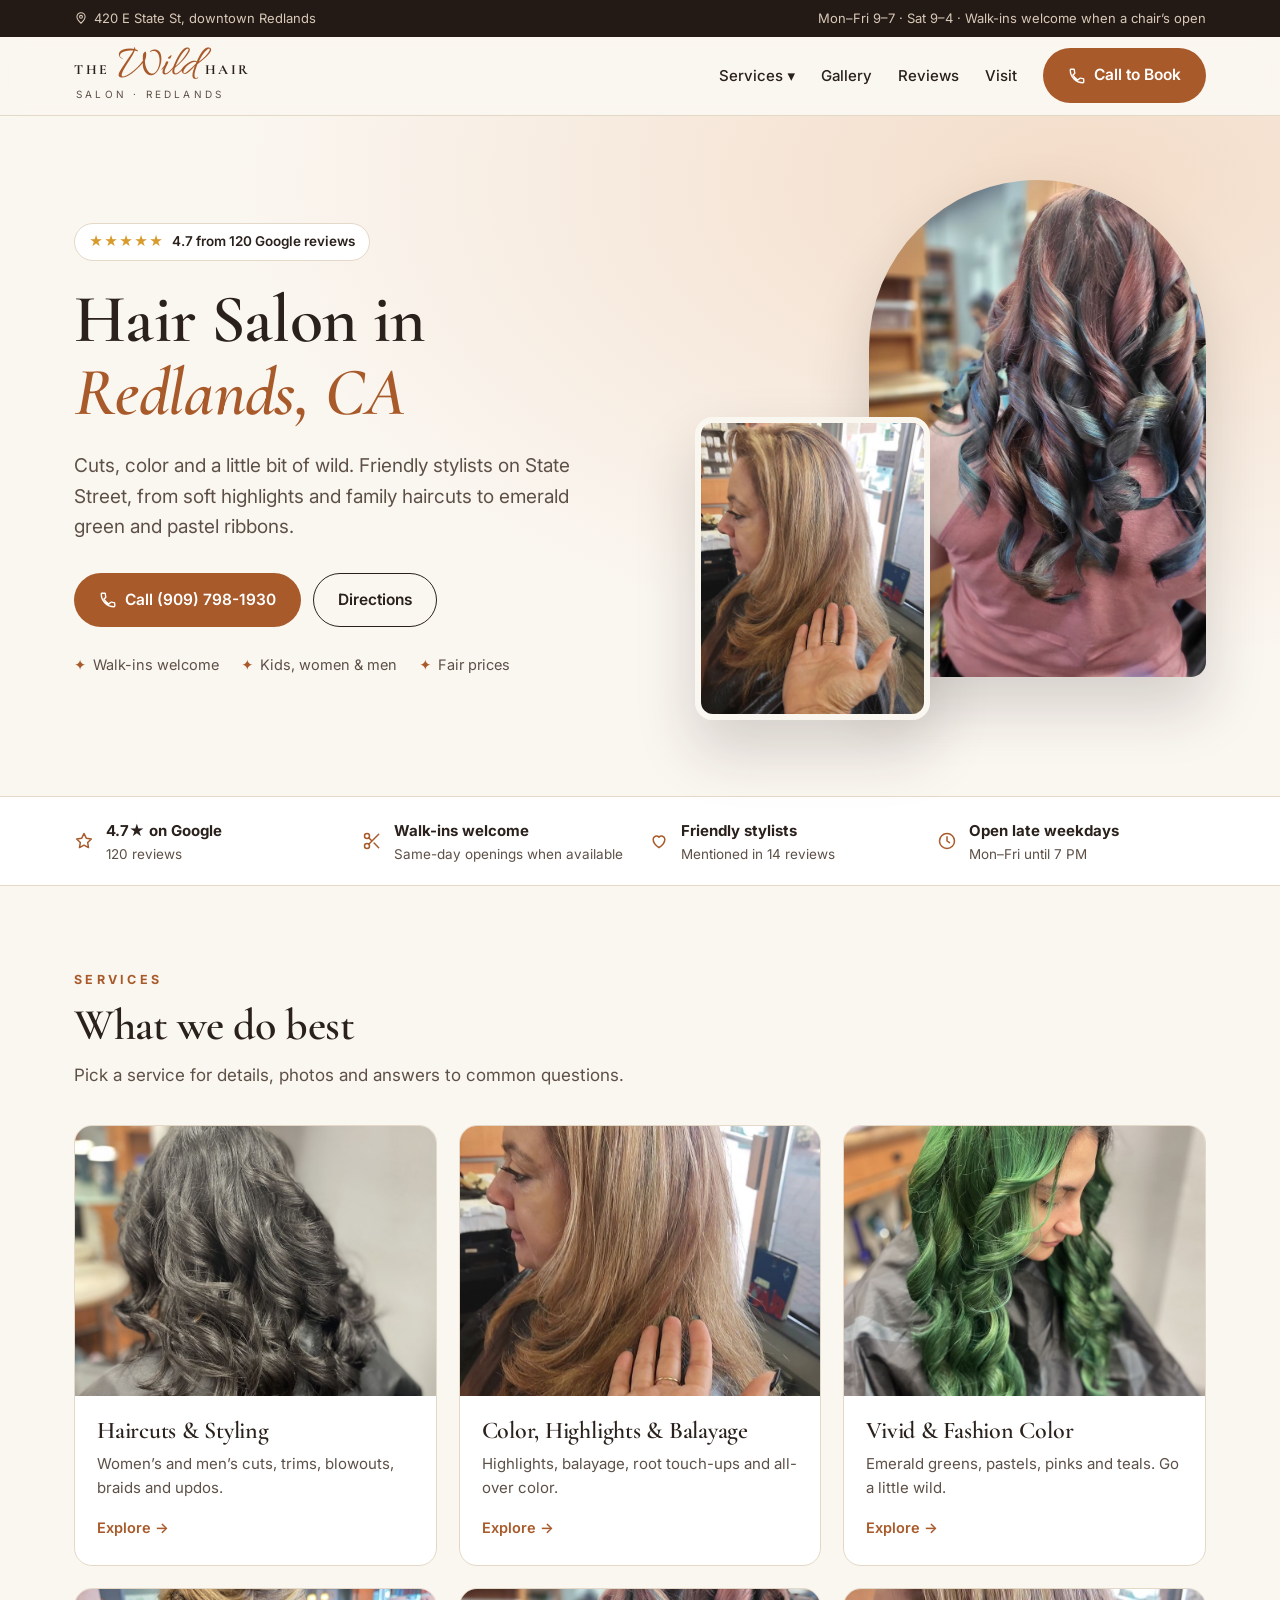
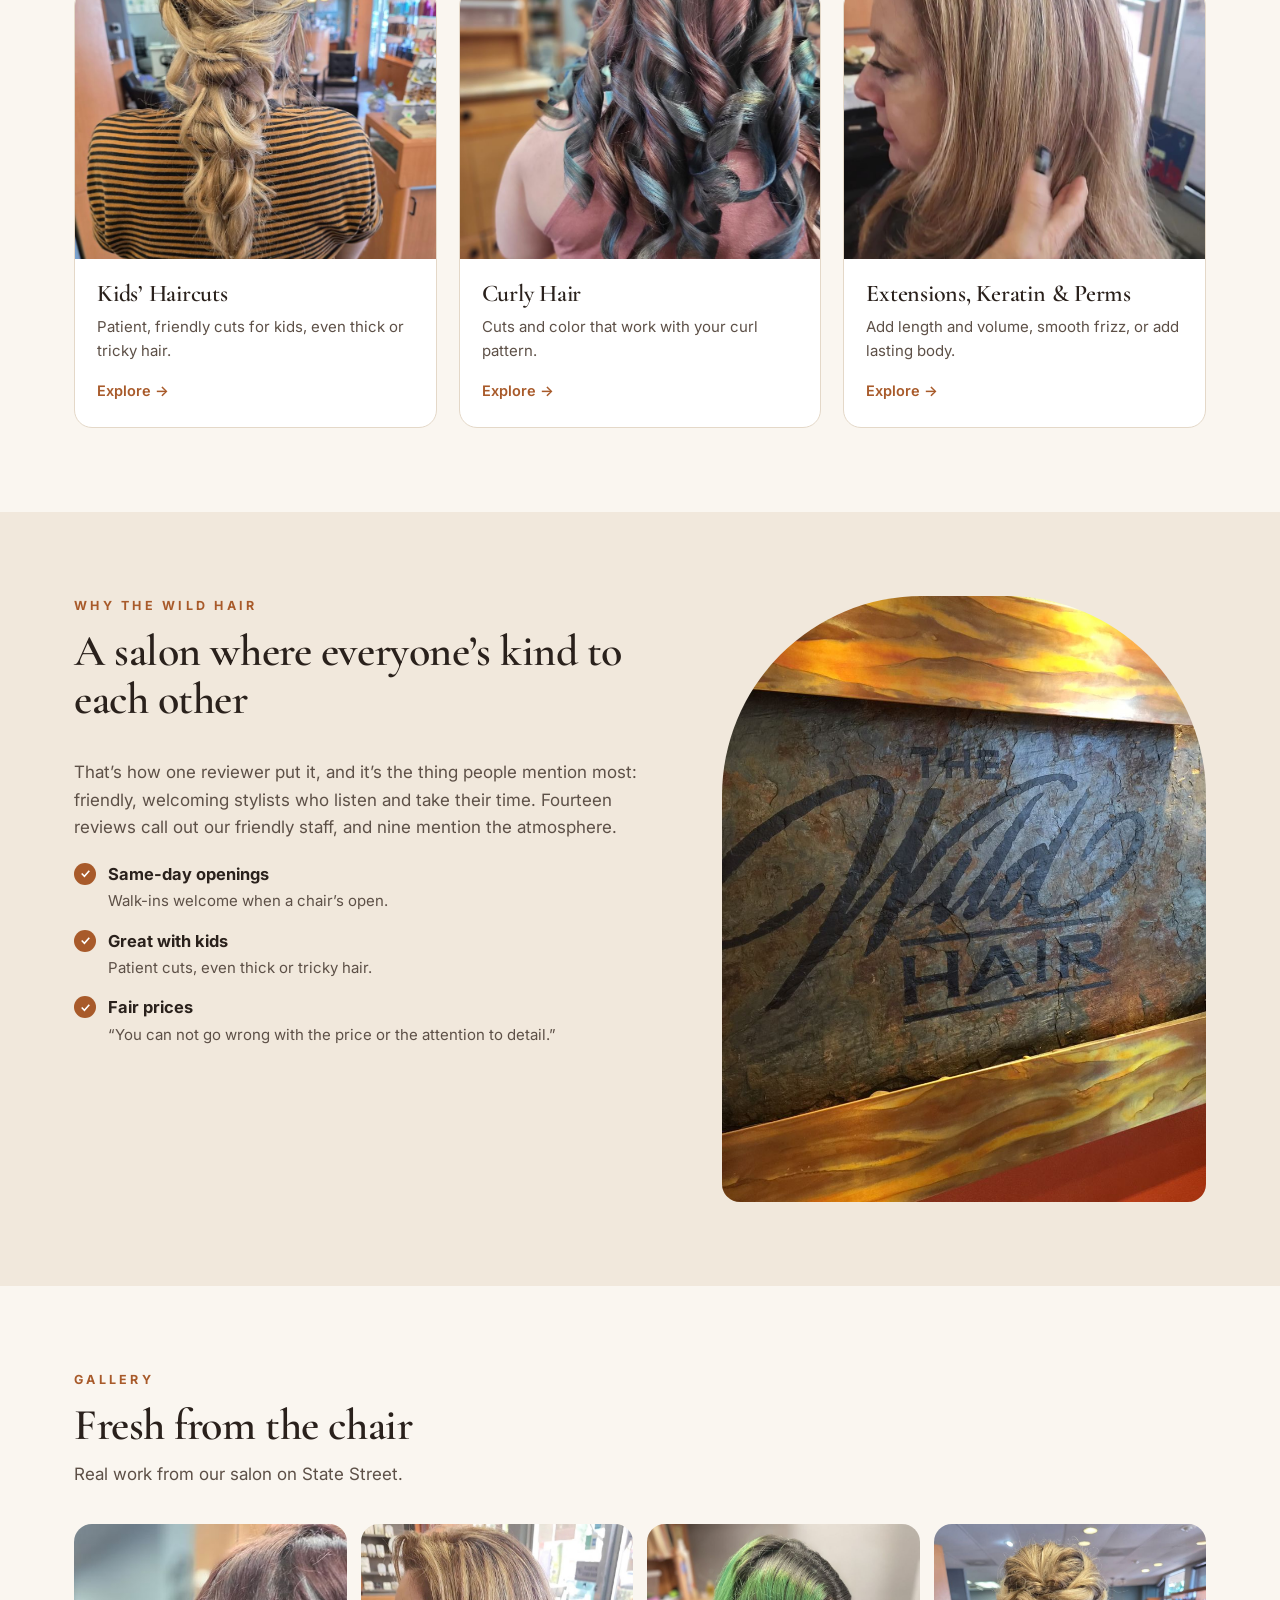
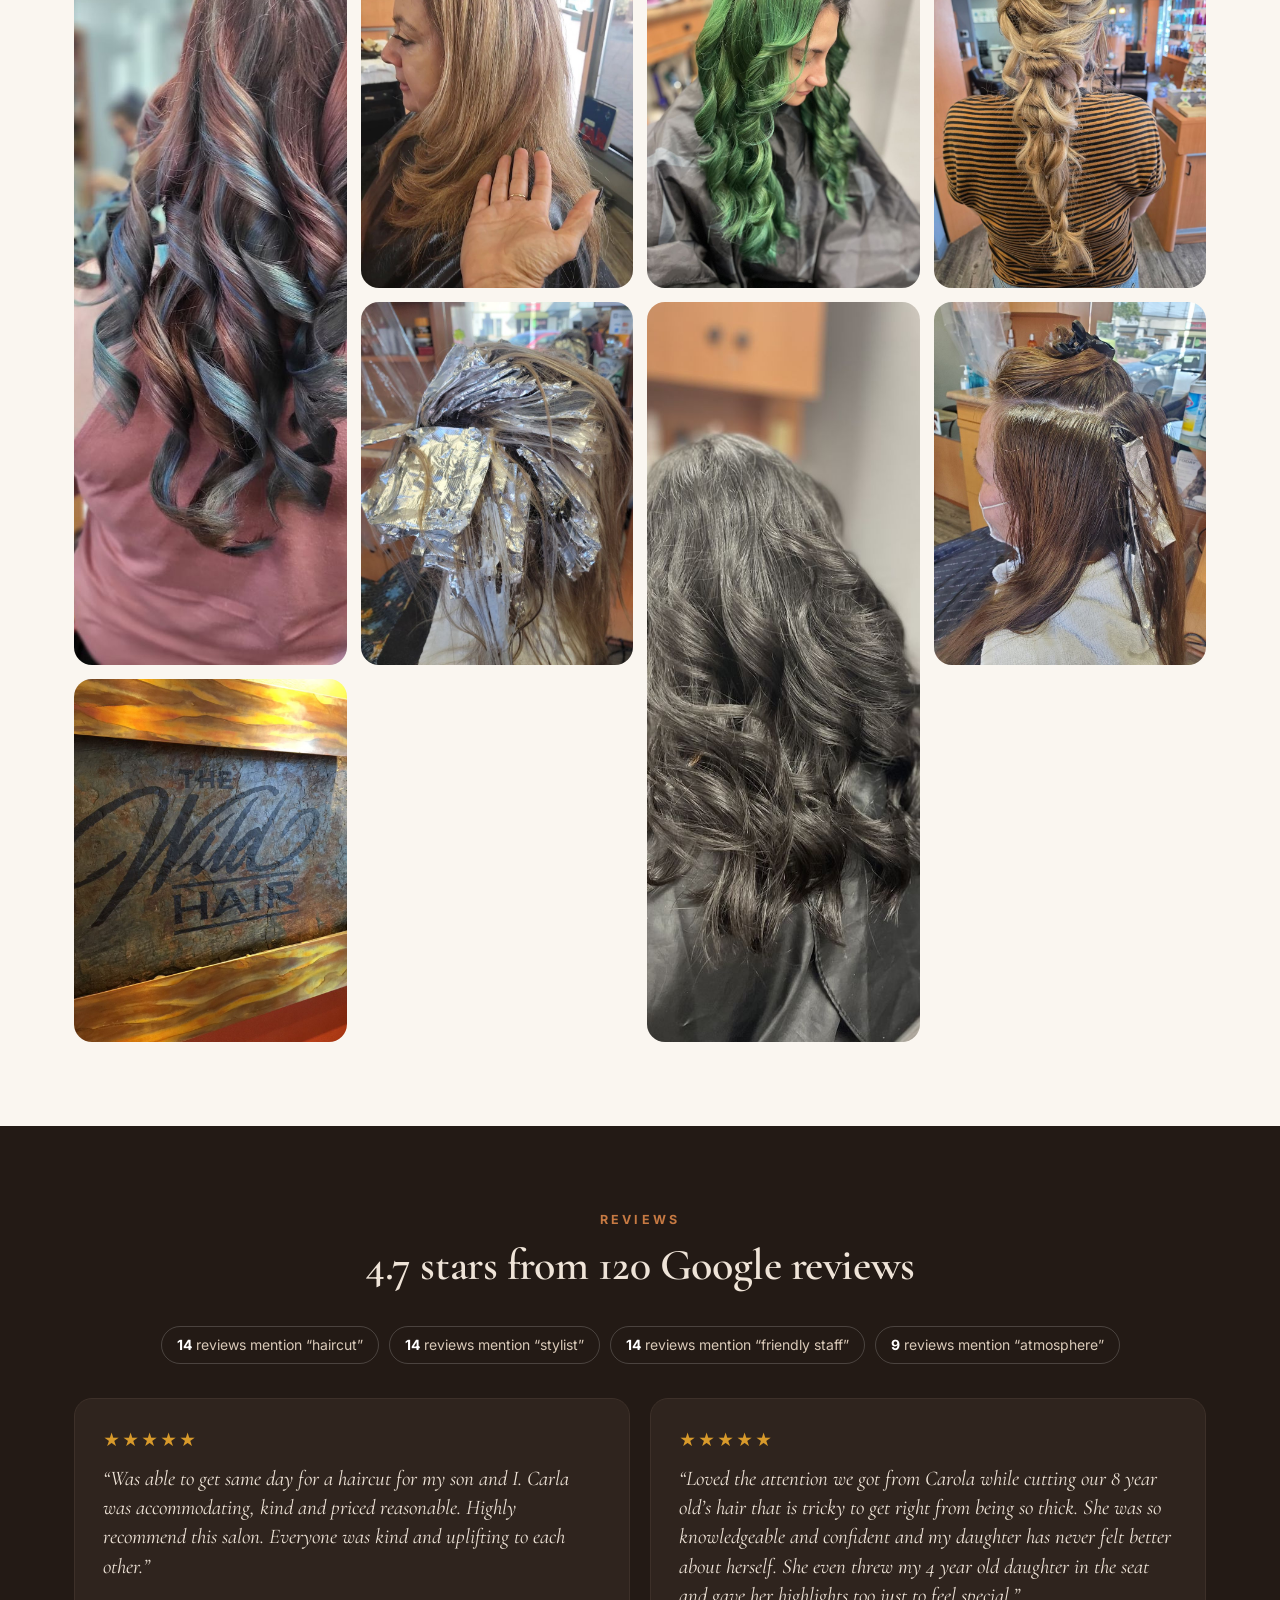
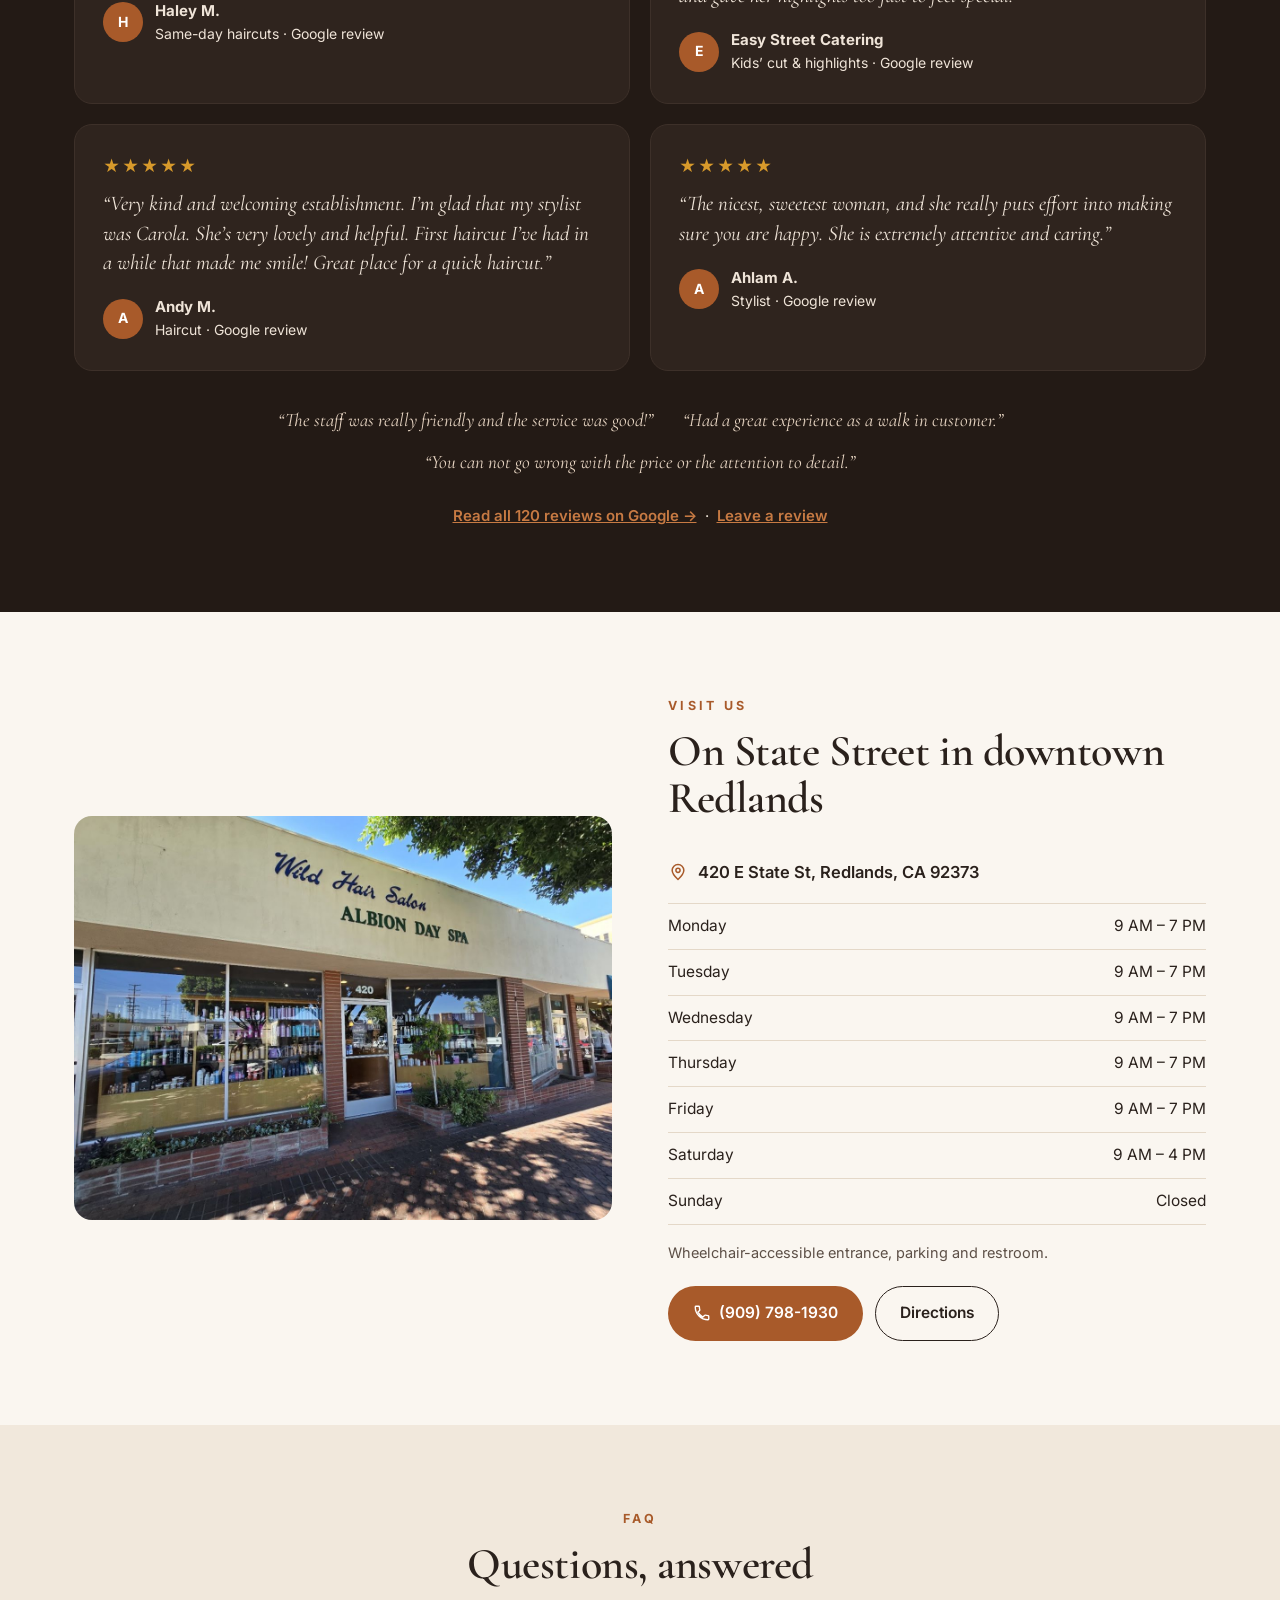
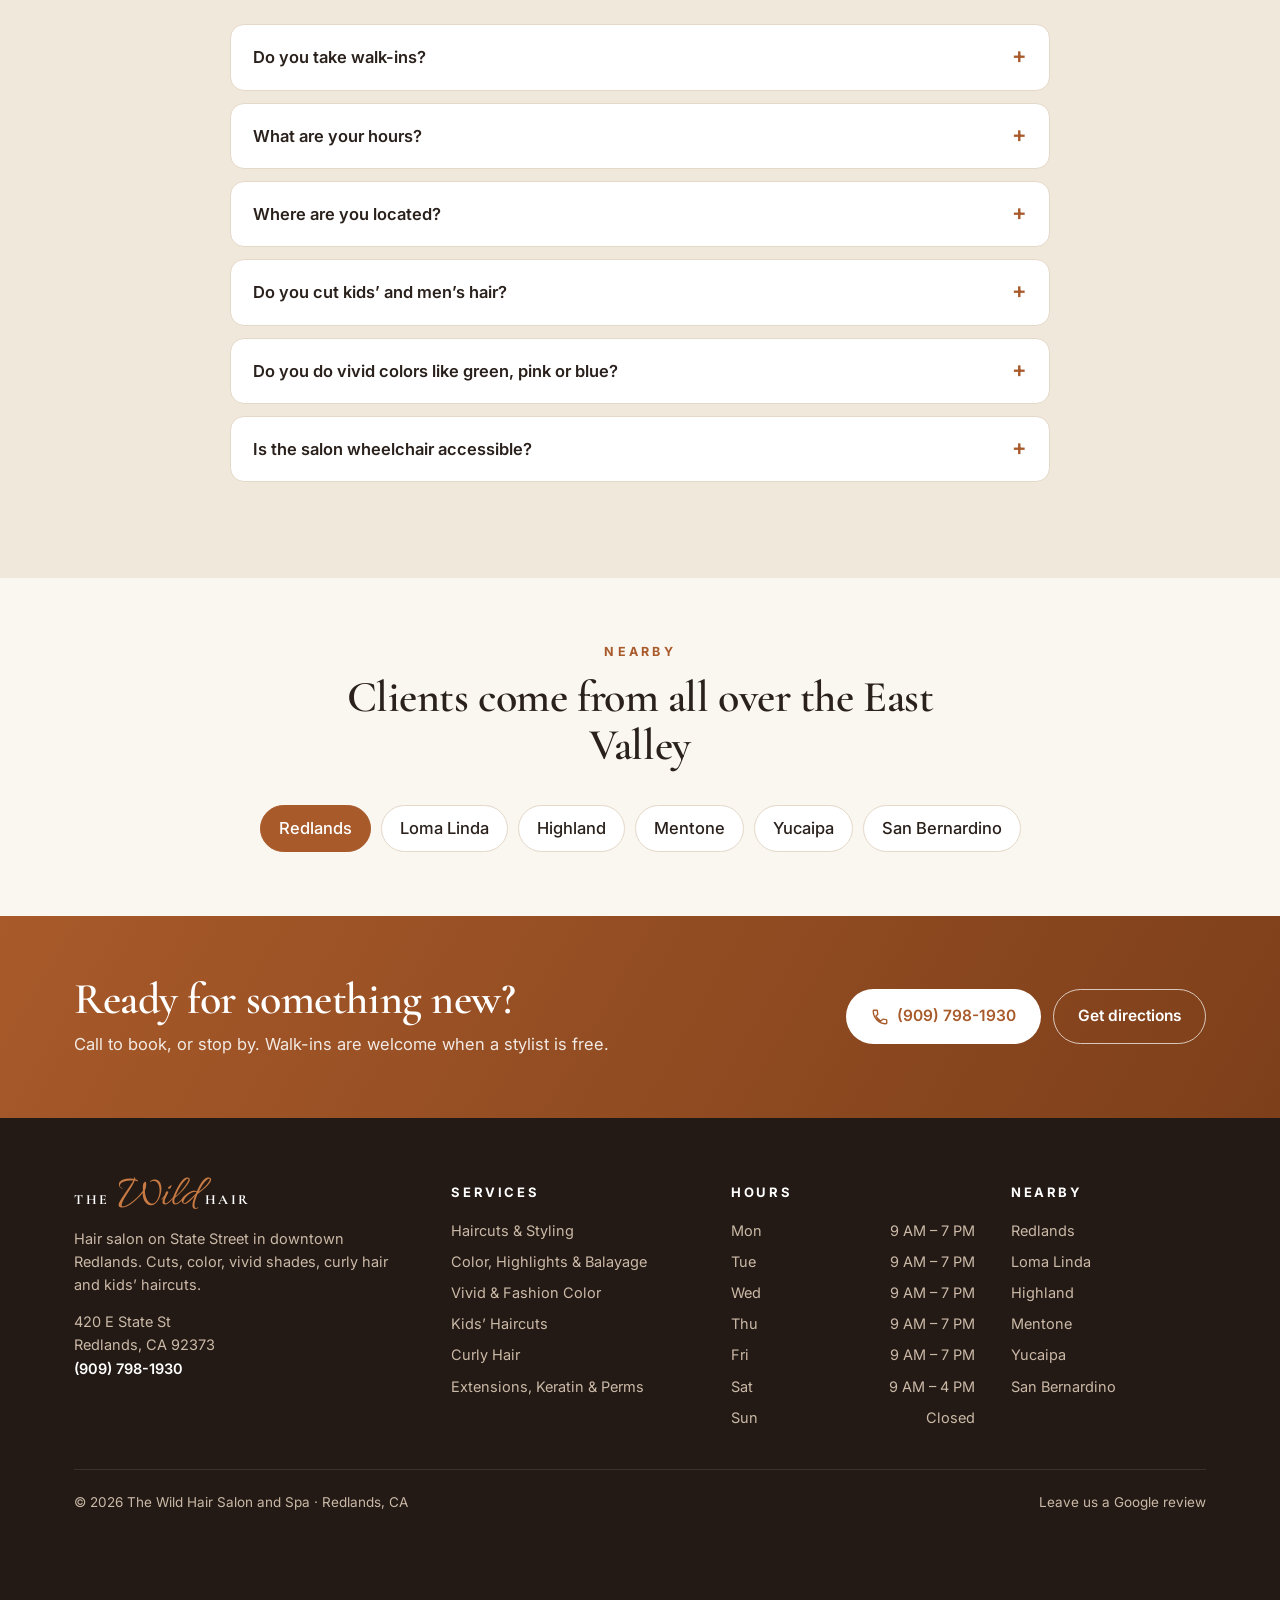
<file: index.html>
<!doctype html>
<html lang="en">
<head>
<meta charset="utf-8">
<meta name="robots" content="noindex, nofollow">
<meta name="viewport" content="width=device-width, initial-scale=1">
<title>Hair Salon in Redlands, CA | The Wild Hair Salon and Spa on State Street · 4.7★</title>
<meta name="description" content="Hair salon on State Street in Redlands, CA: haircuts, color, highlights, balayage, vivid color, curly hair and kids’ cuts. Walk-ins welcome. 4.7★ from 120 reviews. Call (909) 798-1930.">
<link rel="canonical" href="https://www.thewildhairsalon.com/">
<meta property="og:title" content="Hair Salon in Redlands, CA | The Wild Hair Salon and Spa on State Street · 4.7★">
<meta property="og:description" content="Hair salon on State Street in Redlands, CA: haircuts, color, highlights, balayage, vivid color, curly hair and kids’ cuts. Walk-ins welcome. 4.7★ from 120 reviews. Call (909) 798-1930.">
<meta property="og:type" content="website">
<meta property="og:image" content="https://www.thewildhairsalon.com/assets/img/vivid-curls.jpg">
<link rel="preconnect" href="https://fonts.googleapis.com">
<link href="https://fonts.googleapis.com/css2?family=Allura&family=Cormorant+Garamond:ital,wght@0,500;0,600;0,700;1,500&family=Inter:wght@400;500;600;700&display=swap" rel="stylesheet">
<link rel="stylesheet" href="assets/styles.css">
<script type="application/ld+json">
{
 "@context": "https://schema.org",
 "@graph": [
  {
   "@type": [
    "HairSalon",
    "LocalBusiness"
   ],
   "@id": "https://www.thewildhairsalon.com/#business",
   "name": "The Wild Hair Salon and Spa",
   "url": "https://www.thewildhairsalon.com/",
   "telephone": "+1-909-798-1930",
   "priceRange": "$$",
   "image": "https://www.thewildhairsalon.com/assets/img/storefront.jpg",
   "address": {
    "@type": "PostalAddress",
    "streetAddress": "420 E State St",
    "addressLocality": "Redlands",
    "addressRegion": "CA",
    "postalCode": "92373",
    "addressCountry": "US"
   },
   "geo": {
    "@type": "GeoCoordinates",
    "latitude": 34.056265,
    "longitude": -117.177627
   },
   "openingHoursSpecification": [
    {
     "@type": "OpeningHoursSpecification",
     "dayOfWeek": [
      "Monday",
      "Tuesday",
      "Wednesday",
      "Thursday",
      "Friday"
     ],
     "opens": "09:00",
     "closes": "19:00"
    },
    {
     "@type": "OpeningHoursSpecification",
     "dayOfWeek": [
      "Saturday"
     ],
     "opens": "09:00",
     "closes": "16:00"
    }
   ],
   "aggregateRating": {
    "@type": "AggregateRating",
    "ratingValue": "4.7",
    "reviewCount": "120"
   },
   "areaServed": [
    "Redlands",
    "Loma Linda",
    "Highland",
    "Mentone",
    "Yucaipa",
    "San Bernardino"
   ],
   "hasMap": "https://www.google.com/maps/place/?q=place_id:ChIJ37isxguq3IAROJOuYRICI_0",
   "amenityFeature": [
    {
     "@type": "LocationFeatureSpecification",
     "name": "Wheelchair accessible",
     "value": true
    }
   ]
  },
  {
   "@type": "FAQPage",
   "mainEntity": [
    {
     "@type": "Question",
     "name": "Do you take walk-ins?",
     "acceptedAnswer": {
      "@type": "Answer",
      "text": "Yes, when a stylist is available. Customers often get in the same day. Call (909) 798-1930 to check."
     }
    },
    {
     "@type": "Question",
     "name": "What are your hours?",
     "acceptedAnswer": {
      "@type": "Answer",
      "text": "Monday–Friday 9 AM–7 PM and Saturday 9 AM–4 PM. Closed Sunday."
     }
    },
    {
     "@type": "Question",
     "name": "Where are you located?",
     "acceptedAnswer": {
      "@type": "Answer",
      "text": "420 E State St in downtown Redlands, CA 92373."
     }
    },
    {
     "@type": "Question",
     "name": "Do you cut kids’ and men’s hair?",
     "acceptedAnswer": {
      "@type": "Answer",
      "text": "Yes. We cut women’s, men’s and kids’ hair."
     }
    },
    {
     "@type": "Question",
     "name": "Do you do vivid colors like green, pink or blue?",
     "acceptedAnswer": {
      "@type": "Answer",
      "text": "Yes. Vivid and fashion color is one of our favorite things to do."
     }
    },
    {
     "@type": "Question",
     "name": "Is the salon wheelchair accessible?",
     "acceptedAnswer": {
      "@type": "Answer",
      "text": "Yes. We have a wheelchair-accessible entrance, parking and restroom."
     }
    }
   ]
  }
 ]
}
</script>
</head>
<body>
<div class="topbar"><div class="wrap">
  <span><svg width="14" height="14" viewBox="0 0 24 24" fill="none" stroke="currentColor" stroke-width="1.8" stroke-linecap="round" stroke-linejoin="round"><path d="M12 21s-7-6.2-7-11a7 7 0 0 1 14 0c0 4.8-7 11-7 11z"/><circle cx="12" cy="10" r="2.5"/></svg> 420 E State St, downtown Redlands</span>
  <span class="hide-sm">Mon–Fri 9–7 · Sat 9–4 · Walk-ins welcome when a chair’s open</span>
</div></div>
<header class="nav"><div class="wrap">
  <a href="" class="logo" aria-label="The Wild Hair Salon and Spa, home"><span class="lg"><span class="the">THE</span><span class="wild">Wild</span><span class="hair">HAIR</span></span><small>SALON · REDLANDS</small></a>
  <nav>
    <div class="dd"><button type="button" aria-haspopup="true">Services ▾</button><div class="dd-menu"><a href="services/haircuts/">Haircuts & Styling</a><a href="services/hair-color/">Color, Highlights & Balayage</a><a href="services/vivid-hair-color/">Vivid & Fashion Color</a><a href="services/kids-haircuts/">Kids’ Haircuts</a><a href="services/curly-hair/">Curly Hair</a><a href="services/extensions-keratin-perms/">Extensions, Keratin & Perms</a></div></div>
    <a href="#gallery">Gallery</a><a href="#reviews">Reviews</a><a href="#visit">Visit</a>
    <a href="tel:+19097981930" class="btn btn-copper"><svg width="18" height="18" viewBox="0 0 24 24" fill="none" stroke="currentColor" stroke-width="1.8" stroke-linecap="round" stroke-linejoin="round"><path d="M6.6 10.8a15.1 15.1 0 0 0 6.6 6.6l2.2-2.2a1 1 0 0 1 1-.25 11.4 11.4 0 0 0 3.6.57 1 1 0 0 1 1 1V20a1 1 0 0 1-1 1A17 17 0 0 1 3 4a1 1 0 0 1 1-1h3.5a1 1 0 0 1 1 1c0 1.25.2 2.45.57 3.57a1 1 0 0 1-.25 1z"/></svg> <span>Call to Book</span></a>
  </nav>
</div></header>

<section class="hero"><div class="wrap">
  <div class="htxt">
    
    <span class="badge"><span class="st">★★★★★</span> 4.7 from 120 Google reviews</span>
    <h1>Hair Salon in <em>Redlands, CA</em></h1>
    <p class="lead">Cuts, color and a little bit of wild. Friendly stylists on State Street, from soft highlights and family haircuts to emerald green and pastel ribbons.</p>
    <div class="ctas">
      <a href="tel:+19097981930" class="btn btn-copper"><svg width="18" height="18" viewBox="0 0 24 24" fill="none" stroke="currentColor" stroke-width="1.8" stroke-linecap="round" stroke-linejoin="round"><path d="M6.6 10.8a15.1 15.1 0 0 0 6.6 6.6l2.2-2.2a1 1 0 0 1 1-.25 11.4 11.4 0 0 0 3.6.57 1 1 0 0 1 1 1V20a1 1 0 0 1-1 1A17 17 0 0 1 3 4a1 1 0 0 1 1-1h3.5a1 1 0 0 1 1 1c0 1.25.2 2.45.57 3.57a1 1 0 0 1-.25 1z"/></svg> Call (909) 798-1930</a>
      <a href="https://www.google.com/maps/dir/?api=1&destination=The+Wild+Hair+Salon+and+Spa%2C+420+E+State+St%2C+Redlands%2C+CA+92373" class="btn btn-out" target="_blank" rel="noopener">Directions</a>
    </div>
    <ul class="checks"><li>Walk-ins welcome</li><li>Kids, women &amp; men</li><li>Fair prices</li></ul>
  </div>
  <div class="hpics">
    <img class="p1" src="assets/img/vivid-curls.jpg" alt="Hair by The Wild Hair Salon in Redlands" fetchpriority="high">
    <img class="p2" src="assets/img/highlights-finish.jpg" alt="Hair by The Wild Hair Salon in Redlands">
  </div>
</div></section>

<div class="trust"><div class="wrap">
  <div><svg width="20" height="20" viewBox="0 0 24 24" fill="none" stroke="currentColor" stroke-width="1.8" stroke-linecap="round" stroke-linejoin="round"><path d="M12 3l2.7 5.6 6.1.9-4.4 4.3 1 6.1L12 17l-5.4 2.9 1-6.1-4.4-4.3 6.1-.9z"/></svg><span><b>4.7★ on Google</b><span>120 reviews</span></span></div>
  <div><svg width="20" height="20" viewBox="0 0 24 24" fill="none" stroke="currentColor" stroke-width="1.8" stroke-linecap="round" stroke-linejoin="round"><circle cx="6" cy="6" r="3"/><circle cx="6" cy="18" r="3"/><path d="M20 4 8.1 15.9M14.5 14.5 20 20M8.1 8.1 12 12"/></svg><span><b>Walk-ins welcome</b><span>Same-day openings when available</span></span></div>
  <div><svg width="20" height="20" viewBox="0 0 24 24" fill="none" stroke="currentColor" stroke-width="1.8" stroke-linecap="round" stroke-linejoin="round"><path d="M12 20s-7-4.4-7-10a4 4 0 0 1 7-2.6A4 4 0 0 1 19 10c0 5.6-7 10-7 10z"/></svg><span><b>Friendly stylists</b><span>Mentioned in 14 reviews</span></span></div>
  <div><svg width="20" height="20" viewBox="0 0 24 24" fill="none" stroke="currentColor" stroke-width="1.8" stroke-linecap="round" stroke-linejoin="round"><circle cx="12" cy="12" r="9"/><path d="M12 7v5l3 2"/></svg><span><b>Open late weekdays</b><span>Mon–Fri until 7 PM</span></span></div>
</div></div>

<section id="services"><div class="wrap">
  <div class="sh"><small>Services</small><h2>What we do best</h2><p>Pick a service for details, photos and answers to common questions.</p></div>
  <div class="svc">
    <a href="services/haircuts/" class="card"><div class="im"><img src="assets/img/dark-waves.jpg" alt="" loading="lazy"></div><div class="bd"><h3>Haircuts & Styling</h3><p>Women’s and men’s cuts, trims, blowouts, braids and updos.</p><span class="go">Explore →</span></div></a>
    <a href="services/hair-color/" class="card"><div class="im"><img src="assets/img/highlights-finish.jpg" alt="" loading="lazy"></div><div class="bd"><h3>Color, Highlights & Balayage</h3><p>Highlights, balayage, root touch-ups and all-over color.</p><span class="go">Explore →</span></div></a>
    <a href="services/vivid-hair-color/" class="card"><div class="im"><img src="assets/img/green-vivid.jpg" alt="" loading="lazy"></div><div class="bd"><h3>Vivid & Fashion Color</h3><p>Emerald greens, pastels, pinks and teals. Go a little wild.</p><span class="go">Explore →</span></div></a>
    <a href="services/kids-haircuts/" class="card"><div class="im"><img src="assets/img/braided-style.jpg" alt="" loading="lazy"></div><div class="bd"><h3>Kids’ Haircuts</h3><p>Patient, friendly cuts for kids, even thick or tricky hair.</p><span class="go">Explore →</span></div></a>
    <a href="services/curly-hair/" class="card"><div class="im"><img src="assets/img/vivid-curls.jpg" alt="" loading="lazy"></div><div class="bd"><h3>Curly Hair</h3><p>Cuts and color that work with your curl pattern.</p><span class="go">Explore →</span></div></a>
    <a href="services/extensions-keratin-perms/" class="card"><div class="im"><img src="assets/img/highlights-side.jpg" alt="" loading="lazy"></div><div class="bd"><h3>Extensions, Keratin & Perms</h3><p>Add length and volume, smooth frizz, or add lasting body.</p><span class="go">Explore →</span></div></a>
  </div>
</div></section>

<section class="alt"><div class="wrap split">
  <div class="prose">
    <div class="sh"><small>Why The Wild Hair</small><h2>A salon where everyone’s kind to each other</h2></div>
    <p>That’s how one reviewer put it, and it’s the thing people mention most: friendly, welcoming stylists who listen and take their time. Fourteen reviews call out our friendly staff, and nine mention the atmosphere.</p>
    <ul class="ticks">
      <li><div><b>Same-day openings</b><span>Walk-ins welcome when a chair’s open.</span></div></li>
      <li><div><b>Great with kids</b><span>Patient cuts, even thick or tricky hair.</span></div></li>
      <li><div><b>Fair prices</b><span>“You can not go wrong with the price or the attention to detail.”</span></div></li>
    </ul>
  </div>
  <figure class="ph sign"><img src="assets/img/logo-sign.jpg" alt="The Wild Hair copper logo sign inside the salon" loading="lazy"></figure>
</div></section>

<section id="gallery"><div class="wrap">
  <div class="sh"><small>Gallery</small><h2>Fresh from the chair</h2><p>Real work from our salon on State Street.</p></div>
  <div class="gallery"><figure class="ph g"><img src="assets/img/vivid-curls.jpg" alt="Rose and teal vivid color on long curls" loading="lazy"></figure><figure class="ph g"><img src="assets/img/highlights-finish.jpg" alt="Warm blonde highlights, finished and styled" loading="lazy"></figure><figure class="ph g"><img src="assets/img/green-vivid.jpg" alt="Emerald green vivid color with soft waves" loading="lazy"></figure><figure class="ph g"><img src="assets/img/braided-style.jpg" alt="Textured braided style on blonde hair" loading="lazy"></figure><figure class="ph g"><img src="assets/img/foils.jpg" alt="Foil highlights in progress" loading="lazy"></figure><figure class="ph g"><img src="assets/img/dark-waves.jpg" alt="Glossy dark brunette waves" loading="lazy"></figure><figure class="ph g"><img src="assets/img/root-color.jpg" alt="Root color and foils in progress" loading="lazy"></figure><figure class="ph g"><img src="assets/img/logo-sign.jpg" alt="The Wild Hair copper logo sign inside the salon" loading="lazy"></figure></div>
</div></section>

<section class="dark" id="reviews"><div class="wrap">
  <div class="sh c"><small>Reviews</small><h2>4.7 stars from 120 Google reviews</h2></div>
  <div class="topics"><span><b>14</b> reviews mention “haircut”</span><span><b>14</b> reviews mention “stylist”</span><span><b>14</b> reviews mention “friendly staff”</span><span><b>9</b> reviews mention “atmosphere”</span></div>
  <div class="rev">
    <figure class="quote">
      <div class="stars">★★★★★</div>
      <blockquote>“Was able to get same day for a haircut for my son and I. Carla was accommodating, kind and priced reasonable. Highly recommend this salon. Everyone was kind and uplifting to each other.”</blockquote>
      <figcaption><span class="av">H</span><span><b>Haley M.</b>Same-day haircuts · Google review</span></figcaption>
    </figure>
    <figure class="quote">
      <div class="stars">★★★★★</div>
      <blockquote>“Loved the attention we got from Carola while cutting our 8 year old’s hair that is tricky to get right from being so thick. She was so knowledgeable and confident and my daughter has never felt better about herself. She even threw my 4 year old daughter in the seat and gave her highlights too just to feel special.”</blockquote>
      <figcaption><span class="av">E</span><span><b>Easy Street Catering</b>Kids’ cut &amp; highlights · Google review</span></figcaption>
    </figure>
    <figure class="quote">
      <div class="stars">★★★★★</div>
      <blockquote>“Very kind and welcoming establishment. I’m glad that my stylist was Carola. She’s very lovely and helpful. First haircut I’ve had in a while that made me smile! Great place for a quick haircut.”</blockquote>
      <figcaption><span class="av">A</span><span><b>Andy M.</b>Haircut · Google review</span></figcaption>
    </figure>
    <figure class="quote">
      <div class="stars">★★★★★</div>
      <blockquote>“The nicest, sweetest woman, and she really puts effort into making sure you are happy. She is extremely attentive and caring.”</blockquote>
      <figcaption><span class="av">A</span><span><b>Ahlam A.</b>Stylist · Google review</span></figcaption>
    </figure>
  </div>
  <ul class="snips"><li>“The staff was really friendly and the service was good!”</li><li>“Had a great experience as a walk in customer.”</li><li>“You can not go wrong with the price or the attention to detail.”</li></ul>
  <p class="more"><a href="https://www.google.com/maps/place/?q=place_id:ChIJ37isxguq3IAROJOuYRICI_0" target="_blank" rel="noopener">Read all 120 reviews on Google →</a> &nbsp;·&nbsp; <a href="https://search.google.com/local/writereview?placeid=ChIJ37isxguq3IAROJOuYRICI_0" target="_blank" rel="noopener">Leave a review</a></p>
</div></section>

<section id="visit"><div class="wrap visit">
  <figure class="ph store"><img src="assets/img/storefront.jpg" alt="The Wild Hair Salon storefront at 420 E State St in Redlands" loading="lazy"></figure>
  <div>
    <div class="sh"><small>Visit us</small><h2>On State Street in downtown Redlands</h2></div>
    <p class="addr"><svg width="20" height="20" viewBox="0 0 24 24" fill="none" stroke="currentColor" stroke-width="1.8" stroke-linecap="round" stroke-linejoin="round"><path d="M12 21s-7-6.2-7-11a7 7 0 0 1 14 0c0 4.8-7 11-7 11z"/><circle cx="12" cy="10" r="2.5"/></svg> <span>420 E State St, Redlands, CA 92373</span></p>
    <ul class="hours"><li><span>Monday</span><span>9 AM – 7 PM</span></li><li><span>Tuesday</span><span>9 AM – 7 PM</span></li><li><span>Wednesday</span><span>9 AM – 7 PM</span></li><li><span>Thursday</span><span>9 AM – 7 PM</span></li><li><span>Friday</span><span>9 AM – 7 PM</span></li><li><span>Saturday</span><span>9 AM – 4 PM</span></li><li><span>Sunday</span><span>Closed</span></li></ul>
    <p class="note">Wheelchair-accessible entrance, parking and restroom.</p>
    <div class="ctas"><a href="tel:+19097981930" class="btn btn-copper"><svg width="18" height="18" viewBox="0 0 24 24" fill="none" stroke="currentColor" stroke-width="1.8" stroke-linecap="round" stroke-linejoin="round"><path d="M6.6 10.8a15.1 15.1 0 0 0 6.6 6.6l2.2-2.2a1 1 0 0 1 1-.25 11.4 11.4 0 0 0 3.6.57 1 1 0 0 1 1 1V20a1 1 0 0 1-1 1A17 17 0 0 1 3 4a1 1 0 0 1 1-1h3.5a1 1 0 0 1 1 1c0 1.25.2 2.45.57 3.57a1 1 0 0 1-.25 1z"/></svg> (909) 798-1930</a><a href="https://www.google.com/maps/dir/?api=1&destination=The+Wild+Hair+Salon+and+Spa%2C+420+E+State+St%2C+Redlands%2C+CA+92373" class="btn btn-out" target="_blank" rel="noopener">Directions</a></div>
  </div>
</div></section>

<section class="alt" id="faq"><div class="wrap">
  <div class="sh c"><small>FAQ</small><h2>Questions, answered</h2></div>
  <div class="faq"><details><summary>Do you take walk-ins?</summary><p>Yes, when a stylist is available. Customers often get in the same day. Call (909) 798-1930 to check.</p></details>
<details><summary>What are your hours?</summary><p>Monday–Friday 9 AM–7 PM and Saturday 9 AM–4 PM. Closed Sunday.</p></details>
<details><summary>Where are you located?</summary><p>420 E State St in downtown Redlands, CA 92373.</p></details>
<details><summary>Do you cut kids’ and men’s hair?</summary><p>Yes. We cut women’s, men’s and kids’ hair.</p></details>
<details><summary>Do you do vivid colors like green, pink or blue?</summary><p>Yes. Vivid and fashion color is one of our favorite things to do.</p></details>
<details><summary>Is the salon wheelchair accessible?</summary><p>Yes. We have a wheelchair-accessible entrance, parking and restroom.</p></details></div>
</div></section>

<section id="areas" class="areas"><div class="wrap">
  <div class="sh c"><small>Nearby</small><h2>Clients come from all over the East Valley</h2></div>
  <div class="towns"><span>Redlands</span><a href="areas/loma-linda/">Loma Linda</a><a href="areas/highland/">Highland</a><a href="areas/mentone/">Mentone</a><a href="areas/yucaipa/">Yucaipa</a><a href="areas/san-bernardino/">San Bernardino</a></div>
</div></section>

<section class="cta"><div class="wrap">
  <div><h2>Ready for something new?</h2><p>Call to book, or stop by. Walk-ins are welcome when a stylist is free.</p></div>
  <div class="ctas"><a href="tel:+19097981930" class="btn btn-light"><svg width="18" height="18" viewBox="0 0 24 24" fill="none" stroke="currentColor" stroke-width="1.8" stroke-linecap="round" stroke-linejoin="round"><path d="M6.6 10.8a15.1 15.1 0 0 0 6.6 6.6l2.2-2.2a1 1 0 0 1 1-.25 11.4 11.4 0 0 0 3.6.57 1 1 0 0 1 1 1V20a1 1 0 0 1-1 1A17 17 0 0 1 3 4a1 1 0 0 1 1-1h3.5a1 1 0 0 1 1 1c0 1.25.2 2.45.57 3.57a1 1 0 0 1-.25 1z"/></svg> (909) 798-1930</a><a href="https://www.google.com/maps/dir/?api=1&destination=The+Wild+Hair+Salon+and+Spa%2C+420+E+State+St%2C+Redlands%2C+CA+92373" class="btn btn-line" target="_blank" rel="noopener">Get directions</a></div>
</div></section>

<footer><div class="wrap">
  <div class="fcols">
    <div>
      <a href="" class="logo light"><span class="lg"><span class="the">THE</span><span class="wild">Wild</span><span class="hair">HAIR</span></span></a>
      <p>Hair salon on State Street in downtown Redlands. Cuts, color, vivid shades, curly hair and kids’ haircuts.</p>
      <p class="addr">420 E State St<br>Redlands, CA 92373<br><a href="tel:+19097981930">(909) 798-1930</a></p>
    </div>
    <div><h4>Services</h4><ul><li><a href="services/haircuts/">Haircuts & Styling</a></li><li><a href="services/hair-color/">Color, Highlights & Balayage</a></li><li><a href="services/vivid-hair-color/">Vivid & Fashion Color</a></li><li><a href="services/kids-haircuts/">Kids’ Haircuts</a></li><li><a href="services/curly-hair/">Curly Hair</a></li><li><a href="services/extensions-keratin-perms/">Extensions, Keratin & Perms</a></li></ul></div>
    <div><h4>Hours</h4><ul class="hrs"><li><span>Mon</span><span>9 AM – 7 PM</span></li><li><span>Tue</span><span>9 AM – 7 PM</span></li><li><span>Wed</span><span>9 AM – 7 PM</span></li><li><span>Thu</span><span>9 AM – 7 PM</span></li><li><span>Fri</span><span>9 AM – 7 PM</span></li><li><span>Sat</span><span>9 AM – 4 PM</span></li><li><span>Sun</span><span>Closed</span></li></ul></div>
    <div><h4>Nearby</h4><ul><li><a href="">Redlands</a></li><li><a href="areas/loma-linda/">Loma Linda</a></li><li><a href="areas/highland/">Highland</a></li><li><a href="areas/mentone/">Mentone</a></li><li><a href="areas/yucaipa/">Yucaipa</a></li><li><a href="areas/san-bernardino/">San Bernardino</a></li></ul></div>
  </div>
  <div class="fbot"><span>© <span class="yr"></span> The Wild Hair Salon and Spa · Redlands, CA</span><span><a href="https://search.google.com/local/writereview?placeid=ChIJ37isxguq3IAROJOuYRICI_0" target="_blank" rel="noopener">Leave us a Google review</a></span></div>
</div></footer>

<div class="mbar"><a href="tel:+19097981930" class="btn btn-copper"><svg width="18" height="18" viewBox="0 0 24 24" fill="none" stroke="currentColor" stroke-width="1.8" stroke-linecap="round" stroke-linejoin="round"><path d="M6.6 10.8a15.1 15.1 0 0 0 6.6 6.6l2.2-2.2a1 1 0 0 1 1-.25 11.4 11.4 0 0 0 3.6.57 1 1 0 0 1 1 1V20a1 1 0 0 1-1 1A17 17 0 0 1 3 4a1 1 0 0 1 1-1h3.5a1 1 0 0 1 1 1c0 1.25.2 2.45.57 3.57a1 1 0 0 1-.25 1z"/></svg> Call</a><a href="https://www.google.com/maps/dir/?api=1&destination=The+Wild+Hair+Salon+and+Spa%2C+420+E+State+St%2C+Redlands%2C+CA+92373" class="btn btn-ghost" target="_blank" rel="noopener"><svg width="18" height="18" viewBox="0 0 24 24" fill="none" stroke="currentColor" stroke-width="1.8" stroke-linecap="round" stroke-linejoin="round"><path d="M12 21s-7-6.2-7-11a7 7 0 0 1 14 0c0 4.8-7 11-7 11z"/><circle cx="12" cy="10" r="2.5"/></svg> Directions</a></div>
<script>document.querySelectorAll(".yr").forEach(e=>e.textContent=new Date().getFullYear())</script>
</body>
</html>
</file>
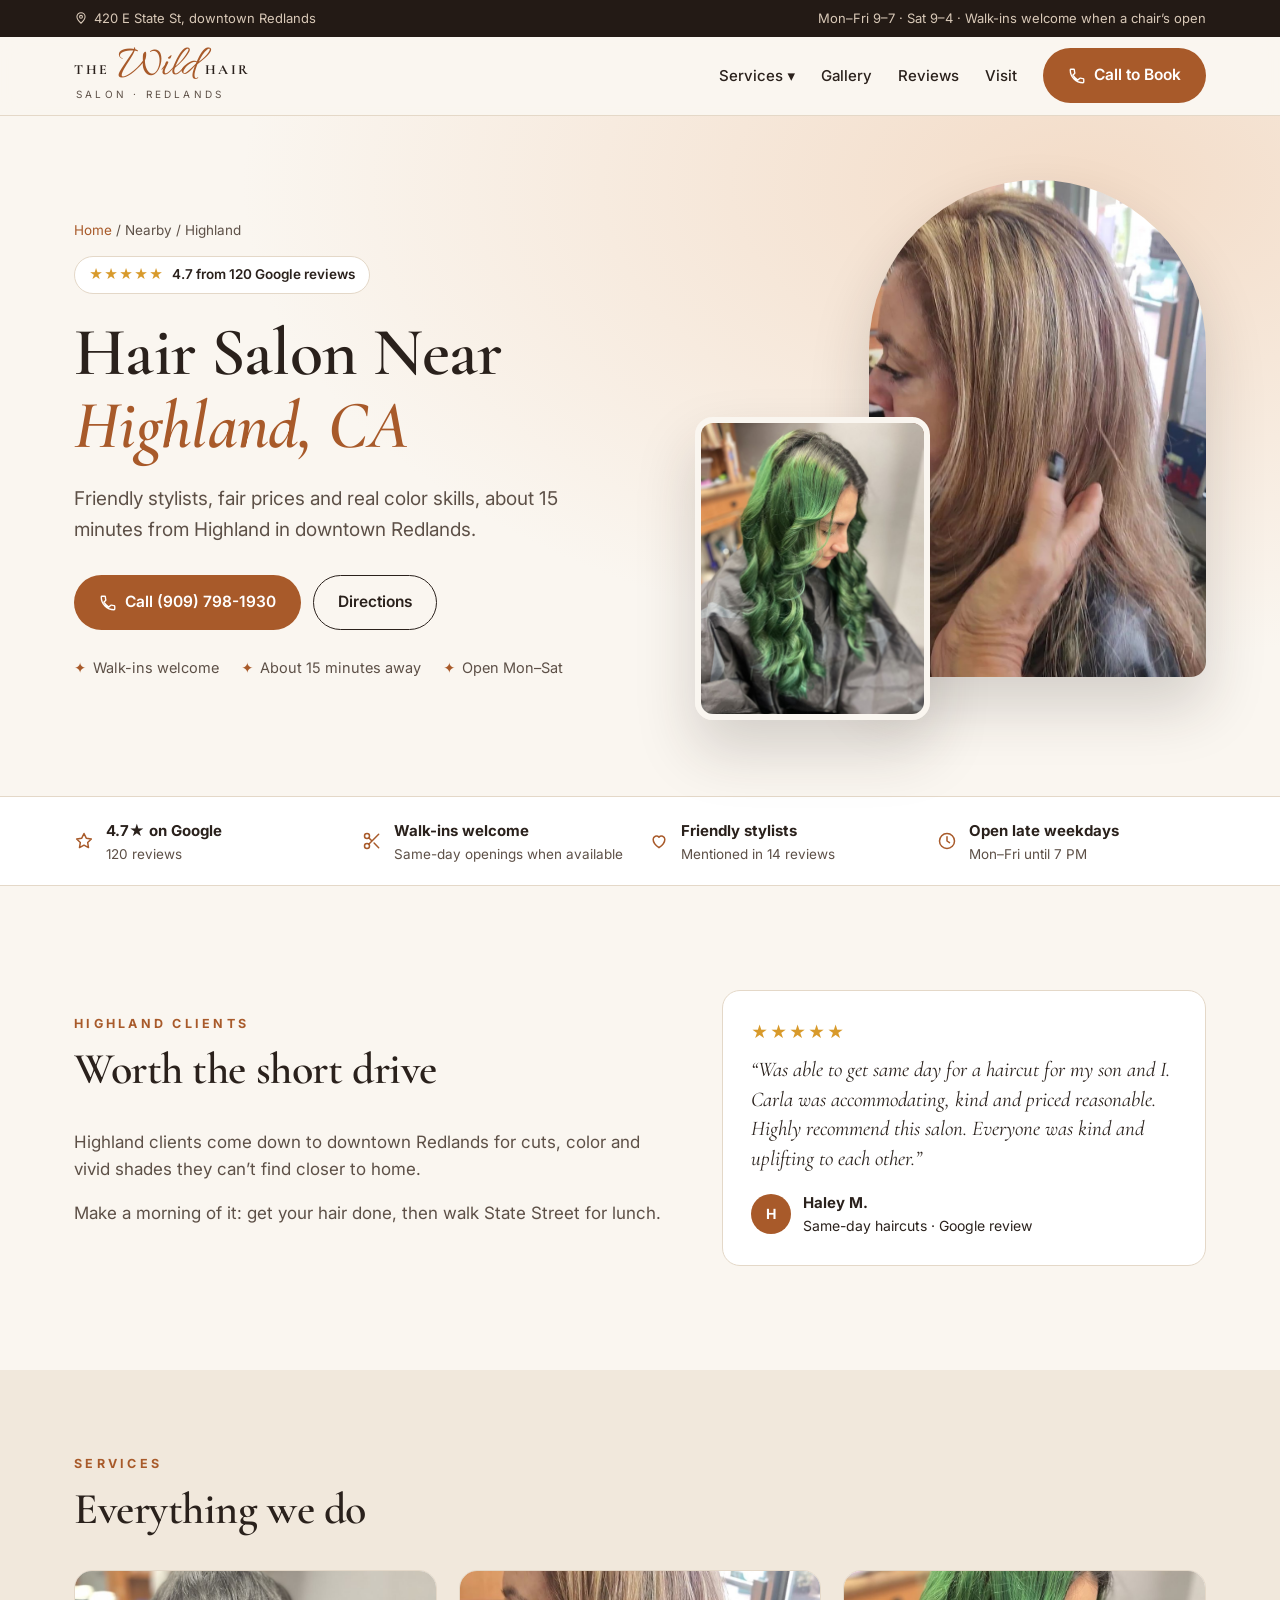
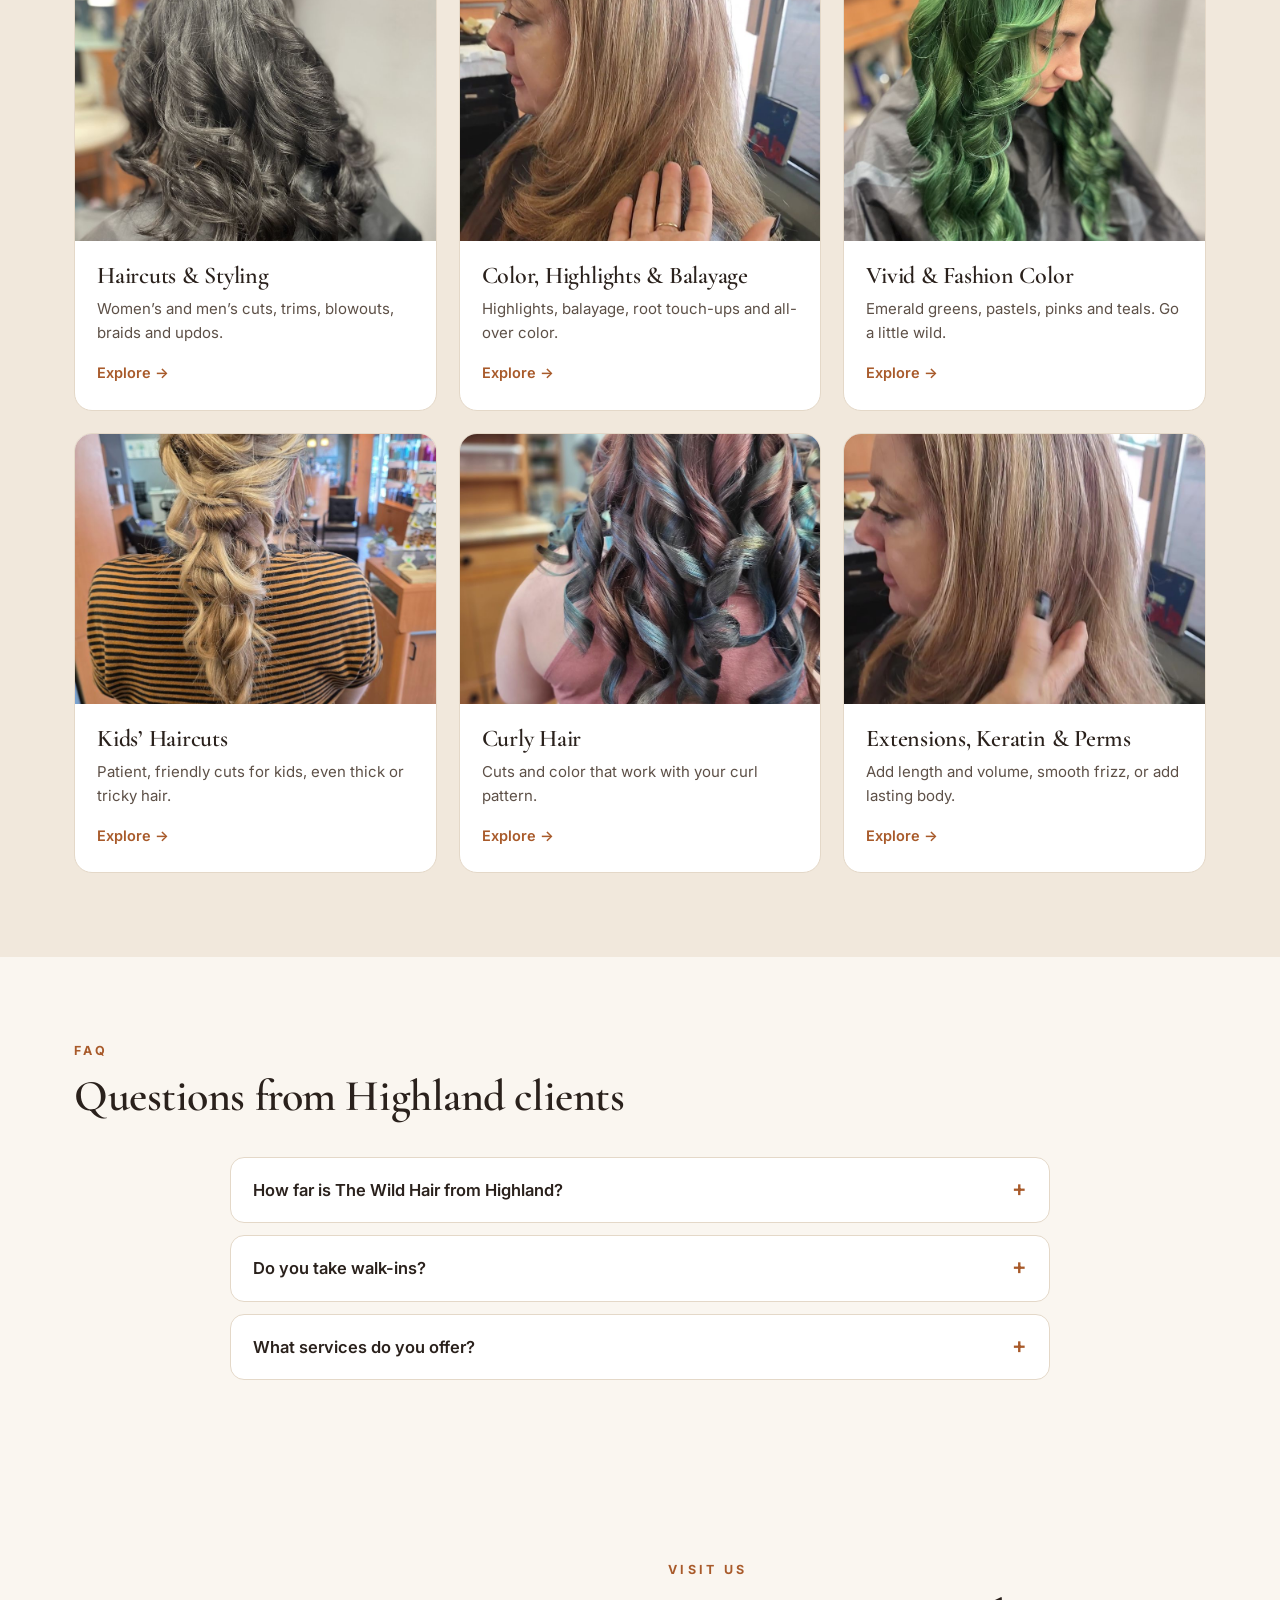
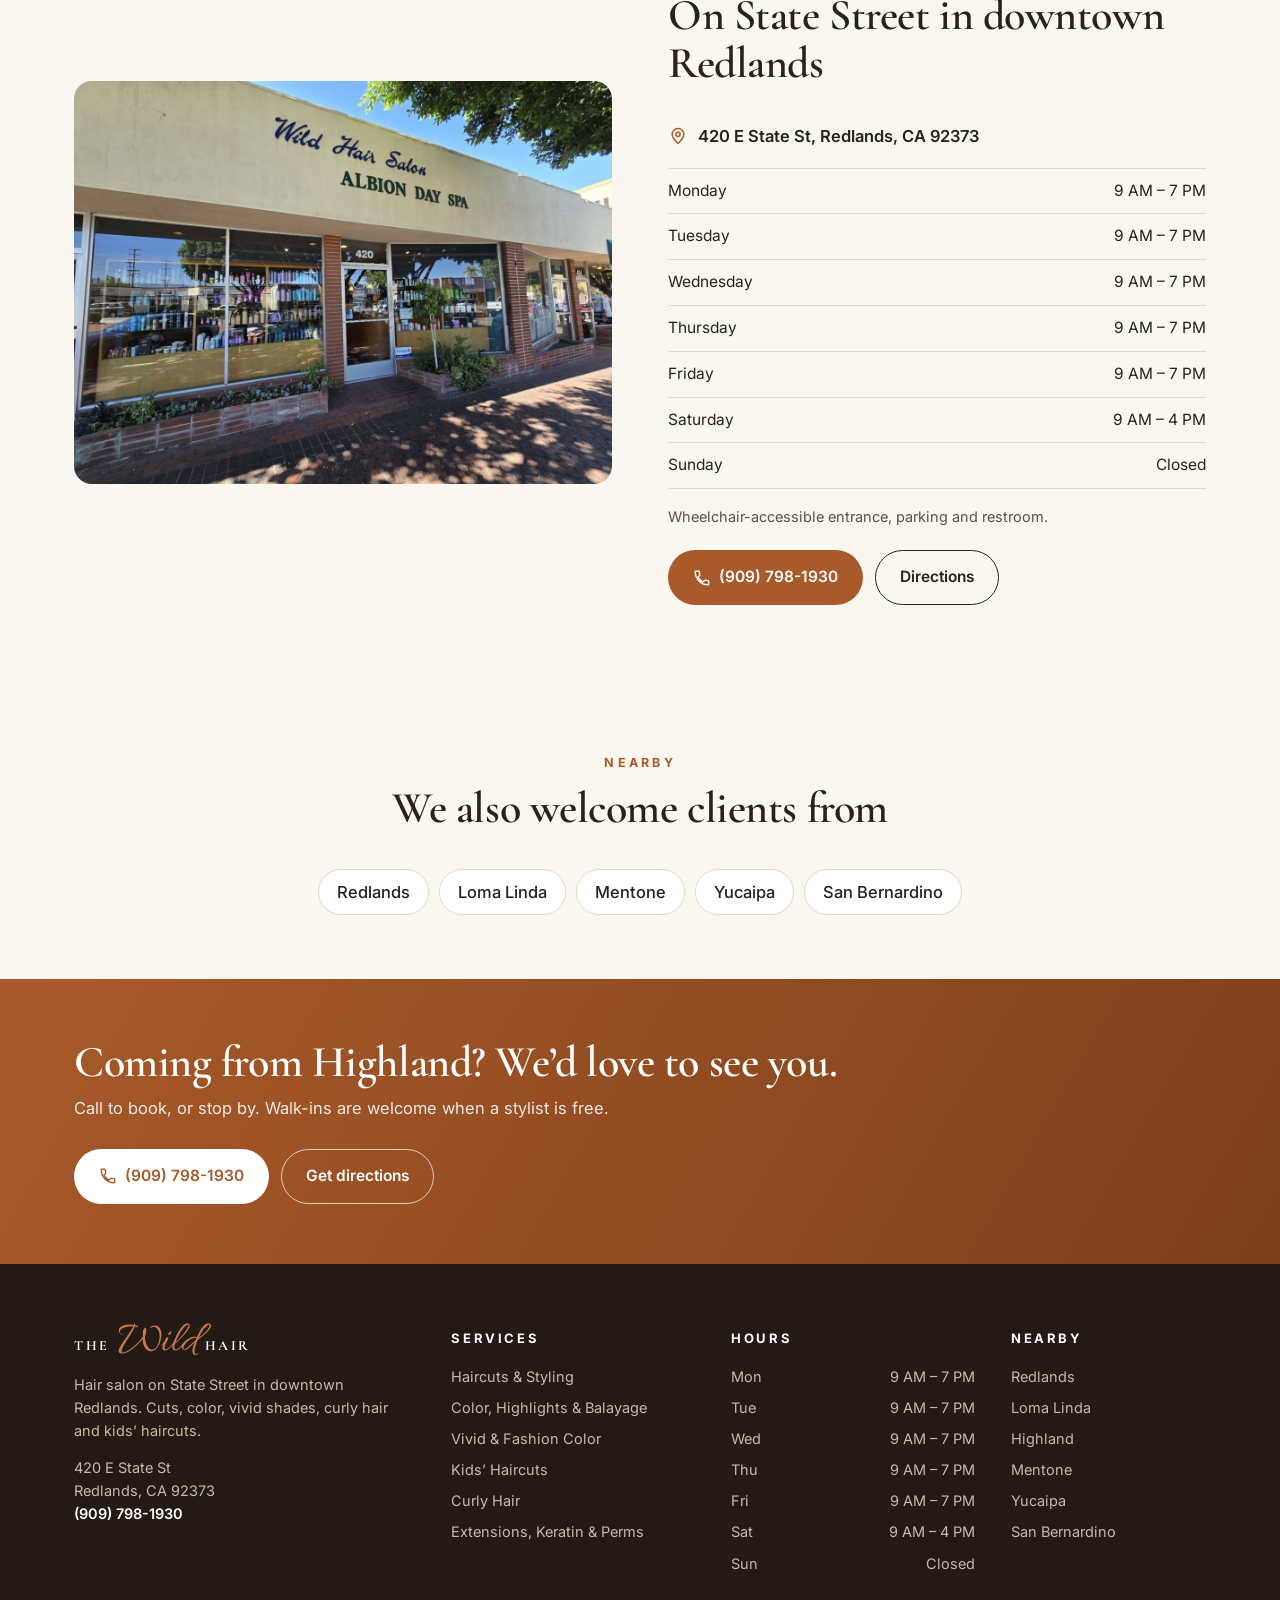
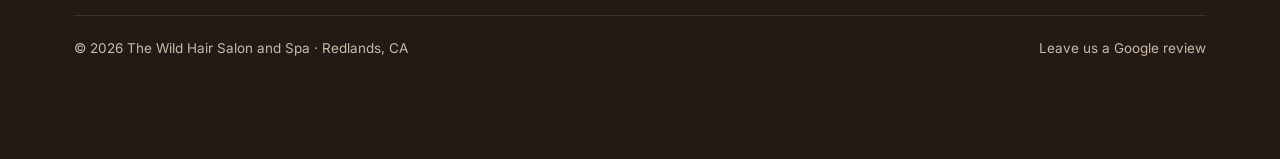
<file: areas/highland/index.html>
<!doctype html>
<html lang="en">
<head>
<meta charset="utf-8">
<meta name="robots" content="noindex, nofollow">
<meta name="viewport" content="width=device-width, initial-scale=1">
<title>Hair Salon Near Highland, CA | Cuts, Color &amp; Highlights | The Wild Hair, Redlands</title>
<meta name="description" content="Looking for a hair salon near Highland? The Wild Hair on State Street in Redlands is about 15 minutes away. Cuts, color, vivid shades and kids’ cuts. 4.7★ from 120 reviews.">
<link rel="canonical" href="https://www.thewildhairsalon.com/areas/highland/">
<meta property="og:title" content="Hair Salon Near Highland, CA | Cuts, Color &amp; Highlights | The Wild Hair, Redlands">
<meta property="og:description" content="Looking for a hair salon near Highland? The Wild Hair on State Street in Redlands is about 15 minutes away. Cuts, color, vivid shades and kids’ cuts. 4.7★ from 120 reviews.">
<meta property="og:type" content="website">
<meta property="og:image" content="https://www.thewildhairsalon.com/assets/img/vivid-curls.jpg">
<link rel="preconnect" href="https://fonts.googleapis.com">
<link href="https://fonts.googleapis.com/css2?family=Allura&family=Cormorant+Garamond:ital,wght@0,500;0,600;0,700;1,500&family=Inter:wght@400;500;600;700&display=swap" rel="stylesheet">
<link rel="stylesheet" href="../../assets/styles.css">
<script type="application/ld+json">
{
 "@context": "https://schema.org",
 "@graph": [
  {
   "@type": [
    "HairSalon",
    "LocalBusiness"
   ],
   "@id": "https://www.thewildhairsalon.com/#business",
   "name": "The Wild Hair Salon and Spa",
   "url": "https://www.thewildhairsalon.com/",
   "telephone": "+1-909-798-1930",
   "priceRange": "$$",
   "image": "https://www.thewildhairsalon.com/assets/img/storefront.jpg",
   "address": {
    "@type": "PostalAddress",
    "streetAddress": "420 E State St",
    "addressLocality": "Redlands",
    "addressRegion": "CA",
    "postalCode": "92373",
    "addressCountry": "US"
   },
   "geo": {
    "@type": "GeoCoordinates",
    "latitude": 34.056265,
    "longitude": -117.177627
   },
   "openingHoursSpecification": [
    {
     "@type": "OpeningHoursSpecification",
     "dayOfWeek": [
      "Monday",
      "Tuesday",
      "Wednesday",
      "Thursday",
      "Friday"
     ],
     "opens": "09:00",
     "closes": "19:00"
    },
    {
     "@type": "OpeningHoursSpecification",
     "dayOfWeek": [
      "Saturday"
     ],
     "opens": "09:00",
     "closes": "16:00"
    }
   ],
   "aggregateRating": {
    "@type": "AggregateRating",
    "ratingValue": "4.7",
    "reviewCount": "120"
   },
   "areaServed": [
    "Redlands",
    "Loma Linda",
    "Highland",
    "Mentone",
    "Yucaipa",
    "San Bernardino"
   ],
   "hasMap": "https://www.google.com/maps/place/?q=place_id:ChIJ37isxguq3IAROJOuYRICI_0",
   "amenityFeature": [
    {
     "@type": "LocationFeatureSpecification",
     "name": "Wheelchair accessible",
     "value": true
    }
   ]
  },
  {
   "@type": "FAQPage",
   "mainEntity": [
    {
     "@type": "Question",
     "name": "How far is The Wild Hair from Highland?",
     "acceptedAnswer": {
      "@type": "Answer",
      "text": "We’re at 420 E State St in downtown Redlands, about 15 minutes from most of Highland."
     }
    },
    {
     "@type": "Question",
     "name": "Do you take walk-ins?",
     "acceptedAnswer": {
      "@type": "Answer",
      "text": "Yes, when a stylist is available. Call (909) 798-1930 to check before you drive over."
     }
    },
    {
     "@type": "Question",
     "name": "What services do you offer?",
     "acceptedAnswer": {
      "@type": "Answer",
      "text": "Haircuts and styling, color, highlights and balayage, vivid color, curly hair, kids’ haircuts, extensions, keratin and perms."
     }
    }
   ]
  },
  {
   "@type": "BreadcrumbList",
   "itemListElement": [
    {
     "@type": "ListItem",
     "position": 1,
     "name": "Home",
     "item": "https://www.thewildhairsalon.com/"
    },
    {
     "@type": "ListItem",
     "position": 2,
     "name": "Hair salon near Highland",
     "item": "https://www.thewildhairsalon.com/areas/highland/"
    }
   ]
  }
 ]
}
</script>
</head>
<body>
<div class="topbar"><div class="wrap">
  <span><svg width="14" height="14" viewBox="0 0 24 24" fill="none" stroke="currentColor" stroke-width="1.8" stroke-linecap="round" stroke-linejoin="round"><path d="M12 21s-7-6.2-7-11a7 7 0 0 1 14 0c0 4.8-7 11-7 11z"/><circle cx="12" cy="10" r="2.5"/></svg> 420 E State St, downtown Redlands</span>
  <span class="hide-sm">Mon–Fri 9–7 · Sat 9–4 · Walk-ins welcome when a chair’s open</span>
</div></div>
<header class="nav"><div class="wrap">
  <a href="../../" class="logo" aria-label="The Wild Hair Salon and Spa, home"><span class="lg"><span class="the">THE</span><span class="wild">Wild</span><span class="hair">HAIR</span></span><small>SALON · REDLANDS</small></a>
  <nav>
    <div class="dd"><button type="button" aria-haspopup="true">Services ▾</button><div class="dd-menu"><a href="../../services/haircuts/">Haircuts & Styling</a><a href="../../services/hair-color/">Color, Highlights & Balayage</a><a href="../../services/vivid-hair-color/">Vivid & Fashion Color</a><a href="../../services/kids-haircuts/">Kids’ Haircuts</a><a href="../../services/curly-hair/">Curly Hair</a><a href="../../services/extensions-keratin-perms/">Extensions, Keratin & Perms</a></div></div>
    <a href="../../#gallery">Gallery</a><a href="../../#reviews">Reviews</a><a href="../../#visit">Visit</a>
    <a href="tel:+19097981930" class="btn btn-copper"><svg width="18" height="18" viewBox="0 0 24 24" fill="none" stroke="currentColor" stroke-width="1.8" stroke-linecap="round" stroke-linejoin="round"><path d="M6.6 10.8a15.1 15.1 0 0 0 6.6 6.6l2.2-2.2a1 1 0 0 1 1-.25 11.4 11.4 0 0 0 3.6.57 1 1 0 0 1 1 1V20a1 1 0 0 1-1 1A17 17 0 0 1 3 4a1 1 0 0 1 1-1h3.5a1 1 0 0 1 1 1c0 1.25.2 2.45.57 3.57a1 1 0 0 1-.25 1z"/></svg> <span>Call to Book</span></a>
  </nav>
</div></header>

<section class="hero"><div class="wrap">
  <div class="htxt">
    <div class="crumbs"><a href="../../">Home</a> / Nearby / Highland</div>
    <span class="badge"><span class="st">★★★★★</span> 4.7 from 120 Google reviews</span>
    <h1>Hair Salon Near <em>Highland, CA</em></h1>
    <p class="lead">Friendly stylists, fair prices and real color skills, about 15 minutes from Highland in downtown Redlands.</p>
    <div class="ctas">
      <a href="tel:+19097981930" class="btn btn-copper"><svg width="18" height="18" viewBox="0 0 24 24" fill="none" stroke="currentColor" stroke-width="1.8" stroke-linecap="round" stroke-linejoin="round"><path d="M6.6 10.8a15.1 15.1 0 0 0 6.6 6.6l2.2-2.2a1 1 0 0 1 1-.25 11.4 11.4 0 0 0 3.6.57 1 1 0 0 1 1 1V20a1 1 0 0 1-1 1A17 17 0 0 1 3 4a1 1 0 0 1 1-1h3.5a1 1 0 0 1 1 1c0 1.25.2 2.45.57 3.57a1 1 0 0 1-.25 1z"/></svg> Call (909) 798-1930</a>
      <a href="https://www.google.com/maps/dir/?api=1&destination=The+Wild+Hair+Salon+and+Spa%2C+420+E+State+St%2C+Redlands%2C+CA+92373" class="btn btn-out" target="_blank" rel="noopener">Directions</a>
    </div>
    <ul class="checks"><li>Walk-ins welcome</li><li>About 15 minutes away</li><li>Open Mon–Sat</li></ul>
  </div>
  <div class="hpics">
    <img class="p1" src="../../assets/img/highlights-side.jpg" alt="Hair by The Wild Hair Salon in Redlands" fetchpriority="high">
    <img class="p2" src="../../assets/img/green-vivid.jpg" alt="Hair by The Wild Hair Salon in Redlands">
  </div>
</div></section>

<div class="trust"><div class="wrap">
  <div><svg width="20" height="20" viewBox="0 0 24 24" fill="none" stroke="currentColor" stroke-width="1.8" stroke-linecap="round" stroke-linejoin="round"><path d="M12 3l2.7 5.6 6.1.9-4.4 4.3 1 6.1L12 17l-5.4 2.9 1-6.1-4.4-4.3 6.1-.9z"/></svg><span><b>4.7★ on Google</b><span>120 reviews</span></span></div>
  <div><svg width="20" height="20" viewBox="0 0 24 24" fill="none" stroke="currentColor" stroke-width="1.8" stroke-linecap="round" stroke-linejoin="round"><circle cx="6" cy="6" r="3"/><circle cx="6" cy="18" r="3"/><path d="M20 4 8.1 15.9M14.5 14.5 20 20M8.1 8.1 12 12"/></svg><span><b>Walk-ins welcome</b><span>Same-day openings when available</span></span></div>
  <div><svg width="20" height="20" viewBox="0 0 24 24" fill="none" stroke="currentColor" stroke-width="1.8" stroke-linecap="round" stroke-linejoin="round"><path d="M12 20s-7-4.4-7-10a4 4 0 0 1 7-2.6A4 4 0 0 1 19 10c0 5.6-7 10-7 10z"/></svg><span><b>Friendly stylists</b><span>Mentioned in 14 reviews</span></span></div>
  <div><svg width="20" height="20" viewBox="0 0 24 24" fill="none" stroke="currentColor" stroke-width="1.8" stroke-linecap="round" stroke-linejoin="round"><circle cx="12" cy="12" r="9"/><path d="M12 7v5l3 2"/></svg><span><b>Open late weekdays</b><span>Mon–Fri until 7 PM</span></span></div>
</div></div>

<section><div class="wrap split" style="align-items:center">
  <div class="prose"><div class="sh"><small>Highland clients</small><h2>Worth the short drive</h2></div><p>Highland clients come down to downtown Redlands for cuts, color and vivid shades they can’t find closer to home.</p><p>Make a morning of it: get your hair done, then walk State Street for lunch.</p></div>
  <figure class="quote">
      <div class="stars">★★★★★</div>
      <blockquote>“Was able to get same day for a haircut for my son and I. Carla was accommodating, kind and priced reasonable. Highly recommend this salon. Everyone was kind and uplifting to each other.”</blockquote>
      <figcaption><span class="av">H</span><span><b>Haley M.</b>Same-day haircuts · Google review</span></figcaption>
    </figure>
</div></section>

<section class="alt"><div class="wrap">
  <div class="sh"><small>Services</small><h2>Everything we do</h2></div>
  <div class="svc">
    <a href="../../services/haircuts/" class="card"><div class="im"><img src="../../assets/img/dark-waves.jpg" alt="" loading="lazy"></div><div class="bd"><h3>Haircuts & Styling</h3><p>Women’s and men’s cuts, trims, blowouts, braids and updos.</p><span class="go">Explore →</span></div></a>
    <a href="../../services/hair-color/" class="card"><div class="im"><img src="../../assets/img/highlights-finish.jpg" alt="" loading="lazy"></div><div class="bd"><h3>Color, Highlights & Balayage</h3><p>Highlights, balayage, root touch-ups and all-over color.</p><span class="go">Explore →</span></div></a>
    <a href="../../services/vivid-hair-color/" class="card"><div class="im"><img src="../../assets/img/green-vivid.jpg" alt="" loading="lazy"></div><div class="bd"><h3>Vivid & Fashion Color</h3><p>Emerald greens, pastels, pinks and teals. Go a little wild.</p><span class="go">Explore →</span></div></a>
    <a href="../../services/kids-haircuts/" class="card"><div class="im"><img src="../../assets/img/braided-style.jpg" alt="" loading="lazy"></div><div class="bd"><h3>Kids’ Haircuts</h3><p>Patient, friendly cuts for kids, even thick or tricky hair.</p><span class="go">Explore →</span></div></a>
    <a href="../../services/curly-hair/" class="card"><div class="im"><img src="../../assets/img/vivid-curls.jpg" alt="" loading="lazy"></div><div class="bd"><h3>Curly Hair</h3><p>Cuts and color that work with your curl pattern.</p><span class="go">Explore →</span></div></a>
    <a href="../../services/extensions-keratin-perms/" class="card"><div class="im"><img src="../../assets/img/highlights-side.jpg" alt="" loading="lazy"></div><div class="bd"><h3>Extensions, Keratin & Perms</h3><p>Add length and volume, smooth frizz, or add lasting body.</p><span class="go">Explore →</span></div></a>
  </div>
</div></section>

<section id="faq"><div class="wrap">
  <div class="sh"><small>FAQ</small><h2>Questions from Highland clients</h2></div>
  <div class="faq"><details><summary>How far is The Wild Hair from Highland?</summary><p>We’re at 420 E State St in downtown Redlands, about 15 minutes from most of Highland.</p></details>
<details><summary>Do you take walk-ins?</summary><p>Yes, when a stylist is available. Call (909) 798-1930 to check before you drive over.</p></details>
<details><summary>What services do you offer?</summary><p>Haircuts and styling, color, highlights and balayage, vivid color, curly hair, kids’ haircuts, extensions, keratin and perms.</p></details></div>
</div></section>

<section id="visit"><div class="wrap visit">
  <figure class="ph store"><img src="../../assets/img/storefront.jpg" alt="The Wild Hair Salon storefront at 420 E State St in Redlands" loading="lazy"></figure>
  <div>
    <div class="sh"><small>Visit us</small><h2>On State Street in downtown Redlands</h2></div>
    <p class="addr"><svg width="20" height="20" viewBox="0 0 24 24" fill="none" stroke="currentColor" stroke-width="1.8" stroke-linecap="round" stroke-linejoin="round"><path d="M12 21s-7-6.2-7-11a7 7 0 0 1 14 0c0 4.8-7 11-7 11z"/><circle cx="12" cy="10" r="2.5"/></svg> <span>420 E State St, Redlands, CA 92373</span></p>
    <ul class="hours"><li><span>Monday</span><span>9 AM – 7 PM</span></li><li><span>Tuesday</span><span>9 AM – 7 PM</span></li><li><span>Wednesday</span><span>9 AM – 7 PM</span></li><li><span>Thursday</span><span>9 AM – 7 PM</span></li><li><span>Friday</span><span>9 AM – 7 PM</span></li><li><span>Saturday</span><span>9 AM – 4 PM</span></li><li><span>Sunday</span><span>Closed</span></li></ul>
    <p class="note">Wheelchair-accessible entrance, parking and restroom.</p>
    <div class="ctas"><a href="tel:+19097981930" class="btn btn-copper"><svg width="18" height="18" viewBox="0 0 24 24" fill="none" stroke="currentColor" stroke-width="1.8" stroke-linecap="round" stroke-linejoin="round"><path d="M6.6 10.8a15.1 15.1 0 0 0 6.6 6.6l2.2-2.2a1 1 0 0 1 1-.25 11.4 11.4 0 0 0 3.6.57 1 1 0 0 1 1 1V20a1 1 0 0 1-1 1A17 17 0 0 1 3 4a1 1 0 0 1 1-1h3.5a1 1 0 0 1 1 1c0 1.25.2 2.45.57 3.57a1 1 0 0 1-.25 1z"/></svg> (909) 798-1930</a><a href="https://www.google.com/maps/dir/?api=1&destination=The+Wild+Hair+Salon+and+Spa%2C+420+E+State+St%2C+Redlands%2C+CA+92373" class="btn btn-out" target="_blank" rel="noopener">Directions</a></div>
  </div>
</div></section>

<section class="areas"><div class="wrap">
  <div class="sh c"><small>Nearby</small><h2>We also welcome clients from</h2></div>
  <div class="towns"><a href="../../">Redlands</a><a href="../../areas/loma-linda/">Loma Linda</a><a href="../../areas/mentone/">Mentone</a><a href="../../areas/yucaipa/">Yucaipa</a><a href="../../areas/san-bernardino/">San Bernardino</a></div>
</div></section>

<section class="cta"><div class="wrap">
  <div><h2>Coming from Highland? We’d love to see you.</h2><p>Call to book, or stop by. Walk-ins are welcome when a stylist is free.</p></div>
  <div class="ctas"><a href="tel:+19097981930" class="btn btn-light"><svg width="18" height="18" viewBox="0 0 24 24" fill="none" stroke="currentColor" stroke-width="1.8" stroke-linecap="round" stroke-linejoin="round"><path d="M6.6 10.8a15.1 15.1 0 0 0 6.6 6.6l2.2-2.2a1 1 0 0 1 1-.25 11.4 11.4 0 0 0 3.6.57 1 1 0 0 1 1 1V20a1 1 0 0 1-1 1A17 17 0 0 1 3 4a1 1 0 0 1 1-1h3.5a1 1 0 0 1 1 1c0 1.25.2 2.45.57 3.57a1 1 0 0 1-.25 1z"/></svg> (909) 798-1930</a><a href="https://www.google.com/maps/dir/?api=1&destination=The+Wild+Hair+Salon+and+Spa%2C+420+E+State+St%2C+Redlands%2C+CA+92373" class="btn btn-line" target="_blank" rel="noopener">Get directions</a></div>
</div></section>

<footer><div class="wrap">
  <div class="fcols">
    <div>
      <a href="../../" class="logo light"><span class="lg"><span class="the">THE</span><span class="wild">Wild</span><span class="hair">HAIR</span></span></a>
      <p>Hair salon on State Street in downtown Redlands. Cuts, color, vivid shades, curly hair and kids’ haircuts.</p>
      <p class="addr">420 E State St<br>Redlands, CA 92373<br><a href="tel:+19097981930">(909) 798-1930</a></p>
    </div>
    <div><h4>Services</h4><ul><li><a href="../../services/haircuts/">Haircuts & Styling</a></li><li><a href="../../services/hair-color/">Color, Highlights & Balayage</a></li><li><a href="../../services/vivid-hair-color/">Vivid & Fashion Color</a></li><li><a href="../../services/kids-haircuts/">Kids’ Haircuts</a></li><li><a href="../../services/curly-hair/">Curly Hair</a></li><li><a href="../../services/extensions-keratin-perms/">Extensions, Keratin & Perms</a></li></ul></div>
    <div><h4>Hours</h4><ul class="hrs"><li><span>Mon</span><span>9 AM – 7 PM</span></li><li><span>Tue</span><span>9 AM – 7 PM</span></li><li><span>Wed</span><span>9 AM – 7 PM</span></li><li><span>Thu</span><span>9 AM – 7 PM</span></li><li><span>Fri</span><span>9 AM – 7 PM</span></li><li><span>Sat</span><span>9 AM – 4 PM</span></li><li><span>Sun</span><span>Closed</span></li></ul></div>
    <div><h4>Nearby</h4><ul><li><a href="../../">Redlands</a></li><li><a href="../../areas/loma-linda/">Loma Linda</a></li><li><a href="../../areas/highland/">Highland</a></li><li><a href="../../areas/mentone/">Mentone</a></li><li><a href="../../areas/yucaipa/">Yucaipa</a></li><li><a href="../../areas/san-bernardino/">San Bernardino</a></li></ul></div>
  </div>
  <div class="fbot"><span>© <span class="yr"></span> The Wild Hair Salon and Spa · Redlands, CA</span><span><a href="https://search.google.com/local/writereview?placeid=ChIJ37isxguq3IAROJOuYRICI_0" target="_blank" rel="noopener">Leave us a Google review</a></span></div>
</div></footer>

<div class="mbar"><a href="tel:+19097981930" class="btn btn-copper"><svg width="18" height="18" viewBox="0 0 24 24" fill="none" stroke="currentColor" stroke-width="1.8" stroke-linecap="round" stroke-linejoin="round"><path d="M6.6 10.8a15.1 15.1 0 0 0 6.6 6.6l2.2-2.2a1 1 0 0 1 1-.25 11.4 11.4 0 0 0 3.6.57 1 1 0 0 1 1 1V20a1 1 0 0 1-1 1A17 17 0 0 1 3 4a1 1 0 0 1 1-1h3.5a1 1 0 0 1 1 1c0 1.25.2 2.45.57 3.57a1 1 0 0 1-.25 1z"/></svg> Call</a><a href="https://www.google.com/maps/dir/?api=1&destination=The+Wild+Hair+Salon+and+Spa%2C+420+E+State+St%2C+Redlands%2C+CA+92373" class="btn btn-ghost" target="_blank" rel="noopener"><svg width="18" height="18" viewBox="0 0 24 24" fill="none" stroke="currentColor" stroke-width="1.8" stroke-linecap="round" stroke-linejoin="round"><path d="M12 21s-7-6.2-7-11a7 7 0 0 1 14 0c0 4.8-7 11-7 11z"/><circle cx="12" cy="10" r="2.5"/></svg> Directions</a></div>
<script>document.querySelectorAll(".yr").forEach(e=>e.textContent=new Date().getFullYear())</script>
</body>
</html>
</file>
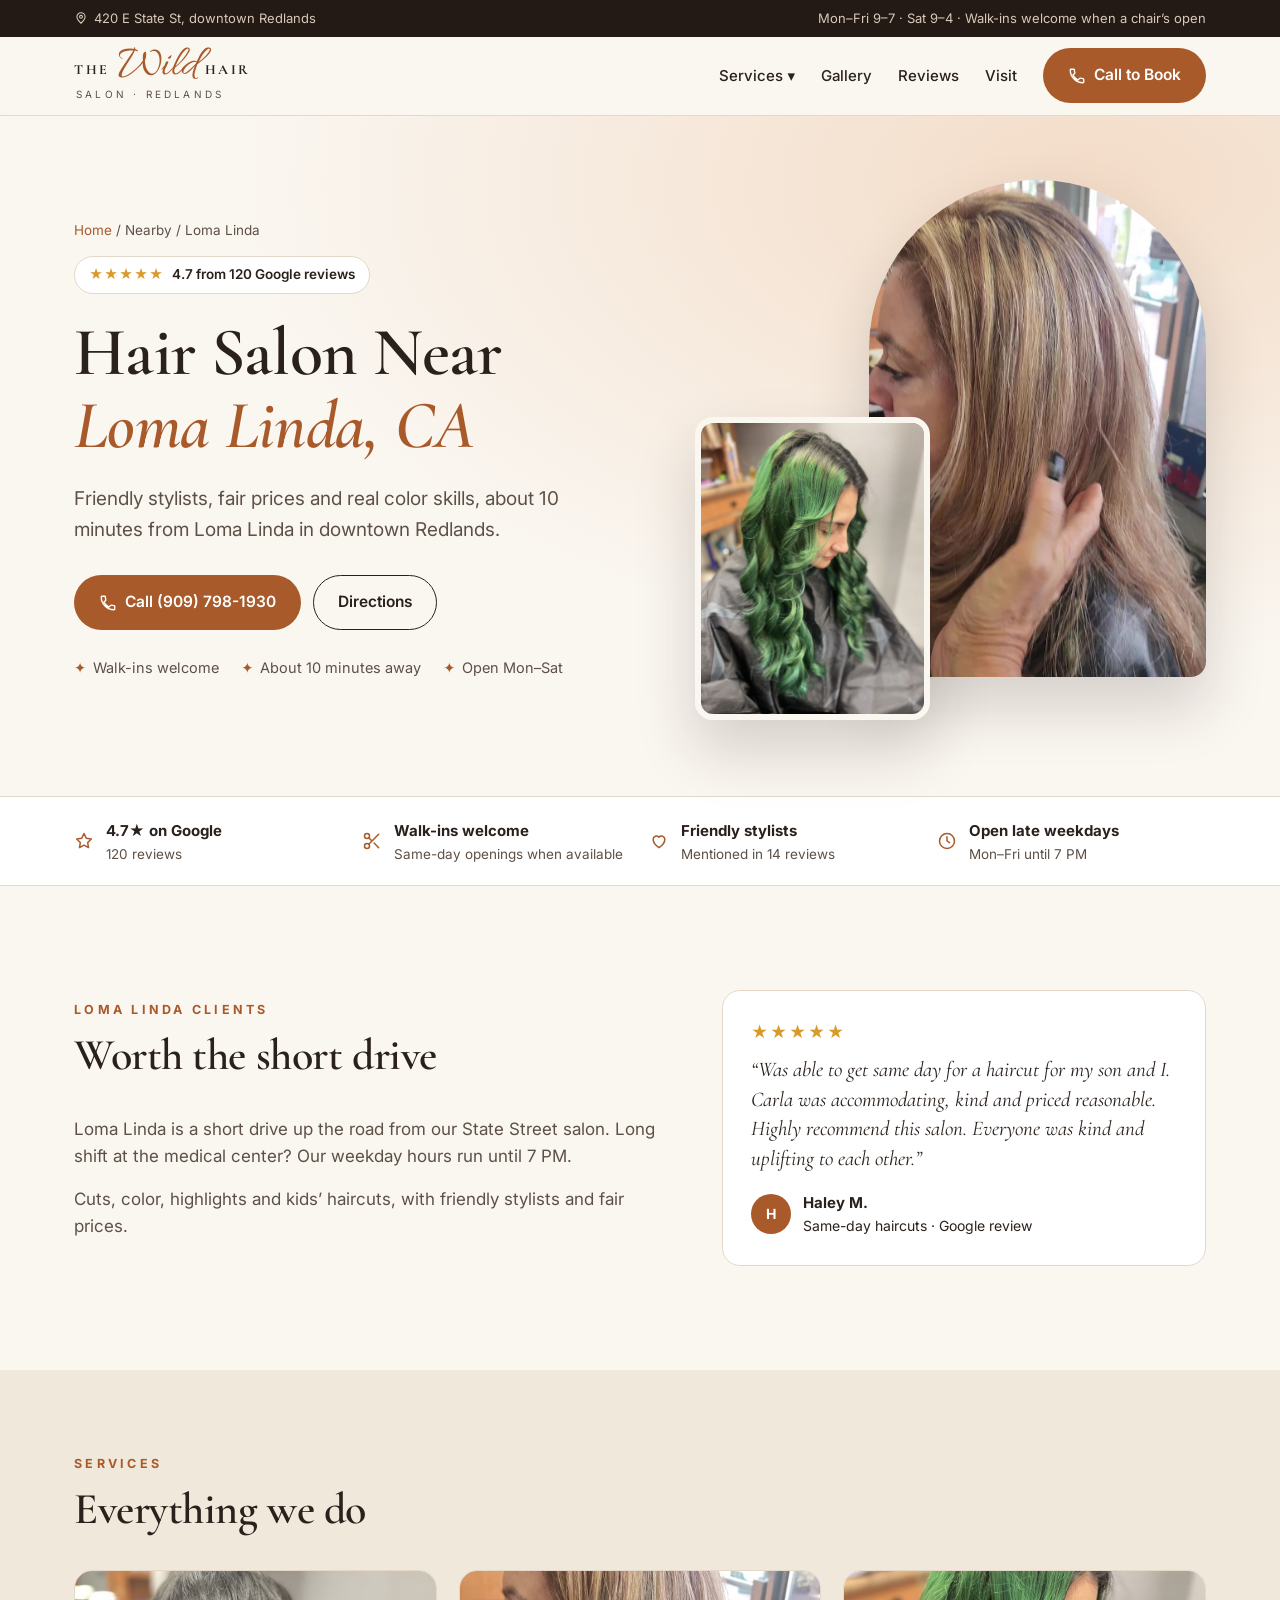
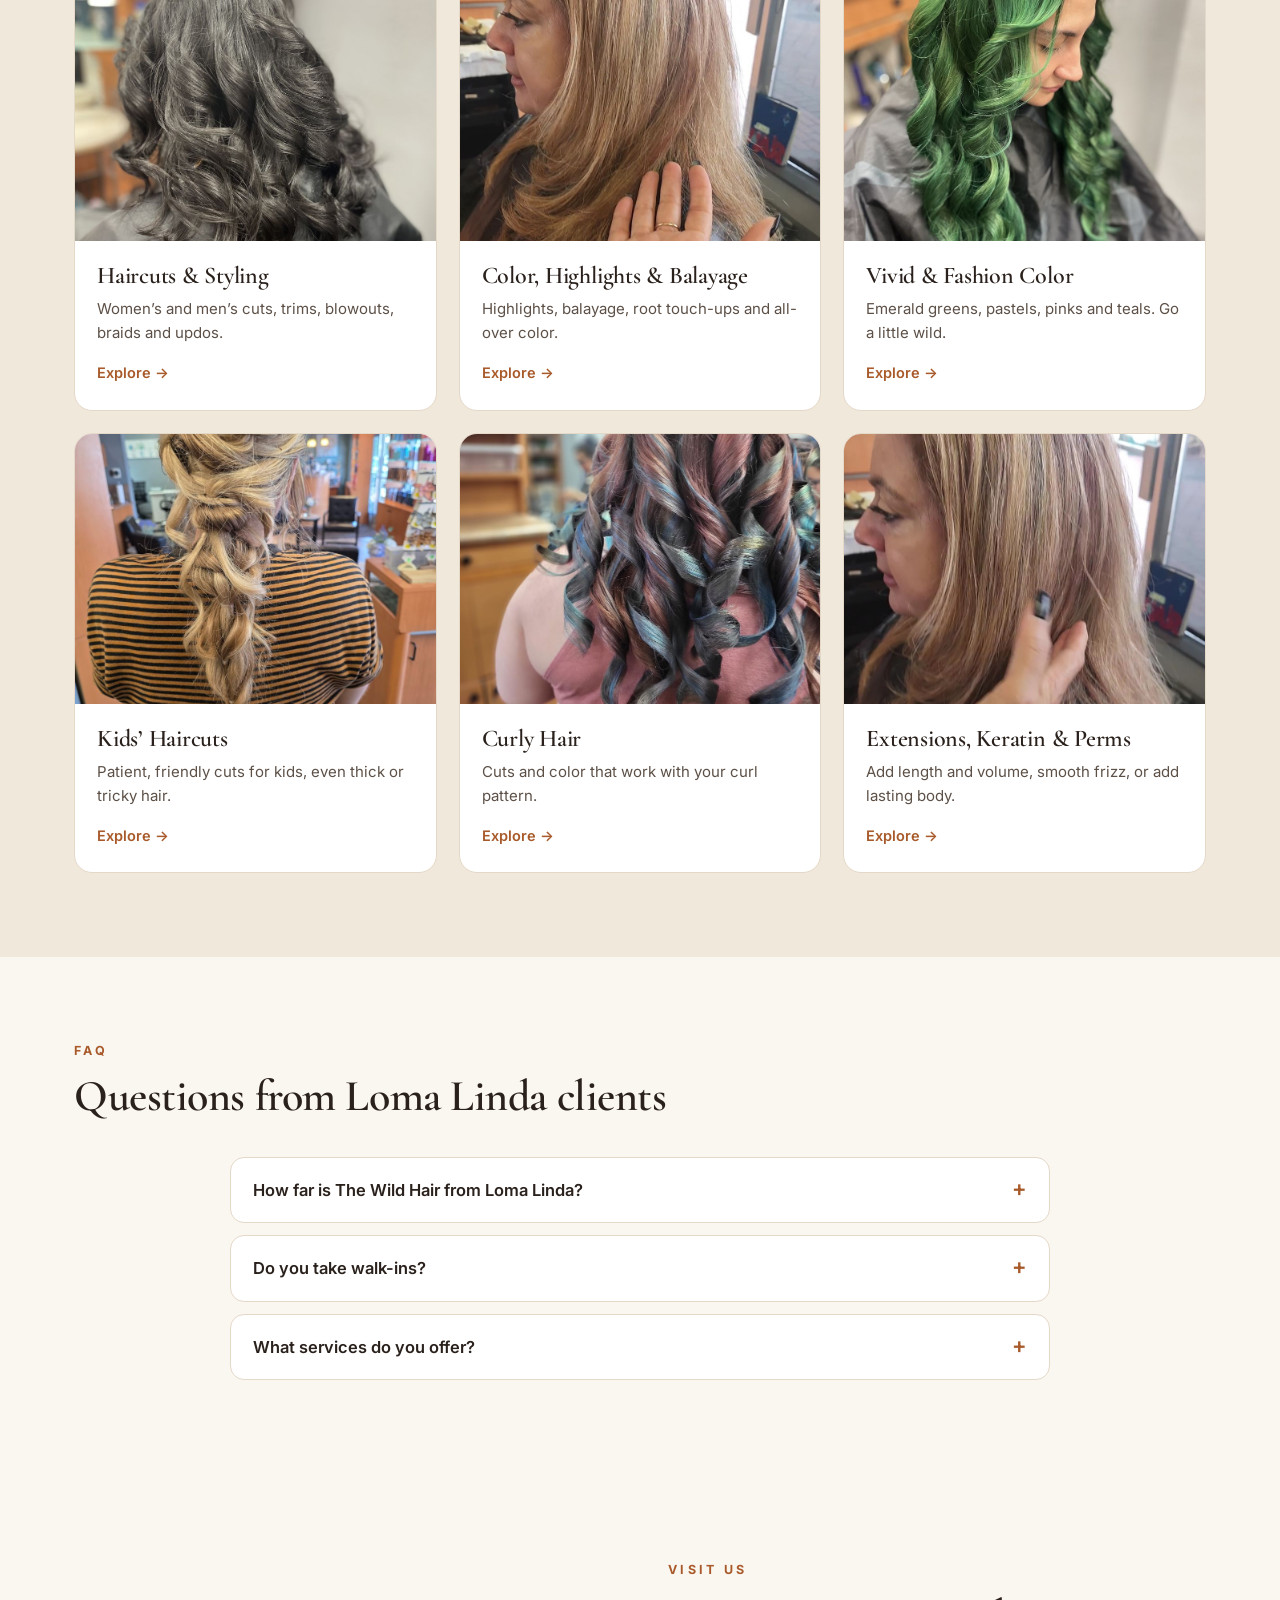
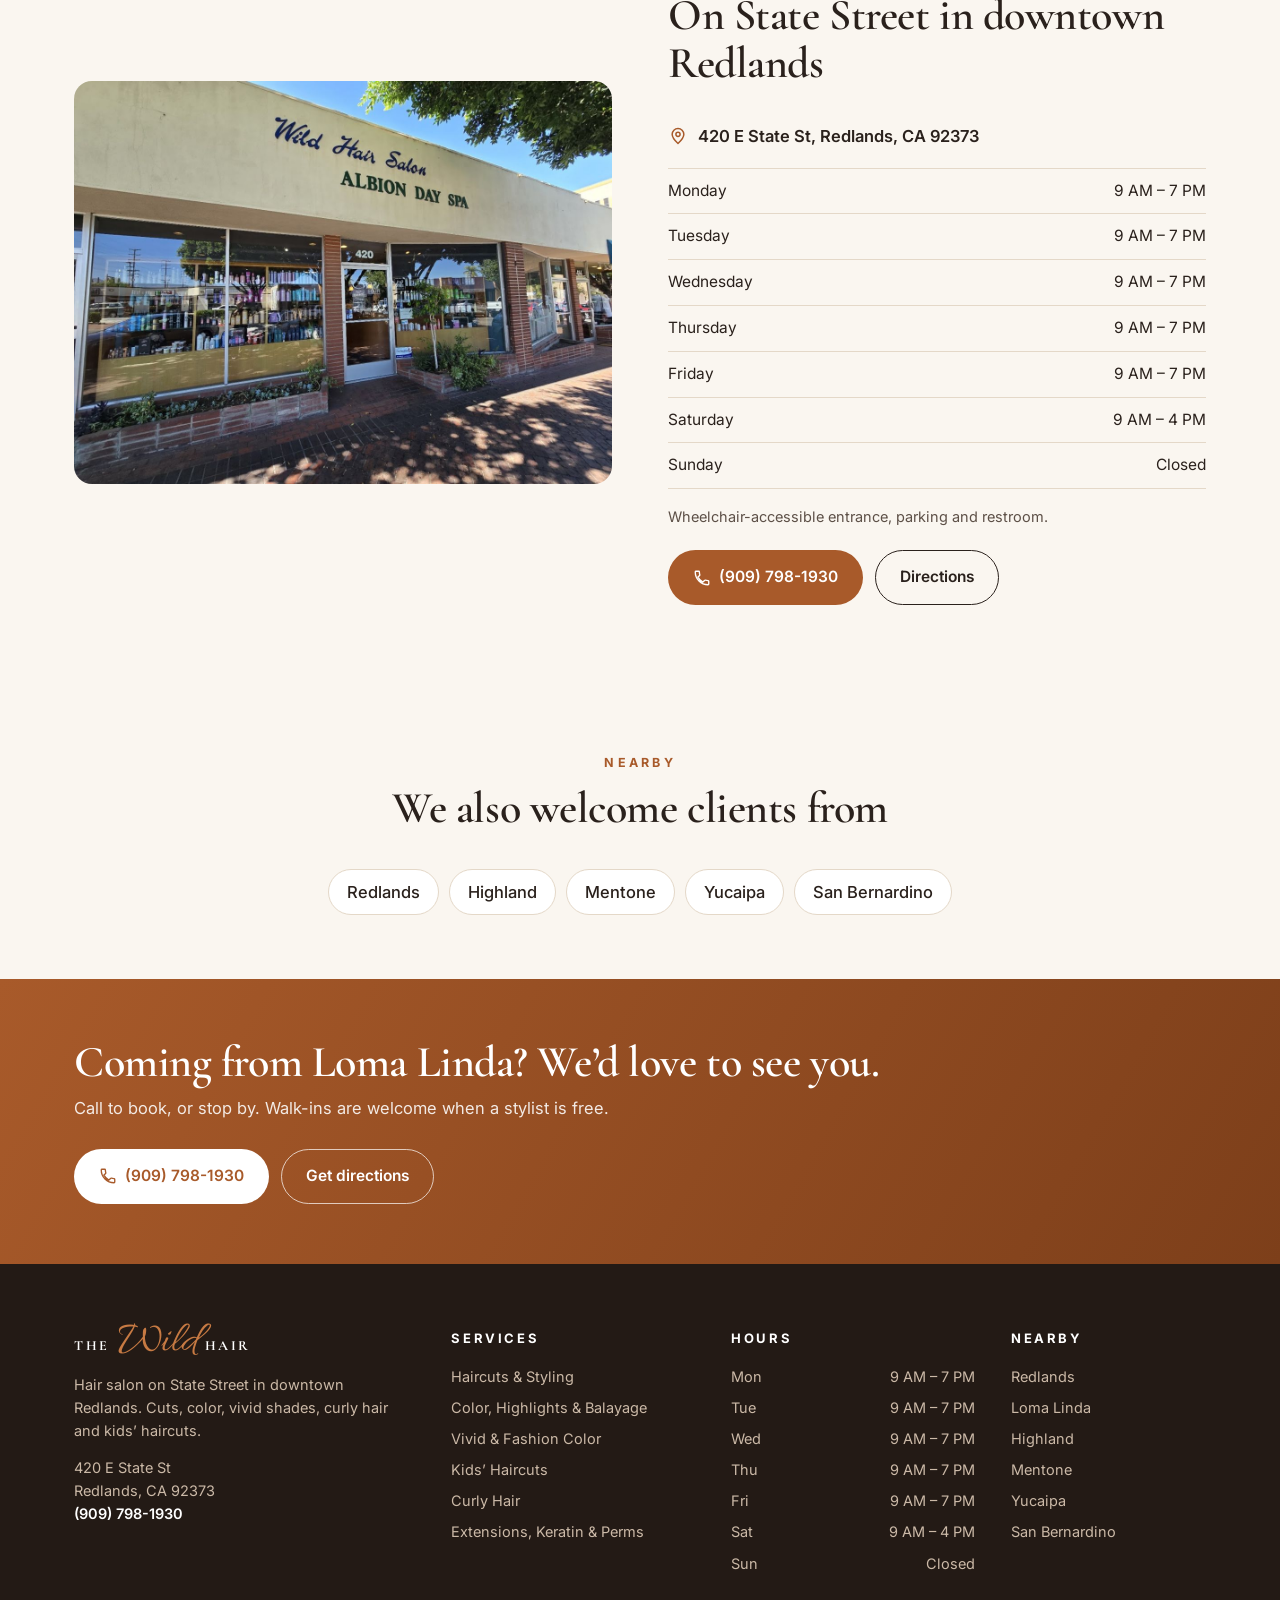
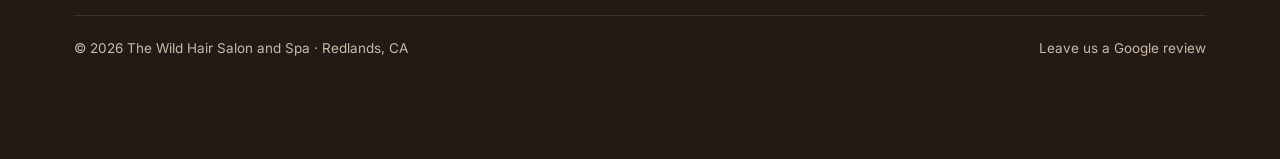
<file: areas/loma-linda/index.html>
<!doctype html>
<html lang="en">
<head>
<meta charset="utf-8">
<meta name="robots" content="noindex, nofollow">
<meta name="viewport" content="width=device-width, initial-scale=1">
<title>Hair Salon Near Loma Linda, CA | Cuts, Color &amp; Highlights | The Wild Hair, Redlands</title>
<meta name="description" content="Looking for a hair salon near Loma Linda? The Wild Hair on State Street in Redlands is about 10 minutes away. Cuts, color, vivid shades and kids’ cuts. 4.7★ from 120 reviews.">
<link rel="canonical" href="https://www.thewildhairsalon.com/areas/loma-linda/">
<meta property="og:title" content="Hair Salon Near Loma Linda, CA | Cuts, Color &amp; Highlights | The Wild Hair, Redlands">
<meta property="og:description" content="Looking for a hair salon near Loma Linda? The Wild Hair on State Street in Redlands is about 10 minutes away. Cuts, color, vivid shades and kids’ cuts. 4.7★ from 120 reviews.">
<meta property="og:type" content="website">
<meta property="og:image" content="https://www.thewildhairsalon.com/assets/img/vivid-curls.jpg">
<link rel="preconnect" href="https://fonts.googleapis.com">
<link href="https://fonts.googleapis.com/css2?family=Allura&family=Cormorant+Garamond:ital,wght@0,500;0,600;0,700;1,500&family=Inter:wght@400;500;600;700&display=swap" rel="stylesheet">
<link rel="stylesheet" href="../../assets/styles.css">
<script type="application/ld+json">
{
 "@context": "https://schema.org",
 "@graph": [
  {
   "@type": [
    "HairSalon",
    "LocalBusiness"
   ],
   "@id": "https://www.thewildhairsalon.com/#business",
   "name": "The Wild Hair Salon and Spa",
   "url": "https://www.thewildhairsalon.com/",
   "telephone": "+1-909-798-1930",
   "priceRange": "$$",
   "image": "https://www.thewildhairsalon.com/assets/img/storefront.jpg",
   "address": {
    "@type": "PostalAddress",
    "streetAddress": "420 E State St",
    "addressLocality": "Redlands",
    "addressRegion": "CA",
    "postalCode": "92373",
    "addressCountry": "US"
   },
   "geo": {
    "@type": "GeoCoordinates",
    "latitude": 34.056265,
    "longitude": -117.177627
   },
   "openingHoursSpecification": [
    {
     "@type": "OpeningHoursSpecification",
     "dayOfWeek": [
      "Monday",
      "Tuesday",
      "Wednesday",
      "Thursday",
      "Friday"
     ],
     "opens": "09:00",
     "closes": "19:00"
    },
    {
     "@type": "OpeningHoursSpecification",
     "dayOfWeek": [
      "Saturday"
     ],
     "opens": "09:00",
     "closes": "16:00"
    }
   ],
   "aggregateRating": {
    "@type": "AggregateRating",
    "ratingValue": "4.7",
    "reviewCount": "120"
   },
   "areaServed": [
    "Redlands",
    "Loma Linda",
    "Highland",
    "Mentone",
    "Yucaipa",
    "San Bernardino"
   ],
   "hasMap": "https://www.google.com/maps/place/?q=place_id:ChIJ37isxguq3IAROJOuYRICI_0",
   "amenityFeature": [
    {
     "@type": "LocationFeatureSpecification",
     "name": "Wheelchair accessible",
     "value": true
    }
   ]
  },
  {
   "@type": "FAQPage",
   "mainEntity": [
    {
     "@type": "Question",
     "name": "How far is The Wild Hair from Loma Linda?",
     "acceptedAnswer": {
      "@type": "Answer",
      "text": "We’re at 420 E State St in downtown Redlands, about 10 minutes from most of Loma Linda."
     }
    },
    {
     "@type": "Question",
     "name": "Do you take walk-ins?",
     "acceptedAnswer": {
      "@type": "Answer",
      "text": "Yes, when a stylist is available. Call (909) 798-1930 to check before you drive over."
     }
    },
    {
     "@type": "Question",
     "name": "What services do you offer?",
     "acceptedAnswer": {
      "@type": "Answer",
      "text": "Haircuts and styling, color, highlights and balayage, vivid color, curly hair, kids’ haircuts, extensions, keratin and perms."
     }
    }
   ]
  },
  {
   "@type": "BreadcrumbList",
   "itemListElement": [
    {
     "@type": "ListItem",
     "position": 1,
     "name": "Home",
     "item": "https://www.thewildhairsalon.com/"
    },
    {
     "@type": "ListItem",
     "position": 2,
     "name": "Hair salon near Loma Linda",
     "item": "https://www.thewildhairsalon.com/areas/loma-linda/"
    }
   ]
  }
 ]
}
</script>
</head>
<body>
<div class="topbar"><div class="wrap">
  <span><svg width="14" height="14" viewBox="0 0 24 24" fill="none" stroke="currentColor" stroke-width="1.8" stroke-linecap="round" stroke-linejoin="round"><path d="M12 21s-7-6.2-7-11a7 7 0 0 1 14 0c0 4.8-7 11-7 11z"/><circle cx="12" cy="10" r="2.5"/></svg> 420 E State St, downtown Redlands</span>
  <span class="hide-sm">Mon–Fri 9–7 · Sat 9–4 · Walk-ins welcome when a chair’s open</span>
</div></div>
<header class="nav"><div class="wrap">
  <a href="../../" class="logo" aria-label="The Wild Hair Salon and Spa, home"><span class="lg"><span class="the">THE</span><span class="wild">Wild</span><span class="hair">HAIR</span></span><small>SALON · REDLANDS</small></a>
  <nav>
    <div class="dd"><button type="button" aria-haspopup="true">Services ▾</button><div class="dd-menu"><a href="../../services/haircuts/">Haircuts & Styling</a><a href="../../services/hair-color/">Color, Highlights & Balayage</a><a href="../../services/vivid-hair-color/">Vivid & Fashion Color</a><a href="../../services/kids-haircuts/">Kids’ Haircuts</a><a href="../../services/curly-hair/">Curly Hair</a><a href="../../services/extensions-keratin-perms/">Extensions, Keratin & Perms</a></div></div>
    <a href="../../#gallery">Gallery</a><a href="../../#reviews">Reviews</a><a href="../../#visit">Visit</a>
    <a href="tel:+19097981930" class="btn btn-copper"><svg width="18" height="18" viewBox="0 0 24 24" fill="none" stroke="currentColor" stroke-width="1.8" stroke-linecap="round" stroke-linejoin="round"><path d="M6.6 10.8a15.1 15.1 0 0 0 6.6 6.6l2.2-2.2a1 1 0 0 1 1-.25 11.4 11.4 0 0 0 3.6.57 1 1 0 0 1 1 1V20a1 1 0 0 1-1 1A17 17 0 0 1 3 4a1 1 0 0 1 1-1h3.5a1 1 0 0 1 1 1c0 1.25.2 2.45.57 3.57a1 1 0 0 1-.25 1z"/></svg> <span>Call to Book</span></a>
  </nav>
</div></header>

<section class="hero"><div class="wrap">
  <div class="htxt">
    <div class="crumbs"><a href="../../">Home</a> / Nearby / Loma Linda</div>
    <span class="badge"><span class="st">★★★★★</span> 4.7 from 120 Google reviews</span>
    <h1>Hair Salon Near <em>Loma Linda, CA</em></h1>
    <p class="lead">Friendly stylists, fair prices and real color skills, about 10 minutes from Loma Linda in downtown Redlands.</p>
    <div class="ctas">
      <a href="tel:+19097981930" class="btn btn-copper"><svg width="18" height="18" viewBox="0 0 24 24" fill="none" stroke="currentColor" stroke-width="1.8" stroke-linecap="round" stroke-linejoin="round"><path d="M6.6 10.8a15.1 15.1 0 0 0 6.6 6.6l2.2-2.2a1 1 0 0 1 1-.25 11.4 11.4 0 0 0 3.6.57 1 1 0 0 1 1 1V20a1 1 0 0 1-1 1A17 17 0 0 1 3 4a1 1 0 0 1 1-1h3.5a1 1 0 0 1 1 1c0 1.25.2 2.45.57 3.57a1 1 0 0 1-.25 1z"/></svg> Call (909) 798-1930</a>
      <a href="https://www.google.com/maps/dir/?api=1&destination=The+Wild+Hair+Salon+and+Spa%2C+420+E+State+St%2C+Redlands%2C+CA+92373" class="btn btn-out" target="_blank" rel="noopener">Directions</a>
    </div>
    <ul class="checks"><li>Walk-ins welcome</li><li>About 10 minutes away</li><li>Open Mon–Sat</li></ul>
  </div>
  <div class="hpics">
    <img class="p1" src="../../assets/img/highlights-side.jpg" alt="Hair by The Wild Hair Salon in Redlands" fetchpriority="high">
    <img class="p2" src="../../assets/img/green-vivid.jpg" alt="Hair by The Wild Hair Salon in Redlands">
  </div>
</div></section>

<div class="trust"><div class="wrap">
  <div><svg width="20" height="20" viewBox="0 0 24 24" fill="none" stroke="currentColor" stroke-width="1.8" stroke-linecap="round" stroke-linejoin="round"><path d="M12 3l2.7 5.6 6.1.9-4.4 4.3 1 6.1L12 17l-5.4 2.9 1-6.1-4.4-4.3 6.1-.9z"/></svg><span><b>4.7★ on Google</b><span>120 reviews</span></span></div>
  <div><svg width="20" height="20" viewBox="0 0 24 24" fill="none" stroke="currentColor" stroke-width="1.8" stroke-linecap="round" stroke-linejoin="round"><circle cx="6" cy="6" r="3"/><circle cx="6" cy="18" r="3"/><path d="M20 4 8.1 15.9M14.5 14.5 20 20M8.1 8.1 12 12"/></svg><span><b>Walk-ins welcome</b><span>Same-day openings when available</span></span></div>
  <div><svg width="20" height="20" viewBox="0 0 24 24" fill="none" stroke="currentColor" stroke-width="1.8" stroke-linecap="round" stroke-linejoin="round"><path d="M12 20s-7-4.4-7-10a4 4 0 0 1 7-2.6A4 4 0 0 1 19 10c0 5.6-7 10-7 10z"/></svg><span><b>Friendly stylists</b><span>Mentioned in 14 reviews</span></span></div>
  <div><svg width="20" height="20" viewBox="0 0 24 24" fill="none" stroke="currentColor" stroke-width="1.8" stroke-linecap="round" stroke-linejoin="round"><circle cx="12" cy="12" r="9"/><path d="M12 7v5l3 2"/></svg><span><b>Open late weekdays</b><span>Mon–Fri until 7 PM</span></span></div>
</div></div>

<section><div class="wrap split" style="align-items:center">
  <div class="prose"><div class="sh"><small>Loma Linda clients</small><h2>Worth the short drive</h2></div><p>Loma Linda is a short drive up the road from our State Street salon. Long shift at the medical center? Our weekday hours run until 7 PM.</p><p>Cuts, color, highlights and kids’ haircuts, with friendly stylists and fair prices.</p></div>
  <figure class="quote">
      <div class="stars">★★★★★</div>
      <blockquote>“Was able to get same day for a haircut for my son and I. Carla was accommodating, kind and priced reasonable. Highly recommend this salon. Everyone was kind and uplifting to each other.”</blockquote>
      <figcaption><span class="av">H</span><span><b>Haley M.</b>Same-day haircuts · Google review</span></figcaption>
    </figure>
</div></section>

<section class="alt"><div class="wrap">
  <div class="sh"><small>Services</small><h2>Everything we do</h2></div>
  <div class="svc">
    <a href="../../services/haircuts/" class="card"><div class="im"><img src="../../assets/img/dark-waves.jpg" alt="" loading="lazy"></div><div class="bd"><h3>Haircuts & Styling</h3><p>Women’s and men’s cuts, trims, blowouts, braids and updos.</p><span class="go">Explore →</span></div></a>
    <a href="../../services/hair-color/" class="card"><div class="im"><img src="../../assets/img/highlights-finish.jpg" alt="" loading="lazy"></div><div class="bd"><h3>Color, Highlights & Balayage</h3><p>Highlights, balayage, root touch-ups and all-over color.</p><span class="go">Explore →</span></div></a>
    <a href="../../services/vivid-hair-color/" class="card"><div class="im"><img src="../../assets/img/green-vivid.jpg" alt="" loading="lazy"></div><div class="bd"><h3>Vivid & Fashion Color</h3><p>Emerald greens, pastels, pinks and teals. Go a little wild.</p><span class="go">Explore →</span></div></a>
    <a href="../../services/kids-haircuts/" class="card"><div class="im"><img src="../../assets/img/braided-style.jpg" alt="" loading="lazy"></div><div class="bd"><h3>Kids’ Haircuts</h3><p>Patient, friendly cuts for kids, even thick or tricky hair.</p><span class="go">Explore →</span></div></a>
    <a href="../../services/curly-hair/" class="card"><div class="im"><img src="../../assets/img/vivid-curls.jpg" alt="" loading="lazy"></div><div class="bd"><h3>Curly Hair</h3><p>Cuts and color that work with your curl pattern.</p><span class="go">Explore →</span></div></a>
    <a href="../../services/extensions-keratin-perms/" class="card"><div class="im"><img src="../../assets/img/highlights-side.jpg" alt="" loading="lazy"></div><div class="bd"><h3>Extensions, Keratin & Perms</h3><p>Add length and volume, smooth frizz, or add lasting body.</p><span class="go">Explore →</span></div></a>
  </div>
</div></section>

<section id="faq"><div class="wrap">
  <div class="sh"><small>FAQ</small><h2>Questions from Loma Linda clients</h2></div>
  <div class="faq"><details><summary>How far is The Wild Hair from Loma Linda?</summary><p>We’re at 420 E State St in downtown Redlands, about 10 minutes from most of Loma Linda.</p></details>
<details><summary>Do you take walk-ins?</summary><p>Yes, when a stylist is available. Call (909) 798-1930 to check before you drive over.</p></details>
<details><summary>What services do you offer?</summary><p>Haircuts and styling, color, highlights and balayage, vivid color, curly hair, kids’ haircuts, extensions, keratin and perms.</p></details></div>
</div></section>

<section id="visit"><div class="wrap visit">
  <figure class="ph store"><img src="../../assets/img/storefront.jpg" alt="The Wild Hair Salon storefront at 420 E State St in Redlands" loading="lazy"></figure>
  <div>
    <div class="sh"><small>Visit us</small><h2>On State Street in downtown Redlands</h2></div>
    <p class="addr"><svg width="20" height="20" viewBox="0 0 24 24" fill="none" stroke="currentColor" stroke-width="1.8" stroke-linecap="round" stroke-linejoin="round"><path d="M12 21s-7-6.2-7-11a7 7 0 0 1 14 0c0 4.8-7 11-7 11z"/><circle cx="12" cy="10" r="2.5"/></svg> <span>420 E State St, Redlands, CA 92373</span></p>
    <ul class="hours"><li><span>Monday</span><span>9 AM – 7 PM</span></li><li><span>Tuesday</span><span>9 AM – 7 PM</span></li><li><span>Wednesday</span><span>9 AM – 7 PM</span></li><li><span>Thursday</span><span>9 AM – 7 PM</span></li><li><span>Friday</span><span>9 AM – 7 PM</span></li><li><span>Saturday</span><span>9 AM – 4 PM</span></li><li><span>Sunday</span><span>Closed</span></li></ul>
    <p class="note">Wheelchair-accessible entrance, parking and restroom.</p>
    <div class="ctas"><a href="tel:+19097981930" class="btn btn-copper"><svg width="18" height="18" viewBox="0 0 24 24" fill="none" stroke="currentColor" stroke-width="1.8" stroke-linecap="round" stroke-linejoin="round"><path d="M6.6 10.8a15.1 15.1 0 0 0 6.6 6.6l2.2-2.2a1 1 0 0 1 1-.25 11.4 11.4 0 0 0 3.6.57 1 1 0 0 1 1 1V20a1 1 0 0 1-1 1A17 17 0 0 1 3 4a1 1 0 0 1 1-1h3.5a1 1 0 0 1 1 1c0 1.25.2 2.45.57 3.57a1 1 0 0 1-.25 1z"/></svg> (909) 798-1930</a><a href="https://www.google.com/maps/dir/?api=1&destination=The+Wild+Hair+Salon+and+Spa%2C+420+E+State+St%2C+Redlands%2C+CA+92373" class="btn btn-out" target="_blank" rel="noopener">Directions</a></div>
  </div>
</div></section>

<section class="areas"><div class="wrap">
  <div class="sh c"><small>Nearby</small><h2>We also welcome clients from</h2></div>
  <div class="towns"><a href="../../">Redlands</a><a href="../../areas/highland/">Highland</a><a href="../../areas/mentone/">Mentone</a><a href="../../areas/yucaipa/">Yucaipa</a><a href="../../areas/san-bernardino/">San Bernardino</a></div>
</div></section>

<section class="cta"><div class="wrap">
  <div><h2>Coming from Loma Linda? We’d love to see you.</h2><p>Call to book, or stop by. Walk-ins are welcome when a stylist is free.</p></div>
  <div class="ctas"><a href="tel:+19097981930" class="btn btn-light"><svg width="18" height="18" viewBox="0 0 24 24" fill="none" stroke="currentColor" stroke-width="1.8" stroke-linecap="round" stroke-linejoin="round"><path d="M6.6 10.8a15.1 15.1 0 0 0 6.6 6.6l2.2-2.2a1 1 0 0 1 1-.25 11.4 11.4 0 0 0 3.6.57 1 1 0 0 1 1 1V20a1 1 0 0 1-1 1A17 17 0 0 1 3 4a1 1 0 0 1 1-1h3.5a1 1 0 0 1 1 1c0 1.25.2 2.45.57 3.57a1 1 0 0 1-.25 1z"/></svg> (909) 798-1930</a><a href="https://www.google.com/maps/dir/?api=1&destination=The+Wild+Hair+Salon+and+Spa%2C+420+E+State+St%2C+Redlands%2C+CA+92373" class="btn btn-line" target="_blank" rel="noopener">Get directions</a></div>
</div></section>

<footer><div class="wrap">
  <div class="fcols">
    <div>
      <a href="../../" class="logo light"><span class="lg"><span class="the">THE</span><span class="wild">Wild</span><span class="hair">HAIR</span></span></a>
      <p>Hair salon on State Street in downtown Redlands. Cuts, color, vivid shades, curly hair and kids’ haircuts.</p>
      <p class="addr">420 E State St<br>Redlands, CA 92373<br><a href="tel:+19097981930">(909) 798-1930</a></p>
    </div>
    <div><h4>Services</h4><ul><li><a href="../../services/haircuts/">Haircuts & Styling</a></li><li><a href="../../services/hair-color/">Color, Highlights & Balayage</a></li><li><a href="../../services/vivid-hair-color/">Vivid & Fashion Color</a></li><li><a href="../../services/kids-haircuts/">Kids’ Haircuts</a></li><li><a href="../../services/curly-hair/">Curly Hair</a></li><li><a href="../../services/extensions-keratin-perms/">Extensions, Keratin & Perms</a></li></ul></div>
    <div><h4>Hours</h4><ul class="hrs"><li><span>Mon</span><span>9 AM – 7 PM</span></li><li><span>Tue</span><span>9 AM – 7 PM</span></li><li><span>Wed</span><span>9 AM – 7 PM</span></li><li><span>Thu</span><span>9 AM – 7 PM</span></li><li><span>Fri</span><span>9 AM – 7 PM</span></li><li><span>Sat</span><span>9 AM – 4 PM</span></li><li><span>Sun</span><span>Closed</span></li></ul></div>
    <div><h4>Nearby</h4><ul><li><a href="../../">Redlands</a></li><li><a href="../../areas/loma-linda/">Loma Linda</a></li><li><a href="../../areas/highland/">Highland</a></li><li><a href="../../areas/mentone/">Mentone</a></li><li><a href="../../areas/yucaipa/">Yucaipa</a></li><li><a href="../../areas/san-bernardino/">San Bernardino</a></li></ul></div>
  </div>
  <div class="fbot"><span>© <span class="yr"></span> The Wild Hair Salon and Spa · Redlands, CA</span><span><a href="https://search.google.com/local/writereview?placeid=ChIJ37isxguq3IAROJOuYRICI_0" target="_blank" rel="noopener">Leave us a Google review</a></span></div>
</div></footer>

<div class="mbar"><a href="tel:+19097981930" class="btn btn-copper"><svg width="18" height="18" viewBox="0 0 24 24" fill="none" stroke="currentColor" stroke-width="1.8" stroke-linecap="round" stroke-linejoin="round"><path d="M6.6 10.8a15.1 15.1 0 0 0 6.6 6.6l2.2-2.2a1 1 0 0 1 1-.25 11.4 11.4 0 0 0 3.6.57 1 1 0 0 1 1 1V20a1 1 0 0 1-1 1A17 17 0 0 1 3 4a1 1 0 0 1 1-1h3.5a1 1 0 0 1 1 1c0 1.25.2 2.45.57 3.57a1 1 0 0 1-.25 1z"/></svg> Call</a><a href="https://www.google.com/maps/dir/?api=1&destination=The+Wild+Hair+Salon+and+Spa%2C+420+E+State+St%2C+Redlands%2C+CA+92373" class="btn btn-ghost" target="_blank" rel="noopener"><svg width="18" height="18" viewBox="0 0 24 24" fill="none" stroke="currentColor" stroke-width="1.8" stroke-linecap="round" stroke-linejoin="round"><path d="M12 21s-7-6.2-7-11a7 7 0 0 1 14 0c0 4.8-7 11-7 11z"/><circle cx="12" cy="10" r="2.5"/></svg> Directions</a></div>
<script>document.querySelectorAll(".yr").forEach(e=>e.textContent=new Date().getFullYear())</script>
</body>
</html>
</file>
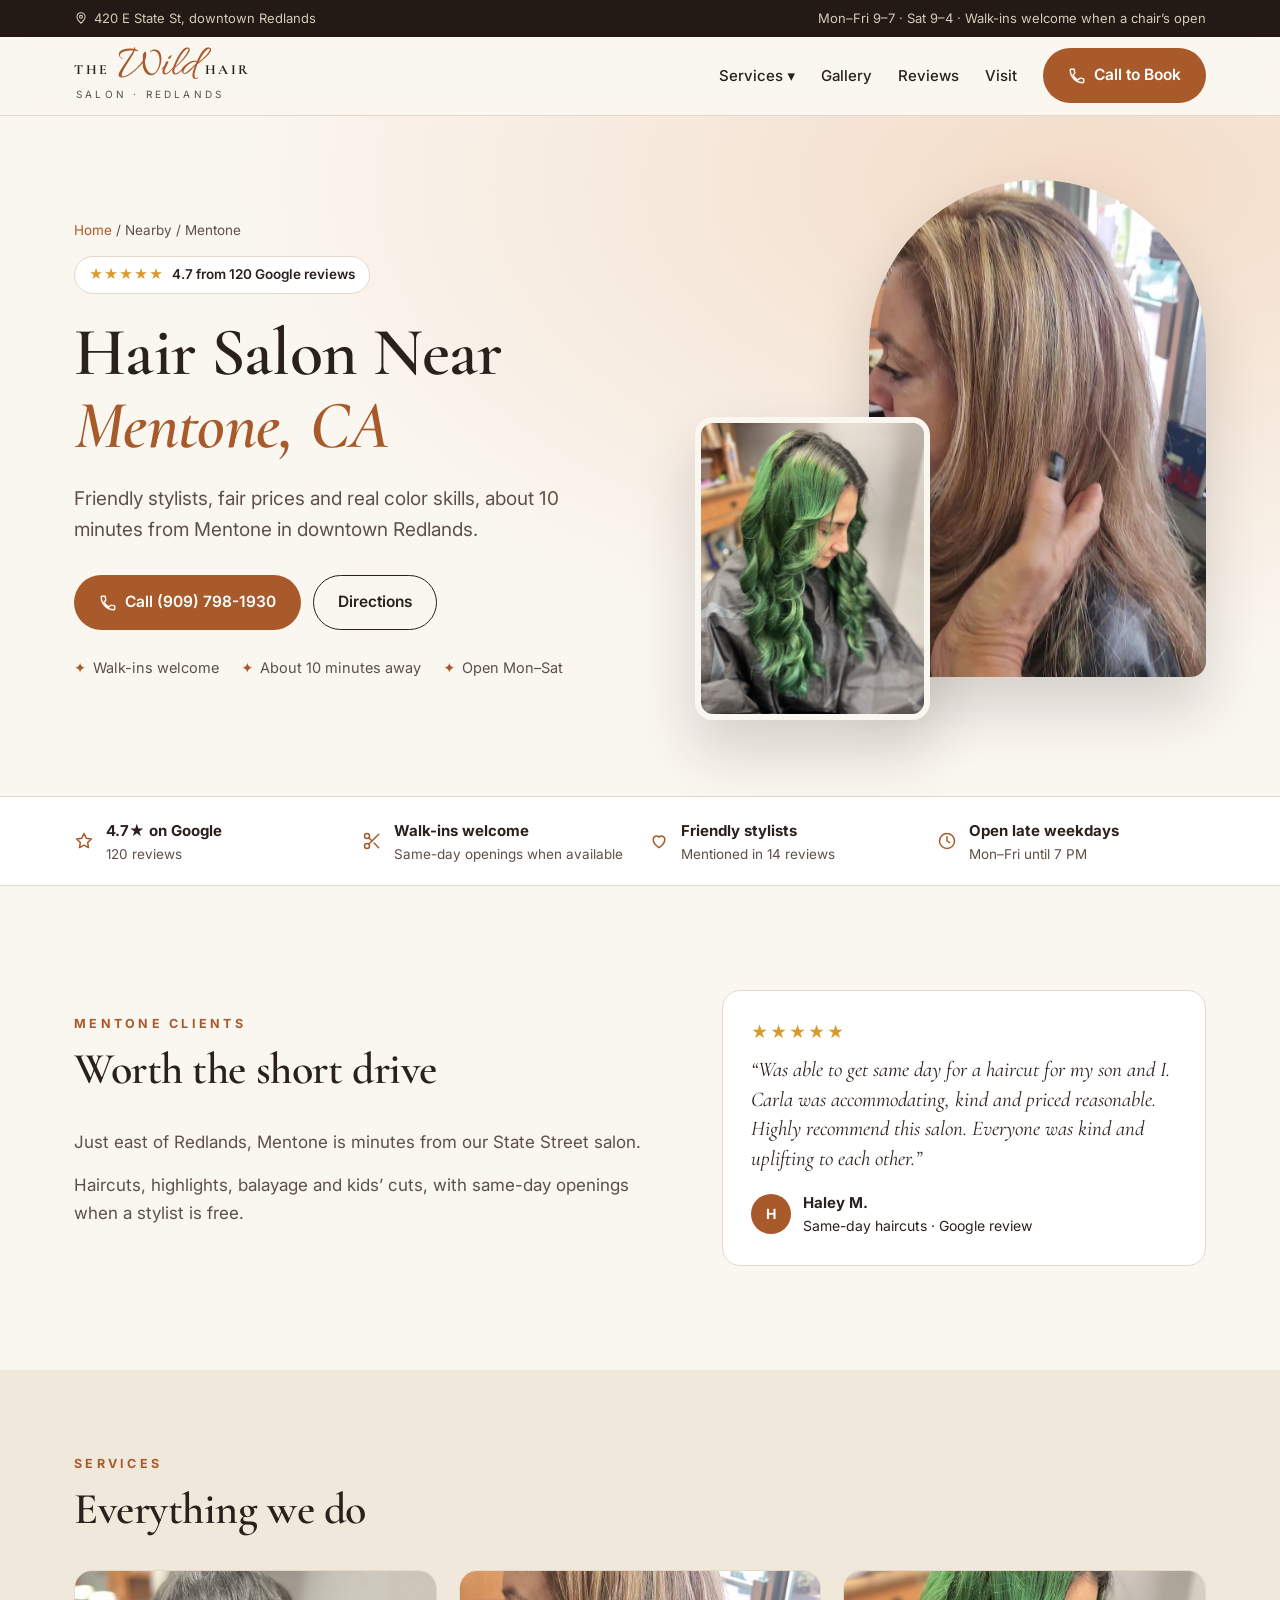
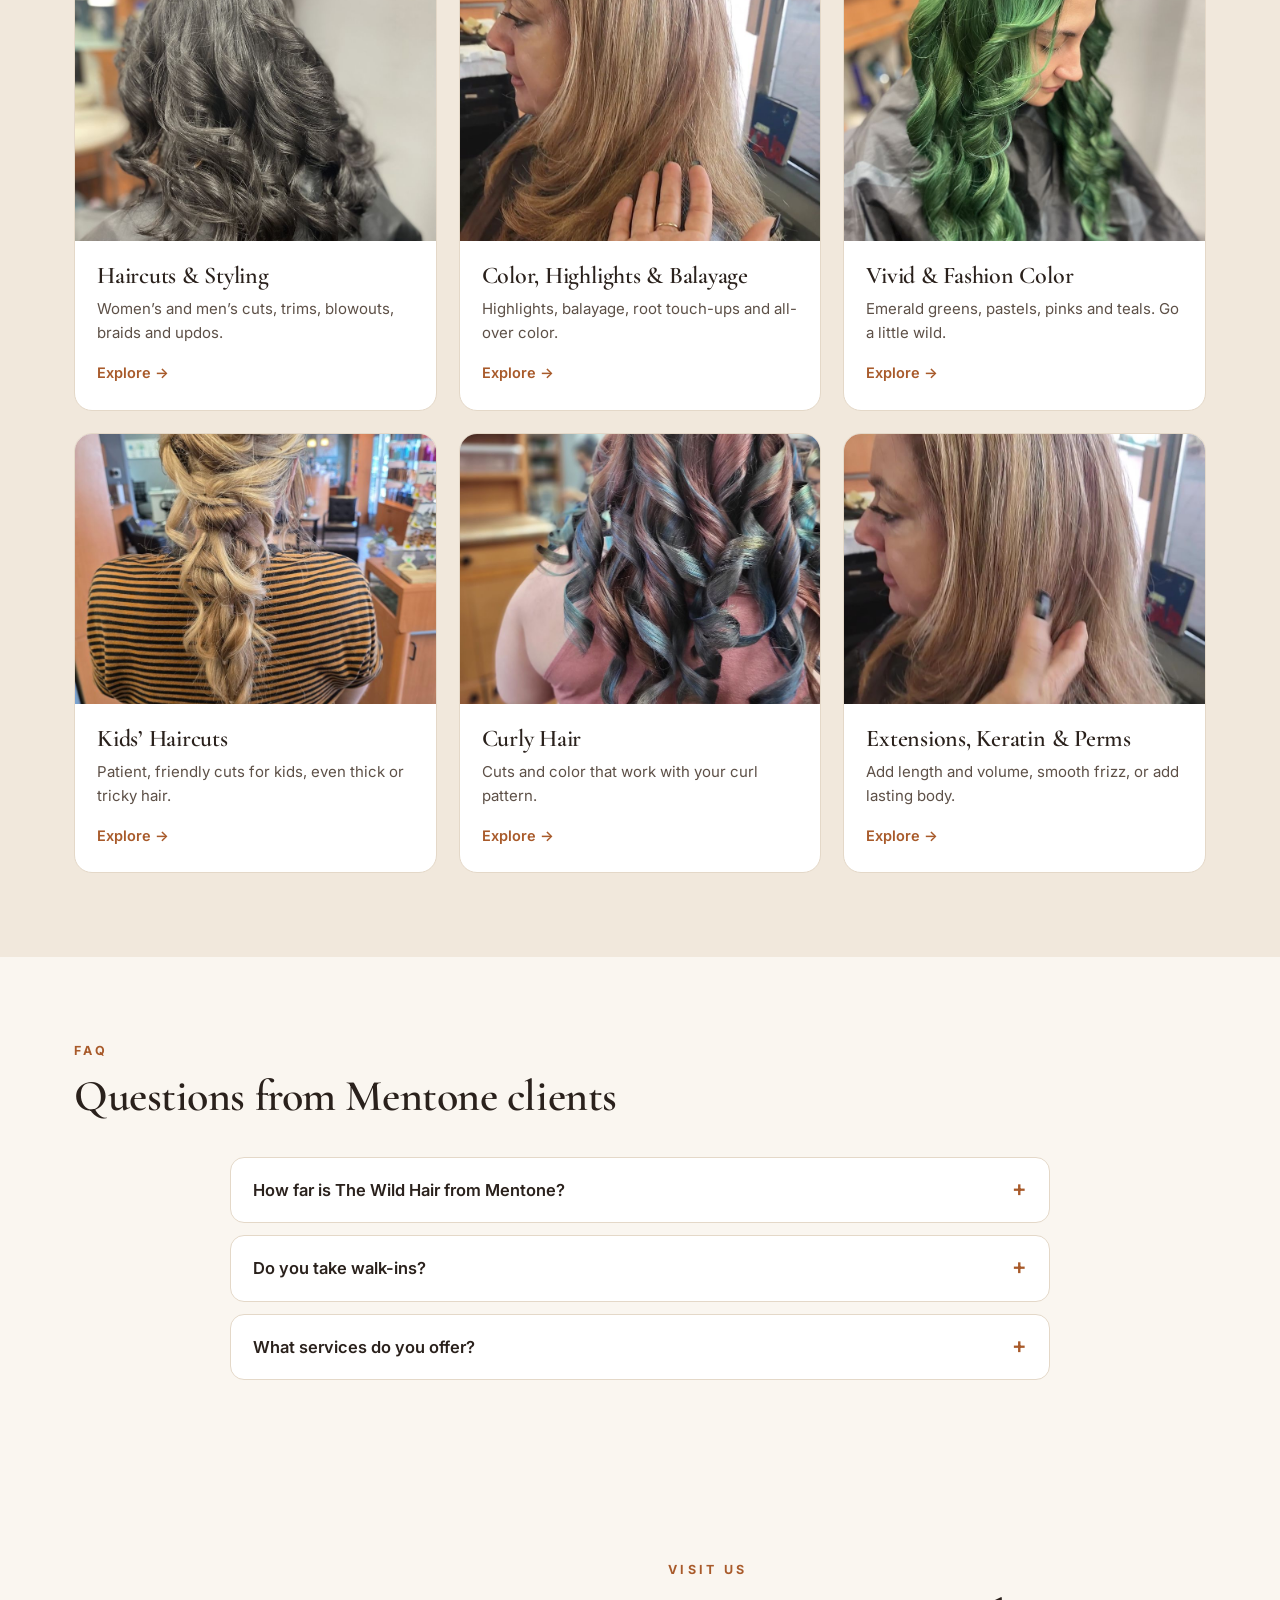
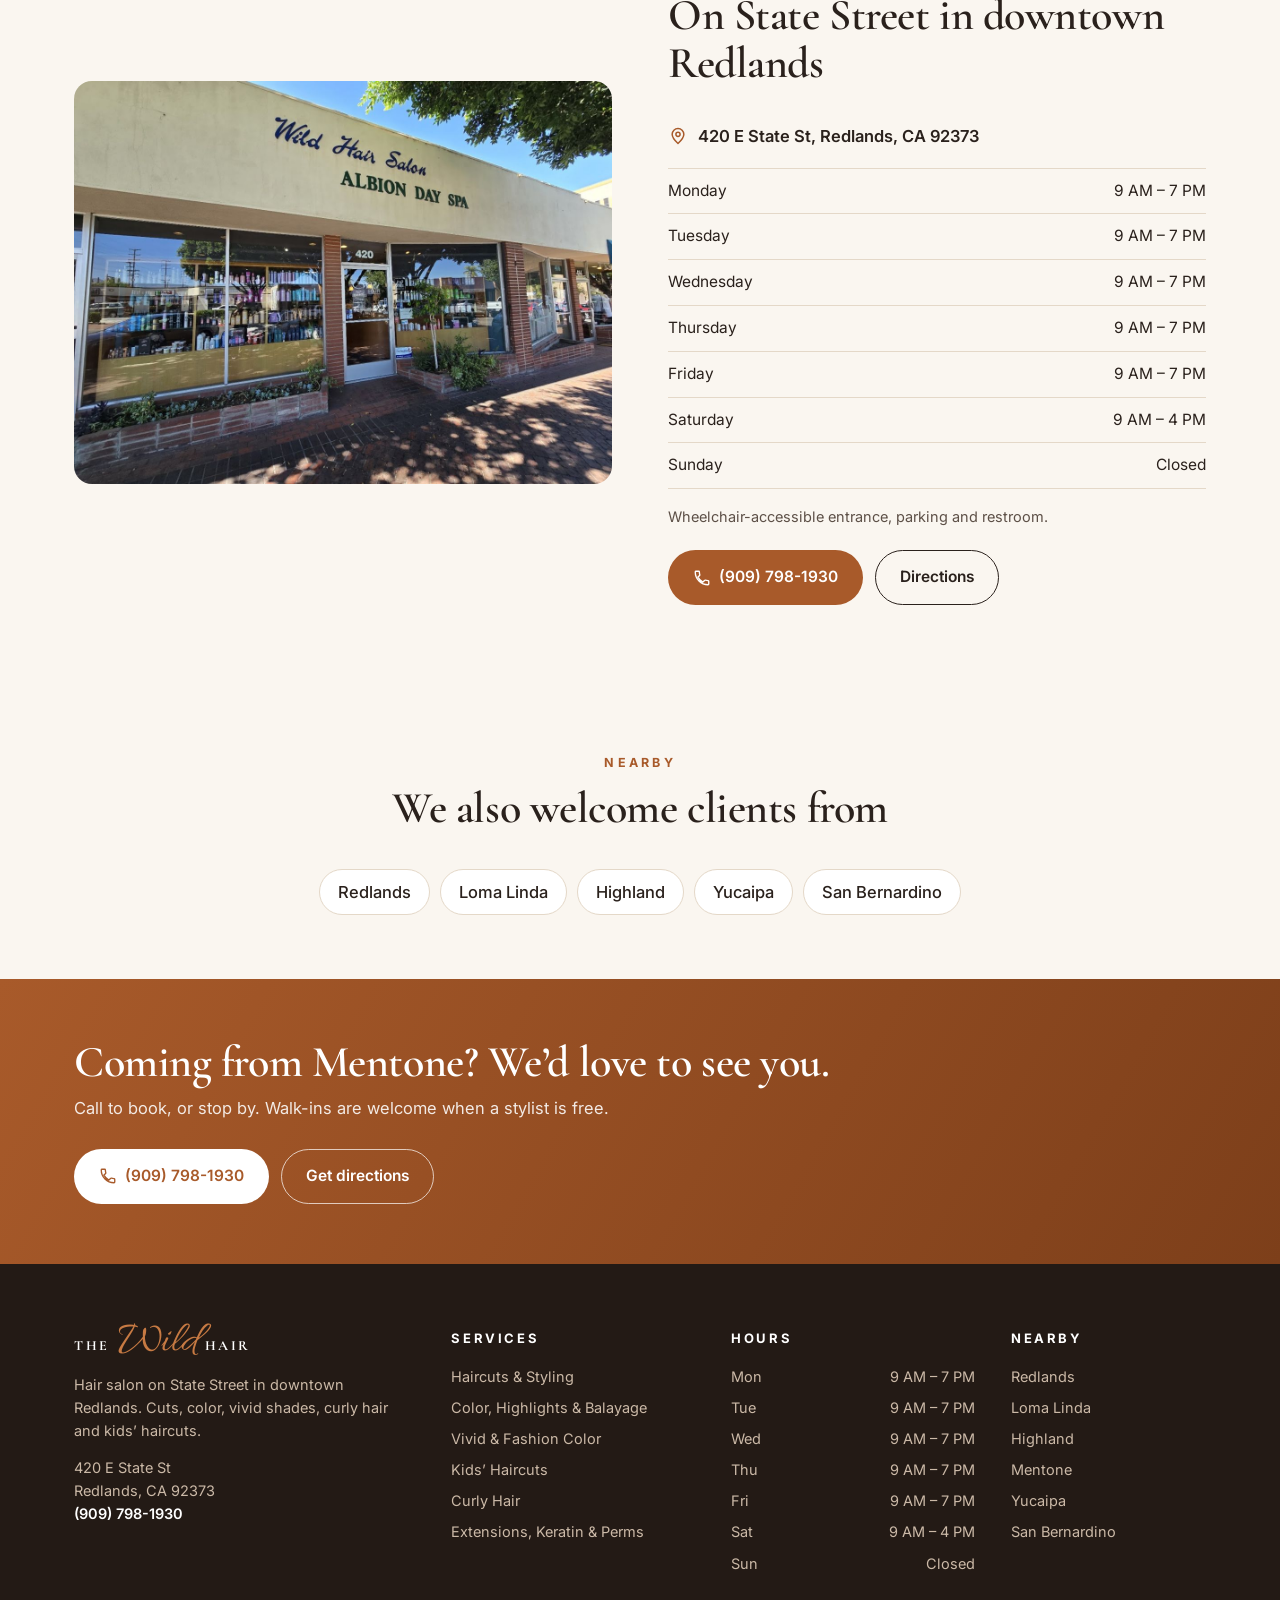
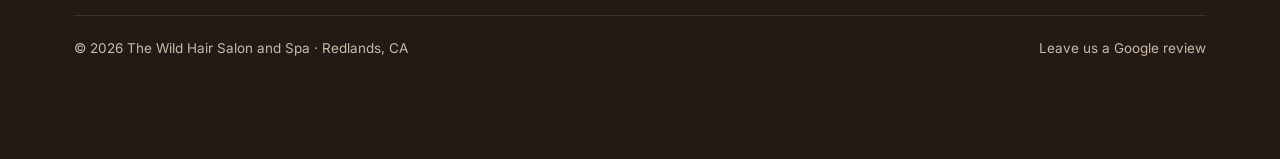
<file: areas/mentone/index.html>
<!doctype html>
<html lang="en">
<head>
<meta charset="utf-8">
<meta name="robots" content="noindex, nofollow">
<meta name="viewport" content="width=device-width, initial-scale=1">
<title>Hair Salon Near Mentone, CA | Cuts, Color &amp; Highlights | The Wild Hair, Redlands</title>
<meta name="description" content="Looking for a hair salon near Mentone? The Wild Hair on State Street in Redlands is about 10 minutes away. Cuts, color, vivid shades and kids’ cuts. 4.7★ from 120 reviews.">
<link rel="canonical" href="https://www.thewildhairsalon.com/areas/mentone/">
<meta property="og:title" content="Hair Salon Near Mentone, CA | Cuts, Color &amp; Highlights | The Wild Hair, Redlands">
<meta property="og:description" content="Looking for a hair salon near Mentone? The Wild Hair on State Street in Redlands is about 10 minutes away. Cuts, color, vivid shades and kids’ cuts. 4.7★ from 120 reviews.">
<meta property="og:type" content="website">
<meta property="og:image" content="https://www.thewildhairsalon.com/assets/img/vivid-curls.jpg">
<link rel="preconnect" href="https://fonts.googleapis.com">
<link href="https://fonts.googleapis.com/css2?family=Allura&family=Cormorant+Garamond:ital,wght@0,500;0,600;0,700;1,500&family=Inter:wght@400;500;600;700&display=swap" rel="stylesheet">
<link rel="stylesheet" href="../../assets/styles.css">
<script type="application/ld+json">
{
 "@context": "https://schema.org",
 "@graph": [
  {
   "@type": [
    "HairSalon",
    "LocalBusiness"
   ],
   "@id": "https://www.thewildhairsalon.com/#business",
   "name": "The Wild Hair Salon and Spa",
   "url": "https://www.thewildhairsalon.com/",
   "telephone": "+1-909-798-1930",
   "priceRange": "$$",
   "image": "https://www.thewildhairsalon.com/assets/img/storefront.jpg",
   "address": {
    "@type": "PostalAddress",
    "streetAddress": "420 E State St",
    "addressLocality": "Redlands",
    "addressRegion": "CA",
    "postalCode": "92373",
    "addressCountry": "US"
   },
   "geo": {
    "@type": "GeoCoordinates",
    "latitude": 34.056265,
    "longitude": -117.177627
   },
   "openingHoursSpecification": [
    {
     "@type": "OpeningHoursSpecification",
     "dayOfWeek": [
      "Monday",
      "Tuesday",
      "Wednesday",
      "Thursday",
      "Friday"
     ],
     "opens": "09:00",
     "closes": "19:00"
    },
    {
     "@type": "OpeningHoursSpecification",
     "dayOfWeek": [
      "Saturday"
     ],
     "opens": "09:00",
     "closes": "16:00"
    }
   ],
   "aggregateRating": {
    "@type": "AggregateRating",
    "ratingValue": "4.7",
    "reviewCount": "120"
   },
   "areaServed": [
    "Redlands",
    "Loma Linda",
    "Highland",
    "Mentone",
    "Yucaipa",
    "San Bernardino"
   ],
   "hasMap": "https://www.google.com/maps/place/?q=place_id:ChIJ37isxguq3IAROJOuYRICI_0",
   "amenityFeature": [
    {
     "@type": "LocationFeatureSpecification",
     "name": "Wheelchair accessible",
     "value": true
    }
   ]
  },
  {
   "@type": "FAQPage",
   "mainEntity": [
    {
     "@type": "Question",
     "name": "How far is The Wild Hair from Mentone?",
     "acceptedAnswer": {
      "@type": "Answer",
      "text": "We’re at 420 E State St in downtown Redlands, about 10 minutes from most of Mentone."
     }
    },
    {
     "@type": "Question",
     "name": "Do you take walk-ins?",
     "acceptedAnswer": {
      "@type": "Answer",
      "text": "Yes, when a stylist is available. Call (909) 798-1930 to check before you drive over."
     }
    },
    {
     "@type": "Question",
     "name": "What services do you offer?",
     "acceptedAnswer": {
      "@type": "Answer",
      "text": "Haircuts and styling, color, highlights and balayage, vivid color, curly hair, kids’ haircuts, extensions, keratin and perms."
     }
    }
   ]
  },
  {
   "@type": "BreadcrumbList",
   "itemListElement": [
    {
     "@type": "ListItem",
     "position": 1,
     "name": "Home",
     "item": "https://www.thewildhairsalon.com/"
    },
    {
     "@type": "ListItem",
     "position": 2,
     "name": "Hair salon near Mentone",
     "item": "https://www.thewildhairsalon.com/areas/mentone/"
    }
   ]
  }
 ]
}
</script>
</head>
<body>
<div class="topbar"><div class="wrap">
  <span><svg width="14" height="14" viewBox="0 0 24 24" fill="none" stroke="currentColor" stroke-width="1.8" stroke-linecap="round" stroke-linejoin="round"><path d="M12 21s-7-6.2-7-11a7 7 0 0 1 14 0c0 4.8-7 11-7 11z"/><circle cx="12" cy="10" r="2.5"/></svg> 420 E State St, downtown Redlands</span>
  <span class="hide-sm">Mon–Fri 9–7 · Sat 9–4 · Walk-ins welcome when a chair’s open</span>
</div></div>
<header class="nav"><div class="wrap">
  <a href="../../" class="logo" aria-label="The Wild Hair Salon and Spa, home"><span class="lg"><span class="the">THE</span><span class="wild">Wild</span><span class="hair">HAIR</span></span><small>SALON · REDLANDS</small></a>
  <nav>
    <div class="dd"><button type="button" aria-haspopup="true">Services ▾</button><div class="dd-menu"><a href="../../services/haircuts/">Haircuts & Styling</a><a href="../../services/hair-color/">Color, Highlights & Balayage</a><a href="../../services/vivid-hair-color/">Vivid & Fashion Color</a><a href="../../services/kids-haircuts/">Kids’ Haircuts</a><a href="../../services/curly-hair/">Curly Hair</a><a href="../../services/extensions-keratin-perms/">Extensions, Keratin & Perms</a></div></div>
    <a href="../../#gallery">Gallery</a><a href="../../#reviews">Reviews</a><a href="../../#visit">Visit</a>
    <a href="tel:+19097981930" class="btn btn-copper"><svg width="18" height="18" viewBox="0 0 24 24" fill="none" stroke="currentColor" stroke-width="1.8" stroke-linecap="round" stroke-linejoin="round"><path d="M6.6 10.8a15.1 15.1 0 0 0 6.6 6.6l2.2-2.2a1 1 0 0 1 1-.25 11.4 11.4 0 0 0 3.6.57 1 1 0 0 1 1 1V20a1 1 0 0 1-1 1A17 17 0 0 1 3 4a1 1 0 0 1 1-1h3.5a1 1 0 0 1 1 1c0 1.25.2 2.45.57 3.57a1 1 0 0 1-.25 1z"/></svg> <span>Call to Book</span></a>
  </nav>
</div></header>

<section class="hero"><div class="wrap">
  <div class="htxt">
    <div class="crumbs"><a href="../../">Home</a> / Nearby / Mentone</div>
    <span class="badge"><span class="st">★★★★★</span> 4.7 from 120 Google reviews</span>
    <h1>Hair Salon Near <em>Mentone, CA</em></h1>
    <p class="lead">Friendly stylists, fair prices and real color skills, about 10 minutes from Mentone in downtown Redlands.</p>
    <div class="ctas">
      <a href="tel:+19097981930" class="btn btn-copper"><svg width="18" height="18" viewBox="0 0 24 24" fill="none" stroke="currentColor" stroke-width="1.8" stroke-linecap="round" stroke-linejoin="round"><path d="M6.6 10.8a15.1 15.1 0 0 0 6.6 6.6l2.2-2.2a1 1 0 0 1 1-.25 11.4 11.4 0 0 0 3.6.57 1 1 0 0 1 1 1V20a1 1 0 0 1-1 1A17 17 0 0 1 3 4a1 1 0 0 1 1-1h3.5a1 1 0 0 1 1 1c0 1.25.2 2.45.57 3.57a1 1 0 0 1-.25 1z"/></svg> Call (909) 798-1930</a>
      <a href="https://www.google.com/maps/dir/?api=1&destination=The+Wild+Hair+Salon+and+Spa%2C+420+E+State+St%2C+Redlands%2C+CA+92373" class="btn btn-out" target="_blank" rel="noopener">Directions</a>
    </div>
    <ul class="checks"><li>Walk-ins welcome</li><li>About 10 minutes away</li><li>Open Mon–Sat</li></ul>
  </div>
  <div class="hpics">
    <img class="p1" src="../../assets/img/highlights-side.jpg" alt="Hair by The Wild Hair Salon in Redlands" fetchpriority="high">
    <img class="p2" src="../../assets/img/green-vivid.jpg" alt="Hair by The Wild Hair Salon in Redlands">
  </div>
</div></section>

<div class="trust"><div class="wrap">
  <div><svg width="20" height="20" viewBox="0 0 24 24" fill="none" stroke="currentColor" stroke-width="1.8" stroke-linecap="round" stroke-linejoin="round"><path d="M12 3l2.7 5.6 6.1.9-4.4 4.3 1 6.1L12 17l-5.4 2.9 1-6.1-4.4-4.3 6.1-.9z"/></svg><span><b>4.7★ on Google</b><span>120 reviews</span></span></div>
  <div><svg width="20" height="20" viewBox="0 0 24 24" fill="none" stroke="currentColor" stroke-width="1.8" stroke-linecap="round" stroke-linejoin="round"><circle cx="6" cy="6" r="3"/><circle cx="6" cy="18" r="3"/><path d="M20 4 8.1 15.9M14.5 14.5 20 20M8.1 8.1 12 12"/></svg><span><b>Walk-ins welcome</b><span>Same-day openings when available</span></span></div>
  <div><svg width="20" height="20" viewBox="0 0 24 24" fill="none" stroke="currentColor" stroke-width="1.8" stroke-linecap="round" stroke-linejoin="round"><path d="M12 20s-7-4.4-7-10a4 4 0 0 1 7-2.6A4 4 0 0 1 19 10c0 5.6-7 10-7 10z"/></svg><span><b>Friendly stylists</b><span>Mentioned in 14 reviews</span></span></div>
  <div><svg width="20" height="20" viewBox="0 0 24 24" fill="none" stroke="currentColor" stroke-width="1.8" stroke-linecap="round" stroke-linejoin="round"><circle cx="12" cy="12" r="9"/><path d="M12 7v5l3 2"/></svg><span><b>Open late weekdays</b><span>Mon–Fri until 7 PM</span></span></div>
</div></div>

<section><div class="wrap split" style="align-items:center">
  <div class="prose"><div class="sh"><small>Mentone clients</small><h2>Worth the short drive</h2></div><p>Just east of Redlands, Mentone is minutes from our State Street salon.</p><p>Haircuts, highlights, balayage and kids’ cuts, with same-day openings when a stylist is free.</p></div>
  <figure class="quote">
      <div class="stars">★★★★★</div>
      <blockquote>“Was able to get same day for a haircut for my son and I. Carla was accommodating, kind and priced reasonable. Highly recommend this salon. Everyone was kind and uplifting to each other.”</blockquote>
      <figcaption><span class="av">H</span><span><b>Haley M.</b>Same-day haircuts · Google review</span></figcaption>
    </figure>
</div></section>

<section class="alt"><div class="wrap">
  <div class="sh"><small>Services</small><h2>Everything we do</h2></div>
  <div class="svc">
    <a href="../../services/haircuts/" class="card"><div class="im"><img src="../../assets/img/dark-waves.jpg" alt="" loading="lazy"></div><div class="bd"><h3>Haircuts & Styling</h3><p>Women’s and men’s cuts, trims, blowouts, braids and updos.</p><span class="go">Explore →</span></div></a>
    <a href="../../services/hair-color/" class="card"><div class="im"><img src="../../assets/img/highlights-finish.jpg" alt="" loading="lazy"></div><div class="bd"><h3>Color, Highlights & Balayage</h3><p>Highlights, balayage, root touch-ups and all-over color.</p><span class="go">Explore →</span></div></a>
    <a href="../../services/vivid-hair-color/" class="card"><div class="im"><img src="../../assets/img/green-vivid.jpg" alt="" loading="lazy"></div><div class="bd"><h3>Vivid & Fashion Color</h3><p>Emerald greens, pastels, pinks and teals. Go a little wild.</p><span class="go">Explore →</span></div></a>
    <a href="../../services/kids-haircuts/" class="card"><div class="im"><img src="../../assets/img/braided-style.jpg" alt="" loading="lazy"></div><div class="bd"><h3>Kids’ Haircuts</h3><p>Patient, friendly cuts for kids, even thick or tricky hair.</p><span class="go">Explore →</span></div></a>
    <a href="../../services/curly-hair/" class="card"><div class="im"><img src="../../assets/img/vivid-curls.jpg" alt="" loading="lazy"></div><div class="bd"><h3>Curly Hair</h3><p>Cuts and color that work with your curl pattern.</p><span class="go">Explore →</span></div></a>
    <a href="../../services/extensions-keratin-perms/" class="card"><div class="im"><img src="../../assets/img/highlights-side.jpg" alt="" loading="lazy"></div><div class="bd"><h3>Extensions, Keratin & Perms</h3><p>Add length and volume, smooth frizz, or add lasting body.</p><span class="go">Explore →</span></div></a>
  </div>
</div></section>

<section id="faq"><div class="wrap">
  <div class="sh"><small>FAQ</small><h2>Questions from Mentone clients</h2></div>
  <div class="faq"><details><summary>How far is The Wild Hair from Mentone?</summary><p>We’re at 420 E State St in downtown Redlands, about 10 minutes from most of Mentone.</p></details>
<details><summary>Do you take walk-ins?</summary><p>Yes, when a stylist is available. Call (909) 798-1930 to check before you drive over.</p></details>
<details><summary>What services do you offer?</summary><p>Haircuts and styling, color, highlights and balayage, vivid color, curly hair, kids’ haircuts, extensions, keratin and perms.</p></details></div>
</div></section>

<section id="visit"><div class="wrap visit">
  <figure class="ph store"><img src="../../assets/img/storefront.jpg" alt="The Wild Hair Salon storefront at 420 E State St in Redlands" loading="lazy"></figure>
  <div>
    <div class="sh"><small>Visit us</small><h2>On State Street in downtown Redlands</h2></div>
    <p class="addr"><svg width="20" height="20" viewBox="0 0 24 24" fill="none" stroke="currentColor" stroke-width="1.8" stroke-linecap="round" stroke-linejoin="round"><path d="M12 21s-7-6.2-7-11a7 7 0 0 1 14 0c0 4.8-7 11-7 11z"/><circle cx="12" cy="10" r="2.5"/></svg> <span>420 E State St, Redlands, CA 92373</span></p>
    <ul class="hours"><li><span>Monday</span><span>9 AM – 7 PM</span></li><li><span>Tuesday</span><span>9 AM – 7 PM</span></li><li><span>Wednesday</span><span>9 AM – 7 PM</span></li><li><span>Thursday</span><span>9 AM – 7 PM</span></li><li><span>Friday</span><span>9 AM – 7 PM</span></li><li><span>Saturday</span><span>9 AM – 4 PM</span></li><li><span>Sunday</span><span>Closed</span></li></ul>
    <p class="note">Wheelchair-accessible entrance, parking and restroom.</p>
    <div class="ctas"><a href="tel:+19097981930" class="btn btn-copper"><svg width="18" height="18" viewBox="0 0 24 24" fill="none" stroke="currentColor" stroke-width="1.8" stroke-linecap="round" stroke-linejoin="round"><path d="M6.6 10.8a15.1 15.1 0 0 0 6.6 6.6l2.2-2.2a1 1 0 0 1 1-.25 11.4 11.4 0 0 0 3.6.57 1 1 0 0 1 1 1V20a1 1 0 0 1-1 1A17 17 0 0 1 3 4a1 1 0 0 1 1-1h3.5a1 1 0 0 1 1 1c0 1.25.2 2.45.57 3.57a1 1 0 0 1-.25 1z"/></svg> (909) 798-1930</a><a href="https://www.google.com/maps/dir/?api=1&destination=The+Wild+Hair+Salon+and+Spa%2C+420+E+State+St%2C+Redlands%2C+CA+92373" class="btn btn-out" target="_blank" rel="noopener">Directions</a></div>
  </div>
</div></section>

<section class="areas"><div class="wrap">
  <div class="sh c"><small>Nearby</small><h2>We also welcome clients from</h2></div>
  <div class="towns"><a href="../../">Redlands</a><a href="../../areas/loma-linda/">Loma Linda</a><a href="../../areas/highland/">Highland</a><a href="../../areas/yucaipa/">Yucaipa</a><a href="../../areas/san-bernardino/">San Bernardino</a></div>
</div></section>

<section class="cta"><div class="wrap">
  <div><h2>Coming from Mentone? We’d love to see you.</h2><p>Call to book, or stop by. Walk-ins are welcome when a stylist is free.</p></div>
  <div class="ctas"><a href="tel:+19097981930" class="btn btn-light"><svg width="18" height="18" viewBox="0 0 24 24" fill="none" stroke="currentColor" stroke-width="1.8" stroke-linecap="round" stroke-linejoin="round"><path d="M6.6 10.8a15.1 15.1 0 0 0 6.6 6.6l2.2-2.2a1 1 0 0 1 1-.25 11.4 11.4 0 0 0 3.6.57 1 1 0 0 1 1 1V20a1 1 0 0 1-1 1A17 17 0 0 1 3 4a1 1 0 0 1 1-1h3.5a1 1 0 0 1 1 1c0 1.25.2 2.45.57 3.57a1 1 0 0 1-.25 1z"/></svg> (909) 798-1930</a><a href="https://www.google.com/maps/dir/?api=1&destination=The+Wild+Hair+Salon+and+Spa%2C+420+E+State+St%2C+Redlands%2C+CA+92373" class="btn btn-line" target="_blank" rel="noopener">Get directions</a></div>
</div></section>

<footer><div class="wrap">
  <div class="fcols">
    <div>
      <a href="../../" class="logo light"><span class="lg"><span class="the">THE</span><span class="wild">Wild</span><span class="hair">HAIR</span></span></a>
      <p>Hair salon on State Street in downtown Redlands. Cuts, color, vivid shades, curly hair and kids’ haircuts.</p>
      <p class="addr">420 E State St<br>Redlands, CA 92373<br><a href="tel:+19097981930">(909) 798-1930</a></p>
    </div>
    <div><h4>Services</h4><ul><li><a href="../../services/haircuts/">Haircuts & Styling</a></li><li><a href="../../services/hair-color/">Color, Highlights & Balayage</a></li><li><a href="../../services/vivid-hair-color/">Vivid & Fashion Color</a></li><li><a href="../../services/kids-haircuts/">Kids’ Haircuts</a></li><li><a href="../../services/curly-hair/">Curly Hair</a></li><li><a href="../../services/extensions-keratin-perms/">Extensions, Keratin & Perms</a></li></ul></div>
    <div><h4>Hours</h4><ul class="hrs"><li><span>Mon</span><span>9 AM – 7 PM</span></li><li><span>Tue</span><span>9 AM – 7 PM</span></li><li><span>Wed</span><span>9 AM – 7 PM</span></li><li><span>Thu</span><span>9 AM – 7 PM</span></li><li><span>Fri</span><span>9 AM – 7 PM</span></li><li><span>Sat</span><span>9 AM – 4 PM</span></li><li><span>Sun</span><span>Closed</span></li></ul></div>
    <div><h4>Nearby</h4><ul><li><a href="../../">Redlands</a></li><li><a href="../../areas/loma-linda/">Loma Linda</a></li><li><a href="../../areas/highland/">Highland</a></li><li><a href="../../areas/mentone/">Mentone</a></li><li><a href="../../areas/yucaipa/">Yucaipa</a></li><li><a href="../../areas/san-bernardino/">San Bernardino</a></li></ul></div>
  </div>
  <div class="fbot"><span>© <span class="yr"></span> The Wild Hair Salon and Spa · Redlands, CA</span><span><a href="https://search.google.com/local/writereview?placeid=ChIJ37isxguq3IAROJOuYRICI_0" target="_blank" rel="noopener">Leave us a Google review</a></span></div>
</div></footer>

<div class="mbar"><a href="tel:+19097981930" class="btn btn-copper"><svg width="18" height="18" viewBox="0 0 24 24" fill="none" stroke="currentColor" stroke-width="1.8" stroke-linecap="round" stroke-linejoin="round"><path d="M6.6 10.8a15.1 15.1 0 0 0 6.6 6.6l2.2-2.2a1 1 0 0 1 1-.25 11.4 11.4 0 0 0 3.6.57 1 1 0 0 1 1 1V20a1 1 0 0 1-1 1A17 17 0 0 1 3 4a1 1 0 0 1 1-1h3.5a1 1 0 0 1 1 1c0 1.25.2 2.45.57 3.57a1 1 0 0 1-.25 1z"/></svg> Call</a><a href="https://www.google.com/maps/dir/?api=1&destination=The+Wild+Hair+Salon+and+Spa%2C+420+E+State+St%2C+Redlands%2C+CA+92373" class="btn btn-ghost" target="_blank" rel="noopener"><svg width="18" height="18" viewBox="0 0 24 24" fill="none" stroke="currentColor" stroke-width="1.8" stroke-linecap="round" stroke-linejoin="round"><path d="M12 21s-7-6.2-7-11a7 7 0 0 1 14 0c0 4.8-7 11-7 11z"/><circle cx="12" cy="10" r="2.5"/></svg> Directions</a></div>
<script>document.querySelectorAll(".yr").forEach(e=>e.textContent=new Date().getFullYear())</script>
</body>
</html>
</file>
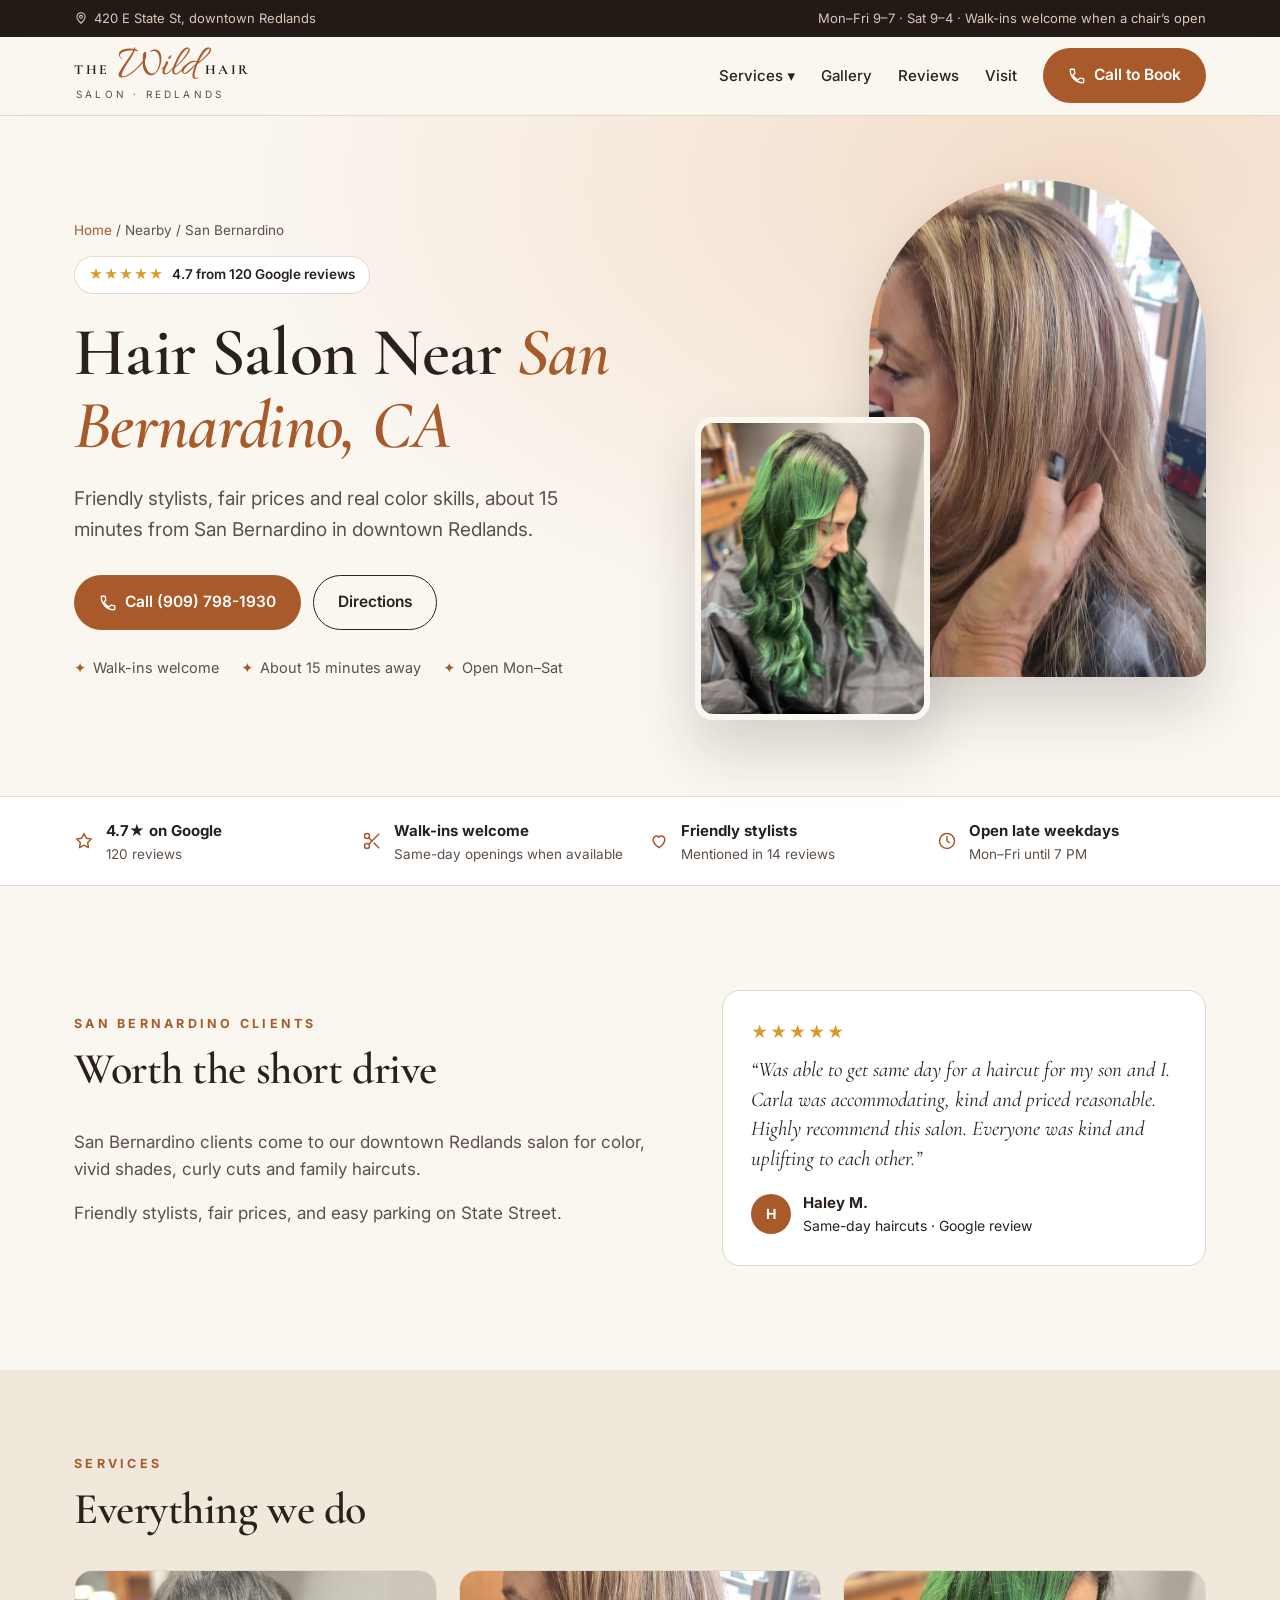
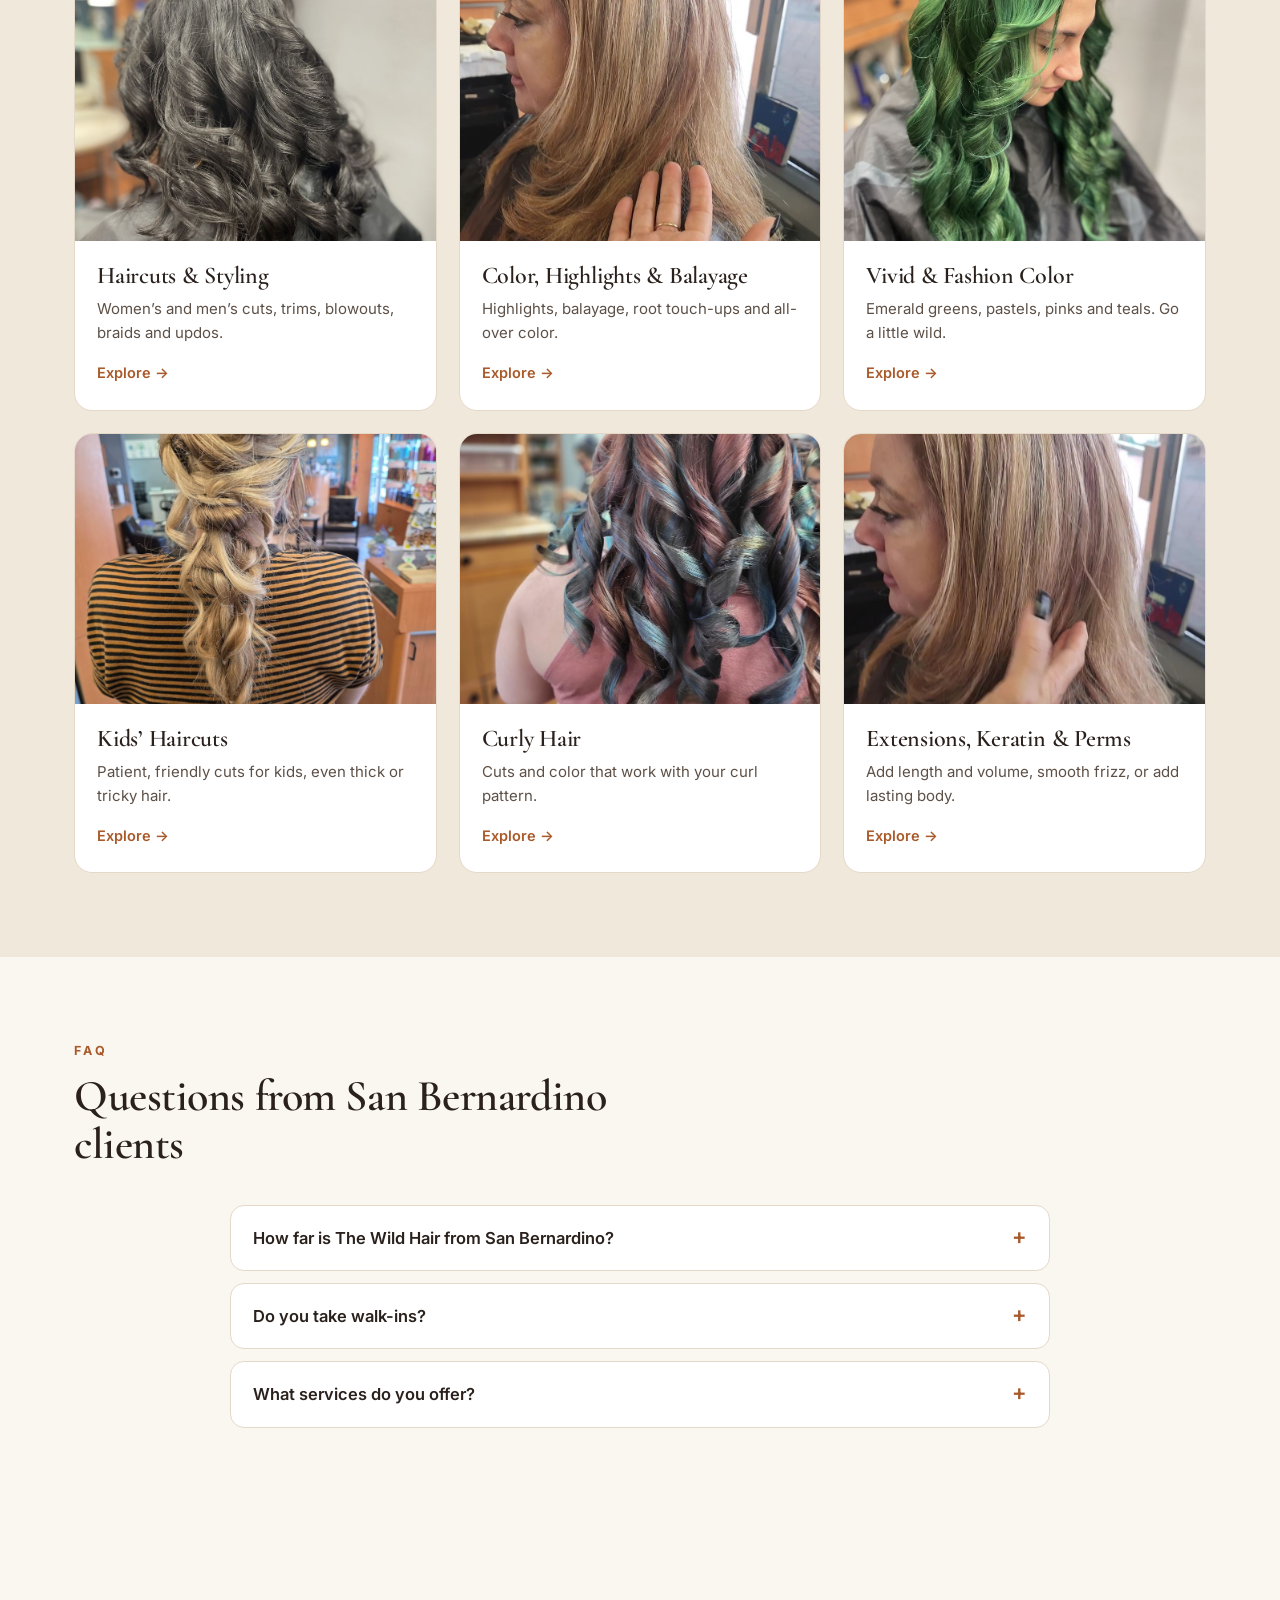
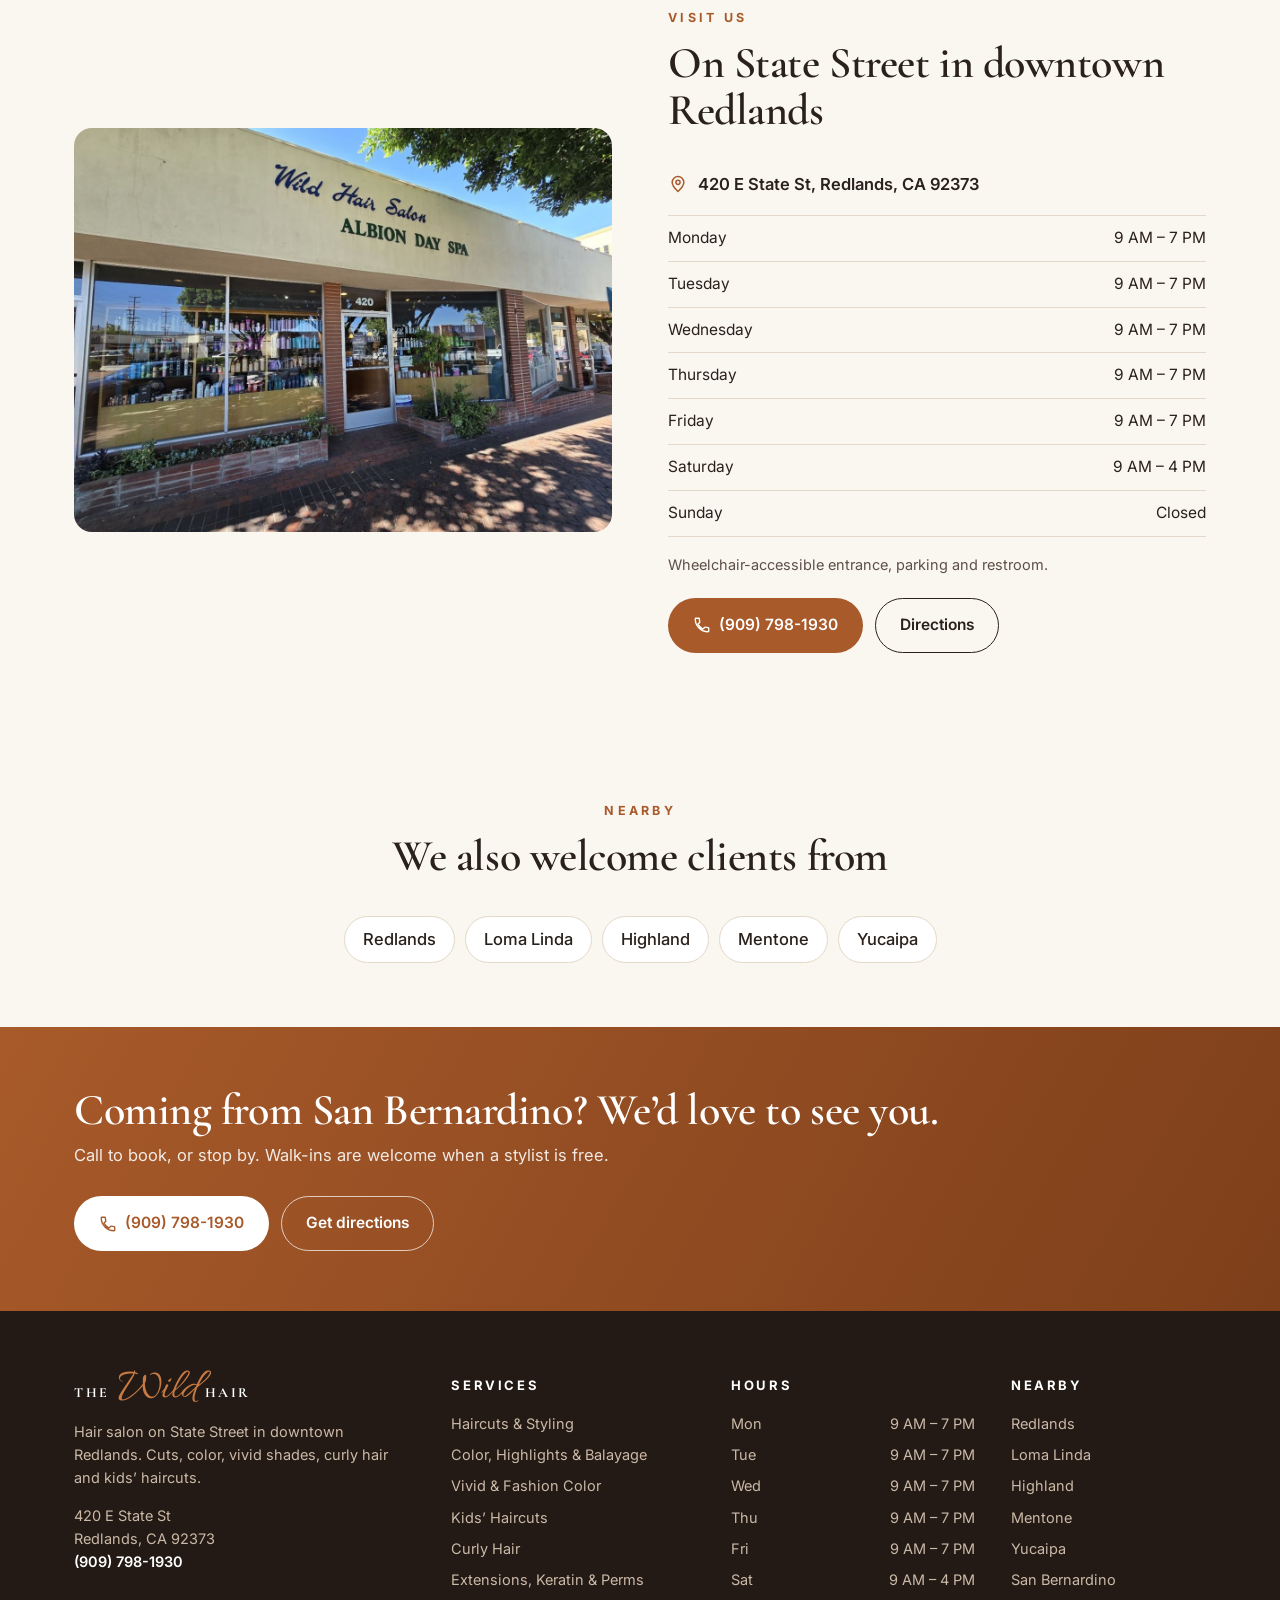
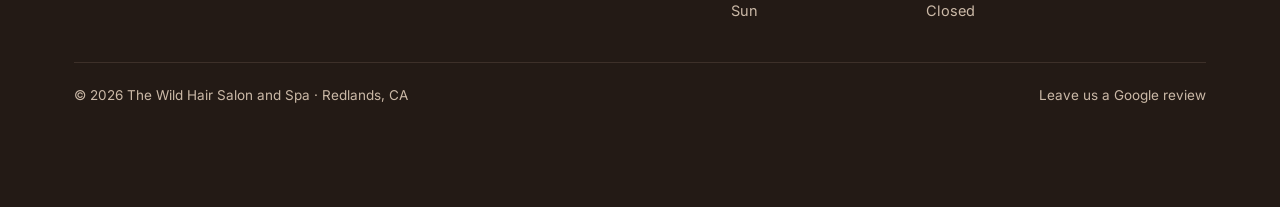
<file: areas/san-bernardino/index.html>
<!doctype html>
<html lang="en">
<head>
<meta charset="utf-8">
<meta name="robots" content="noindex, nofollow">
<meta name="viewport" content="width=device-width, initial-scale=1">
<title>Hair Salon Near San Bernardino, CA | Cuts, Color &amp; Highlights | The Wild Hair, Redlands</title>
<meta name="description" content="Looking for a hair salon near San Bernardino? The Wild Hair on State Street in Redlands is about 15 minutes away. Cuts, color, vivid shades and kids’ cuts. 4.7★ from 120 reviews.">
<link rel="canonical" href="https://www.thewildhairsalon.com/areas/san-bernardino/">
<meta property="og:title" content="Hair Salon Near San Bernardino, CA | Cuts, Color &amp; Highlights | The Wild Hair, Redlands">
<meta property="og:description" content="Looking for a hair salon near San Bernardino? The Wild Hair on State Street in Redlands is about 15 minutes away. Cuts, color, vivid shades and kids’ cuts. 4.7★ from 120 reviews.">
<meta property="og:type" content="website">
<meta property="og:image" content="https://www.thewildhairsalon.com/assets/img/vivid-curls.jpg">
<link rel="preconnect" href="https://fonts.googleapis.com">
<link href="https://fonts.googleapis.com/css2?family=Allura&family=Cormorant+Garamond:ital,wght@0,500;0,600;0,700;1,500&family=Inter:wght@400;500;600;700&display=swap" rel="stylesheet">
<link rel="stylesheet" href="../../assets/styles.css">
<script type="application/ld+json">
{
 "@context": "https://schema.org",
 "@graph": [
  {
   "@type": [
    "HairSalon",
    "LocalBusiness"
   ],
   "@id": "https://www.thewildhairsalon.com/#business",
   "name": "The Wild Hair Salon and Spa",
   "url": "https://www.thewildhairsalon.com/",
   "telephone": "+1-909-798-1930",
   "priceRange": "$$",
   "image": "https://www.thewildhairsalon.com/assets/img/storefront.jpg",
   "address": {
    "@type": "PostalAddress",
    "streetAddress": "420 E State St",
    "addressLocality": "Redlands",
    "addressRegion": "CA",
    "postalCode": "92373",
    "addressCountry": "US"
   },
   "geo": {
    "@type": "GeoCoordinates",
    "latitude": 34.056265,
    "longitude": -117.177627
   },
   "openingHoursSpecification": [
    {
     "@type": "OpeningHoursSpecification",
     "dayOfWeek": [
      "Monday",
      "Tuesday",
      "Wednesday",
      "Thursday",
      "Friday"
     ],
     "opens": "09:00",
     "closes": "19:00"
    },
    {
     "@type": "OpeningHoursSpecification",
     "dayOfWeek": [
      "Saturday"
     ],
     "opens": "09:00",
     "closes": "16:00"
    }
   ],
   "aggregateRating": {
    "@type": "AggregateRating",
    "ratingValue": "4.7",
    "reviewCount": "120"
   },
   "areaServed": [
    "Redlands",
    "Loma Linda",
    "Highland",
    "Mentone",
    "Yucaipa",
    "San Bernardino"
   ],
   "hasMap": "https://www.google.com/maps/place/?q=place_id:ChIJ37isxguq3IAROJOuYRICI_0",
   "amenityFeature": [
    {
     "@type": "LocationFeatureSpecification",
     "name": "Wheelchair accessible",
     "value": true
    }
   ]
  },
  {
   "@type": "FAQPage",
   "mainEntity": [
    {
     "@type": "Question",
     "name": "How far is The Wild Hair from San Bernardino?",
     "acceptedAnswer": {
      "@type": "Answer",
      "text": "We’re at 420 E State St in downtown Redlands, about 15 minutes from most of San Bernardino."
     }
    },
    {
     "@type": "Question",
     "name": "Do you take walk-ins?",
     "acceptedAnswer": {
      "@type": "Answer",
      "text": "Yes, when a stylist is available. Call (909) 798-1930 to check before you drive over."
     }
    },
    {
     "@type": "Question",
     "name": "What services do you offer?",
     "acceptedAnswer": {
      "@type": "Answer",
      "text": "Haircuts and styling, color, highlights and balayage, vivid color, curly hair, kids’ haircuts, extensions, keratin and perms."
     }
    }
   ]
  },
  {
   "@type": "BreadcrumbList",
   "itemListElement": [
    {
     "@type": "ListItem",
     "position": 1,
     "name": "Home",
     "item": "https://www.thewildhairsalon.com/"
    },
    {
     "@type": "ListItem",
     "position": 2,
     "name": "Hair salon near San Bernardino",
     "item": "https://www.thewildhairsalon.com/areas/san-bernardino/"
    }
   ]
  }
 ]
}
</script>
</head>
<body>
<div class="topbar"><div class="wrap">
  <span><svg width="14" height="14" viewBox="0 0 24 24" fill="none" stroke="currentColor" stroke-width="1.8" stroke-linecap="round" stroke-linejoin="round"><path d="M12 21s-7-6.2-7-11a7 7 0 0 1 14 0c0 4.8-7 11-7 11z"/><circle cx="12" cy="10" r="2.5"/></svg> 420 E State St, downtown Redlands</span>
  <span class="hide-sm">Mon–Fri 9–7 · Sat 9–4 · Walk-ins welcome when a chair’s open</span>
</div></div>
<header class="nav"><div class="wrap">
  <a href="../../" class="logo" aria-label="The Wild Hair Salon and Spa, home"><span class="lg"><span class="the">THE</span><span class="wild">Wild</span><span class="hair">HAIR</span></span><small>SALON · REDLANDS</small></a>
  <nav>
    <div class="dd"><button type="button" aria-haspopup="true">Services ▾</button><div class="dd-menu"><a href="../../services/haircuts/">Haircuts & Styling</a><a href="../../services/hair-color/">Color, Highlights & Balayage</a><a href="../../services/vivid-hair-color/">Vivid & Fashion Color</a><a href="../../services/kids-haircuts/">Kids’ Haircuts</a><a href="../../services/curly-hair/">Curly Hair</a><a href="../../services/extensions-keratin-perms/">Extensions, Keratin & Perms</a></div></div>
    <a href="../../#gallery">Gallery</a><a href="../../#reviews">Reviews</a><a href="../../#visit">Visit</a>
    <a href="tel:+19097981930" class="btn btn-copper"><svg width="18" height="18" viewBox="0 0 24 24" fill="none" stroke="currentColor" stroke-width="1.8" stroke-linecap="round" stroke-linejoin="round"><path d="M6.6 10.8a15.1 15.1 0 0 0 6.6 6.6l2.2-2.2a1 1 0 0 1 1-.25 11.4 11.4 0 0 0 3.6.57 1 1 0 0 1 1 1V20a1 1 0 0 1-1 1A17 17 0 0 1 3 4a1 1 0 0 1 1-1h3.5a1 1 0 0 1 1 1c0 1.25.2 2.45.57 3.57a1 1 0 0 1-.25 1z"/></svg> <span>Call to Book</span></a>
  </nav>
</div></header>

<section class="hero"><div class="wrap">
  <div class="htxt">
    <div class="crumbs"><a href="../../">Home</a> / Nearby / San Bernardino</div>
    <span class="badge"><span class="st">★★★★★</span> 4.7 from 120 Google reviews</span>
    <h1>Hair Salon Near <em>San Bernardino, CA</em></h1>
    <p class="lead">Friendly stylists, fair prices and real color skills, about 15 minutes from San Bernardino in downtown Redlands.</p>
    <div class="ctas">
      <a href="tel:+19097981930" class="btn btn-copper"><svg width="18" height="18" viewBox="0 0 24 24" fill="none" stroke="currentColor" stroke-width="1.8" stroke-linecap="round" stroke-linejoin="round"><path d="M6.6 10.8a15.1 15.1 0 0 0 6.6 6.6l2.2-2.2a1 1 0 0 1 1-.25 11.4 11.4 0 0 0 3.6.57 1 1 0 0 1 1 1V20a1 1 0 0 1-1 1A17 17 0 0 1 3 4a1 1 0 0 1 1-1h3.5a1 1 0 0 1 1 1c0 1.25.2 2.45.57 3.57a1 1 0 0 1-.25 1z"/></svg> Call (909) 798-1930</a>
      <a href="https://www.google.com/maps/dir/?api=1&destination=The+Wild+Hair+Salon+and+Spa%2C+420+E+State+St%2C+Redlands%2C+CA+92373" class="btn btn-out" target="_blank" rel="noopener">Directions</a>
    </div>
    <ul class="checks"><li>Walk-ins welcome</li><li>About 15 minutes away</li><li>Open Mon–Sat</li></ul>
  </div>
  <div class="hpics">
    <img class="p1" src="../../assets/img/highlights-side.jpg" alt="Hair by The Wild Hair Salon in Redlands" fetchpriority="high">
    <img class="p2" src="../../assets/img/green-vivid.jpg" alt="Hair by The Wild Hair Salon in Redlands">
  </div>
</div></section>

<div class="trust"><div class="wrap">
  <div><svg width="20" height="20" viewBox="0 0 24 24" fill="none" stroke="currentColor" stroke-width="1.8" stroke-linecap="round" stroke-linejoin="round"><path d="M12 3l2.7 5.6 6.1.9-4.4 4.3 1 6.1L12 17l-5.4 2.9 1-6.1-4.4-4.3 6.1-.9z"/></svg><span><b>4.7★ on Google</b><span>120 reviews</span></span></div>
  <div><svg width="20" height="20" viewBox="0 0 24 24" fill="none" stroke="currentColor" stroke-width="1.8" stroke-linecap="round" stroke-linejoin="round"><circle cx="6" cy="6" r="3"/><circle cx="6" cy="18" r="3"/><path d="M20 4 8.1 15.9M14.5 14.5 20 20M8.1 8.1 12 12"/></svg><span><b>Walk-ins welcome</b><span>Same-day openings when available</span></span></div>
  <div><svg width="20" height="20" viewBox="0 0 24 24" fill="none" stroke="currentColor" stroke-width="1.8" stroke-linecap="round" stroke-linejoin="round"><path d="M12 20s-7-4.4-7-10a4 4 0 0 1 7-2.6A4 4 0 0 1 19 10c0 5.6-7 10-7 10z"/></svg><span><b>Friendly stylists</b><span>Mentioned in 14 reviews</span></span></div>
  <div><svg width="20" height="20" viewBox="0 0 24 24" fill="none" stroke="currentColor" stroke-width="1.8" stroke-linecap="round" stroke-linejoin="round"><circle cx="12" cy="12" r="9"/><path d="M12 7v5l3 2"/></svg><span><b>Open late weekdays</b><span>Mon–Fri until 7 PM</span></span></div>
</div></div>

<section><div class="wrap split" style="align-items:center">
  <div class="prose"><div class="sh"><small>San Bernardino clients</small><h2>Worth the short drive</h2></div><p>San Bernardino clients come to our downtown Redlands salon for color, vivid shades, curly cuts and family haircuts.</p><p>Friendly stylists, fair prices, and easy parking on State Street.</p></div>
  <figure class="quote">
      <div class="stars">★★★★★</div>
      <blockquote>“Was able to get same day for a haircut for my son and I. Carla was accommodating, kind and priced reasonable. Highly recommend this salon. Everyone was kind and uplifting to each other.”</blockquote>
      <figcaption><span class="av">H</span><span><b>Haley M.</b>Same-day haircuts · Google review</span></figcaption>
    </figure>
</div></section>

<section class="alt"><div class="wrap">
  <div class="sh"><small>Services</small><h2>Everything we do</h2></div>
  <div class="svc">
    <a href="../../services/haircuts/" class="card"><div class="im"><img src="../../assets/img/dark-waves.jpg" alt="" loading="lazy"></div><div class="bd"><h3>Haircuts & Styling</h3><p>Women’s and men’s cuts, trims, blowouts, braids and updos.</p><span class="go">Explore →</span></div></a>
    <a href="../../services/hair-color/" class="card"><div class="im"><img src="../../assets/img/highlights-finish.jpg" alt="" loading="lazy"></div><div class="bd"><h3>Color, Highlights & Balayage</h3><p>Highlights, balayage, root touch-ups and all-over color.</p><span class="go">Explore →</span></div></a>
    <a href="../../services/vivid-hair-color/" class="card"><div class="im"><img src="../../assets/img/green-vivid.jpg" alt="" loading="lazy"></div><div class="bd"><h3>Vivid & Fashion Color</h3><p>Emerald greens, pastels, pinks and teals. Go a little wild.</p><span class="go">Explore →</span></div></a>
    <a href="../../services/kids-haircuts/" class="card"><div class="im"><img src="../../assets/img/braided-style.jpg" alt="" loading="lazy"></div><div class="bd"><h3>Kids’ Haircuts</h3><p>Patient, friendly cuts for kids, even thick or tricky hair.</p><span class="go">Explore →</span></div></a>
    <a href="../../services/curly-hair/" class="card"><div class="im"><img src="../../assets/img/vivid-curls.jpg" alt="" loading="lazy"></div><div class="bd"><h3>Curly Hair</h3><p>Cuts and color that work with your curl pattern.</p><span class="go">Explore →</span></div></a>
    <a href="../../services/extensions-keratin-perms/" class="card"><div class="im"><img src="../../assets/img/highlights-side.jpg" alt="" loading="lazy"></div><div class="bd"><h3>Extensions, Keratin & Perms</h3><p>Add length and volume, smooth frizz, or add lasting body.</p><span class="go">Explore →</span></div></a>
  </div>
</div></section>

<section id="faq"><div class="wrap">
  <div class="sh"><small>FAQ</small><h2>Questions from San Bernardino clients</h2></div>
  <div class="faq"><details><summary>How far is The Wild Hair from San Bernardino?</summary><p>We’re at 420 E State St in downtown Redlands, about 15 minutes from most of San Bernardino.</p></details>
<details><summary>Do you take walk-ins?</summary><p>Yes, when a stylist is available. Call (909) 798-1930 to check before you drive over.</p></details>
<details><summary>What services do you offer?</summary><p>Haircuts and styling, color, highlights and balayage, vivid color, curly hair, kids’ haircuts, extensions, keratin and perms.</p></details></div>
</div></section>

<section id="visit"><div class="wrap visit">
  <figure class="ph store"><img src="../../assets/img/storefront.jpg" alt="The Wild Hair Salon storefront at 420 E State St in Redlands" loading="lazy"></figure>
  <div>
    <div class="sh"><small>Visit us</small><h2>On State Street in downtown Redlands</h2></div>
    <p class="addr"><svg width="20" height="20" viewBox="0 0 24 24" fill="none" stroke="currentColor" stroke-width="1.8" stroke-linecap="round" stroke-linejoin="round"><path d="M12 21s-7-6.2-7-11a7 7 0 0 1 14 0c0 4.8-7 11-7 11z"/><circle cx="12" cy="10" r="2.5"/></svg> <span>420 E State St, Redlands, CA 92373</span></p>
    <ul class="hours"><li><span>Monday</span><span>9 AM – 7 PM</span></li><li><span>Tuesday</span><span>9 AM – 7 PM</span></li><li><span>Wednesday</span><span>9 AM – 7 PM</span></li><li><span>Thursday</span><span>9 AM – 7 PM</span></li><li><span>Friday</span><span>9 AM – 7 PM</span></li><li><span>Saturday</span><span>9 AM – 4 PM</span></li><li><span>Sunday</span><span>Closed</span></li></ul>
    <p class="note">Wheelchair-accessible entrance, parking and restroom.</p>
    <div class="ctas"><a href="tel:+19097981930" class="btn btn-copper"><svg width="18" height="18" viewBox="0 0 24 24" fill="none" stroke="currentColor" stroke-width="1.8" stroke-linecap="round" stroke-linejoin="round"><path d="M6.6 10.8a15.1 15.1 0 0 0 6.6 6.6l2.2-2.2a1 1 0 0 1 1-.25 11.4 11.4 0 0 0 3.6.57 1 1 0 0 1 1 1V20a1 1 0 0 1-1 1A17 17 0 0 1 3 4a1 1 0 0 1 1-1h3.5a1 1 0 0 1 1 1c0 1.25.2 2.45.57 3.57a1 1 0 0 1-.25 1z"/></svg> (909) 798-1930</a><a href="https://www.google.com/maps/dir/?api=1&destination=The+Wild+Hair+Salon+and+Spa%2C+420+E+State+St%2C+Redlands%2C+CA+92373" class="btn btn-out" target="_blank" rel="noopener">Directions</a></div>
  </div>
</div></section>

<section class="areas"><div class="wrap">
  <div class="sh c"><small>Nearby</small><h2>We also welcome clients from</h2></div>
  <div class="towns"><a href="../../">Redlands</a><a href="../../areas/loma-linda/">Loma Linda</a><a href="../../areas/highland/">Highland</a><a href="../../areas/mentone/">Mentone</a><a href="../../areas/yucaipa/">Yucaipa</a></div>
</div></section>

<section class="cta"><div class="wrap">
  <div><h2>Coming from San Bernardino? We’d love to see you.</h2><p>Call to book, or stop by. Walk-ins are welcome when a stylist is free.</p></div>
  <div class="ctas"><a href="tel:+19097981930" class="btn btn-light"><svg width="18" height="18" viewBox="0 0 24 24" fill="none" stroke="currentColor" stroke-width="1.8" stroke-linecap="round" stroke-linejoin="round"><path d="M6.6 10.8a15.1 15.1 0 0 0 6.6 6.6l2.2-2.2a1 1 0 0 1 1-.25 11.4 11.4 0 0 0 3.6.57 1 1 0 0 1 1 1V20a1 1 0 0 1-1 1A17 17 0 0 1 3 4a1 1 0 0 1 1-1h3.5a1 1 0 0 1 1 1c0 1.25.2 2.45.57 3.57a1 1 0 0 1-.25 1z"/></svg> (909) 798-1930</a><a href="https://www.google.com/maps/dir/?api=1&destination=The+Wild+Hair+Salon+and+Spa%2C+420+E+State+St%2C+Redlands%2C+CA+92373" class="btn btn-line" target="_blank" rel="noopener">Get directions</a></div>
</div></section>

<footer><div class="wrap">
  <div class="fcols">
    <div>
      <a href="../../" class="logo light"><span class="lg"><span class="the">THE</span><span class="wild">Wild</span><span class="hair">HAIR</span></span></a>
      <p>Hair salon on State Street in downtown Redlands. Cuts, color, vivid shades, curly hair and kids’ haircuts.</p>
      <p class="addr">420 E State St<br>Redlands, CA 92373<br><a href="tel:+19097981930">(909) 798-1930</a></p>
    </div>
    <div><h4>Services</h4><ul><li><a href="../../services/haircuts/">Haircuts & Styling</a></li><li><a href="../../services/hair-color/">Color, Highlights & Balayage</a></li><li><a href="../../services/vivid-hair-color/">Vivid & Fashion Color</a></li><li><a href="../../services/kids-haircuts/">Kids’ Haircuts</a></li><li><a href="../../services/curly-hair/">Curly Hair</a></li><li><a href="../../services/extensions-keratin-perms/">Extensions, Keratin & Perms</a></li></ul></div>
    <div><h4>Hours</h4><ul class="hrs"><li><span>Mon</span><span>9 AM – 7 PM</span></li><li><span>Tue</span><span>9 AM – 7 PM</span></li><li><span>Wed</span><span>9 AM – 7 PM</span></li><li><span>Thu</span><span>9 AM – 7 PM</span></li><li><span>Fri</span><span>9 AM – 7 PM</span></li><li><span>Sat</span><span>9 AM – 4 PM</span></li><li><span>Sun</span><span>Closed</span></li></ul></div>
    <div><h4>Nearby</h4><ul><li><a href="../../">Redlands</a></li><li><a href="../../areas/loma-linda/">Loma Linda</a></li><li><a href="../../areas/highland/">Highland</a></li><li><a href="../../areas/mentone/">Mentone</a></li><li><a href="../../areas/yucaipa/">Yucaipa</a></li><li><a href="../../areas/san-bernardino/">San Bernardino</a></li></ul></div>
  </div>
  <div class="fbot"><span>© <span class="yr"></span> The Wild Hair Salon and Spa · Redlands, CA</span><span><a href="https://search.google.com/local/writereview?placeid=ChIJ37isxguq3IAROJOuYRICI_0" target="_blank" rel="noopener">Leave us a Google review</a></span></div>
</div></footer>

<div class="mbar"><a href="tel:+19097981930" class="btn btn-copper"><svg width="18" height="18" viewBox="0 0 24 24" fill="none" stroke="currentColor" stroke-width="1.8" stroke-linecap="round" stroke-linejoin="round"><path d="M6.6 10.8a15.1 15.1 0 0 0 6.6 6.6l2.2-2.2a1 1 0 0 1 1-.25 11.4 11.4 0 0 0 3.6.57 1 1 0 0 1 1 1V20a1 1 0 0 1-1 1A17 17 0 0 1 3 4a1 1 0 0 1 1-1h3.5a1 1 0 0 1 1 1c0 1.25.2 2.45.57 3.57a1 1 0 0 1-.25 1z"/></svg> Call</a><a href="https://www.google.com/maps/dir/?api=1&destination=The+Wild+Hair+Salon+and+Spa%2C+420+E+State+St%2C+Redlands%2C+CA+92373" class="btn btn-ghost" target="_blank" rel="noopener"><svg width="18" height="18" viewBox="0 0 24 24" fill="none" stroke="currentColor" stroke-width="1.8" stroke-linecap="round" stroke-linejoin="round"><path d="M12 21s-7-6.2-7-11a7 7 0 0 1 14 0c0 4.8-7 11-7 11z"/><circle cx="12" cy="10" r="2.5"/></svg> Directions</a></div>
<script>document.querySelectorAll(".yr").forEach(e=>e.textContent=new Date().getFullYear())</script>
</body>
</html>
</file>
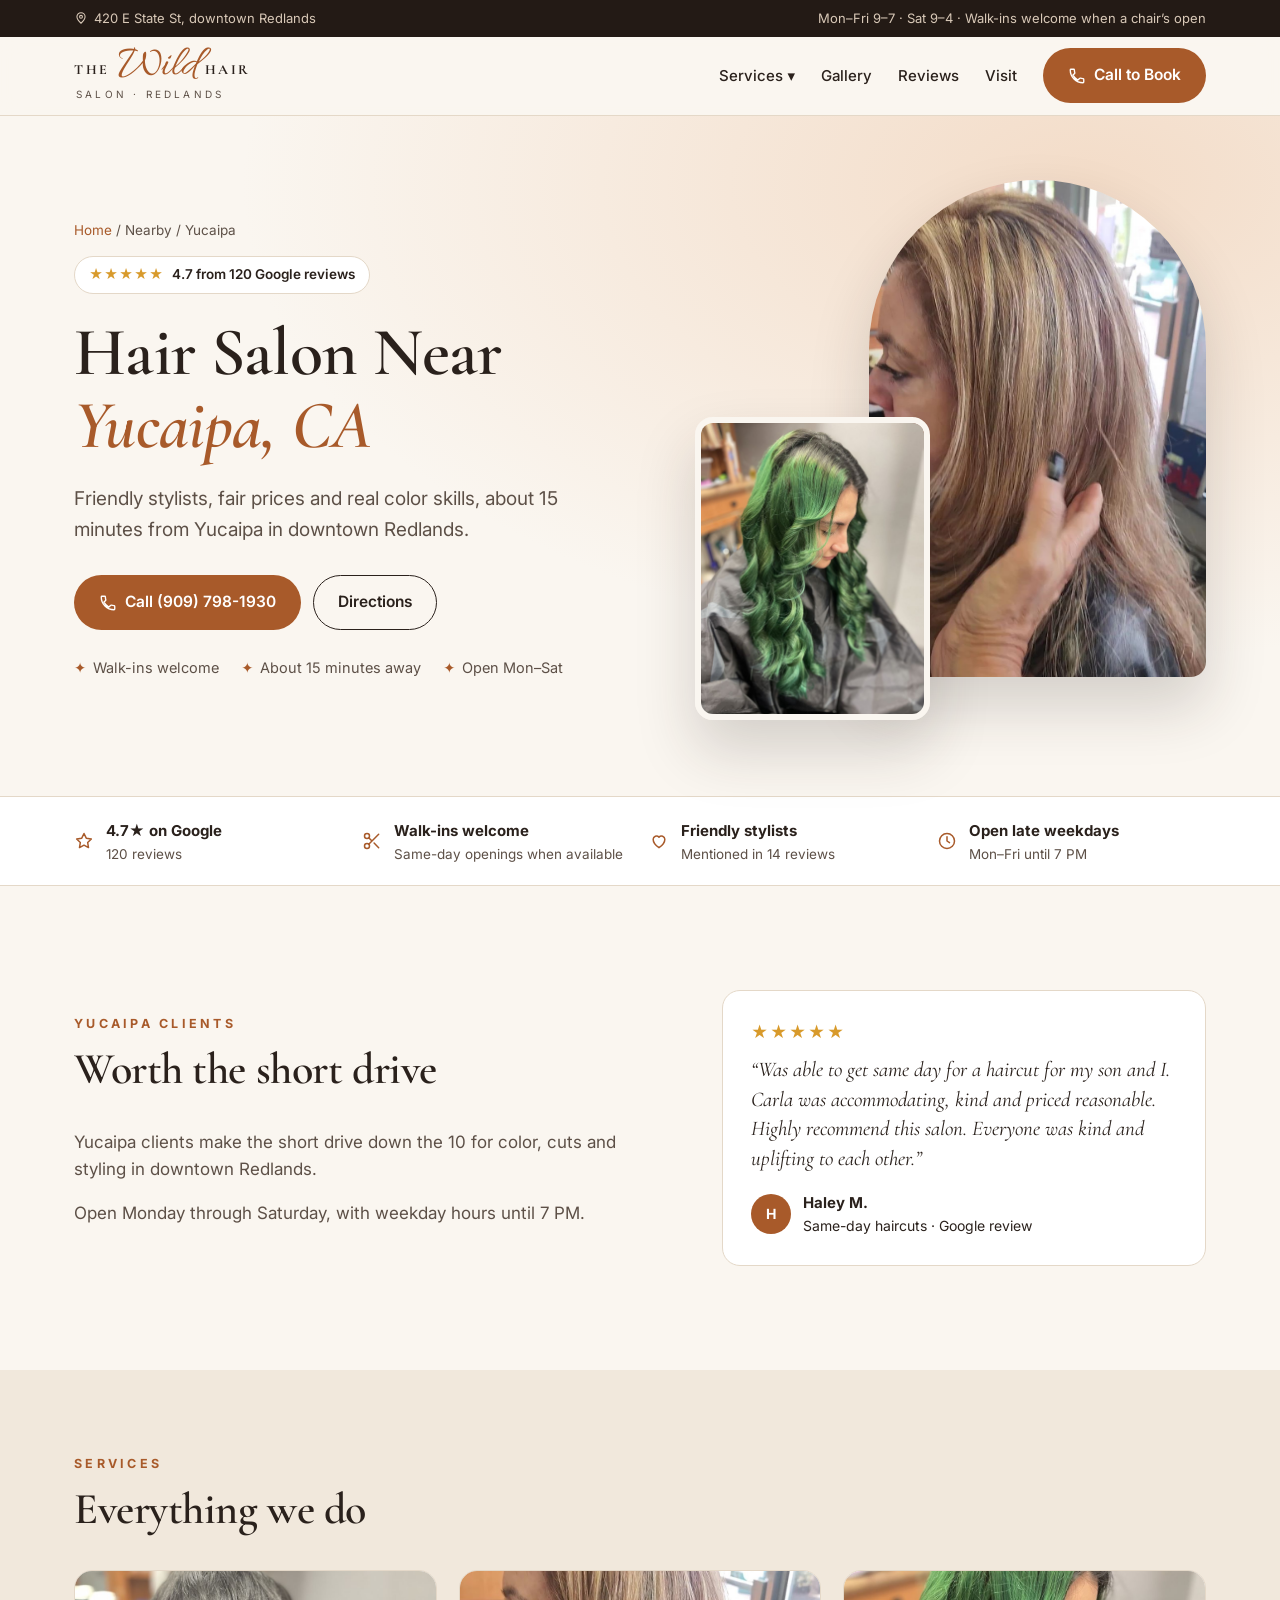
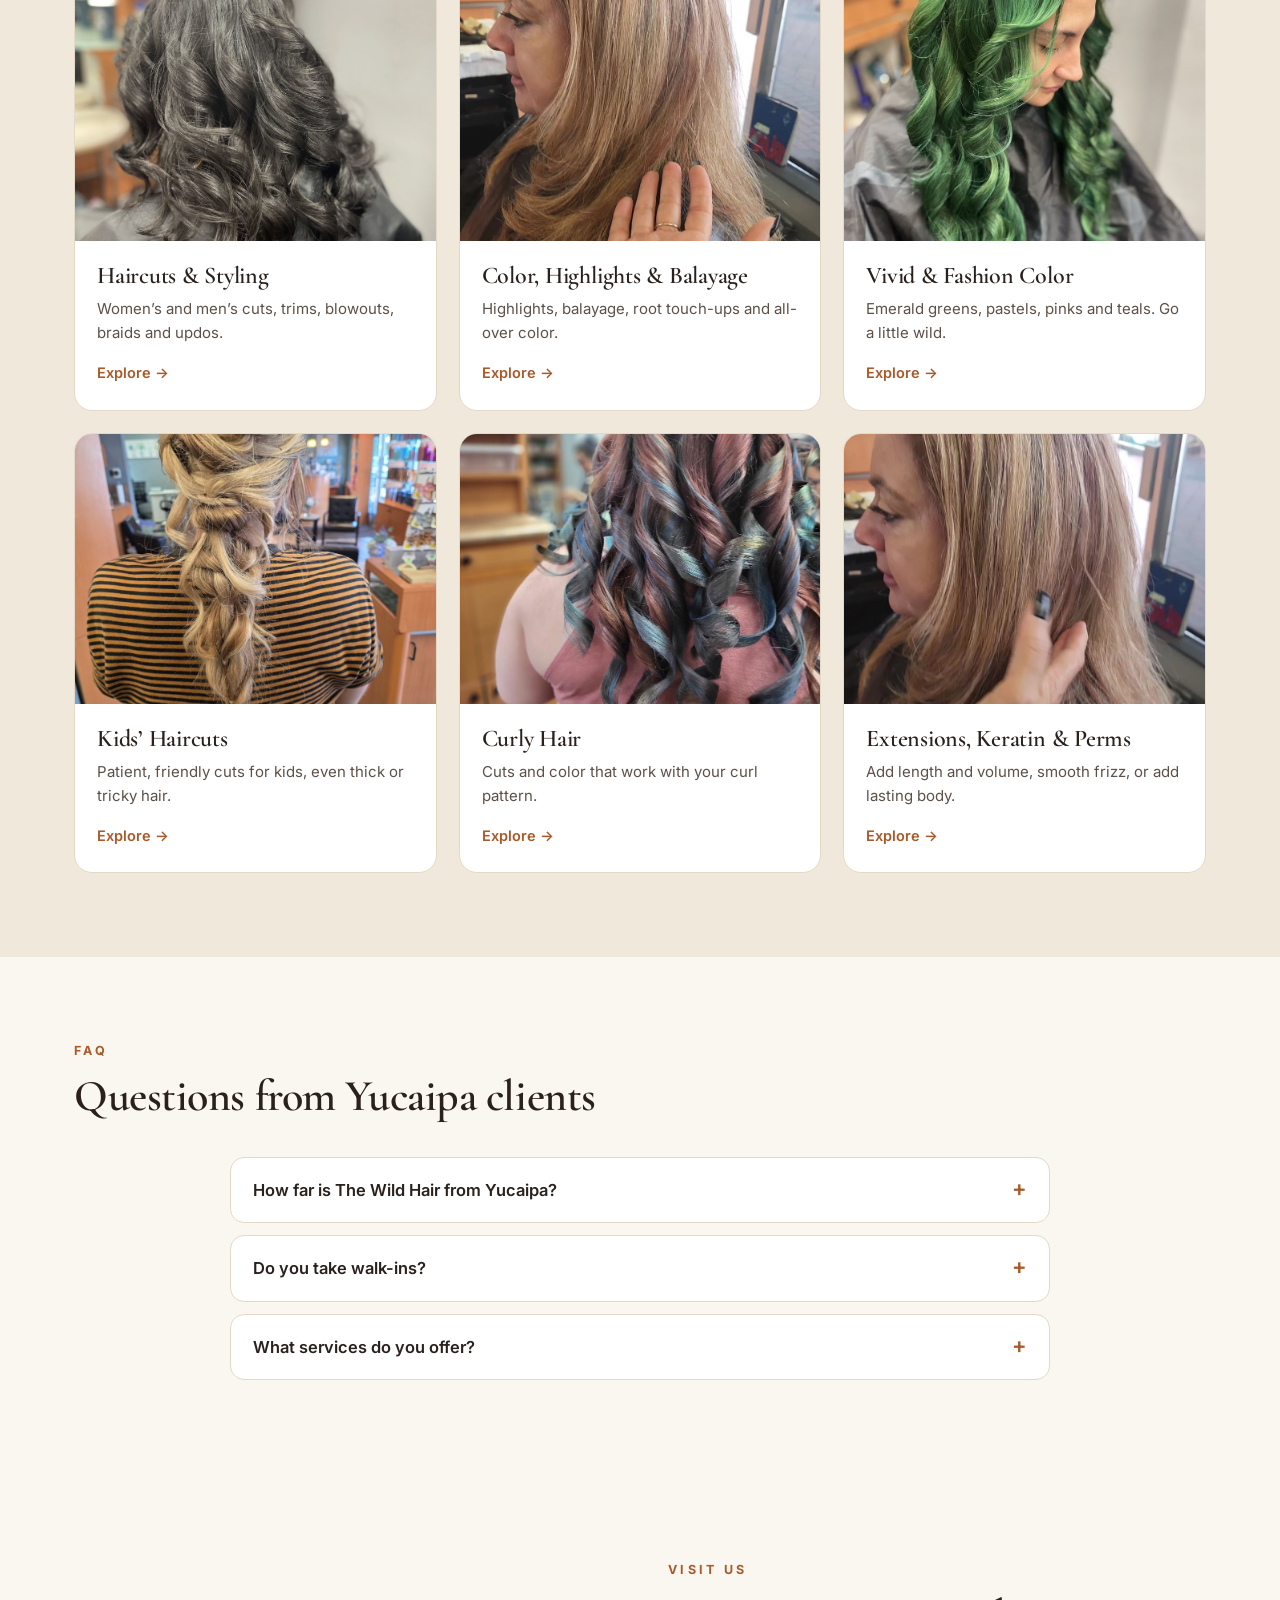
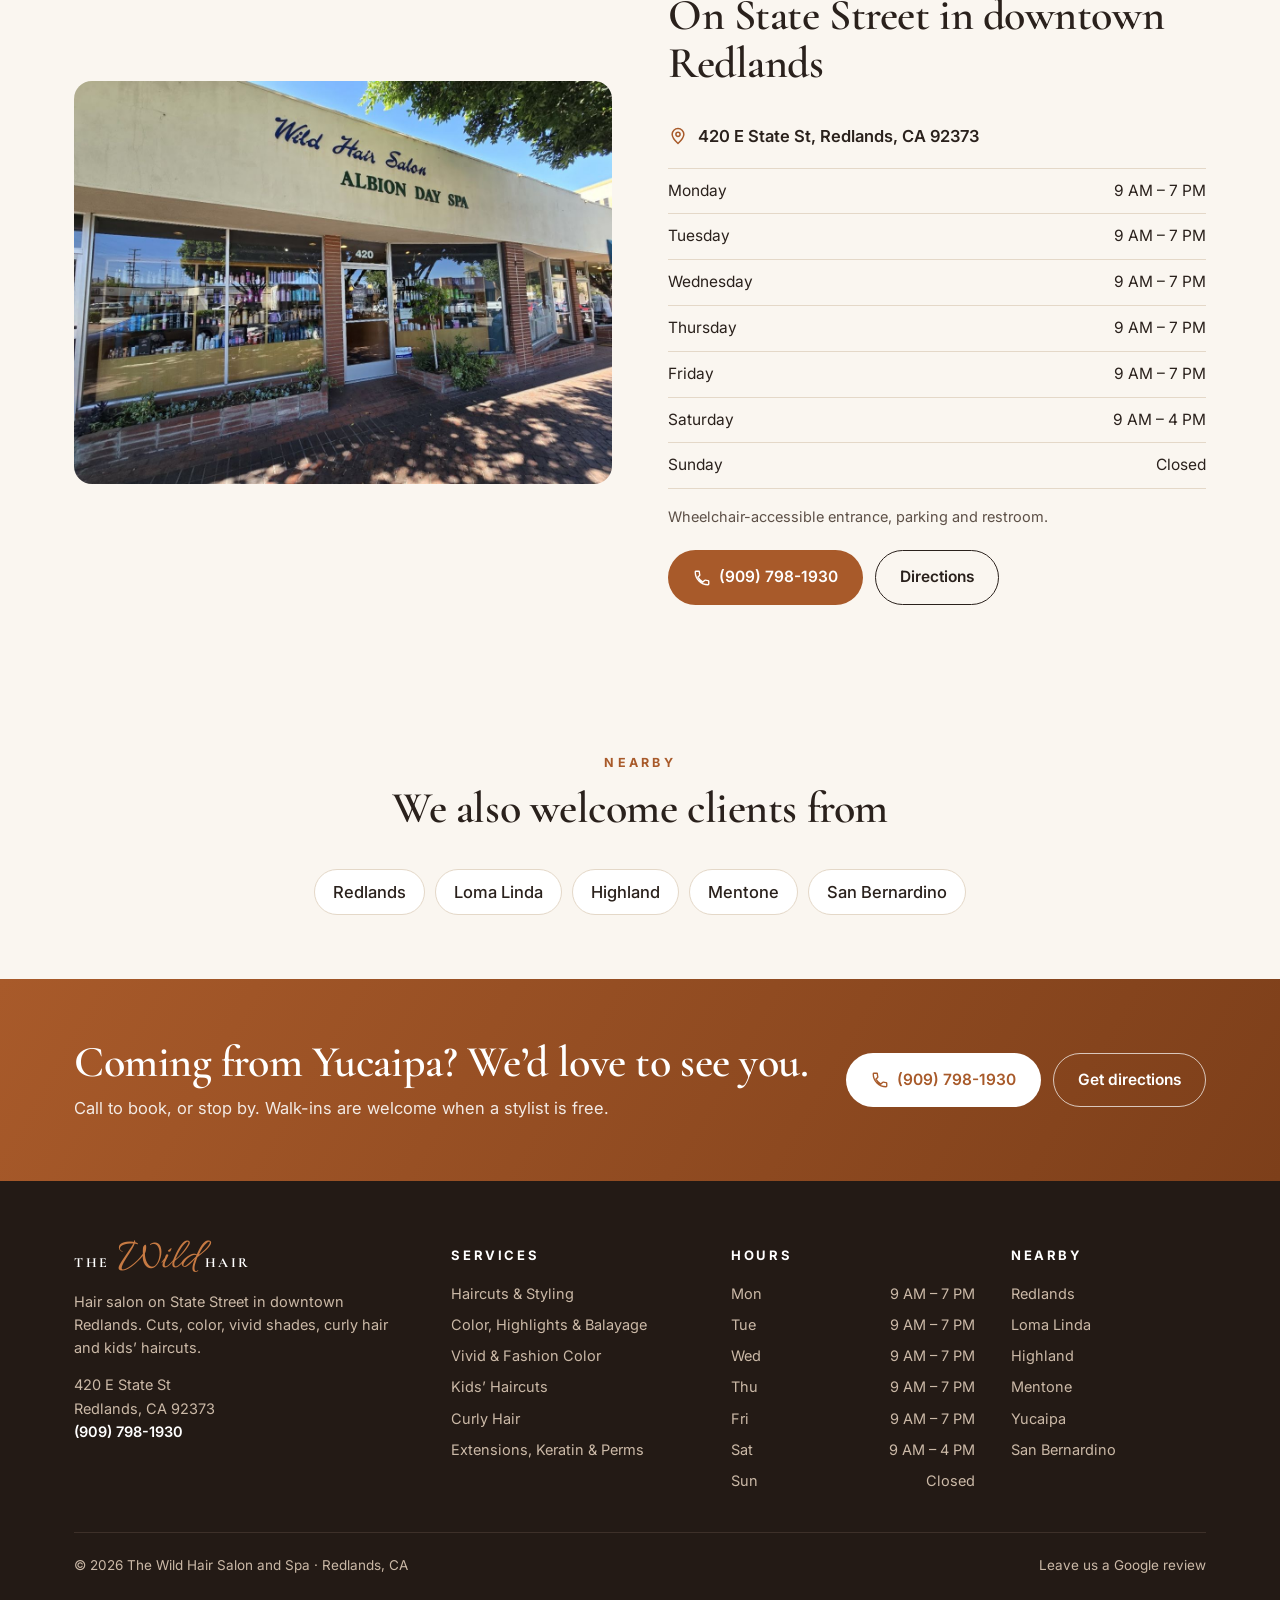
<file: areas/yucaipa/index.html>
<!doctype html>
<html lang="en">
<head>
<meta charset="utf-8">
<meta name="robots" content="noindex, nofollow">
<meta name="viewport" content="width=device-width, initial-scale=1">
<title>Hair Salon Near Yucaipa, CA | Cuts, Color &amp; Highlights | The Wild Hair, Redlands</title>
<meta name="description" content="Looking for a hair salon near Yucaipa? The Wild Hair on State Street in Redlands is about 15 minutes away. Cuts, color, vivid shades and kids’ cuts. 4.7★ from 120 reviews.">
<link rel="canonical" href="https://www.thewildhairsalon.com/areas/yucaipa/">
<meta property="og:title" content="Hair Salon Near Yucaipa, CA | Cuts, Color &amp; Highlights | The Wild Hair, Redlands">
<meta property="og:description" content="Looking for a hair salon near Yucaipa? The Wild Hair on State Street in Redlands is about 15 minutes away. Cuts, color, vivid shades and kids’ cuts. 4.7★ from 120 reviews.">
<meta property="og:type" content="website">
<meta property="og:image" content="https://www.thewildhairsalon.com/assets/img/vivid-curls.jpg">
<link rel="preconnect" href="https://fonts.googleapis.com">
<link href="https://fonts.googleapis.com/css2?family=Allura&family=Cormorant+Garamond:ital,wght@0,500;0,600;0,700;1,500&family=Inter:wght@400;500;600;700&display=swap" rel="stylesheet">
<link rel="stylesheet" href="../../assets/styles.css">
<script type="application/ld+json">
{
 "@context": "https://schema.org",
 "@graph": [
  {
   "@type": [
    "HairSalon",
    "LocalBusiness"
   ],
   "@id": "https://www.thewildhairsalon.com/#business",
   "name": "The Wild Hair Salon and Spa",
   "url": "https://www.thewildhairsalon.com/",
   "telephone": "+1-909-798-1930",
   "priceRange": "$$",
   "image": "https://www.thewildhairsalon.com/assets/img/storefront.jpg",
   "address": {
    "@type": "PostalAddress",
    "streetAddress": "420 E State St",
    "addressLocality": "Redlands",
    "addressRegion": "CA",
    "postalCode": "92373",
    "addressCountry": "US"
   },
   "geo": {
    "@type": "GeoCoordinates",
    "latitude": 34.056265,
    "longitude": -117.177627
   },
   "openingHoursSpecification": [
    {
     "@type": "OpeningHoursSpecification",
     "dayOfWeek": [
      "Monday",
      "Tuesday",
      "Wednesday",
      "Thursday",
      "Friday"
     ],
     "opens": "09:00",
     "closes": "19:00"
    },
    {
     "@type": "OpeningHoursSpecification",
     "dayOfWeek": [
      "Saturday"
     ],
     "opens": "09:00",
     "closes": "16:00"
    }
   ],
   "aggregateRating": {
    "@type": "AggregateRating",
    "ratingValue": "4.7",
    "reviewCount": "120"
   },
   "areaServed": [
    "Redlands",
    "Loma Linda",
    "Highland",
    "Mentone",
    "Yucaipa",
    "San Bernardino"
   ],
   "hasMap": "https://www.google.com/maps/place/?q=place_id:ChIJ37isxguq3IAROJOuYRICI_0",
   "amenityFeature": [
    {
     "@type": "LocationFeatureSpecification",
     "name": "Wheelchair accessible",
     "value": true
    }
   ]
  },
  {
   "@type": "FAQPage",
   "mainEntity": [
    {
     "@type": "Question",
     "name": "How far is The Wild Hair from Yucaipa?",
     "acceptedAnswer": {
      "@type": "Answer",
      "text": "We’re at 420 E State St in downtown Redlands, about 15 minutes from most of Yucaipa."
     }
    },
    {
     "@type": "Question",
     "name": "Do you take walk-ins?",
     "acceptedAnswer": {
      "@type": "Answer",
      "text": "Yes, when a stylist is available. Call (909) 798-1930 to check before you drive over."
     }
    },
    {
     "@type": "Question",
     "name": "What services do you offer?",
     "acceptedAnswer": {
      "@type": "Answer",
      "text": "Haircuts and styling, color, highlights and balayage, vivid color, curly hair, kids’ haircuts, extensions, keratin and perms."
     }
    }
   ]
  },
  {
   "@type": "BreadcrumbList",
   "itemListElement": [
    {
     "@type": "ListItem",
     "position": 1,
     "name": "Home",
     "item": "https://www.thewildhairsalon.com/"
    },
    {
     "@type": "ListItem",
     "position": 2,
     "name": "Hair salon near Yucaipa",
     "item": "https://www.thewildhairsalon.com/areas/yucaipa/"
    }
   ]
  }
 ]
}
</script>
</head>
<body>
<div class="topbar"><div class="wrap">
  <span><svg width="14" height="14" viewBox="0 0 24 24" fill="none" stroke="currentColor" stroke-width="1.8" stroke-linecap="round" stroke-linejoin="round"><path d="M12 21s-7-6.2-7-11a7 7 0 0 1 14 0c0 4.8-7 11-7 11z"/><circle cx="12" cy="10" r="2.5"/></svg> 420 E State St, downtown Redlands</span>
  <span class="hide-sm">Mon–Fri 9–7 · Sat 9–4 · Walk-ins welcome when a chair’s open</span>
</div></div>
<header class="nav"><div class="wrap">
  <a href="../../" class="logo" aria-label="The Wild Hair Salon and Spa, home"><span class="lg"><span class="the">THE</span><span class="wild">Wild</span><span class="hair">HAIR</span></span><small>SALON · REDLANDS</small></a>
  <nav>
    <div class="dd"><button type="button" aria-haspopup="true">Services ▾</button><div class="dd-menu"><a href="../../services/haircuts/">Haircuts & Styling</a><a href="../../services/hair-color/">Color, Highlights & Balayage</a><a href="../../services/vivid-hair-color/">Vivid & Fashion Color</a><a href="../../services/kids-haircuts/">Kids’ Haircuts</a><a href="../../services/curly-hair/">Curly Hair</a><a href="../../services/extensions-keratin-perms/">Extensions, Keratin & Perms</a></div></div>
    <a href="../../#gallery">Gallery</a><a href="../../#reviews">Reviews</a><a href="../../#visit">Visit</a>
    <a href="tel:+19097981930" class="btn btn-copper"><svg width="18" height="18" viewBox="0 0 24 24" fill="none" stroke="currentColor" stroke-width="1.8" stroke-linecap="round" stroke-linejoin="round"><path d="M6.6 10.8a15.1 15.1 0 0 0 6.6 6.6l2.2-2.2a1 1 0 0 1 1-.25 11.4 11.4 0 0 0 3.6.57 1 1 0 0 1 1 1V20a1 1 0 0 1-1 1A17 17 0 0 1 3 4a1 1 0 0 1 1-1h3.5a1 1 0 0 1 1 1c0 1.25.2 2.45.57 3.57a1 1 0 0 1-.25 1z"/></svg> <span>Call to Book</span></a>
  </nav>
</div></header>

<section class="hero"><div class="wrap">
  <div class="htxt">
    <div class="crumbs"><a href="../../">Home</a> / Nearby / Yucaipa</div>
    <span class="badge"><span class="st">★★★★★</span> 4.7 from 120 Google reviews</span>
    <h1>Hair Salon Near <em>Yucaipa, CA</em></h1>
    <p class="lead">Friendly stylists, fair prices and real color skills, about 15 minutes from Yucaipa in downtown Redlands.</p>
    <div class="ctas">
      <a href="tel:+19097981930" class="btn btn-copper"><svg width="18" height="18" viewBox="0 0 24 24" fill="none" stroke="currentColor" stroke-width="1.8" stroke-linecap="round" stroke-linejoin="round"><path d="M6.6 10.8a15.1 15.1 0 0 0 6.6 6.6l2.2-2.2a1 1 0 0 1 1-.25 11.4 11.4 0 0 0 3.6.57 1 1 0 0 1 1 1V20a1 1 0 0 1-1 1A17 17 0 0 1 3 4a1 1 0 0 1 1-1h3.5a1 1 0 0 1 1 1c0 1.25.2 2.45.57 3.57a1 1 0 0 1-.25 1z"/></svg> Call (909) 798-1930</a>
      <a href="https://www.google.com/maps/dir/?api=1&destination=The+Wild+Hair+Salon+and+Spa%2C+420+E+State+St%2C+Redlands%2C+CA+92373" class="btn btn-out" target="_blank" rel="noopener">Directions</a>
    </div>
    <ul class="checks"><li>Walk-ins welcome</li><li>About 15 minutes away</li><li>Open Mon–Sat</li></ul>
  </div>
  <div class="hpics">
    <img class="p1" src="../../assets/img/highlights-side.jpg" alt="Hair by The Wild Hair Salon in Redlands" fetchpriority="high">
    <img class="p2" src="../../assets/img/green-vivid.jpg" alt="Hair by The Wild Hair Salon in Redlands">
  </div>
</div></section>

<div class="trust"><div class="wrap">
  <div><svg width="20" height="20" viewBox="0 0 24 24" fill="none" stroke="currentColor" stroke-width="1.8" stroke-linecap="round" stroke-linejoin="round"><path d="M12 3l2.7 5.6 6.1.9-4.4 4.3 1 6.1L12 17l-5.4 2.9 1-6.1-4.4-4.3 6.1-.9z"/></svg><span><b>4.7★ on Google</b><span>120 reviews</span></span></div>
  <div><svg width="20" height="20" viewBox="0 0 24 24" fill="none" stroke="currentColor" stroke-width="1.8" stroke-linecap="round" stroke-linejoin="round"><circle cx="6" cy="6" r="3"/><circle cx="6" cy="18" r="3"/><path d="M20 4 8.1 15.9M14.5 14.5 20 20M8.1 8.1 12 12"/></svg><span><b>Walk-ins welcome</b><span>Same-day openings when available</span></span></div>
  <div><svg width="20" height="20" viewBox="0 0 24 24" fill="none" stroke="currentColor" stroke-width="1.8" stroke-linecap="round" stroke-linejoin="round"><path d="M12 20s-7-4.4-7-10a4 4 0 0 1 7-2.6A4 4 0 0 1 19 10c0 5.6-7 10-7 10z"/></svg><span><b>Friendly stylists</b><span>Mentioned in 14 reviews</span></span></div>
  <div><svg width="20" height="20" viewBox="0 0 24 24" fill="none" stroke="currentColor" stroke-width="1.8" stroke-linecap="round" stroke-linejoin="round"><circle cx="12" cy="12" r="9"/><path d="M12 7v5l3 2"/></svg><span><b>Open late weekdays</b><span>Mon–Fri until 7 PM</span></span></div>
</div></div>

<section><div class="wrap split" style="align-items:center">
  <div class="prose"><div class="sh"><small>Yucaipa clients</small><h2>Worth the short drive</h2></div><p>Yucaipa clients make the short drive down the 10 for color, cuts and styling in downtown Redlands.</p><p>Open Monday through Saturday, with weekday hours until 7 PM.</p></div>
  <figure class="quote">
      <div class="stars">★★★★★</div>
      <blockquote>“Was able to get same day for a haircut for my son and I. Carla was accommodating, kind and priced reasonable. Highly recommend this salon. Everyone was kind and uplifting to each other.”</blockquote>
      <figcaption><span class="av">H</span><span><b>Haley M.</b>Same-day haircuts · Google review</span></figcaption>
    </figure>
</div></section>

<section class="alt"><div class="wrap">
  <div class="sh"><small>Services</small><h2>Everything we do</h2></div>
  <div class="svc">
    <a href="../../services/haircuts/" class="card"><div class="im"><img src="../../assets/img/dark-waves.jpg" alt="" loading="lazy"></div><div class="bd"><h3>Haircuts & Styling</h3><p>Women’s and men’s cuts, trims, blowouts, braids and updos.</p><span class="go">Explore →</span></div></a>
    <a href="../../services/hair-color/" class="card"><div class="im"><img src="../../assets/img/highlights-finish.jpg" alt="" loading="lazy"></div><div class="bd"><h3>Color, Highlights & Balayage</h3><p>Highlights, balayage, root touch-ups and all-over color.</p><span class="go">Explore →</span></div></a>
    <a href="../../services/vivid-hair-color/" class="card"><div class="im"><img src="../../assets/img/green-vivid.jpg" alt="" loading="lazy"></div><div class="bd"><h3>Vivid & Fashion Color</h3><p>Emerald greens, pastels, pinks and teals. Go a little wild.</p><span class="go">Explore →</span></div></a>
    <a href="../../services/kids-haircuts/" class="card"><div class="im"><img src="../../assets/img/braided-style.jpg" alt="" loading="lazy"></div><div class="bd"><h3>Kids’ Haircuts</h3><p>Patient, friendly cuts for kids, even thick or tricky hair.</p><span class="go">Explore →</span></div></a>
    <a href="../../services/curly-hair/" class="card"><div class="im"><img src="../../assets/img/vivid-curls.jpg" alt="" loading="lazy"></div><div class="bd"><h3>Curly Hair</h3><p>Cuts and color that work with your curl pattern.</p><span class="go">Explore →</span></div></a>
    <a href="../../services/extensions-keratin-perms/" class="card"><div class="im"><img src="../../assets/img/highlights-side.jpg" alt="" loading="lazy"></div><div class="bd"><h3>Extensions, Keratin & Perms</h3><p>Add length and volume, smooth frizz, or add lasting body.</p><span class="go">Explore →</span></div></a>
  </div>
</div></section>

<section id="faq"><div class="wrap">
  <div class="sh"><small>FAQ</small><h2>Questions from Yucaipa clients</h2></div>
  <div class="faq"><details><summary>How far is The Wild Hair from Yucaipa?</summary><p>We’re at 420 E State St in downtown Redlands, about 15 minutes from most of Yucaipa.</p></details>
<details><summary>Do you take walk-ins?</summary><p>Yes, when a stylist is available. Call (909) 798-1930 to check before you drive over.</p></details>
<details><summary>What services do you offer?</summary><p>Haircuts and styling, color, highlights and balayage, vivid color, curly hair, kids’ haircuts, extensions, keratin and perms.</p></details></div>
</div></section>

<section id="visit"><div class="wrap visit">
  <figure class="ph store"><img src="../../assets/img/storefront.jpg" alt="The Wild Hair Salon storefront at 420 E State St in Redlands" loading="lazy"></figure>
  <div>
    <div class="sh"><small>Visit us</small><h2>On State Street in downtown Redlands</h2></div>
    <p class="addr"><svg width="20" height="20" viewBox="0 0 24 24" fill="none" stroke="currentColor" stroke-width="1.8" stroke-linecap="round" stroke-linejoin="round"><path d="M12 21s-7-6.2-7-11a7 7 0 0 1 14 0c0 4.8-7 11-7 11z"/><circle cx="12" cy="10" r="2.5"/></svg> <span>420 E State St, Redlands, CA 92373</span></p>
    <ul class="hours"><li><span>Monday</span><span>9 AM – 7 PM</span></li><li><span>Tuesday</span><span>9 AM – 7 PM</span></li><li><span>Wednesday</span><span>9 AM – 7 PM</span></li><li><span>Thursday</span><span>9 AM – 7 PM</span></li><li><span>Friday</span><span>9 AM – 7 PM</span></li><li><span>Saturday</span><span>9 AM – 4 PM</span></li><li><span>Sunday</span><span>Closed</span></li></ul>
    <p class="note">Wheelchair-accessible entrance, parking and restroom.</p>
    <div class="ctas"><a href="tel:+19097981930" class="btn btn-copper"><svg width="18" height="18" viewBox="0 0 24 24" fill="none" stroke="currentColor" stroke-width="1.8" stroke-linecap="round" stroke-linejoin="round"><path d="M6.6 10.8a15.1 15.1 0 0 0 6.6 6.6l2.2-2.2a1 1 0 0 1 1-.25 11.4 11.4 0 0 0 3.6.57 1 1 0 0 1 1 1V20a1 1 0 0 1-1 1A17 17 0 0 1 3 4a1 1 0 0 1 1-1h3.5a1 1 0 0 1 1 1c0 1.25.2 2.45.57 3.57a1 1 0 0 1-.25 1z"/></svg> (909) 798-1930</a><a href="https://www.google.com/maps/dir/?api=1&destination=The+Wild+Hair+Salon+and+Spa%2C+420+E+State+St%2C+Redlands%2C+CA+92373" class="btn btn-out" target="_blank" rel="noopener">Directions</a></div>
  </div>
</div></section>

<section class="areas"><div class="wrap">
  <div class="sh c"><small>Nearby</small><h2>We also welcome clients from</h2></div>
  <div class="towns"><a href="../../">Redlands</a><a href="../../areas/loma-linda/">Loma Linda</a><a href="../../areas/highland/">Highland</a><a href="../../areas/mentone/">Mentone</a><a href="../../areas/san-bernardino/">San Bernardino</a></div>
</div></section>

<section class="cta"><div class="wrap">
  <div><h2>Coming from Yucaipa? We’d love to see you.</h2><p>Call to book, or stop by. Walk-ins are welcome when a stylist is free.</p></div>
  <div class="ctas"><a href="tel:+19097981930" class="btn btn-light"><svg width="18" height="18" viewBox="0 0 24 24" fill="none" stroke="currentColor" stroke-width="1.8" stroke-linecap="round" stroke-linejoin="round"><path d="M6.6 10.8a15.1 15.1 0 0 0 6.6 6.6l2.2-2.2a1 1 0 0 1 1-.25 11.4 11.4 0 0 0 3.6.57 1 1 0 0 1 1 1V20a1 1 0 0 1-1 1A17 17 0 0 1 3 4a1 1 0 0 1 1-1h3.5a1 1 0 0 1 1 1c0 1.25.2 2.45.57 3.57a1 1 0 0 1-.25 1z"/></svg> (909) 798-1930</a><a href="https://www.google.com/maps/dir/?api=1&destination=The+Wild+Hair+Salon+and+Spa%2C+420+E+State+St%2C+Redlands%2C+CA+92373" class="btn btn-line" target="_blank" rel="noopener">Get directions</a></div>
</div></section>

<footer><div class="wrap">
  <div class="fcols">
    <div>
      <a href="../../" class="logo light"><span class="lg"><span class="the">THE</span><span class="wild">Wild</span><span class="hair">HAIR</span></span></a>
      <p>Hair salon on State Street in downtown Redlands. Cuts, color, vivid shades, curly hair and kids’ haircuts.</p>
      <p class="addr">420 E State St<br>Redlands, CA 92373<br><a href="tel:+19097981930">(909) 798-1930</a></p>
    </div>
    <div><h4>Services</h4><ul><li><a href="../../services/haircuts/">Haircuts & Styling</a></li><li><a href="../../services/hair-color/">Color, Highlights & Balayage</a></li><li><a href="../../services/vivid-hair-color/">Vivid & Fashion Color</a></li><li><a href="../../services/kids-haircuts/">Kids’ Haircuts</a></li><li><a href="../../services/curly-hair/">Curly Hair</a></li><li><a href="../../services/extensions-keratin-perms/">Extensions, Keratin & Perms</a></li></ul></div>
    <div><h4>Hours</h4><ul class="hrs"><li><span>Mon</span><span>9 AM – 7 PM</span></li><li><span>Tue</span><span>9 AM – 7 PM</span></li><li><span>Wed</span><span>9 AM – 7 PM</span></li><li><span>Thu</span><span>9 AM – 7 PM</span></li><li><span>Fri</span><span>9 AM – 7 PM</span></li><li><span>Sat</span><span>9 AM – 4 PM</span></li><li><span>Sun</span><span>Closed</span></li></ul></div>
    <div><h4>Nearby</h4><ul><li><a href="../../">Redlands</a></li><li><a href="../../areas/loma-linda/">Loma Linda</a></li><li><a href="../../areas/highland/">Highland</a></li><li><a href="../../areas/mentone/">Mentone</a></li><li><a href="../../areas/yucaipa/">Yucaipa</a></li><li><a href="../../areas/san-bernardino/">San Bernardino</a></li></ul></div>
  </div>
  <div class="fbot"><span>© <span class="yr"></span> The Wild Hair Salon and Spa · Redlands, CA</span><span><a href="https://search.google.com/local/writereview?placeid=ChIJ37isxguq3IAROJOuYRICI_0" target="_blank" rel="noopener">Leave us a Google review</a></span></div>
</div></footer>

<div class="mbar"><a href="tel:+19097981930" class="btn btn-copper"><svg width="18" height="18" viewBox="0 0 24 24" fill="none" stroke="currentColor" stroke-width="1.8" stroke-linecap="round" stroke-linejoin="round"><path d="M6.6 10.8a15.1 15.1 0 0 0 6.6 6.6l2.2-2.2a1 1 0 0 1 1-.25 11.4 11.4 0 0 0 3.6.57 1 1 0 0 1 1 1V20a1 1 0 0 1-1 1A17 17 0 0 1 3 4a1 1 0 0 1 1-1h3.5a1 1 0 0 1 1 1c0 1.25.2 2.45.57 3.57a1 1 0 0 1-.25 1z"/></svg> Call</a><a href="https://www.google.com/maps/dir/?api=1&destination=The+Wild+Hair+Salon+and+Spa%2C+420+E+State+St%2C+Redlands%2C+CA+92373" class="btn btn-ghost" target="_blank" rel="noopener"><svg width="18" height="18" viewBox="0 0 24 24" fill="none" stroke="currentColor" stroke-width="1.8" stroke-linecap="round" stroke-linejoin="round"><path d="M12 21s-7-6.2-7-11a7 7 0 0 1 14 0c0 4.8-7 11-7 11z"/><circle cx="12" cy="10" r="2.5"/></svg> Directions</a></div>
<script>document.querySelectorAll(".yr").forEach(e=>e.textContent=new Date().getFullYear())</script>
</body>
</html>
</file>
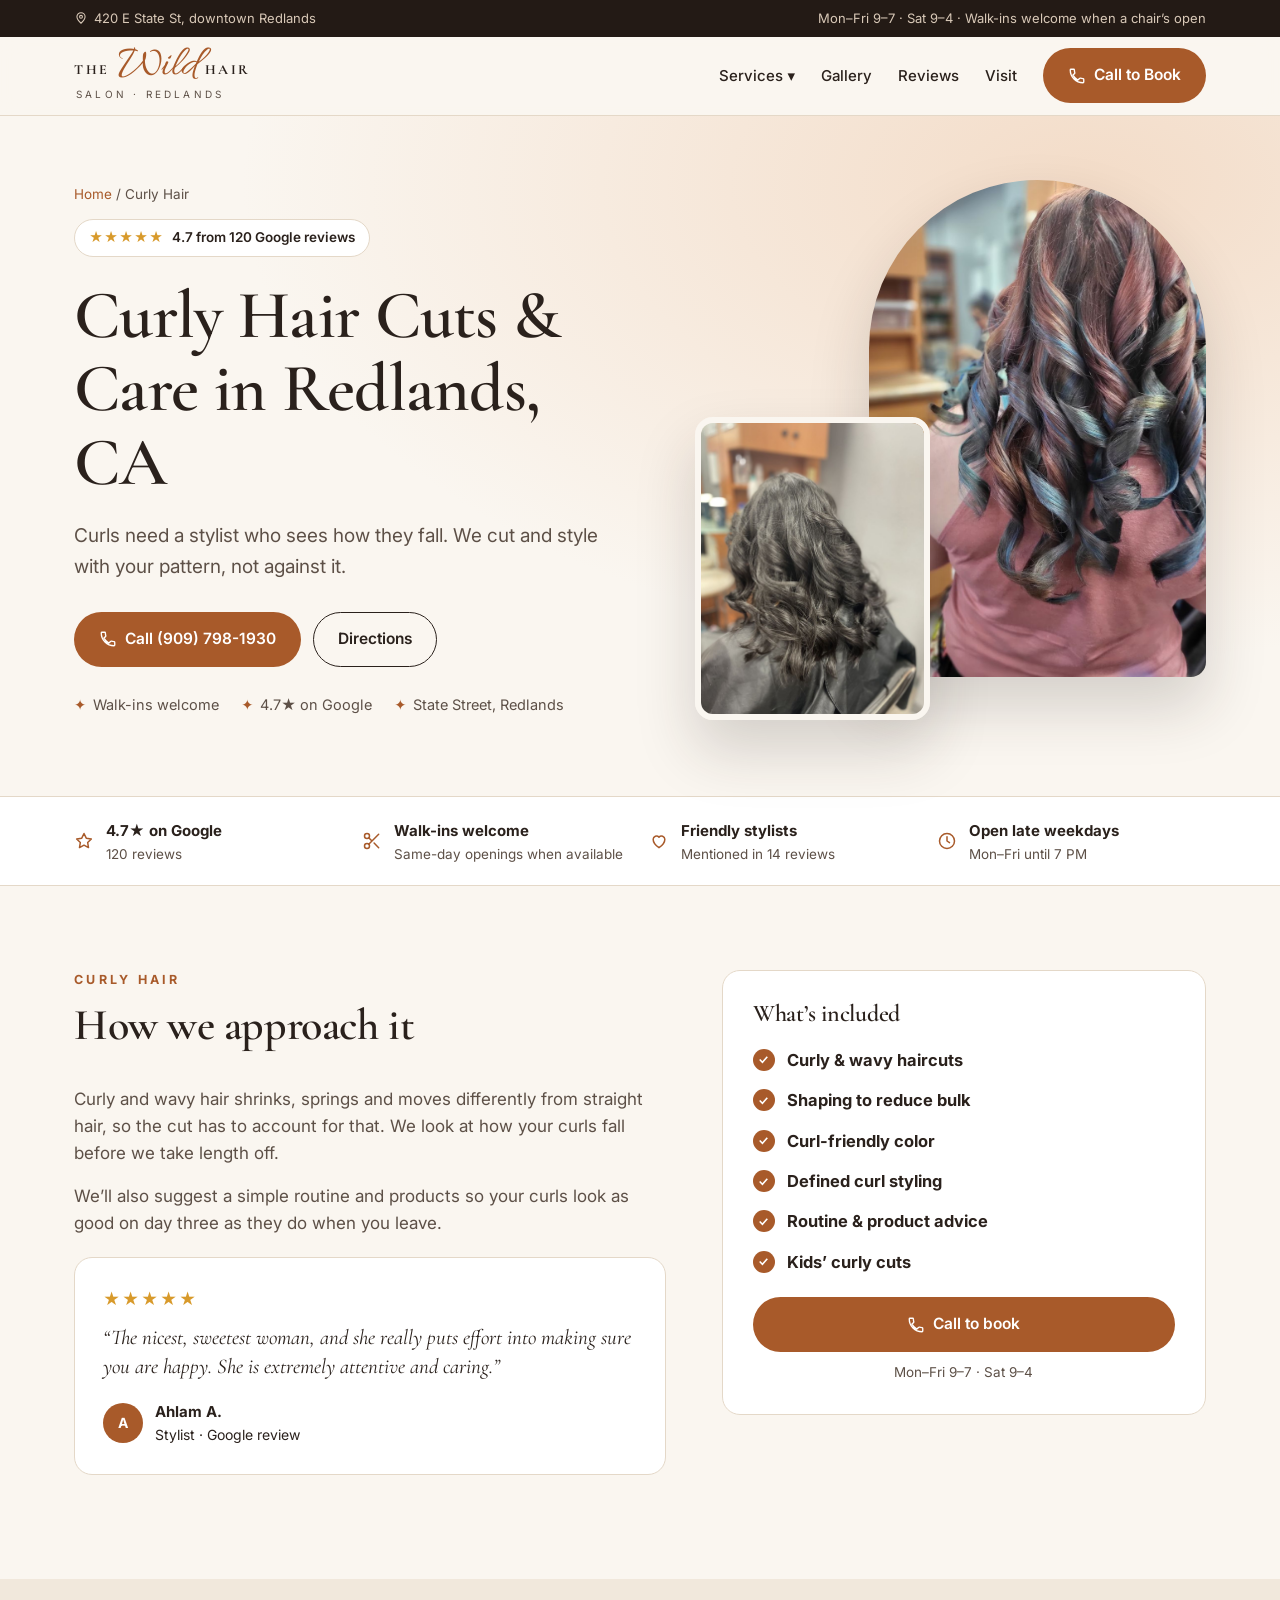
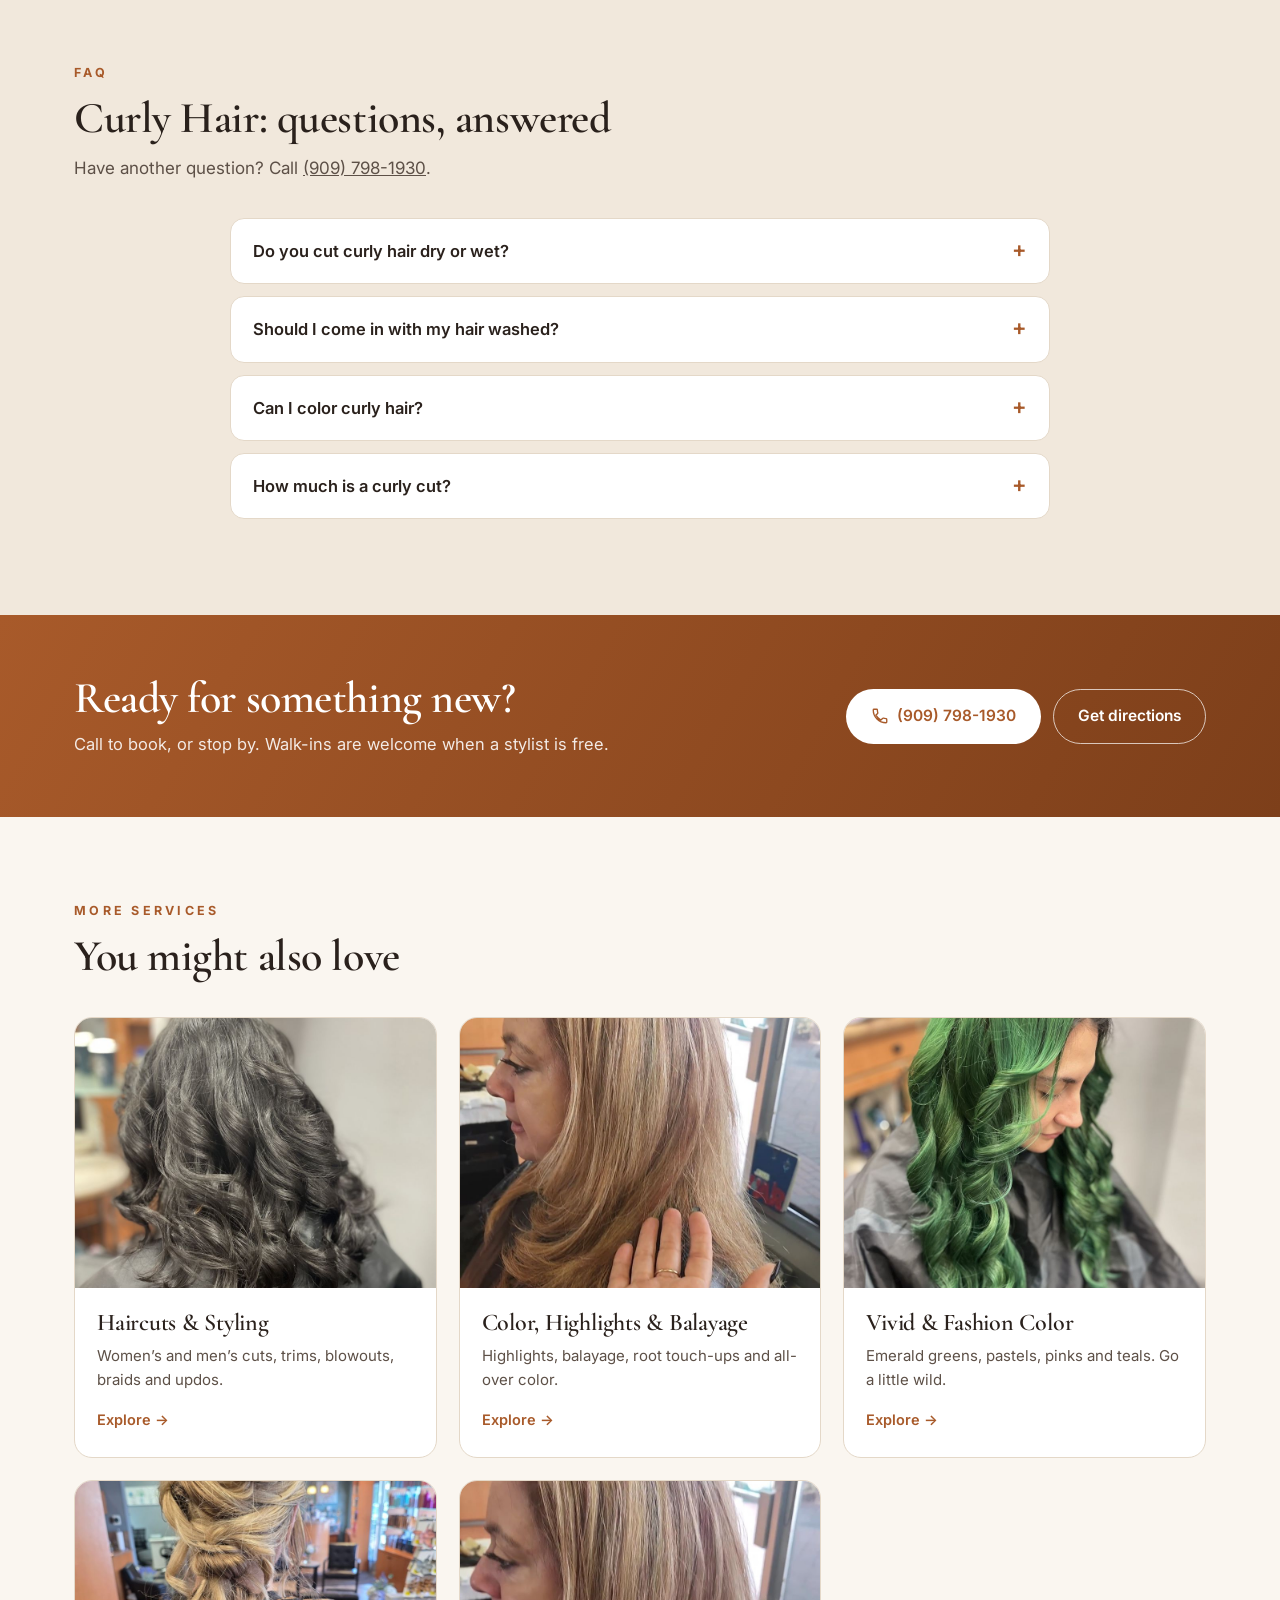
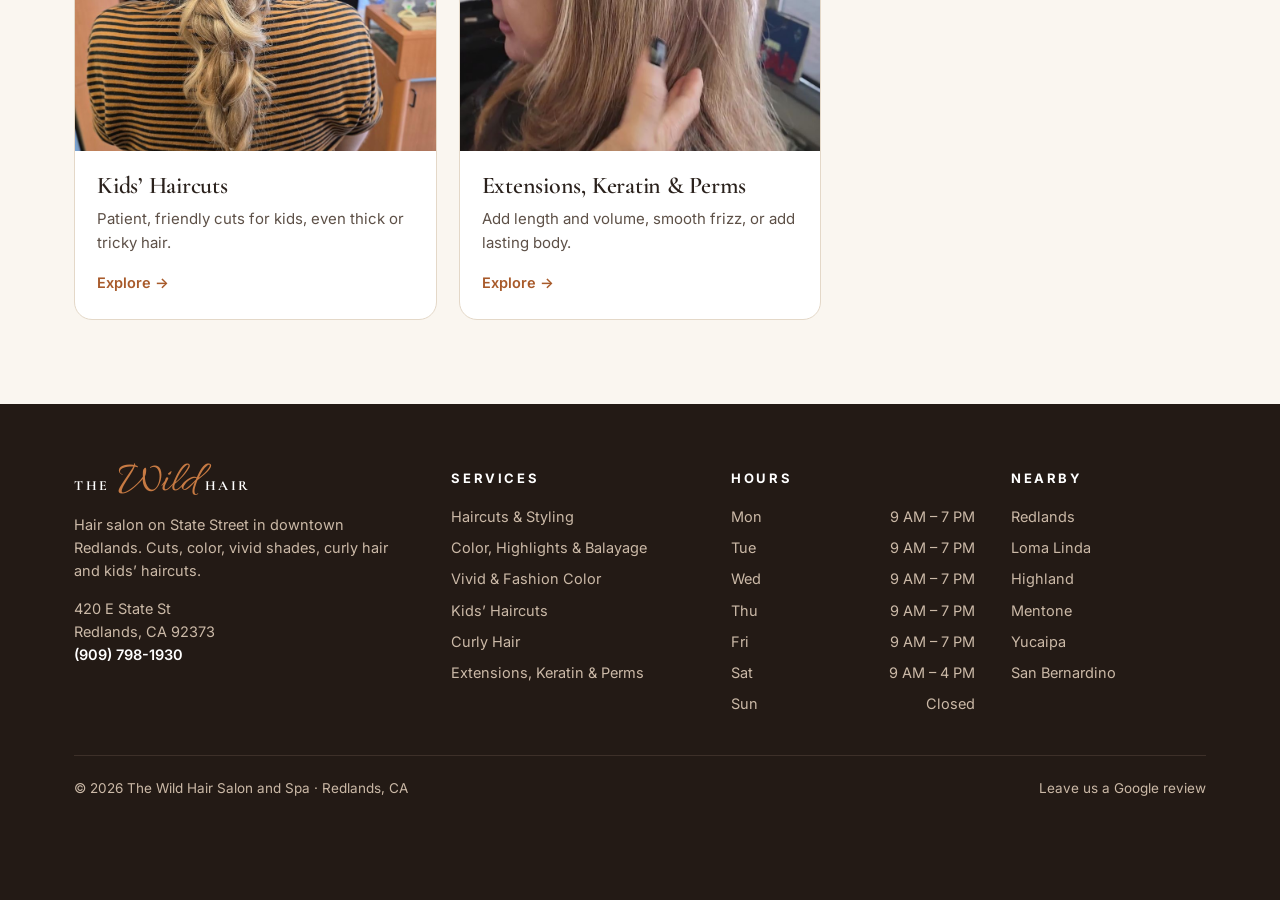
<file: services/curly-hair/index.html>
<!doctype html>
<html lang="en">
<head>
<meta charset="utf-8">
<meta name="robots" content="noindex, nofollow">
<meta name="viewport" content="width=device-width, initial-scale=1">
<title>Curly Hair Salon in Redlands, CA | Curly Cuts, Color &amp; Styling | The Wild Hair</title>
<meta name="description" content="Curly hair cuts, color and styling in Redlands, CA. Stylists who work with your curl pattern. 4.7★ from 120 Google reviews. Call (909) 798-1930.">
<link rel="canonical" href="https://www.thewildhairsalon.com/services/curly-hair/">
<meta property="og:title" content="Curly Hair Salon in Redlands, CA | Curly Cuts, Color &amp; Styling | The Wild Hair">
<meta property="og:description" content="Curly hair cuts, color and styling in Redlands, CA. Stylists who work with your curl pattern. 4.7★ from 120 Google reviews. Call (909) 798-1930.">
<meta property="og:type" content="website">
<meta property="og:image" content="https://www.thewildhairsalon.com/assets/img/vivid-curls.jpg">
<link rel="preconnect" href="https://fonts.googleapis.com">
<link href="https://fonts.googleapis.com/css2?family=Allura&family=Cormorant+Garamond:ital,wght@0,500;0,600;0,700;1,500&family=Inter:wght@400;500;600;700&display=swap" rel="stylesheet">
<link rel="stylesheet" href="../../assets/styles.css">
<script type="application/ld+json">
{
 "@context": "https://schema.org",
 "@graph": [
  {
   "@type": [
    "HairSalon",
    "LocalBusiness"
   ],
   "@id": "https://www.thewildhairsalon.com/#business",
   "name": "The Wild Hair Salon and Spa",
   "url": "https://www.thewildhairsalon.com/",
   "telephone": "+1-909-798-1930",
   "priceRange": "$$",
   "image": "https://www.thewildhairsalon.com/assets/img/storefront.jpg",
   "address": {
    "@type": "PostalAddress",
    "streetAddress": "420 E State St",
    "addressLocality": "Redlands",
    "addressRegion": "CA",
    "postalCode": "92373",
    "addressCountry": "US"
   },
   "geo": {
    "@type": "GeoCoordinates",
    "latitude": 34.056265,
    "longitude": -117.177627
   },
   "openingHoursSpecification": [
    {
     "@type": "OpeningHoursSpecification",
     "dayOfWeek": [
      "Monday",
      "Tuesday",
      "Wednesday",
      "Thursday",
      "Friday"
     ],
     "opens": "09:00",
     "closes": "19:00"
    },
    {
     "@type": "OpeningHoursSpecification",
     "dayOfWeek": [
      "Saturday"
     ],
     "opens": "09:00",
     "closes": "16:00"
    }
   ],
   "aggregateRating": {
    "@type": "AggregateRating",
    "ratingValue": "4.7",
    "reviewCount": "120"
   },
   "areaServed": [
    "Redlands",
    "Loma Linda",
    "Highland",
    "Mentone",
    "Yucaipa",
    "San Bernardino"
   ],
   "hasMap": "https://www.google.com/maps/place/?q=place_id:ChIJ37isxguq3IAROJOuYRICI_0",
   "amenityFeature": [
    {
     "@type": "LocationFeatureSpecification",
     "name": "Wheelchair accessible",
     "value": true
    }
   ]
  },
  {
   "@type": "Service",
   "name": "Curly Hair",
   "serviceType": "Curly Hair",
   "provider": {
    "@id": "https://www.thewildhairsalon.com/#business"
   },
   "areaServed": {
    "@type": "City",
    "name": "Redlands, CA"
   },
   "url": "https://www.thewildhairsalon.com/services/curly-hair/",
   "description": "Curly hair cuts, color and styling in Redlands, CA. Stylists who work with your curl pattern. 4.7★ from 120 Google reviews. Call (909) 798-1930."
  },
  {
   "@type": "FAQPage",
   "mainEntity": [
    {
     "@type": "Question",
     "name": "Do you cut curly hair dry or wet?",
     "acceptedAnswer": {
      "@type": "Answer",
      "text": "It depends on your curl type and the look you want. We’ll talk it through at the start of your appointment."
     }
    },
    {
     "@type": "Question",
     "name": "Should I come in with my hair washed?",
     "acceptedAnswer": {
      "@type": "Answer",
      "text": "Come in with your curls styled the way you normally wear them so we can see your natural pattern."
     }
    },
    {
     "@type": "Question",
     "name": "Can I color curly hair?",
     "acceptedAnswer": {
      "@type": "Answer",
      "text": "Yes. We use a gentle approach and recommend care to keep curls healthy and defined."
     }
    },
    {
     "@type": "Question",
     "name": "How much is a curly cut?",
     "acceptedAnswer": {
      "@type": "Answer",
      "text": "Call (909) 798-1930 for current pricing."
     }
    }
   ]
  },
  {
   "@type": "BreadcrumbList",
   "itemListElement": [
    {
     "@type": "ListItem",
     "position": 1,
     "name": "Home",
     "item": "https://www.thewildhairsalon.com/"
    },
    {
     "@type": "ListItem",
     "position": 2,
     "name": "Curly Hair",
     "item": "https://www.thewildhairsalon.com/services/curly-hair/"
    }
   ]
  }
 ]
}
</script>
</head>
<body>
<div class="topbar"><div class="wrap">
  <span><svg width="14" height="14" viewBox="0 0 24 24" fill="none" stroke="currentColor" stroke-width="1.8" stroke-linecap="round" stroke-linejoin="round"><path d="M12 21s-7-6.2-7-11a7 7 0 0 1 14 0c0 4.8-7 11-7 11z"/><circle cx="12" cy="10" r="2.5"/></svg> 420 E State St, downtown Redlands</span>
  <span class="hide-sm">Mon–Fri 9–7 · Sat 9–4 · Walk-ins welcome when a chair’s open</span>
</div></div>
<header class="nav"><div class="wrap">
  <a href="../../" class="logo" aria-label="The Wild Hair Salon and Spa, home"><span class="lg"><span class="the">THE</span><span class="wild">Wild</span><span class="hair">HAIR</span></span><small>SALON · REDLANDS</small></a>
  <nav>
    <div class="dd"><button type="button" aria-haspopup="true">Services ▾</button><div class="dd-menu"><a href="../../services/haircuts/">Haircuts & Styling</a><a href="../../services/hair-color/">Color, Highlights & Balayage</a><a href="../../services/vivid-hair-color/">Vivid & Fashion Color</a><a href="../../services/kids-haircuts/">Kids’ Haircuts</a><a href="../../services/curly-hair/">Curly Hair</a><a href="../../services/extensions-keratin-perms/">Extensions, Keratin & Perms</a></div></div>
    <a href="../../#gallery">Gallery</a><a href="../../#reviews">Reviews</a><a href="../../#visit">Visit</a>
    <a href="tel:+19097981930" class="btn btn-copper"><svg width="18" height="18" viewBox="0 0 24 24" fill="none" stroke="currentColor" stroke-width="1.8" stroke-linecap="round" stroke-linejoin="round"><path d="M6.6 10.8a15.1 15.1 0 0 0 6.6 6.6l2.2-2.2a1 1 0 0 1 1-.25 11.4 11.4 0 0 0 3.6.57 1 1 0 0 1 1 1V20a1 1 0 0 1-1 1A17 17 0 0 1 3 4a1 1 0 0 1 1-1h3.5a1 1 0 0 1 1 1c0 1.25.2 2.45.57 3.57a1 1 0 0 1-.25 1z"/></svg> <span>Call to Book</span></a>
  </nav>
</div></header>

<section class="hero"><div class="wrap">
  <div class="htxt">
    <div class="crumbs"><a href="../../">Home</a> / Curly Hair</div>
    <span class="badge"><span class="st">★★★★★</span> 4.7 from 120 Google reviews</span>
    <h1>Curly Hair Cuts &amp; Care in Redlands, CA</h1>
    <p class="lead">Curls need a stylist who sees how they fall. We cut and style with your pattern, not against it.</p>
    <div class="ctas">
      <a href="tel:+19097981930" class="btn btn-copper"><svg width="18" height="18" viewBox="0 0 24 24" fill="none" stroke="currentColor" stroke-width="1.8" stroke-linecap="round" stroke-linejoin="round"><path d="M6.6 10.8a15.1 15.1 0 0 0 6.6 6.6l2.2-2.2a1 1 0 0 1 1-.25 11.4 11.4 0 0 0 3.6.57 1 1 0 0 1 1 1V20a1 1 0 0 1-1 1A17 17 0 0 1 3 4a1 1 0 0 1 1-1h3.5a1 1 0 0 1 1 1c0 1.25.2 2.45.57 3.57a1 1 0 0 1-.25 1z"/></svg> Call (909) 798-1930</a>
      <a href="https://www.google.com/maps/dir/?api=1&destination=The+Wild+Hair+Salon+and+Spa%2C+420+E+State+St%2C+Redlands%2C+CA+92373" class="btn btn-out" target="_blank" rel="noopener">Directions</a>
    </div>
    <ul class="checks"><li>Walk-ins welcome</li><li>4.7★ on Google</li><li>State Street, Redlands</li></ul>
  </div>
  <div class="hpics">
    <img class="p1" src="../../assets/img/vivid-curls.jpg" alt="Hair by The Wild Hair Salon in Redlands" fetchpriority="high">
    <img class="p2" src="../../assets/img/dark-waves.jpg" alt="Hair by The Wild Hair Salon in Redlands">
  </div>
</div></section>

<div class="trust"><div class="wrap">
  <div><svg width="20" height="20" viewBox="0 0 24 24" fill="none" stroke="currentColor" stroke-width="1.8" stroke-linecap="round" stroke-linejoin="round"><path d="M12 3l2.7 5.6 6.1.9-4.4 4.3 1 6.1L12 17l-5.4 2.9 1-6.1-4.4-4.3 6.1-.9z"/></svg><span><b>4.7★ on Google</b><span>120 reviews</span></span></div>
  <div><svg width="20" height="20" viewBox="0 0 24 24" fill="none" stroke="currentColor" stroke-width="1.8" stroke-linecap="round" stroke-linejoin="round"><circle cx="6" cy="6" r="3"/><circle cx="6" cy="18" r="3"/><path d="M20 4 8.1 15.9M14.5 14.5 20 20M8.1 8.1 12 12"/></svg><span><b>Walk-ins welcome</b><span>Same-day openings when available</span></span></div>
  <div><svg width="20" height="20" viewBox="0 0 24 24" fill="none" stroke="currentColor" stroke-width="1.8" stroke-linecap="round" stroke-linejoin="round"><path d="M12 20s-7-4.4-7-10a4 4 0 0 1 7-2.6A4 4 0 0 1 19 10c0 5.6-7 10-7 10z"/></svg><span><b>Friendly stylists</b><span>Mentioned in 14 reviews</span></span></div>
  <div><svg width="20" height="20" viewBox="0 0 24 24" fill="none" stroke="currentColor" stroke-width="1.8" stroke-linecap="round" stroke-linejoin="round"><circle cx="12" cy="12" r="9"/><path d="M12 7v5l3 2"/></svg><span><b>Open late weekdays</b><span>Mon–Fri until 7 PM</span></span></div>
</div></div>

<section><div class="wrap split">
  <div class="prose">
    <div class="sh"><small>Curly Hair</small><h2>How we approach it</h2></div>
    <p>Curly and wavy hair shrinks, springs and moves differently from straight hair, so the cut has to account for that. We look at how your curls fall before we take length off.</p><p>We’ll also suggest a simple routine and products so your curls look as good on day three as they do when you leave.</p>
    <figure class="quote">
      <div class="stars">★★★★★</div>
      <blockquote>“The nicest, sweetest woman, and she really puts effort into making sure you are happy. She is extremely attentive and caring.”</blockquote>
      <figcaption><span class="av">A</span><span><b>Ahlam A.</b>Stylist · Google review</span></figcaption>
    </figure>
  </div>
  <div class="box">
    <h3>What’s included</h3>
    <ul class="ticks"><li><div><b>Curly &amp; wavy haircuts</b></div></li><li><div><b>Shaping to reduce bulk</b></div></li><li><div><b>Curl-friendly color</b></div></li><li><div><b>Defined curl styling</b></div></li><li><div><b>Routine &amp; product advice</b></div></li><li><div><b>Kids’ curly cuts</b></div></li></ul>
    <a href="tel:+19097981930" class="btn btn-copper" style="margin-top:22px;width:100%"><svg width="18" height="18" viewBox="0 0 24 24" fill="none" stroke="currentColor" stroke-width="1.8" stroke-linecap="round" stroke-linejoin="round"><path d="M6.6 10.8a15.1 15.1 0 0 0 6.6 6.6l2.2-2.2a1 1 0 0 1 1-.25 11.4 11.4 0 0 0 3.6.57 1 1 0 0 1 1 1V20a1 1 0 0 1-1 1A17 17 0 0 1 3 4a1 1 0 0 1 1-1h3.5a1 1 0 0 1 1 1c0 1.25.2 2.45.57 3.57a1 1 0 0 1-.25 1z"/></svg> Call to book</a>
    <p class="sm">Mon–Fri 9–7 · Sat 9–4</p>
  </div>
</div></section>

<section class="alt" id="faq"><div class="wrap">
  <div class="sh"><small>FAQ</small><h2>Curly Hair: questions, answered</h2><p>Have another question? Call <a href="tel:+19097981930">(909) 798-1930</a>.</p></div>
  <div class="faq"><details><summary>Do you cut curly hair dry or wet?</summary><p>It depends on your curl type and the look you want. We’ll talk it through at the start of your appointment.</p></details>
<details><summary>Should I come in with my hair washed?</summary><p>Come in with your curls styled the way you normally wear them so we can see your natural pattern.</p></details>
<details><summary>Can I color curly hair?</summary><p>Yes. We use a gentle approach and recommend care to keep curls healthy and defined.</p></details>
<details><summary>How much is a curly cut?</summary><p>Call (909) 798-1930 for current pricing.</p></details></div>
</div></section>

<section class="cta"><div class="wrap">
  <div><h2>Ready for something new?</h2><p>Call to book, or stop by. Walk-ins are welcome when a stylist is free.</p></div>
  <div class="ctas"><a href="tel:+19097981930" class="btn btn-light"><svg width="18" height="18" viewBox="0 0 24 24" fill="none" stroke="currentColor" stroke-width="1.8" stroke-linecap="round" stroke-linejoin="round"><path d="M6.6 10.8a15.1 15.1 0 0 0 6.6 6.6l2.2-2.2a1 1 0 0 1 1-.25 11.4 11.4 0 0 0 3.6.57 1 1 0 0 1 1 1V20a1 1 0 0 1-1 1A17 17 0 0 1 3 4a1 1 0 0 1 1-1h3.5a1 1 0 0 1 1 1c0 1.25.2 2.45.57 3.57a1 1 0 0 1-.25 1z"/></svg> (909) 798-1930</a><a href="https://www.google.com/maps/dir/?api=1&destination=The+Wild+Hair+Salon+and+Spa%2C+420+E+State+St%2C+Redlands%2C+CA+92373" class="btn btn-line" target="_blank" rel="noopener">Get directions</a></div>
</div></section>

<section><div class="wrap">
  <div class="sh"><small>More services</small><h2>You might also love</h2></div>
  <div class="svc">
    <a href="../../services/haircuts/" class="card"><div class="im"><img src="../../assets/img/dark-waves.jpg" alt="" loading="lazy"></div><div class="bd"><h3>Haircuts & Styling</h3><p>Women’s and men’s cuts, trims, blowouts, braids and updos.</p><span class="go">Explore →</span></div></a>
    <a href="../../services/hair-color/" class="card"><div class="im"><img src="../../assets/img/highlights-finish.jpg" alt="" loading="lazy"></div><div class="bd"><h3>Color, Highlights & Balayage</h3><p>Highlights, balayage, root touch-ups and all-over color.</p><span class="go">Explore →</span></div></a>
    <a href="../../services/vivid-hair-color/" class="card"><div class="im"><img src="../../assets/img/green-vivid.jpg" alt="" loading="lazy"></div><div class="bd"><h3>Vivid & Fashion Color</h3><p>Emerald greens, pastels, pinks and teals. Go a little wild.</p><span class="go">Explore →</span></div></a>
    <a href="../../services/kids-haircuts/" class="card"><div class="im"><img src="../../assets/img/braided-style.jpg" alt="" loading="lazy"></div><div class="bd"><h3>Kids’ Haircuts</h3><p>Patient, friendly cuts for kids, even thick or tricky hair.</p><span class="go">Explore →</span></div></a>
    <a href="../../services/extensions-keratin-perms/" class="card"><div class="im"><img src="../../assets/img/highlights-side.jpg" alt="" loading="lazy"></div><div class="bd"><h3>Extensions, Keratin & Perms</h3><p>Add length and volume, smooth frizz, or add lasting body.</p><span class="go">Explore →</span></div></a>
  </div>
</div></section>

<footer><div class="wrap">
  <div class="fcols">
    <div>
      <a href="../../" class="logo light"><span class="lg"><span class="the">THE</span><span class="wild">Wild</span><span class="hair">HAIR</span></span></a>
      <p>Hair salon on State Street in downtown Redlands. Cuts, color, vivid shades, curly hair and kids’ haircuts.</p>
      <p class="addr">420 E State St<br>Redlands, CA 92373<br><a href="tel:+19097981930">(909) 798-1930</a></p>
    </div>
    <div><h4>Services</h4><ul><li><a href="../../services/haircuts/">Haircuts & Styling</a></li><li><a href="../../services/hair-color/">Color, Highlights & Balayage</a></li><li><a href="../../services/vivid-hair-color/">Vivid & Fashion Color</a></li><li><a href="../../services/kids-haircuts/">Kids’ Haircuts</a></li><li><a href="../../services/curly-hair/">Curly Hair</a></li><li><a href="../../services/extensions-keratin-perms/">Extensions, Keratin & Perms</a></li></ul></div>
    <div><h4>Hours</h4><ul class="hrs"><li><span>Mon</span><span>9 AM – 7 PM</span></li><li><span>Tue</span><span>9 AM – 7 PM</span></li><li><span>Wed</span><span>9 AM – 7 PM</span></li><li><span>Thu</span><span>9 AM – 7 PM</span></li><li><span>Fri</span><span>9 AM – 7 PM</span></li><li><span>Sat</span><span>9 AM – 4 PM</span></li><li><span>Sun</span><span>Closed</span></li></ul></div>
    <div><h4>Nearby</h4><ul><li><a href="../../">Redlands</a></li><li><a href="../../areas/loma-linda/">Loma Linda</a></li><li><a href="../../areas/highland/">Highland</a></li><li><a href="../../areas/mentone/">Mentone</a></li><li><a href="../../areas/yucaipa/">Yucaipa</a></li><li><a href="../../areas/san-bernardino/">San Bernardino</a></li></ul></div>
  </div>
  <div class="fbot"><span>© <span class="yr"></span> The Wild Hair Salon and Spa · Redlands, CA</span><span><a href="https://search.google.com/local/writereview?placeid=ChIJ37isxguq3IAROJOuYRICI_0" target="_blank" rel="noopener">Leave us a Google review</a></span></div>
</div></footer>

<div class="mbar"><a href="tel:+19097981930" class="btn btn-copper"><svg width="18" height="18" viewBox="0 0 24 24" fill="none" stroke="currentColor" stroke-width="1.8" stroke-linecap="round" stroke-linejoin="round"><path d="M6.6 10.8a15.1 15.1 0 0 0 6.6 6.6l2.2-2.2a1 1 0 0 1 1-.25 11.4 11.4 0 0 0 3.6.57 1 1 0 0 1 1 1V20a1 1 0 0 1-1 1A17 17 0 0 1 3 4a1 1 0 0 1 1-1h3.5a1 1 0 0 1 1 1c0 1.25.2 2.45.57 3.57a1 1 0 0 1-.25 1z"/></svg> Call</a><a href="https://www.google.com/maps/dir/?api=1&destination=The+Wild+Hair+Salon+and+Spa%2C+420+E+State+St%2C+Redlands%2C+CA+92373" class="btn btn-ghost" target="_blank" rel="noopener"><svg width="18" height="18" viewBox="0 0 24 24" fill="none" stroke="currentColor" stroke-width="1.8" stroke-linecap="round" stroke-linejoin="round"><path d="M12 21s-7-6.2-7-11a7 7 0 0 1 14 0c0 4.8-7 11-7 11z"/><circle cx="12" cy="10" r="2.5"/></svg> Directions</a></div>
<script>document.querySelectorAll(".yr").forEach(e=>e.textContent=new Date().getFullYear())</script>
</body>
</html>
</file>
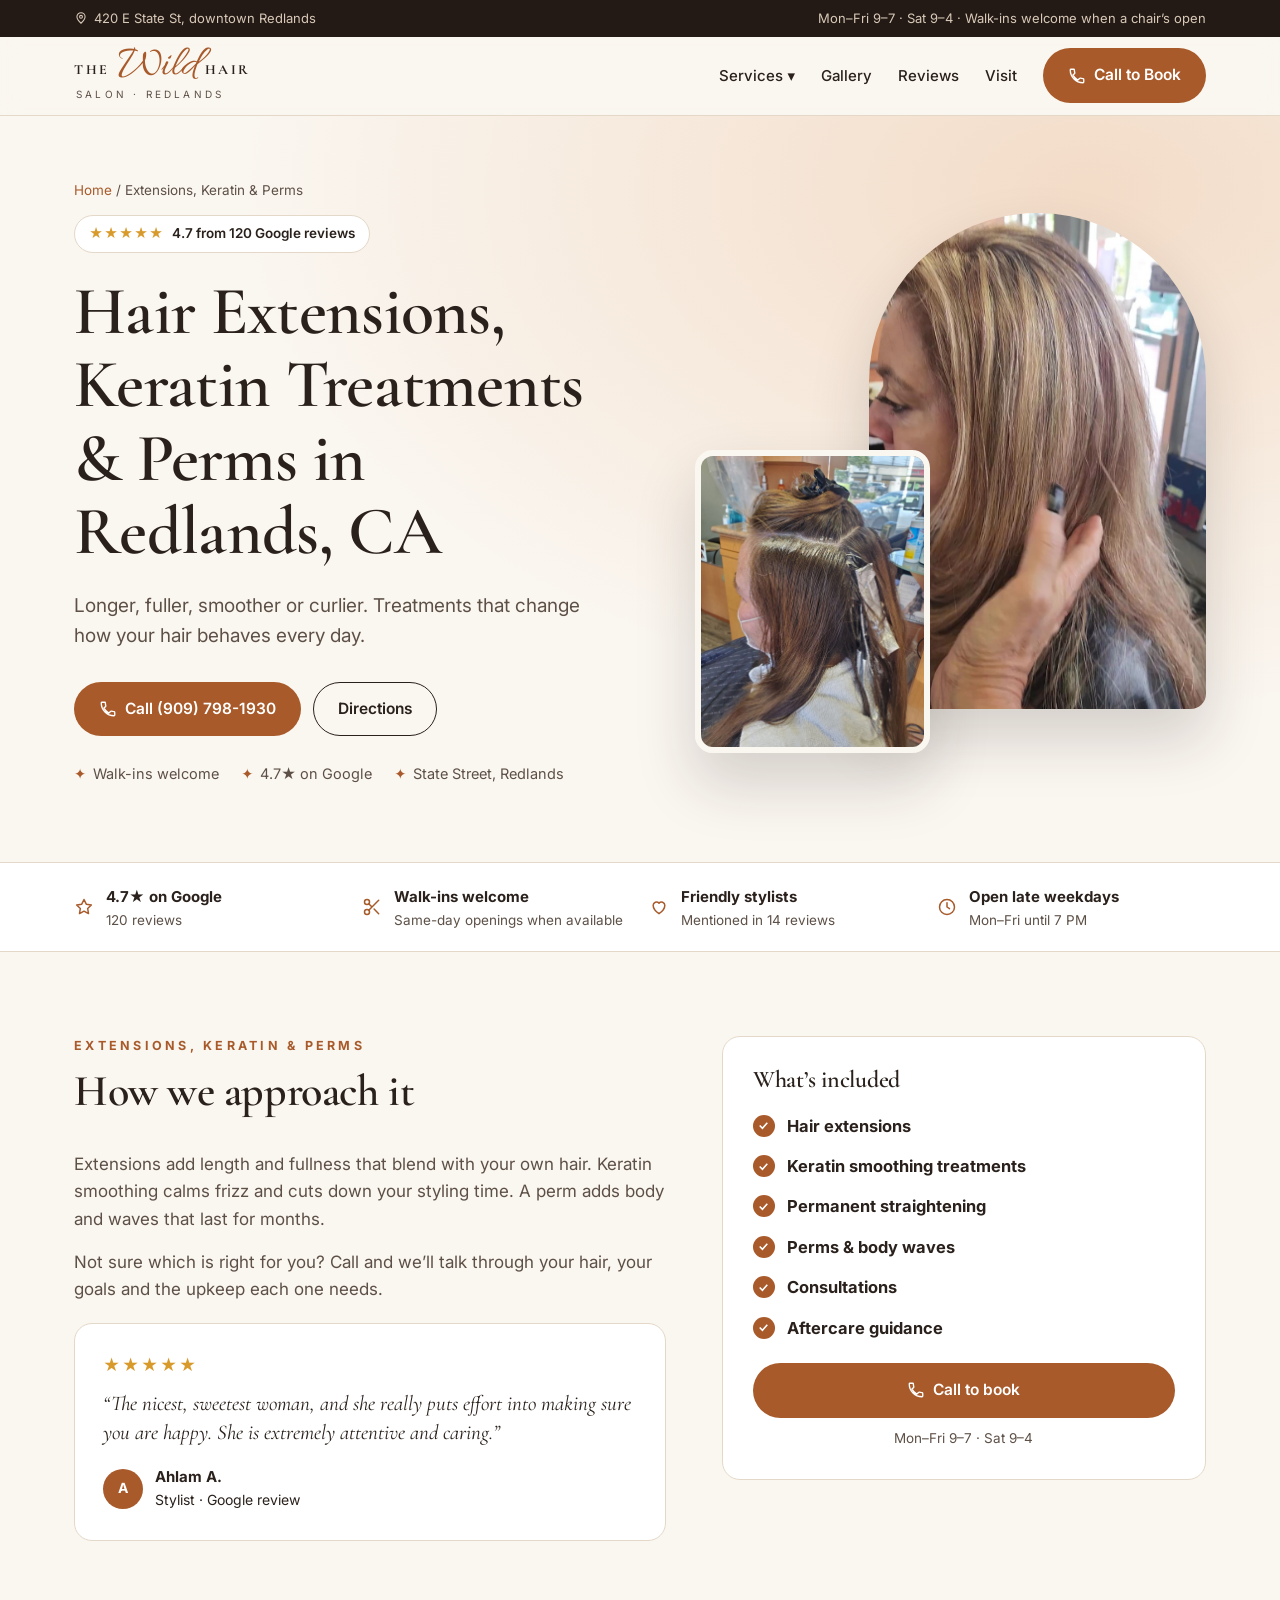
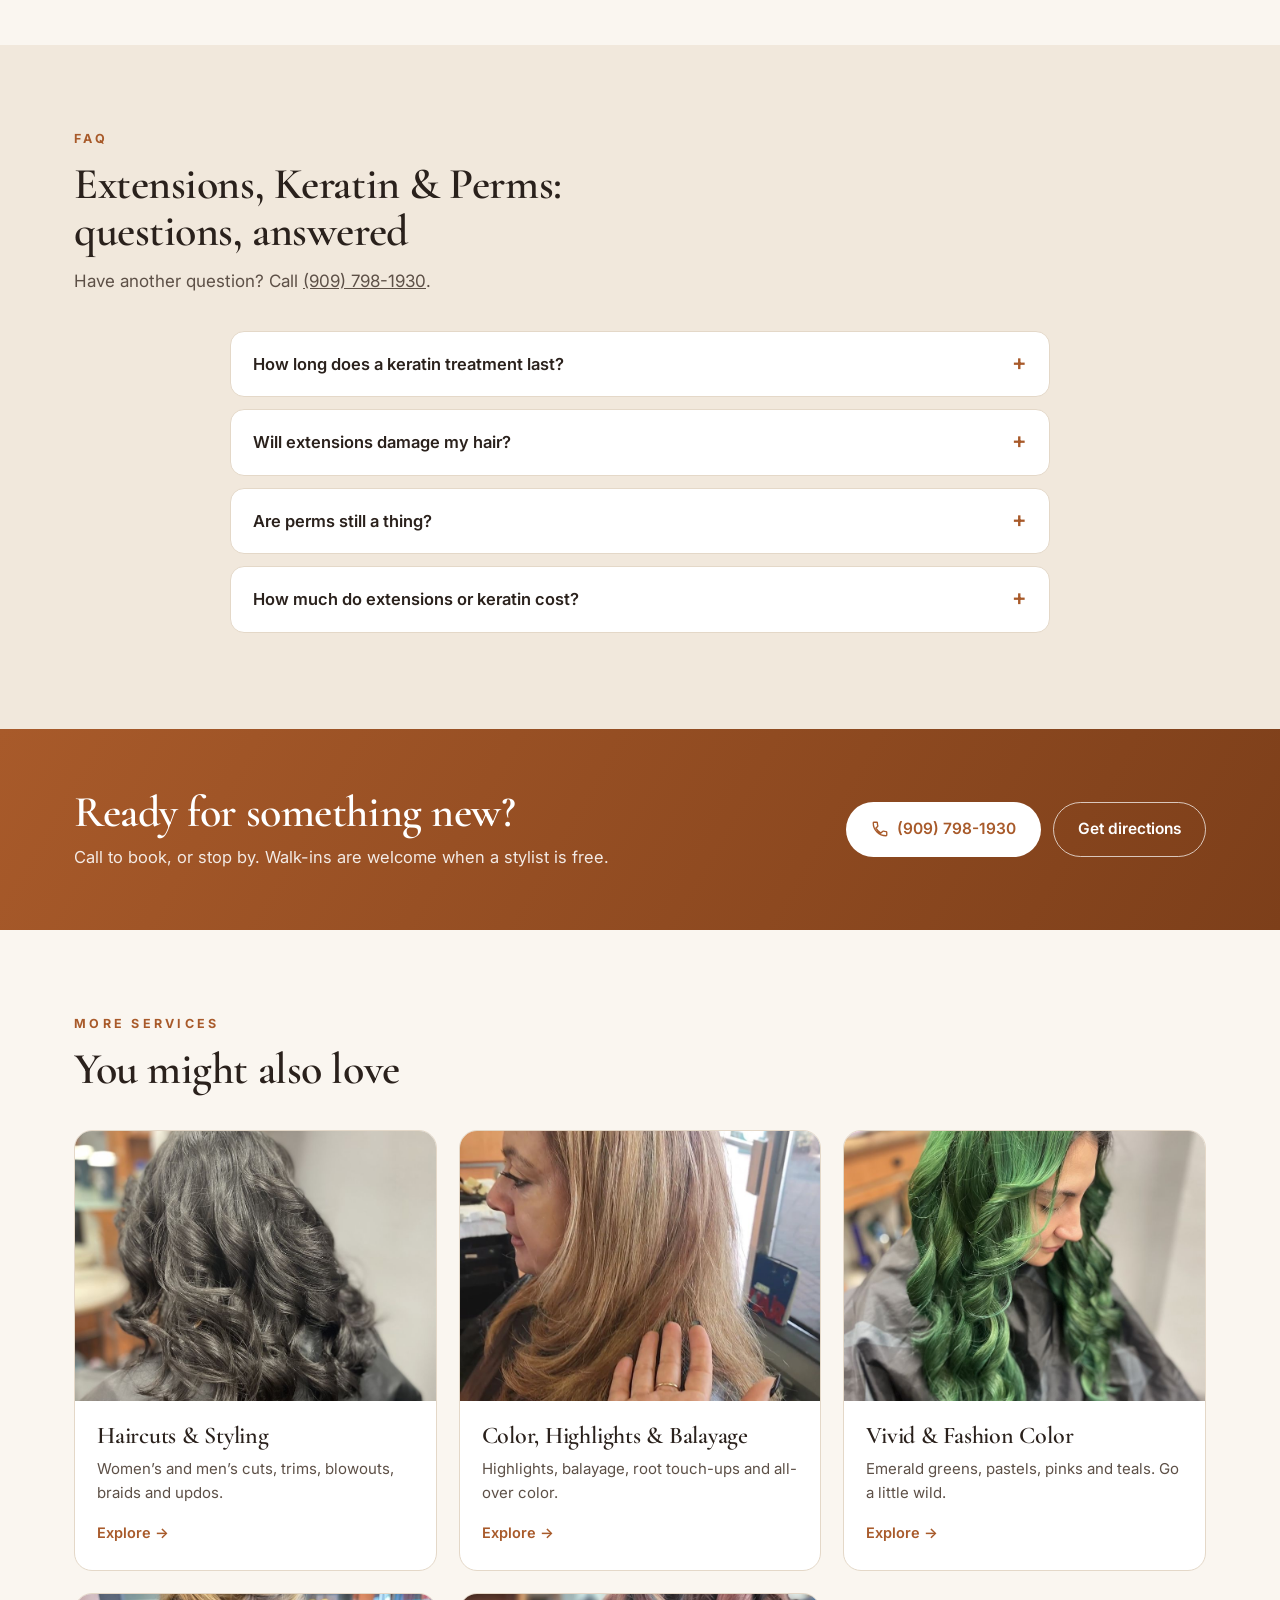
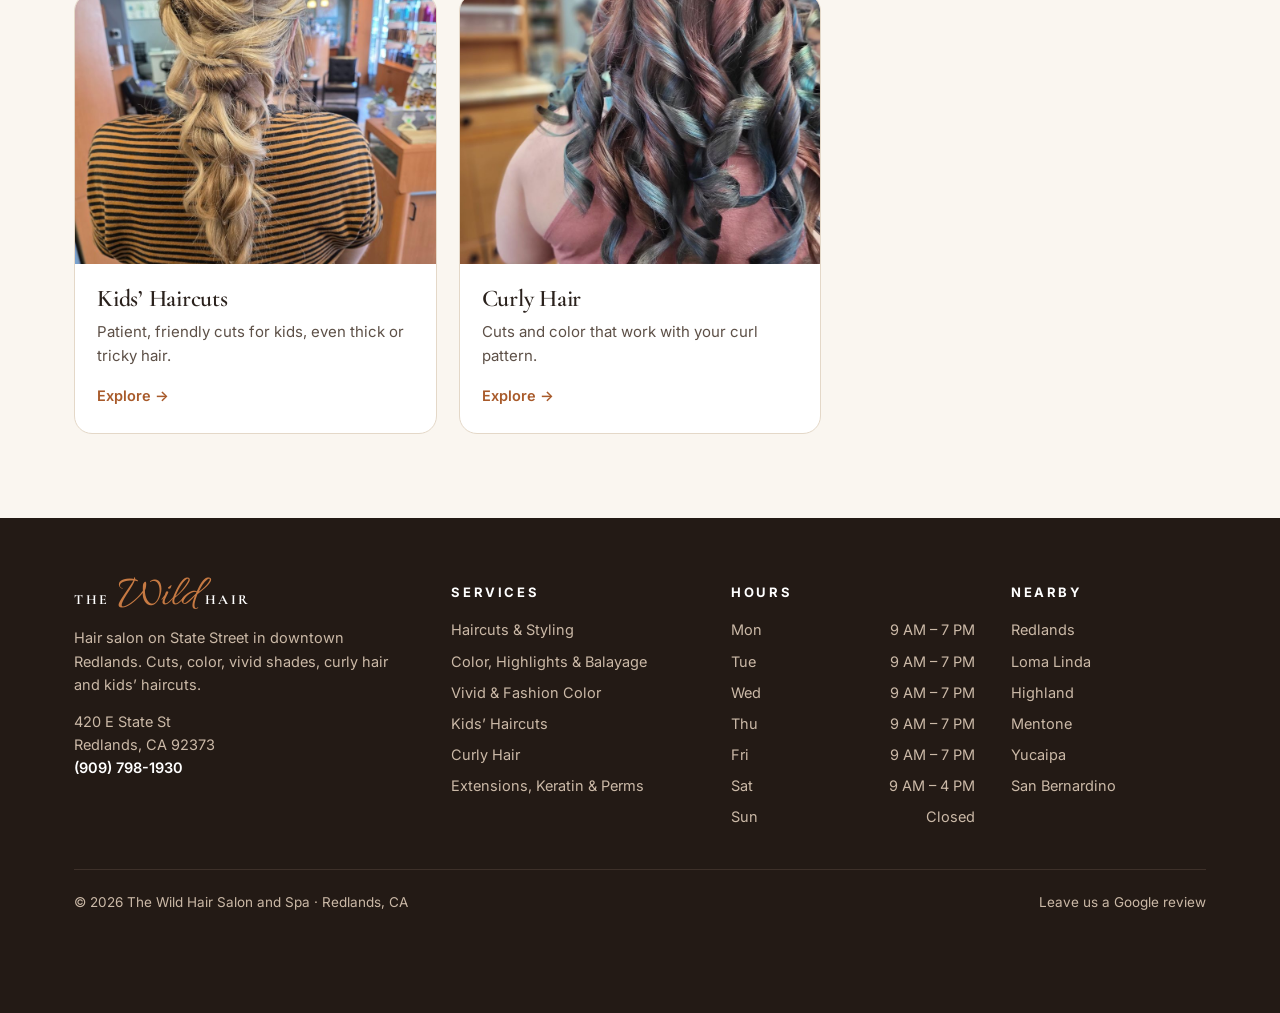
<file: services/extensions-keratin-perms/index.html>
<!doctype html>
<html lang="en">
<head>
<meta charset="utf-8">
<meta name="robots" content="noindex, nofollow">
<meta name="viewport" content="width=device-width, initial-scale=1">
<title>Hair Extensions in Redlands, CA | Keratin Treatments &amp; Perms | The Wild Hair</title>
<meta name="description" content="Hair extensions, keratin smoothing treatments and perms in Redlands, CA. Add length and volume, tame frizz or add lasting body. Call (909) 798-1930.">
<link rel="canonical" href="https://www.thewildhairsalon.com/services/extensions-keratin-perms/">
<meta property="og:title" content="Hair Extensions in Redlands, CA | Keratin Treatments &amp; Perms | The Wild Hair">
<meta property="og:description" content="Hair extensions, keratin smoothing treatments and perms in Redlands, CA. Add length and volume, tame frizz or add lasting body. Call (909) 798-1930.">
<meta property="og:type" content="website">
<meta property="og:image" content="https://www.thewildhairsalon.com/assets/img/vivid-curls.jpg">
<link rel="preconnect" href="https://fonts.googleapis.com">
<link href="https://fonts.googleapis.com/css2?family=Allura&family=Cormorant+Garamond:ital,wght@0,500;0,600;0,700;1,500&family=Inter:wght@400;500;600;700&display=swap" rel="stylesheet">
<link rel="stylesheet" href="../../assets/styles.css">
<script type="application/ld+json">
{
 "@context": "https://schema.org",
 "@graph": [
  {
   "@type": [
    "HairSalon",
    "LocalBusiness"
   ],
   "@id": "https://www.thewildhairsalon.com/#business",
   "name": "The Wild Hair Salon and Spa",
   "url": "https://www.thewildhairsalon.com/",
   "telephone": "+1-909-798-1930",
   "priceRange": "$$",
   "image": "https://www.thewildhairsalon.com/assets/img/storefront.jpg",
   "address": {
    "@type": "PostalAddress",
    "streetAddress": "420 E State St",
    "addressLocality": "Redlands",
    "addressRegion": "CA",
    "postalCode": "92373",
    "addressCountry": "US"
   },
   "geo": {
    "@type": "GeoCoordinates",
    "latitude": 34.056265,
    "longitude": -117.177627
   },
   "openingHoursSpecification": [
    {
     "@type": "OpeningHoursSpecification",
     "dayOfWeek": [
      "Monday",
      "Tuesday",
      "Wednesday",
      "Thursday",
      "Friday"
     ],
     "opens": "09:00",
     "closes": "19:00"
    },
    {
     "@type": "OpeningHoursSpecification",
     "dayOfWeek": [
      "Saturday"
     ],
     "opens": "09:00",
     "closes": "16:00"
    }
   ],
   "aggregateRating": {
    "@type": "AggregateRating",
    "ratingValue": "4.7",
    "reviewCount": "120"
   },
   "areaServed": [
    "Redlands",
    "Loma Linda",
    "Highland",
    "Mentone",
    "Yucaipa",
    "San Bernardino"
   ],
   "hasMap": "https://www.google.com/maps/place/?q=place_id:ChIJ37isxguq3IAROJOuYRICI_0",
   "amenityFeature": [
    {
     "@type": "LocationFeatureSpecification",
     "name": "Wheelchair accessible",
     "value": true
    }
   ]
  },
  {
   "@type": "Service",
   "name": "Extensions, Keratin & Perms",
   "serviceType": "Extensions, Keratin & Perms",
   "provider": {
    "@id": "https://www.thewildhairsalon.com/#business"
   },
   "areaServed": {
    "@type": "City",
    "name": "Redlands, CA"
   },
   "url": "https://www.thewildhairsalon.com/services/extensions-keratin-perms/",
   "description": "Hair extensions, keratin smoothing treatments and perms in Redlands, CA. Add length and volume, tame frizz or add lasting body. Call (909) 798-1930."
  },
  {
   "@type": "FAQPage",
   "mainEntity": [
    {
     "@type": "Question",
     "name": "How long does a keratin treatment last?",
     "acceptedAnswer": {
      "@type": "Answer",
      "text": "Typically about 3–5 months, depending on your hair and how often you wash it."
     }
    },
    {
     "@type": "Question",
     "name": "Will extensions damage my hair?",
     "acceptedAnswer": {
      "@type": "Answer",
      "text": "When they’re applied and maintained correctly, extensions shouldn’t harm your natural hair. Regular maintenance visits are key."
     }
    },
    {
     "@type": "Question",
     "name": "Are perms still a thing?",
     "acceptedAnswer": {
      "@type": "Answer",
      "text": "Yes. Modern perms give soft, natural-looking waves and body, not just tight curls."
     }
    },
    {
     "@type": "Question",
     "name": "How much do extensions or keratin cost?",
     "acceptedAnswer": {
      "@type": "Answer",
      "text": "It depends on your hair length and thickness. Call (909) 798-1930 for a consultation and price."
     }
    }
   ]
  },
  {
   "@type": "BreadcrumbList",
   "itemListElement": [
    {
     "@type": "ListItem",
     "position": 1,
     "name": "Home",
     "item": "https://www.thewildhairsalon.com/"
    },
    {
     "@type": "ListItem",
     "position": 2,
     "name": "Extensions, Keratin & Perms",
     "item": "https://www.thewildhairsalon.com/services/extensions-keratin-perms/"
    }
   ]
  }
 ]
}
</script>
</head>
<body>
<div class="topbar"><div class="wrap">
  <span><svg width="14" height="14" viewBox="0 0 24 24" fill="none" stroke="currentColor" stroke-width="1.8" stroke-linecap="round" stroke-linejoin="round"><path d="M12 21s-7-6.2-7-11a7 7 0 0 1 14 0c0 4.8-7 11-7 11z"/><circle cx="12" cy="10" r="2.5"/></svg> 420 E State St, downtown Redlands</span>
  <span class="hide-sm">Mon–Fri 9–7 · Sat 9–4 · Walk-ins welcome when a chair’s open</span>
</div></div>
<header class="nav"><div class="wrap">
  <a href="../../" class="logo" aria-label="The Wild Hair Salon and Spa, home"><span class="lg"><span class="the">THE</span><span class="wild">Wild</span><span class="hair">HAIR</span></span><small>SALON · REDLANDS</small></a>
  <nav>
    <div class="dd"><button type="button" aria-haspopup="true">Services ▾</button><div class="dd-menu"><a href="../../services/haircuts/">Haircuts & Styling</a><a href="../../services/hair-color/">Color, Highlights & Balayage</a><a href="../../services/vivid-hair-color/">Vivid & Fashion Color</a><a href="../../services/kids-haircuts/">Kids’ Haircuts</a><a href="../../services/curly-hair/">Curly Hair</a><a href="../../services/extensions-keratin-perms/">Extensions, Keratin & Perms</a></div></div>
    <a href="../../#gallery">Gallery</a><a href="../../#reviews">Reviews</a><a href="../../#visit">Visit</a>
    <a href="tel:+19097981930" class="btn btn-copper"><svg width="18" height="18" viewBox="0 0 24 24" fill="none" stroke="currentColor" stroke-width="1.8" stroke-linecap="round" stroke-linejoin="round"><path d="M6.6 10.8a15.1 15.1 0 0 0 6.6 6.6l2.2-2.2a1 1 0 0 1 1-.25 11.4 11.4 0 0 0 3.6.57 1 1 0 0 1 1 1V20a1 1 0 0 1-1 1A17 17 0 0 1 3 4a1 1 0 0 1 1-1h3.5a1 1 0 0 1 1 1c0 1.25.2 2.45.57 3.57a1 1 0 0 1-.25 1z"/></svg> <span>Call to Book</span></a>
  </nav>
</div></header>

<section class="hero"><div class="wrap">
  <div class="htxt">
    <div class="crumbs"><a href="../../">Home</a> / Extensions, Keratin & Perms</div>
    <span class="badge"><span class="st">★★★★★</span> 4.7 from 120 Google reviews</span>
    <h1>Hair Extensions, Keratin Treatments &amp; Perms in Redlands, CA</h1>
    <p class="lead">Longer, fuller, smoother or curlier. Treatments that change how your hair behaves every day.</p>
    <div class="ctas">
      <a href="tel:+19097981930" class="btn btn-copper"><svg width="18" height="18" viewBox="0 0 24 24" fill="none" stroke="currentColor" stroke-width="1.8" stroke-linecap="round" stroke-linejoin="round"><path d="M6.6 10.8a15.1 15.1 0 0 0 6.6 6.6l2.2-2.2a1 1 0 0 1 1-.25 11.4 11.4 0 0 0 3.6.57 1 1 0 0 1 1 1V20a1 1 0 0 1-1 1A17 17 0 0 1 3 4a1 1 0 0 1 1-1h3.5a1 1 0 0 1 1 1c0 1.25.2 2.45.57 3.57a1 1 0 0 1-.25 1z"/></svg> Call (909) 798-1930</a>
      <a href="https://www.google.com/maps/dir/?api=1&destination=The+Wild+Hair+Salon+and+Spa%2C+420+E+State+St%2C+Redlands%2C+CA+92373" class="btn btn-out" target="_blank" rel="noopener">Directions</a>
    </div>
    <ul class="checks"><li>Walk-ins welcome</li><li>4.7★ on Google</li><li>State Street, Redlands</li></ul>
  </div>
  <div class="hpics">
    <img class="p1" src="../../assets/img/highlights-side.jpg" alt="Hair by The Wild Hair Salon in Redlands" fetchpriority="high">
    <img class="p2" src="../../assets/img/root-color.jpg" alt="Hair by The Wild Hair Salon in Redlands">
  </div>
</div></section>

<div class="trust"><div class="wrap">
  <div><svg width="20" height="20" viewBox="0 0 24 24" fill="none" stroke="currentColor" stroke-width="1.8" stroke-linecap="round" stroke-linejoin="round"><path d="M12 3l2.7 5.6 6.1.9-4.4 4.3 1 6.1L12 17l-5.4 2.9 1-6.1-4.4-4.3 6.1-.9z"/></svg><span><b>4.7★ on Google</b><span>120 reviews</span></span></div>
  <div><svg width="20" height="20" viewBox="0 0 24 24" fill="none" stroke="currentColor" stroke-width="1.8" stroke-linecap="round" stroke-linejoin="round"><circle cx="6" cy="6" r="3"/><circle cx="6" cy="18" r="3"/><path d="M20 4 8.1 15.9M14.5 14.5 20 20M8.1 8.1 12 12"/></svg><span><b>Walk-ins welcome</b><span>Same-day openings when available</span></span></div>
  <div><svg width="20" height="20" viewBox="0 0 24 24" fill="none" stroke="currentColor" stroke-width="1.8" stroke-linecap="round" stroke-linejoin="round"><path d="M12 20s-7-4.4-7-10a4 4 0 0 1 7-2.6A4 4 0 0 1 19 10c0 5.6-7 10-7 10z"/></svg><span><b>Friendly stylists</b><span>Mentioned in 14 reviews</span></span></div>
  <div><svg width="20" height="20" viewBox="0 0 24 24" fill="none" stroke="currentColor" stroke-width="1.8" stroke-linecap="round" stroke-linejoin="round"><circle cx="12" cy="12" r="9"/><path d="M12 7v5l3 2"/></svg><span><b>Open late weekdays</b><span>Mon–Fri until 7 PM</span></span></div>
</div></div>

<section><div class="wrap split">
  <div class="prose">
    <div class="sh"><small>Extensions, Keratin & Perms</small><h2>How we approach it</h2></div>
    <p>Extensions add length and fullness that blend with your own hair. Keratin smoothing calms frizz and cuts down your styling time. A perm adds body and waves that last for months.</p><p>Not sure which is right for you? Call and we’ll talk through your hair, your goals and the upkeep each one needs.</p>
    <figure class="quote">
      <div class="stars">★★★★★</div>
      <blockquote>“The nicest, sweetest woman, and she really puts effort into making sure you are happy. She is extremely attentive and caring.”</blockquote>
      <figcaption><span class="av">A</span><span><b>Ahlam A.</b>Stylist · Google review</span></figcaption>
    </figure>
  </div>
  <div class="box">
    <h3>What’s included</h3>
    <ul class="ticks"><li><div><b>Hair extensions</b></div></li><li><div><b>Keratin smoothing treatments</b></div></li><li><div><b>Permanent straightening</b></div></li><li><div><b>Perms &amp; body waves</b></div></li><li><div><b>Consultations</b></div></li><li><div><b>Aftercare guidance</b></div></li></ul>
    <a href="tel:+19097981930" class="btn btn-copper" style="margin-top:22px;width:100%"><svg width="18" height="18" viewBox="0 0 24 24" fill="none" stroke="currentColor" stroke-width="1.8" stroke-linecap="round" stroke-linejoin="round"><path d="M6.6 10.8a15.1 15.1 0 0 0 6.6 6.6l2.2-2.2a1 1 0 0 1 1-.25 11.4 11.4 0 0 0 3.6.57 1 1 0 0 1 1 1V20a1 1 0 0 1-1 1A17 17 0 0 1 3 4a1 1 0 0 1 1-1h3.5a1 1 0 0 1 1 1c0 1.25.2 2.45.57 3.57a1 1 0 0 1-.25 1z"/></svg> Call to book</a>
    <p class="sm">Mon–Fri 9–7 · Sat 9–4</p>
  </div>
</div></section>

<section class="alt" id="faq"><div class="wrap">
  <div class="sh"><small>FAQ</small><h2>Extensions, Keratin & Perms: questions, answered</h2><p>Have another question? Call <a href="tel:+19097981930">(909) 798-1930</a>.</p></div>
  <div class="faq"><details><summary>How long does a keratin treatment last?</summary><p>Typically about 3–5 months, depending on your hair and how often you wash it.</p></details>
<details><summary>Will extensions damage my hair?</summary><p>When they’re applied and maintained correctly, extensions shouldn’t harm your natural hair. Regular maintenance visits are key.</p></details>
<details><summary>Are perms still a thing?</summary><p>Yes. Modern perms give soft, natural-looking waves and body, not just tight curls.</p></details>
<details><summary>How much do extensions or keratin cost?</summary><p>It depends on your hair length and thickness. Call (909) 798-1930 for a consultation and price.</p></details></div>
</div></section>

<section class="cta"><div class="wrap">
  <div><h2>Ready for something new?</h2><p>Call to book, or stop by. Walk-ins are welcome when a stylist is free.</p></div>
  <div class="ctas"><a href="tel:+19097981930" class="btn btn-light"><svg width="18" height="18" viewBox="0 0 24 24" fill="none" stroke="currentColor" stroke-width="1.8" stroke-linecap="round" stroke-linejoin="round"><path d="M6.6 10.8a15.1 15.1 0 0 0 6.6 6.6l2.2-2.2a1 1 0 0 1 1-.25 11.4 11.4 0 0 0 3.6.57 1 1 0 0 1 1 1V20a1 1 0 0 1-1 1A17 17 0 0 1 3 4a1 1 0 0 1 1-1h3.5a1 1 0 0 1 1 1c0 1.25.2 2.45.57 3.57a1 1 0 0 1-.25 1z"/></svg> (909) 798-1930</a><a href="https://www.google.com/maps/dir/?api=1&destination=The+Wild+Hair+Salon+and+Spa%2C+420+E+State+St%2C+Redlands%2C+CA+92373" class="btn btn-line" target="_blank" rel="noopener">Get directions</a></div>
</div></section>

<section><div class="wrap">
  <div class="sh"><small>More services</small><h2>You might also love</h2></div>
  <div class="svc">
    <a href="../../services/haircuts/" class="card"><div class="im"><img src="../../assets/img/dark-waves.jpg" alt="" loading="lazy"></div><div class="bd"><h3>Haircuts & Styling</h3><p>Women’s and men’s cuts, trims, blowouts, braids and updos.</p><span class="go">Explore →</span></div></a>
    <a href="../../services/hair-color/" class="card"><div class="im"><img src="../../assets/img/highlights-finish.jpg" alt="" loading="lazy"></div><div class="bd"><h3>Color, Highlights & Balayage</h3><p>Highlights, balayage, root touch-ups and all-over color.</p><span class="go">Explore →</span></div></a>
    <a href="../../services/vivid-hair-color/" class="card"><div class="im"><img src="../../assets/img/green-vivid.jpg" alt="" loading="lazy"></div><div class="bd"><h3>Vivid & Fashion Color</h3><p>Emerald greens, pastels, pinks and teals. Go a little wild.</p><span class="go">Explore →</span></div></a>
    <a href="../../services/kids-haircuts/" class="card"><div class="im"><img src="../../assets/img/braided-style.jpg" alt="" loading="lazy"></div><div class="bd"><h3>Kids’ Haircuts</h3><p>Patient, friendly cuts for kids, even thick or tricky hair.</p><span class="go">Explore →</span></div></a>
    <a href="../../services/curly-hair/" class="card"><div class="im"><img src="../../assets/img/vivid-curls.jpg" alt="" loading="lazy"></div><div class="bd"><h3>Curly Hair</h3><p>Cuts and color that work with your curl pattern.</p><span class="go">Explore →</span></div></a>
  </div>
</div></section>

<footer><div class="wrap">
  <div class="fcols">
    <div>
      <a href="../../" class="logo light"><span class="lg"><span class="the">THE</span><span class="wild">Wild</span><span class="hair">HAIR</span></span></a>
      <p>Hair salon on State Street in downtown Redlands. Cuts, color, vivid shades, curly hair and kids’ haircuts.</p>
      <p class="addr">420 E State St<br>Redlands, CA 92373<br><a href="tel:+19097981930">(909) 798-1930</a></p>
    </div>
    <div><h4>Services</h4><ul><li><a href="../../services/haircuts/">Haircuts & Styling</a></li><li><a href="../../services/hair-color/">Color, Highlights & Balayage</a></li><li><a href="../../services/vivid-hair-color/">Vivid & Fashion Color</a></li><li><a href="../../services/kids-haircuts/">Kids’ Haircuts</a></li><li><a href="../../services/curly-hair/">Curly Hair</a></li><li><a href="../../services/extensions-keratin-perms/">Extensions, Keratin & Perms</a></li></ul></div>
    <div><h4>Hours</h4><ul class="hrs"><li><span>Mon</span><span>9 AM – 7 PM</span></li><li><span>Tue</span><span>9 AM – 7 PM</span></li><li><span>Wed</span><span>9 AM – 7 PM</span></li><li><span>Thu</span><span>9 AM – 7 PM</span></li><li><span>Fri</span><span>9 AM – 7 PM</span></li><li><span>Sat</span><span>9 AM – 4 PM</span></li><li><span>Sun</span><span>Closed</span></li></ul></div>
    <div><h4>Nearby</h4><ul><li><a href="../../">Redlands</a></li><li><a href="../../areas/loma-linda/">Loma Linda</a></li><li><a href="../../areas/highland/">Highland</a></li><li><a href="../../areas/mentone/">Mentone</a></li><li><a href="../../areas/yucaipa/">Yucaipa</a></li><li><a href="../../areas/san-bernardino/">San Bernardino</a></li></ul></div>
  </div>
  <div class="fbot"><span>© <span class="yr"></span> The Wild Hair Salon and Spa · Redlands, CA</span><span><a href="https://search.google.com/local/writereview?placeid=ChIJ37isxguq3IAROJOuYRICI_0" target="_blank" rel="noopener">Leave us a Google review</a></span></div>
</div></footer>

<div class="mbar"><a href="tel:+19097981930" class="btn btn-copper"><svg width="18" height="18" viewBox="0 0 24 24" fill="none" stroke="currentColor" stroke-width="1.8" stroke-linecap="round" stroke-linejoin="round"><path d="M6.6 10.8a15.1 15.1 0 0 0 6.6 6.6l2.2-2.2a1 1 0 0 1 1-.25 11.4 11.4 0 0 0 3.6.57 1 1 0 0 1 1 1V20a1 1 0 0 1-1 1A17 17 0 0 1 3 4a1 1 0 0 1 1-1h3.5a1 1 0 0 1 1 1c0 1.25.2 2.45.57 3.57a1 1 0 0 1-.25 1z"/></svg> Call</a><a href="https://www.google.com/maps/dir/?api=1&destination=The+Wild+Hair+Salon+and+Spa%2C+420+E+State+St%2C+Redlands%2C+CA+92373" class="btn btn-ghost" target="_blank" rel="noopener"><svg width="18" height="18" viewBox="0 0 24 24" fill="none" stroke="currentColor" stroke-width="1.8" stroke-linecap="round" stroke-linejoin="round"><path d="M12 21s-7-6.2-7-11a7 7 0 0 1 14 0c0 4.8-7 11-7 11z"/><circle cx="12" cy="10" r="2.5"/></svg> Directions</a></div>
<script>document.querySelectorAll(".yr").forEach(e=>e.textContent=new Date().getFullYear())</script>
</body>
</html>
</file>
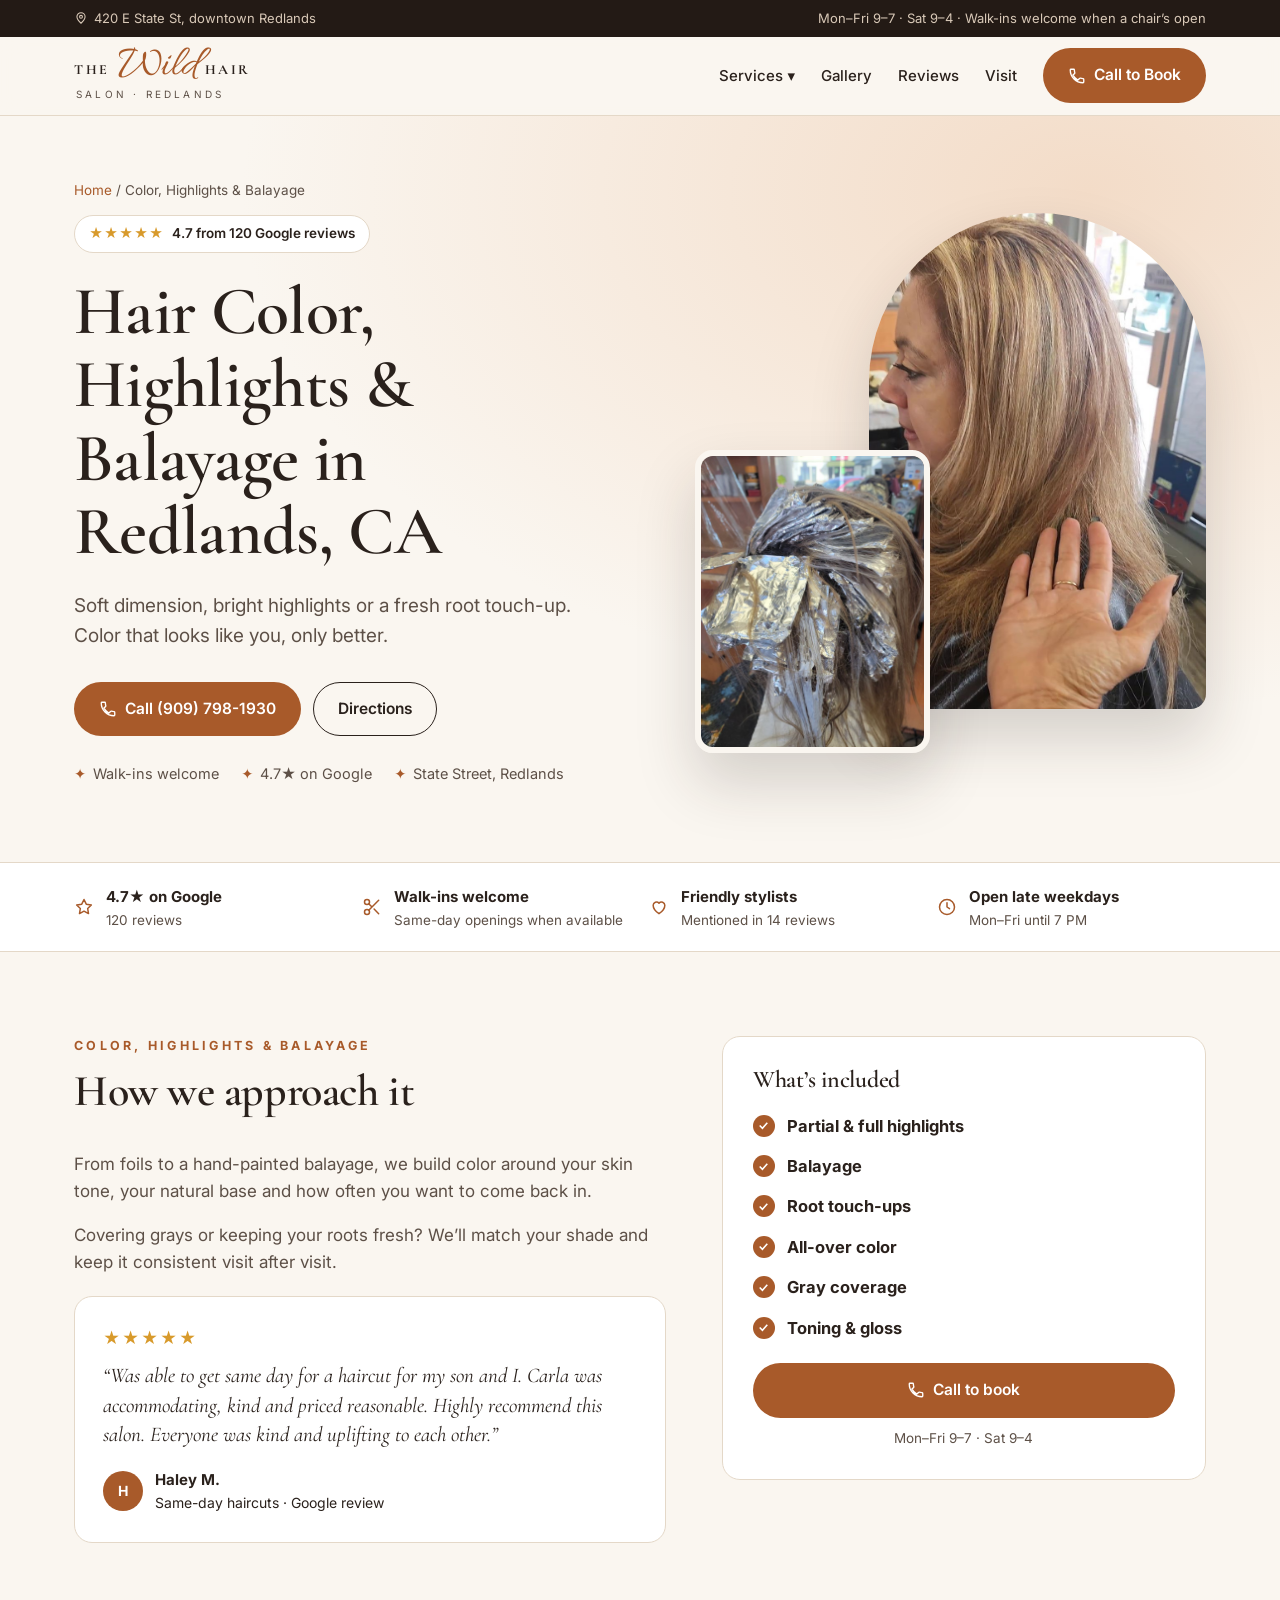
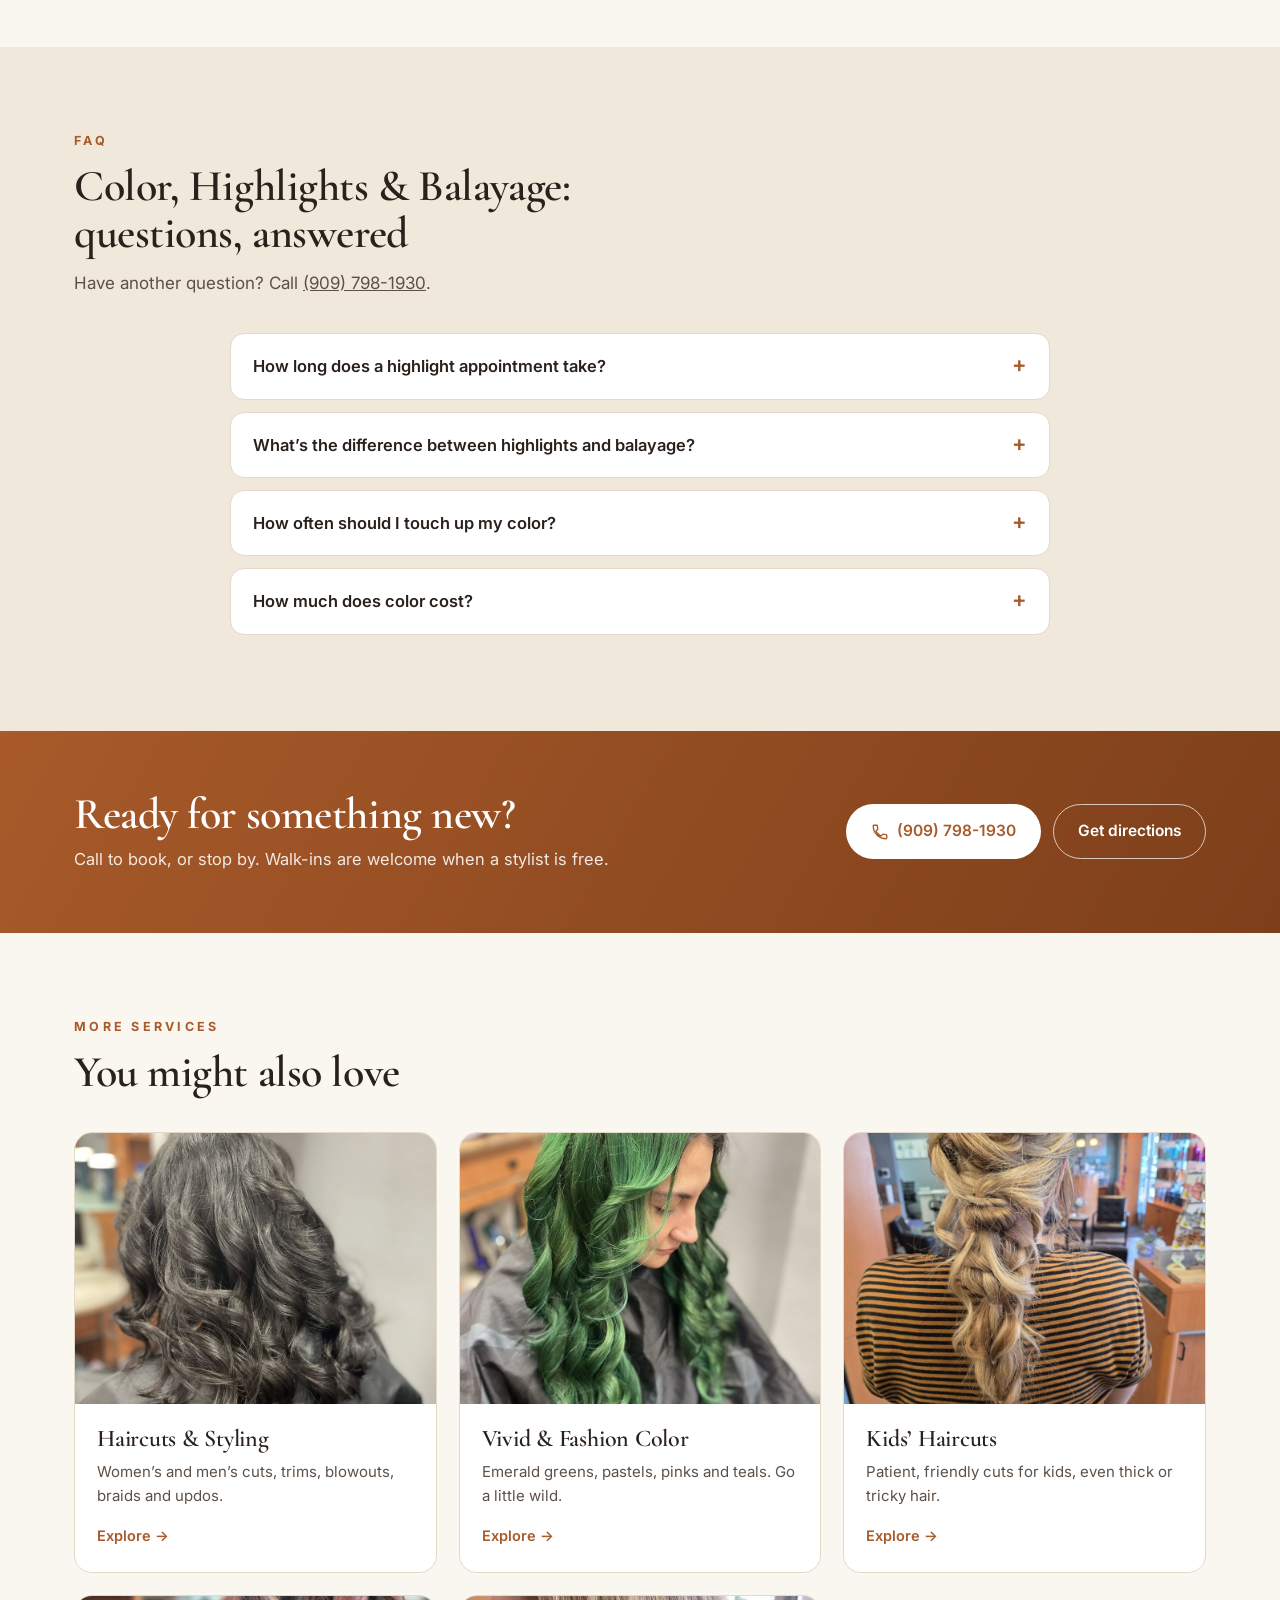
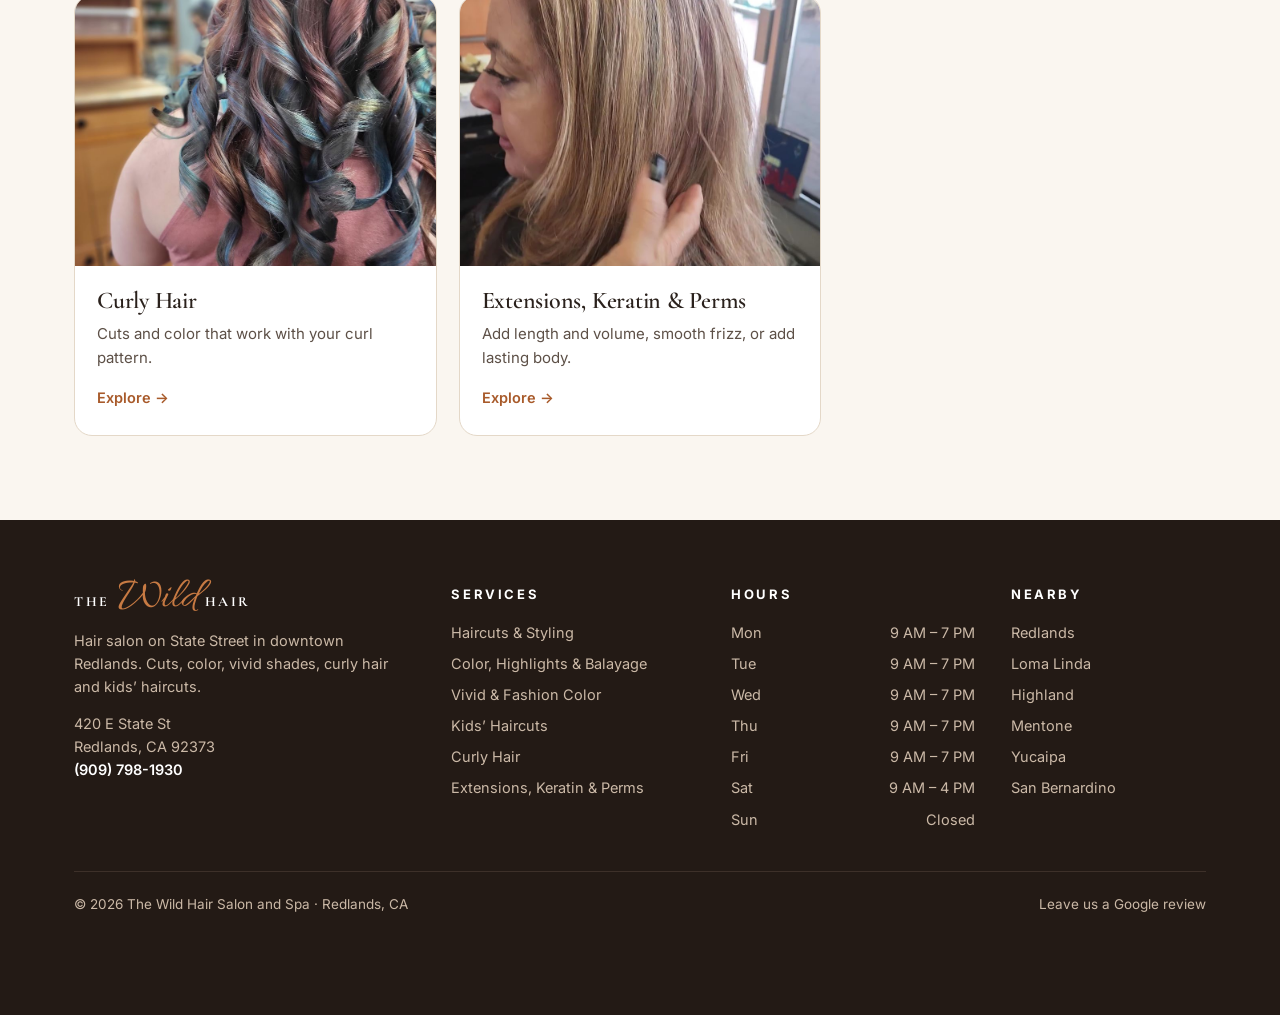
<file: services/hair-color/index.html>
<!doctype html>
<html lang="en">
<head>
<meta charset="utf-8">
<meta name="robots" content="noindex, nofollow">
<meta name="viewport" content="width=device-width, initial-scale=1">
<title>Hair Color &amp; Highlights in Redlands, CA | Balayage, Root Touch-Ups | The Wild Hair</title>
<meta name="description" content="Hair color in Redlands, CA: highlights, balayage, root touch-ups and gray coverage on State Street. 4.7★ from 120 Google reviews. Call (909) 798-1930.">
<link rel="canonical" href="https://www.thewildhairsalon.com/services/hair-color/">
<meta property="og:title" content="Hair Color &amp; Highlights in Redlands, CA | Balayage, Root Touch-Ups | The Wild Hair">
<meta property="og:description" content="Hair color in Redlands, CA: highlights, balayage, root touch-ups and gray coverage on State Street. 4.7★ from 120 Google reviews. Call (909) 798-1930.">
<meta property="og:type" content="website">
<meta property="og:image" content="https://www.thewildhairsalon.com/assets/img/vivid-curls.jpg">
<link rel="preconnect" href="https://fonts.googleapis.com">
<link href="https://fonts.googleapis.com/css2?family=Allura&family=Cormorant+Garamond:ital,wght@0,500;0,600;0,700;1,500&family=Inter:wght@400;500;600;700&display=swap" rel="stylesheet">
<link rel="stylesheet" href="../../assets/styles.css">
<script type="application/ld+json">
{
 "@context": "https://schema.org",
 "@graph": [
  {
   "@type": [
    "HairSalon",
    "LocalBusiness"
   ],
   "@id": "https://www.thewildhairsalon.com/#business",
   "name": "The Wild Hair Salon and Spa",
   "url": "https://www.thewildhairsalon.com/",
   "telephone": "+1-909-798-1930",
   "priceRange": "$$",
   "image": "https://www.thewildhairsalon.com/assets/img/storefront.jpg",
   "address": {
    "@type": "PostalAddress",
    "streetAddress": "420 E State St",
    "addressLocality": "Redlands",
    "addressRegion": "CA",
    "postalCode": "92373",
    "addressCountry": "US"
   },
   "geo": {
    "@type": "GeoCoordinates",
    "latitude": 34.056265,
    "longitude": -117.177627
   },
   "openingHoursSpecification": [
    {
     "@type": "OpeningHoursSpecification",
     "dayOfWeek": [
      "Monday",
      "Tuesday",
      "Wednesday",
      "Thursday",
      "Friday"
     ],
     "opens": "09:00",
     "closes": "19:00"
    },
    {
     "@type": "OpeningHoursSpecification",
     "dayOfWeek": [
      "Saturday"
     ],
     "opens": "09:00",
     "closes": "16:00"
    }
   ],
   "aggregateRating": {
    "@type": "AggregateRating",
    "ratingValue": "4.7",
    "reviewCount": "120"
   },
   "areaServed": [
    "Redlands",
    "Loma Linda",
    "Highland",
    "Mentone",
    "Yucaipa",
    "San Bernardino"
   ],
   "hasMap": "https://www.google.com/maps/place/?q=place_id:ChIJ37isxguq3IAROJOuYRICI_0",
   "amenityFeature": [
    {
     "@type": "LocationFeatureSpecification",
     "name": "Wheelchair accessible",
     "value": true
    }
   ]
  },
  {
   "@type": "Service",
   "name": "Color, Highlights & Balayage",
   "serviceType": "Color, Highlights & Balayage",
   "provider": {
    "@id": "https://www.thewildhairsalon.com/#business"
   },
   "areaServed": {
    "@type": "City",
    "name": "Redlands, CA"
   },
   "url": "https://www.thewildhairsalon.com/services/hair-color/",
   "description": "Hair color in Redlands, CA: highlights, balayage, root touch-ups and gray coverage on State Street. 4.7★ from 120 Google reviews. Call (909) 798-1930."
  },
  {
   "@type": "FAQPage",
   "mainEntity": [
    {
     "@type": "Question",
     "name": "How long does a highlight appointment take?",
     "acceptedAnswer": {
      "@type": "Answer",
      "text": "Usually two to three hours depending on your length, thickness and how much lightening you want. We’ll give you a time estimate when you book."
     }
    },
    {
     "@type": "Question",
     "name": "What’s the difference between highlights and balayage?",
     "acceptedAnswer": {
      "@type": "Answer",
      "text": "Highlights are placed in foils for even, defined brightness. Balayage is painted by hand for a softer, sun-kissed blend that grows out gently."
     }
    },
    {
     "@type": "Question",
     "name": "How often should I touch up my color?",
     "acceptedAnswer": {
      "@type": "Answer",
      "text": "Root color usually every 4–6 weeks. Highlights and balayage can often go 8–12 weeks or longer."
     }
    },
    {
     "@type": "Question",
     "name": "How much does color cost?",
     "acceptedAnswer": {
      "@type": "Answer",
      "text": "It depends on the service and your hair. Call (909) 798-1930 and we’ll give you a price range."
     }
    }
   ]
  },
  {
   "@type": "BreadcrumbList",
   "itemListElement": [
    {
     "@type": "ListItem",
     "position": 1,
     "name": "Home",
     "item": "https://www.thewildhairsalon.com/"
    },
    {
     "@type": "ListItem",
     "position": 2,
     "name": "Color, Highlights & Balayage",
     "item": "https://www.thewildhairsalon.com/services/hair-color/"
    }
   ]
  }
 ]
}
</script>
</head>
<body>
<div class="topbar"><div class="wrap">
  <span><svg width="14" height="14" viewBox="0 0 24 24" fill="none" stroke="currentColor" stroke-width="1.8" stroke-linecap="round" stroke-linejoin="round"><path d="M12 21s-7-6.2-7-11a7 7 0 0 1 14 0c0 4.8-7 11-7 11z"/><circle cx="12" cy="10" r="2.5"/></svg> 420 E State St, downtown Redlands</span>
  <span class="hide-sm">Mon–Fri 9–7 · Sat 9–4 · Walk-ins welcome when a chair’s open</span>
</div></div>
<header class="nav"><div class="wrap">
  <a href="../../" class="logo" aria-label="The Wild Hair Salon and Spa, home"><span class="lg"><span class="the">THE</span><span class="wild">Wild</span><span class="hair">HAIR</span></span><small>SALON · REDLANDS</small></a>
  <nav>
    <div class="dd"><button type="button" aria-haspopup="true">Services ▾</button><div class="dd-menu"><a href="../../services/haircuts/">Haircuts & Styling</a><a href="../../services/hair-color/">Color, Highlights & Balayage</a><a href="../../services/vivid-hair-color/">Vivid & Fashion Color</a><a href="../../services/kids-haircuts/">Kids’ Haircuts</a><a href="../../services/curly-hair/">Curly Hair</a><a href="../../services/extensions-keratin-perms/">Extensions, Keratin & Perms</a></div></div>
    <a href="../../#gallery">Gallery</a><a href="../../#reviews">Reviews</a><a href="../../#visit">Visit</a>
    <a href="tel:+19097981930" class="btn btn-copper"><svg width="18" height="18" viewBox="0 0 24 24" fill="none" stroke="currentColor" stroke-width="1.8" stroke-linecap="round" stroke-linejoin="round"><path d="M6.6 10.8a15.1 15.1 0 0 0 6.6 6.6l2.2-2.2a1 1 0 0 1 1-.25 11.4 11.4 0 0 0 3.6.57 1 1 0 0 1 1 1V20a1 1 0 0 1-1 1A17 17 0 0 1 3 4a1 1 0 0 1 1-1h3.5a1 1 0 0 1 1 1c0 1.25.2 2.45.57 3.57a1 1 0 0 1-.25 1z"/></svg> <span>Call to Book</span></a>
  </nav>
</div></header>

<section class="hero"><div class="wrap">
  <div class="htxt">
    <div class="crumbs"><a href="../../">Home</a> / Color, Highlights & Balayage</div>
    <span class="badge"><span class="st">★★★★★</span> 4.7 from 120 Google reviews</span>
    <h1>Hair Color, Highlights &amp; Balayage in Redlands, CA</h1>
    <p class="lead">Soft dimension, bright highlights or a fresh root touch-up. Color that looks like you, only better.</p>
    <div class="ctas">
      <a href="tel:+19097981930" class="btn btn-copper"><svg width="18" height="18" viewBox="0 0 24 24" fill="none" stroke="currentColor" stroke-width="1.8" stroke-linecap="round" stroke-linejoin="round"><path d="M6.6 10.8a15.1 15.1 0 0 0 6.6 6.6l2.2-2.2a1 1 0 0 1 1-.25 11.4 11.4 0 0 0 3.6.57 1 1 0 0 1 1 1V20a1 1 0 0 1-1 1A17 17 0 0 1 3 4a1 1 0 0 1 1-1h3.5a1 1 0 0 1 1 1c0 1.25.2 2.45.57 3.57a1 1 0 0 1-.25 1z"/></svg> Call (909) 798-1930</a>
      <a href="https://www.google.com/maps/dir/?api=1&destination=The+Wild+Hair+Salon+and+Spa%2C+420+E+State+St%2C+Redlands%2C+CA+92373" class="btn btn-out" target="_blank" rel="noopener">Directions</a>
    </div>
    <ul class="checks"><li>Walk-ins welcome</li><li>4.7★ on Google</li><li>State Street, Redlands</li></ul>
  </div>
  <div class="hpics">
    <img class="p1" src="../../assets/img/highlights-finish.jpg" alt="Hair by The Wild Hair Salon in Redlands" fetchpriority="high">
    <img class="p2" src="../../assets/img/foils.jpg" alt="Hair by The Wild Hair Salon in Redlands">
  </div>
</div></section>

<div class="trust"><div class="wrap">
  <div><svg width="20" height="20" viewBox="0 0 24 24" fill="none" stroke="currentColor" stroke-width="1.8" stroke-linecap="round" stroke-linejoin="round"><path d="M12 3l2.7 5.6 6.1.9-4.4 4.3 1 6.1L12 17l-5.4 2.9 1-6.1-4.4-4.3 6.1-.9z"/></svg><span><b>4.7★ on Google</b><span>120 reviews</span></span></div>
  <div><svg width="20" height="20" viewBox="0 0 24 24" fill="none" stroke="currentColor" stroke-width="1.8" stroke-linecap="round" stroke-linejoin="round"><circle cx="6" cy="6" r="3"/><circle cx="6" cy="18" r="3"/><path d="M20 4 8.1 15.9M14.5 14.5 20 20M8.1 8.1 12 12"/></svg><span><b>Walk-ins welcome</b><span>Same-day openings when available</span></span></div>
  <div><svg width="20" height="20" viewBox="0 0 24 24" fill="none" stroke="currentColor" stroke-width="1.8" stroke-linecap="round" stroke-linejoin="round"><path d="M12 20s-7-4.4-7-10a4 4 0 0 1 7-2.6A4 4 0 0 1 19 10c0 5.6-7 10-7 10z"/></svg><span><b>Friendly stylists</b><span>Mentioned in 14 reviews</span></span></div>
  <div><svg width="20" height="20" viewBox="0 0 24 24" fill="none" stroke="currentColor" stroke-width="1.8" stroke-linecap="round" stroke-linejoin="round"><circle cx="12" cy="12" r="9"/><path d="M12 7v5l3 2"/></svg><span><b>Open late weekdays</b><span>Mon–Fri until 7 PM</span></span></div>
</div></div>

<section><div class="wrap split">
  <div class="prose">
    <div class="sh"><small>Color, Highlights & Balayage</small><h2>How we approach it</h2></div>
    <p>From foils to a hand-painted balayage, we build color around your skin tone, your natural base and how often you want to come back in.</p><p>Covering grays or keeping your roots fresh? We’ll match your shade and keep it consistent visit after visit.</p>
    <figure class="quote">
      <div class="stars">★★★★★</div>
      <blockquote>“Was able to get same day for a haircut for my son and I. Carla was accommodating, kind and priced reasonable. Highly recommend this salon. Everyone was kind and uplifting to each other.”</blockquote>
      <figcaption><span class="av">H</span><span><b>Haley M.</b>Same-day haircuts · Google review</span></figcaption>
    </figure>
  </div>
  <div class="box">
    <h3>What’s included</h3>
    <ul class="ticks"><li><div><b>Partial &amp; full highlights</b></div></li><li><div><b>Balayage</b></div></li><li><div><b>Root touch-ups</b></div></li><li><div><b>All-over color</b></div></li><li><div><b>Gray coverage</b></div></li><li><div><b>Toning &amp; gloss</b></div></li></ul>
    <a href="tel:+19097981930" class="btn btn-copper" style="margin-top:22px;width:100%"><svg width="18" height="18" viewBox="0 0 24 24" fill="none" stroke="currentColor" stroke-width="1.8" stroke-linecap="round" stroke-linejoin="round"><path d="M6.6 10.8a15.1 15.1 0 0 0 6.6 6.6l2.2-2.2a1 1 0 0 1 1-.25 11.4 11.4 0 0 0 3.6.57 1 1 0 0 1 1 1V20a1 1 0 0 1-1 1A17 17 0 0 1 3 4a1 1 0 0 1 1-1h3.5a1 1 0 0 1 1 1c0 1.25.2 2.45.57 3.57a1 1 0 0 1-.25 1z"/></svg> Call to book</a>
    <p class="sm">Mon–Fri 9–7 · Sat 9–4</p>
  </div>
</div></section>

<section class="alt" id="faq"><div class="wrap">
  <div class="sh"><small>FAQ</small><h2>Color, Highlights & Balayage: questions, answered</h2><p>Have another question? Call <a href="tel:+19097981930">(909) 798-1930</a>.</p></div>
  <div class="faq"><details><summary>How long does a highlight appointment take?</summary><p>Usually two to three hours depending on your length, thickness and how much lightening you want. We’ll give you a time estimate when you book.</p></details>
<details><summary>What’s the difference between highlights and balayage?</summary><p>Highlights are placed in foils for even, defined brightness. Balayage is painted by hand for a softer, sun-kissed blend that grows out gently.</p></details>
<details><summary>How often should I touch up my color?</summary><p>Root color usually every 4–6 weeks. Highlights and balayage can often go 8–12 weeks or longer.</p></details>
<details><summary>How much does color cost?</summary><p>It depends on the service and your hair. Call (909) 798-1930 and we’ll give you a price range.</p></details></div>
</div></section>

<section class="cta"><div class="wrap">
  <div><h2>Ready for something new?</h2><p>Call to book, or stop by. Walk-ins are welcome when a stylist is free.</p></div>
  <div class="ctas"><a href="tel:+19097981930" class="btn btn-light"><svg width="18" height="18" viewBox="0 0 24 24" fill="none" stroke="currentColor" stroke-width="1.8" stroke-linecap="round" stroke-linejoin="round"><path d="M6.6 10.8a15.1 15.1 0 0 0 6.6 6.6l2.2-2.2a1 1 0 0 1 1-.25 11.4 11.4 0 0 0 3.6.57 1 1 0 0 1 1 1V20a1 1 0 0 1-1 1A17 17 0 0 1 3 4a1 1 0 0 1 1-1h3.5a1 1 0 0 1 1 1c0 1.25.2 2.45.57 3.57a1 1 0 0 1-.25 1z"/></svg> (909) 798-1930</a><a href="https://www.google.com/maps/dir/?api=1&destination=The+Wild+Hair+Salon+and+Spa%2C+420+E+State+St%2C+Redlands%2C+CA+92373" class="btn btn-line" target="_blank" rel="noopener">Get directions</a></div>
</div></section>

<section><div class="wrap">
  <div class="sh"><small>More services</small><h2>You might also love</h2></div>
  <div class="svc">
    <a href="../../services/haircuts/" class="card"><div class="im"><img src="../../assets/img/dark-waves.jpg" alt="" loading="lazy"></div><div class="bd"><h3>Haircuts & Styling</h3><p>Women’s and men’s cuts, trims, blowouts, braids and updos.</p><span class="go">Explore →</span></div></a>
    <a href="../../services/vivid-hair-color/" class="card"><div class="im"><img src="../../assets/img/green-vivid.jpg" alt="" loading="lazy"></div><div class="bd"><h3>Vivid & Fashion Color</h3><p>Emerald greens, pastels, pinks and teals. Go a little wild.</p><span class="go">Explore →</span></div></a>
    <a href="../../services/kids-haircuts/" class="card"><div class="im"><img src="../../assets/img/braided-style.jpg" alt="" loading="lazy"></div><div class="bd"><h3>Kids’ Haircuts</h3><p>Patient, friendly cuts for kids, even thick or tricky hair.</p><span class="go">Explore →</span></div></a>
    <a href="../../services/curly-hair/" class="card"><div class="im"><img src="../../assets/img/vivid-curls.jpg" alt="" loading="lazy"></div><div class="bd"><h3>Curly Hair</h3><p>Cuts and color that work with your curl pattern.</p><span class="go">Explore →</span></div></a>
    <a href="../../services/extensions-keratin-perms/" class="card"><div class="im"><img src="../../assets/img/highlights-side.jpg" alt="" loading="lazy"></div><div class="bd"><h3>Extensions, Keratin & Perms</h3><p>Add length and volume, smooth frizz, or add lasting body.</p><span class="go">Explore →</span></div></a>
  </div>
</div></section>

<footer><div class="wrap">
  <div class="fcols">
    <div>
      <a href="../../" class="logo light"><span class="lg"><span class="the">THE</span><span class="wild">Wild</span><span class="hair">HAIR</span></span></a>
      <p>Hair salon on State Street in downtown Redlands. Cuts, color, vivid shades, curly hair and kids’ haircuts.</p>
      <p class="addr">420 E State St<br>Redlands, CA 92373<br><a href="tel:+19097981930">(909) 798-1930</a></p>
    </div>
    <div><h4>Services</h4><ul><li><a href="../../services/haircuts/">Haircuts & Styling</a></li><li><a href="../../services/hair-color/">Color, Highlights & Balayage</a></li><li><a href="../../services/vivid-hair-color/">Vivid & Fashion Color</a></li><li><a href="../../services/kids-haircuts/">Kids’ Haircuts</a></li><li><a href="../../services/curly-hair/">Curly Hair</a></li><li><a href="../../services/extensions-keratin-perms/">Extensions, Keratin & Perms</a></li></ul></div>
    <div><h4>Hours</h4><ul class="hrs"><li><span>Mon</span><span>9 AM – 7 PM</span></li><li><span>Tue</span><span>9 AM – 7 PM</span></li><li><span>Wed</span><span>9 AM – 7 PM</span></li><li><span>Thu</span><span>9 AM – 7 PM</span></li><li><span>Fri</span><span>9 AM – 7 PM</span></li><li><span>Sat</span><span>9 AM – 4 PM</span></li><li><span>Sun</span><span>Closed</span></li></ul></div>
    <div><h4>Nearby</h4><ul><li><a href="../../">Redlands</a></li><li><a href="../../areas/loma-linda/">Loma Linda</a></li><li><a href="../../areas/highland/">Highland</a></li><li><a href="../../areas/mentone/">Mentone</a></li><li><a href="../../areas/yucaipa/">Yucaipa</a></li><li><a href="../../areas/san-bernardino/">San Bernardino</a></li></ul></div>
  </div>
  <div class="fbot"><span>© <span class="yr"></span> The Wild Hair Salon and Spa · Redlands, CA</span><span><a href="https://search.google.com/local/writereview?placeid=ChIJ37isxguq3IAROJOuYRICI_0" target="_blank" rel="noopener">Leave us a Google review</a></span></div>
</div></footer>

<div class="mbar"><a href="tel:+19097981930" class="btn btn-copper"><svg width="18" height="18" viewBox="0 0 24 24" fill="none" stroke="currentColor" stroke-width="1.8" stroke-linecap="round" stroke-linejoin="round"><path d="M6.6 10.8a15.1 15.1 0 0 0 6.6 6.6l2.2-2.2a1 1 0 0 1 1-.25 11.4 11.4 0 0 0 3.6.57 1 1 0 0 1 1 1V20a1 1 0 0 1-1 1A17 17 0 0 1 3 4a1 1 0 0 1 1-1h3.5a1 1 0 0 1 1 1c0 1.25.2 2.45.57 3.57a1 1 0 0 1-.25 1z"/></svg> Call</a><a href="https://www.google.com/maps/dir/?api=1&destination=The+Wild+Hair+Salon+and+Spa%2C+420+E+State+St%2C+Redlands%2C+CA+92373" class="btn btn-ghost" target="_blank" rel="noopener"><svg width="18" height="18" viewBox="0 0 24 24" fill="none" stroke="currentColor" stroke-width="1.8" stroke-linecap="round" stroke-linejoin="round"><path d="M12 21s-7-6.2-7-11a7 7 0 0 1 14 0c0 4.8-7 11-7 11z"/><circle cx="12" cy="10" r="2.5"/></svg> Directions</a></div>
<script>document.querySelectorAll(".yr").forEach(e=>e.textContent=new Date().getFullYear())</script>
</body>
</html>
</file>
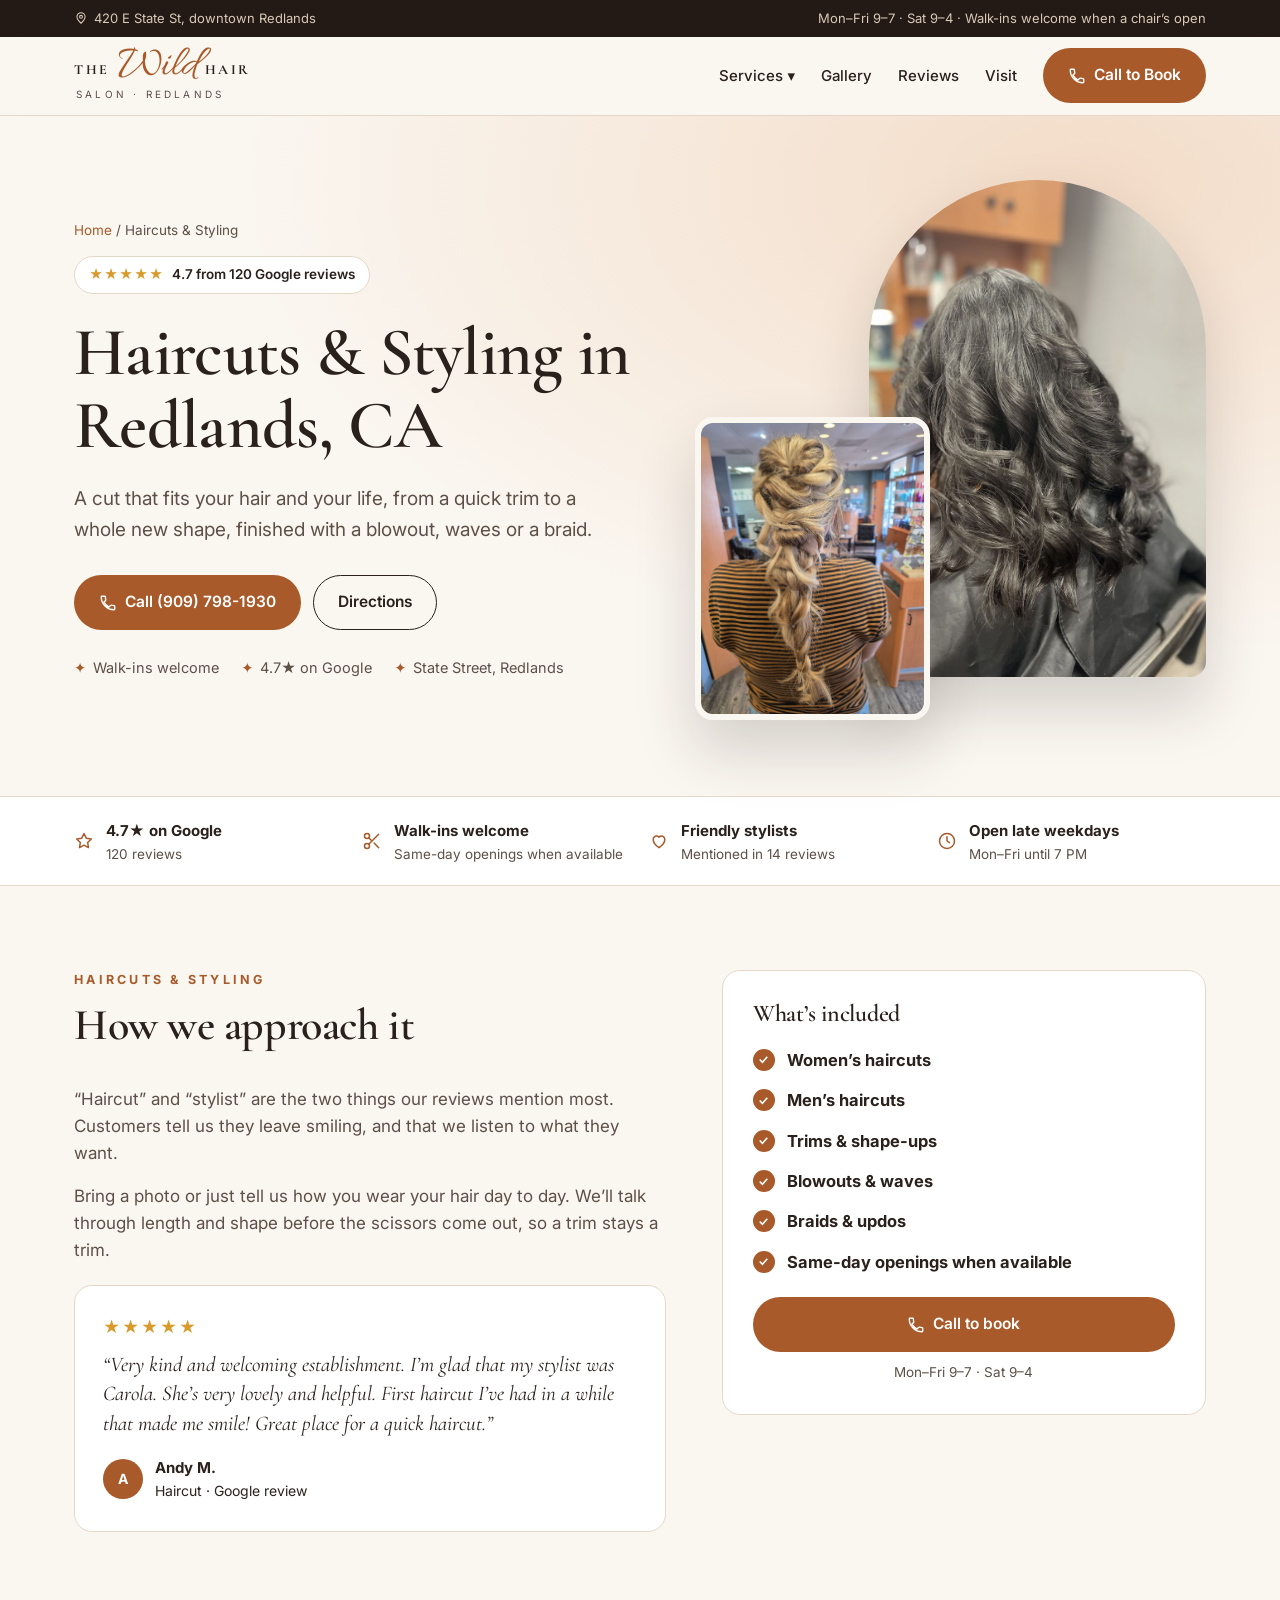
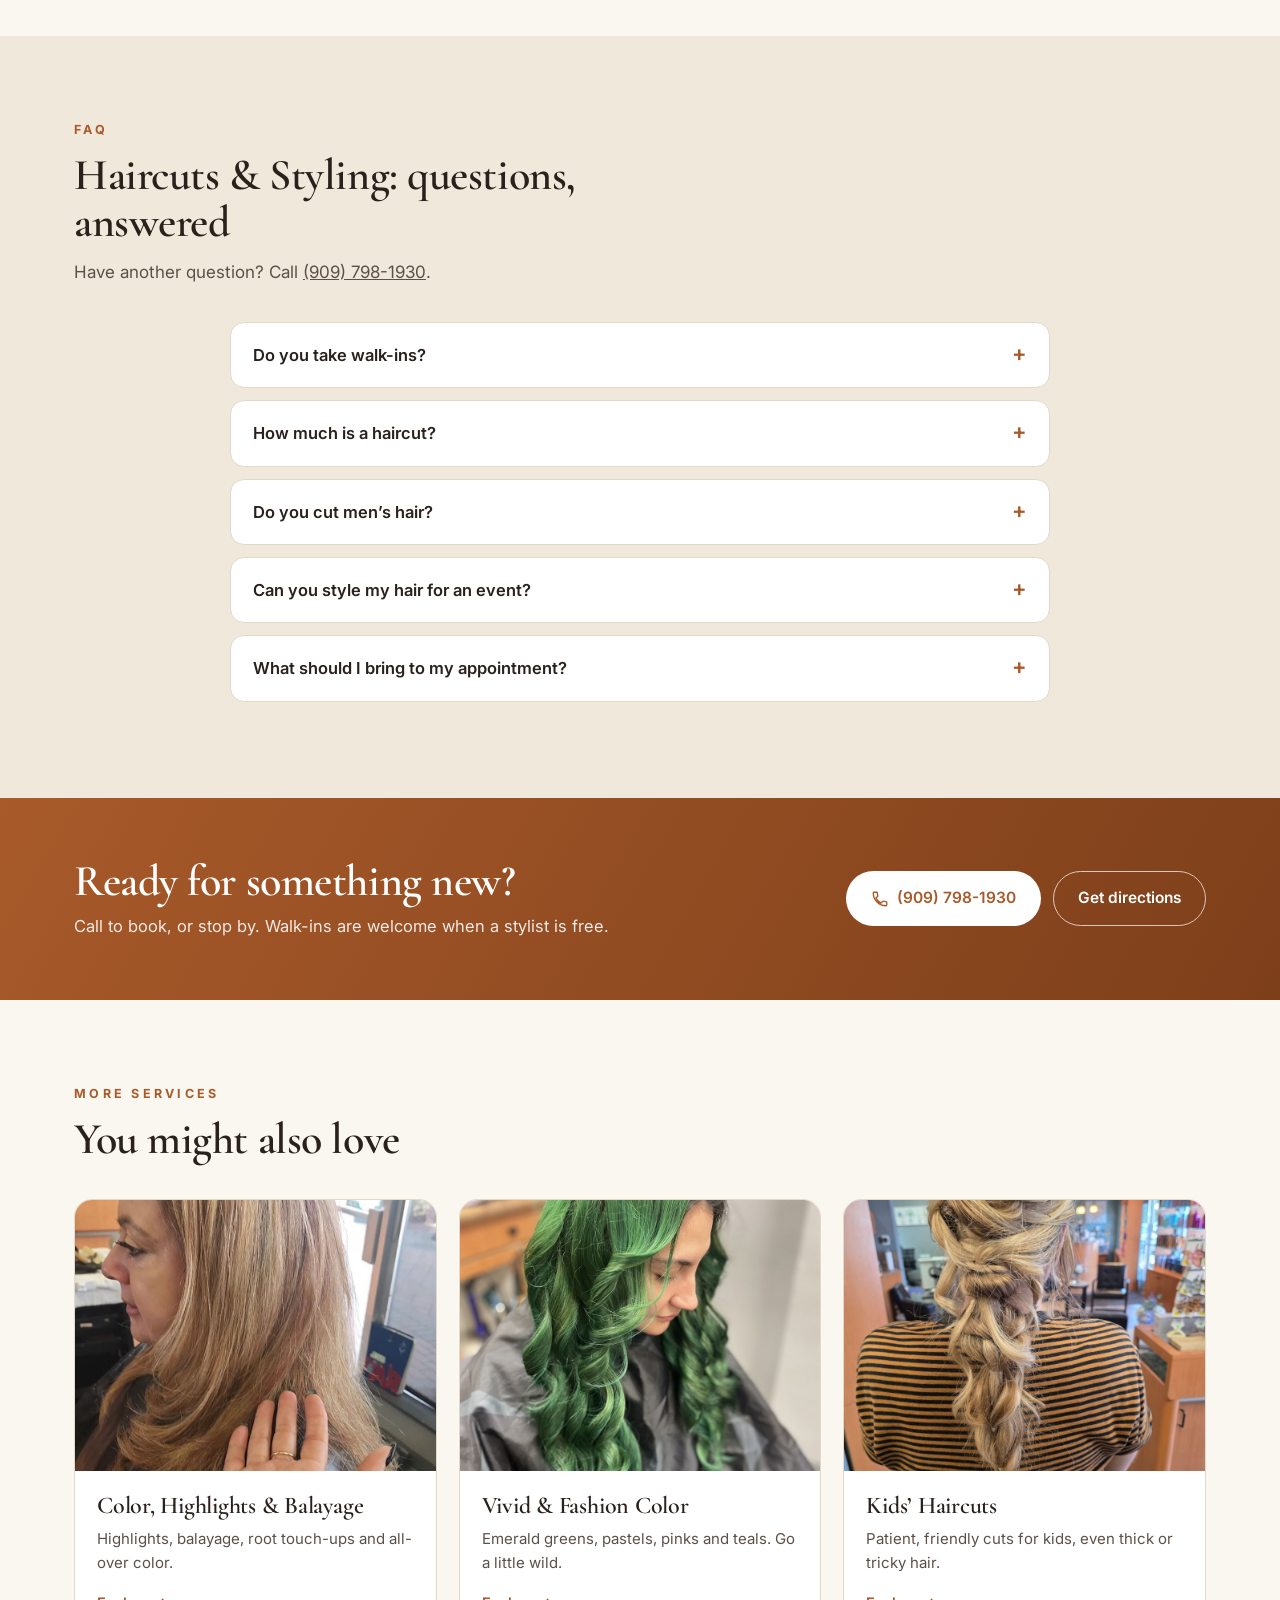
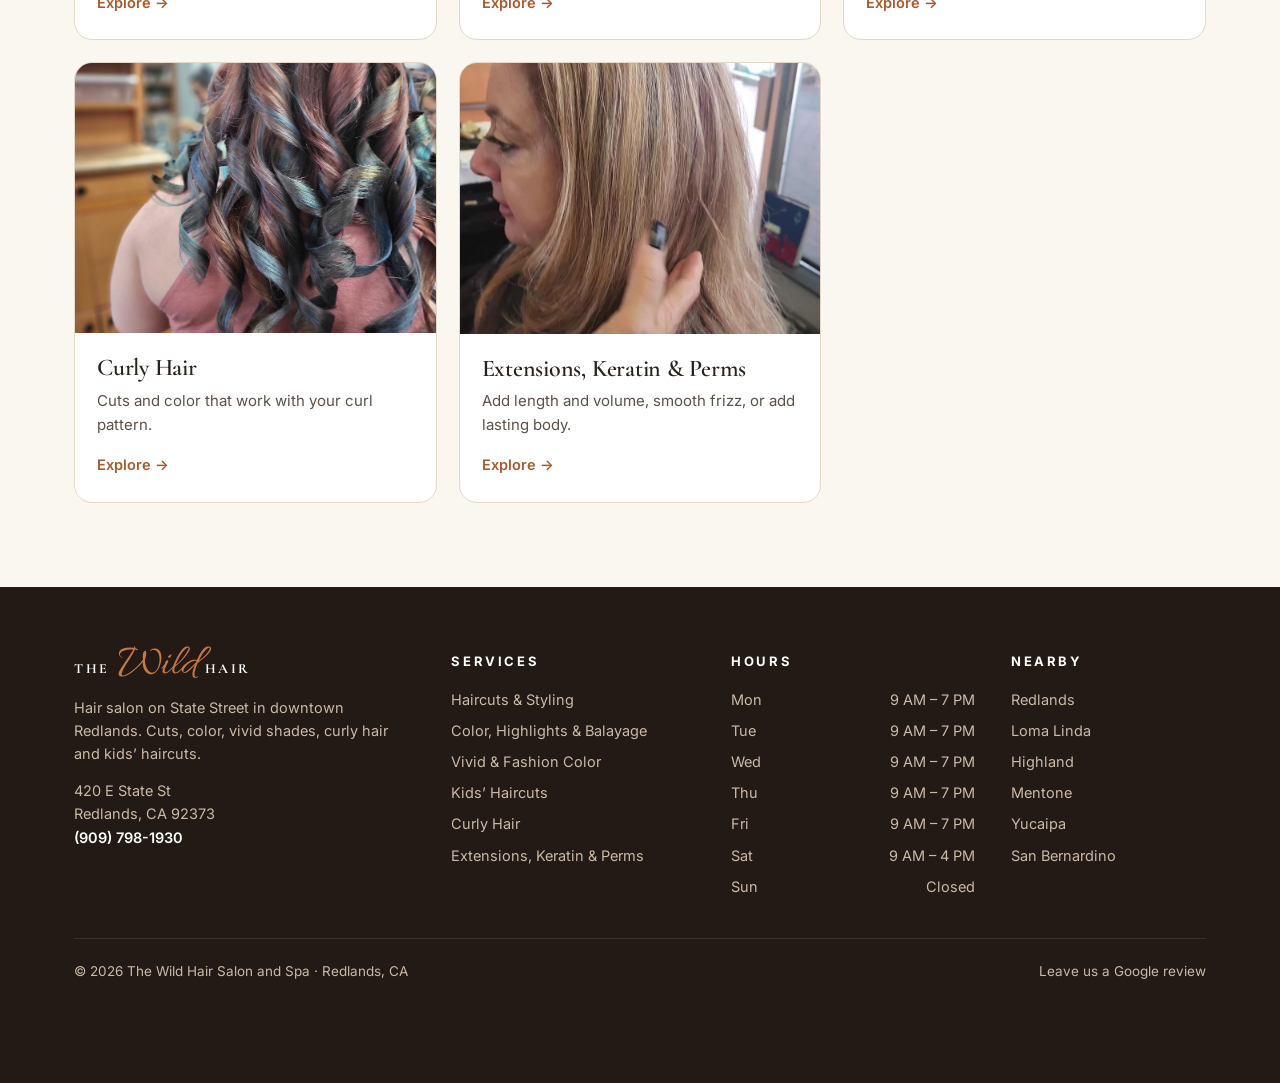
<file: services/haircuts/index.html>
<!doctype html>
<html lang="en">
<head>
<meta charset="utf-8">
<meta name="robots" content="noindex, nofollow">
<meta name="viewport" content="width=device-width, initial-scale=1">
<title>Haircuts in Redlands, CA | Women’s &amp; Men’s Cuts, Blowouts &amp; Styling | The Wild Hair</title>
<meta name="description" content="Haircuts and styling on State Street in Redlands, CA. Women’s, men’s and kids’ cuts, blowouts, braids and updos. Same-day openings, 4.7★ from 120 reviews. Call (909) 798-1930.">
<link rel="canonical" href="https://www.thewildhairsalon.com/services/haircuts/">
<meta property="og:title" content="Haircuts in Redlands, CA | Women’s &amp; Men’s Cuts, Blowouts &amp; Styling | The Wild Hair">
<meta property="og:description" content="Haircuts and styling on State Street in Redlands, CA. Women’s, men’s and kids’ cuts, blowouts, braids and updos. Same-day openings, 4.7★ from 120 reviews. Call (909) 798-1930.">
<meta property="og:type" content="website">
<meta property="og:image" content="https://www.thewildhairsalon.com/assets/img/vivid-curls.jpg">
<link rel="preconnect" href="https://fonts.googleapis.com">
<link href="https://fonts.googleapis.com/css2?family=Allura&family=Cormorant+Garamond:ital,wght@0,500;0,600;0,700;1,500&family=Inter:wght@400;500;600;700&display=swap" rel="stylesheet">
<link rel="stylesheet" href="../../assets/styles.css">
<script type="application/ld+json">
{
 "@context": "https://schema.org",
 "@graph": [
  {
   "@type": [
    "HairSalon",
    "LocalBusiness"
   ],
   "@id": "https://www.thewildhairsalon.com/#business",
   "name": "The Wild Hair Salon and Spa",
   "url": "https://www.thewildhairsalon.com/",
   "telephone": "+1-909-798-1930",
   "priceRange": "$$",
   "image": "https://www.thewildhairsalon.com/assets/img/storefront.jpg",
   "address": {
    "@type": "PostalAddress",
    "streetAddress": "420 E State St",
    "addressLocality": "Redlands",
    "addressRegion": "CA",
    "postalCode": "92373",
    "addressCountry": "US"
   },
   "geo": {
    "@type": "GeoCoordinates",
    "latitude": 34.056265,
    "longitude": -117.177627
   },
   "openingHoursSpecification": [
    {
     "@type": "OpeningHoursSpecification",
     "dayOfWeek": [
      "Monday",
      "Tuesday",
      "Wednesday",
      "Thursday",
      "Friday"
     ],
     "opens": "09:00",
     "closes": "19:00"
    },
    {
     "@type": "OpeningHoursSpecification",
     "dayOfWeek": [
      "Saturday"
     ],
     "opens": "09:00",
     "closes": "16:00"
    }
   ],
   "aggregateRating": {
    "@type": "AggregateRating",
    "ratingValue": "4.7",
    "reviewCount": "120"
   },
   "areaServed": [
    "Redlands",
    "Loma Linda",
    "Highland",
    "Mentone",
    "Yucaipa",
    "San Bernardino"
   ],
   "hasMap": "https://www.google.com/maps/place/?q=place_id:ChIJ37isxguq3IAROJOuYRICI_0",
   "amenityFeature": [
    {
     "@type": "LocationFeatureSpecification",
     "name": "Wheelchair accessible",
     "value": true
    }
   ]
  },
  {
   "@type": "Service",
   "name": "Haircuts & Styling",
   "serviceType": "Haircuts & Styling",
   "provider": {
    "@id": "https://www.thewildhairsalon.com/#business"
   },
   "areaServed": {
    "@type": "City",
    "name": "Redlands, CA"
   },
   "url": "https://www.thewildhairsalon.com/services/haircuts/",
   "description": "Haircuts and styling on State Street in Redlands, CA. Women’s, men’s and kids’ cuts, blowouts, braids and updos. Same-day openings, 4.7★ from 120 reviews. Call (909) 798-1930."
  },
  {
   "@type": "FAQPage",
   "mainEntity": [
    {
     "@type": "Question",
     "name": "Do you take walk-ins?",
     "acceptedAnswer": {
      "@type": "Answer",
      "text": "Yes, when a stylist is free, and customers often get in the same day. To be sure of a time, call (909) 798-1930 first."
     }
    },
    {
     "@type": "Question",
     "name": "How much is a haircut?",
     "acceptedAnswer": {
      "@type": "Answer",
      "text": "It depends on your hair and the cut. Call (909) 798-1930 for a price. Reviewers often mention our fair prices."
     }
    },
    {
     "@type": "Question",
     "name": "Do you cut men’s hair?",
     "acceptedAnswer": {
      "@type": "Answer",
      "text": "Yes. We cut men’s, women’s and kids’ hair."
     }
    },
    {
     "@type": "Question",
     "name": "Can you style my hair for an event?",
     "acceptedAnswer": {
      "@type": "Answer",
      "text": "Yes. We do blowouts, waves, braids and updos. Call ahead so we can save time for you."
     }
    },
    {
     "@type": "Question",
     "name": "What should I bring to my appointment?",
     "acceptedAnswer": {
      "@type": "Answer",
      "text": "A photo of what you like helps, and so does one of what you don’t. Tell us whether the photo shows the cut or just the styling."
     }
    }
   ]
  },
  {
   "@type": "BreadcrumbList",
   "itemListElement": [
    {
     "@type": "ListItem",
     "position": 1,
     "name": "Home",
     "item": "https://www.thewildhairsalon.com/"
    },
    {
     "@type": "ListItem",
     "position": 2,
     "name": "Haircuts & Styling",
     "item": "https://www.thewildhairsalon.com/services/haircuts/"
    }
   ]
  }
 ]
}
</script>
</head>
<body>
<div class="topbar"><div class="wrap">
  <span><svg width="14" height="14" viewBox="0 0 24 24" fill="none" stroke="currentColor" stroke-width="1.8" stroke-linecap="round" stroke-linejoin="round"><path d="M12 21s-7-6.2-7-11a7 7 0 0 1 14 0c0 4.8-7 11-7 11z"/><circle cx="12" cy="10" r="2.5"/></svg> 420 E State St, downtown Redlands</span>
  <span class="hide-sm">Mon–Fri 9–7 · Sat 9–4 · Walk-ins welcome when a chair’s open</span>
</div></div>
<header class="nav"><div class="wrap">
  <a href="../../" class="logo" aria-label="The Wild Hair Salon and Spa, home"><span class="lg"><span class="the">THE</span><span class="wild">Wild</span><span class="hair">HAIR</span></span><small>SALON · REDLANDS</small></a>
  <nav>
    <div class="dd"><button type="button" aria-haspopup="true">Services ▾</button><div class="dd-menu"><a href="../../services/haircuts/">Haircuts & Styling</a><a href="../../services/hair-color/">Color, Highlights & Balayage</a><a href="../../services/vivid-hair-color/">Vivid & Fashion Color</a><a href="../../services/kids-haircuts/">Kids’ Haircuts</a><a href="../../services/curly-hair/">Curly Hair</a><a href="../../services/extensions-keratin-perms/">Extensions, Keratin & Perms</a></div></div>
    <a href="../../#gallery">Gallery</a><a href="../../#reviews">Reviews</a><a href="../../#visit">Visit</a>
    <a href="tel:+19097981930" class="btn btn-copper"><svg width="18" height="18" viewBox="0 0 24 24" fill="none" stroke="currentColor" stroke-width="1.8" stroke-linecap="round" stroke-linejoin="round"><path d="M6.6 10.8a15.1 15.1 0 0 0 6.6 6.6l2.2-2.2a1 1 0 0 1 1-.25 11.4 11.4 0 0 0 3.6.57 1 1 0 0 1 1 1V20a1 1 0 0 1-1 1A17 17 0 0 1 3 4a1 1 0 0 1 1-1h3.5a1 1 0 0 1 1 1c0 1.25.2 2.45.57 3.57a1 1 0 0 1-.25 1z"/></svg> <span>Call to Book</span></a>
  </nav>
</div></header>

<section class="hero"><div class="wrap">
  <div class="htxt">
    <div class="crumbs"><a href="../../">Home</a> / Haircuts & Styling</div>
    <span class="badge"><span class="st">★★★★★</span> 4.7 from 120 Google reviews</span>
    <h1>Haircuts &amp; Styling in Redlands, CA</h1>
    <p class="lead">A cut that fits your hair and your life, from a quick trim to a whole new shape, finished with a blowout, waves or a braid.</p>
    <div class="ctas">
      <a href="tel:+19097981930" class="btn btn-copper"><svg width="18" height="18" viewBox="0 0 24 24" fill="none" stroke="currentColor" stroke-width="1.8" stroke-linecap="round" stroke-linejoin="round"><path d="M6.6 10.8a15.1 15.1 0 0 0 6.6 6.6l2.2-2.2a1 1 0 0 1 1-.25 11.4 11.4 0 0 0 3.6.57 1 1 0 0 1 1 1V20a1 1 0 0 1-1 1A17 17 0 0 1 3 4a1 1 0 0 1 1-1h3.5a1 1 0 0 1 1 1c0 1.25.2 2.45.57 3.57a1 1 0 0 1-.25 1z"/></svg> Call (909) 798-1930</a>
      <a href="https://www.google.com/maps/dir/?api=1&destination=The+Wild+Hair+Salon+and+Spa%2C+420+E+State+St%2C+Redlands%2C+CA+92373" class="btn btn-out" target="_blank" rel="noopener">Directions</a>
    </div>
    <ul class="checks"><li>Walk-ins welcome</li><li>4.7★ on Google</li><li>State Street, Redlands</li></ul>
  </div>
  <div class="hpics">
    <img class="p1" src="../../assets/img/dark-waves.jpg" alt="Hair by The Wild Hair Salon in Redlands" fetchpriority="high">
    <img class="p2" src="../../assets/img/braided-style.jpg" alt="Hair by The Wild Hair Salon in Redlands">
  </div>
</div></section>

<div class="trust"><div class="wrap">
  <div><svg width="20" height="20" viewBox="0 0 24 24" fill="none" stroke="currentColor" stroke-width="1.8" stroke-linecap="round" stroke-linejoin="round"><path d="M12 3l2.7 5.6 6.1.9-4.4 4.3 1 6.1L12 17l-5.4 2.9 1-6.1-4.4-4.3 6.1-.9z"/></svg><span><b>4.7★ on Google</b><span>120 reviews</span></span></div>
  <div><svg width="20" height="20" viewBox="0 0 24 24" fill="none" stroke="currentColor" stroke-width="1.8" stroke-linecap="round" stroke-linejoin="round"><circle cx="6" cy="6" r="3"/><circle cx="6" cy="18" r="3"/><path d="M20 4 8.1 15.9M14.5 14.5 20 20M8.1 8.1 12 12"/></svg><span><b>Walk-ins welcome</b><span>Same-day openings when available</span></span></div>
  <div><svg width="20" height="20" viewBox="0 0 24 24" fill="none" stroke="currentColor" stroke-width="1.8" stroke-linecap="round" stroke-linejoin="round"><path d="M12 20s-7-4.4-7-10a4 4 0 0 1 7-2.6A4 4 0 0 1 19 10c0 5.6-7 10-7 10z"/></svg><span><b>Friendly stylists</b><span>Mentioned in 14 reviews</span></span></div>
  <div><svg width="20" height="20" viewBox="0 0 24 24" fill="none" stroke="currentColor" stroke-width="1.8" stroke-linecap="round" stroke-linejoin="round"><circle cx="12" cy="12" r="9"/><path d="M12 7v5l3 2"/></svg><span><b>Open late weekdays</b><span>Mon–Fri until 7 PM</span></span></div>
</div></div>

<section><div class="wrap split">
  <div class="prose">
    <div class="sh"><small>Haircuts & Styling</small><h2>How we approach it</h2></div>
    <p>“Haircut” and “stylist” are the two things our reviews mention most. Customers tell us they leave smiling, and that we listen to what they want.</p><p>Bring a photo or just tell us how you wear your hair day to day. We’ll talk through length and shape before the scissors come out, so a trim stays a trim.</p>
    <figure class="quote">
      <div class="stars">★★★★★</div>
      <blockquote>“Very kind and welcoming establishment. I’m glad that my stylist was Carola. She’s very lovely and helpful. First haircut I’ve had in a while that made me smile! Great place for a quick haircut.”</blockquote>
      <figcaption><span class="av">A</span><span><b>Andy M.</b>Haircut · Google review</span></figcaption>
    </figure>
  </div>
  <div class="box">
    <h3>What’s included</h3>
    <ul class="ticks"><li><div><b>Women’s haircuts</b></div></li><li><div><b>Men’s haircuts</b></div></li><li><div><b>Trims &amp; shape-ups</b></div></li><li><div><b>Blowouts &amp; waves</b></div></li><li><div><b>Braids &amp; updos</b></div></li><li><div><b>Same-day openings when available</b></div></li></ul>
    <a href="tel:+19097981930" class="btn btn-copper" style="margin-top:22px;width:100%"><svg width="18" height="18" viewBox="0 0 24 24" fill="none" stroke="currentColor" stroke-width="1.8" stroke-linecap="round" stroke-linejoin="round"><path d="M6.6 10.8a15.1 15.1 0 0 0 6.6 6.6l2.2-2.2a1 1 0 0 1 1-.25 11.4 11.4 0 0 0 3.6.57 1 1 0 0 1 1 1V20a1 1 0 0 1-1 1A17 17 0 0 1 3 4a1 1 0 0 1 1-1h3.5a1 1 0 0 1 1 1c0 1.25.2 2.45.57 3.57a1 1 0 0 1-.25 1z"/></svg> Call to book</a>
    <p class="sm">Mon–Fri 9–7 · Sat 9–4</p>
  </div>
</div></section>

<section class="alt" id="faq"><div class="wrap">
  <div class="sh"><small>FAQ</small><h2>Haircuts & Styling: questions, answered</h2><p>Have another question? Call <a href="tel:+19097981930">(909) 798-1930</a>.</p></div>
  <div class="faq"><details><summary>Do you take walk-ins?</summary><p>Yes, when a stylist is free, and customers often get in the same day. To be sure of a time, call (909) 798-1930 first.</p></details>
<details><summary>How much is a haircut?</summary><p>It depends on your hair and the cut. Call (909) 798-1930 for a price. Reviewers often mention our fair prices.</p></details>
<details><summary>Do you cut men’s hair?</summary><p>Yes. We cut men’s, women’s and kids’ hair.</p></details>
<details><summary>Can you style my hair for an event?</summary><p>Yes. We do blowouts, waves, braids and updos. Call ahead so we can save time for you.</p></details>
<details><summary>What should I bring to my appointment?</summary><p>A photo of what you like helps, and so does one of what you don’t. Tell us whether the photo shows the cut or just the styling.</p></details></div>
</div></section>

<section class="cta"><div class="wrap">
  <div><h2>Ready for something new?</h2><p>Call to book, or stop by. Walk-ins are welcome when a stylist is free.</p></div>
  <div class="ctas"><a href="tel:+19097981930" class="btn btn-light"><svg width="18" height="18" viewBox="0 0 24 24" fill="none" stroke="currentColor" stroke-width="1.8" stroke-linecap="round" stroke-linejoin="round"><path d="M6.6 10.8a15.1 15.1 0 0 0 6.6 6.6l2.2-2.2a1 1 0 0 1 1-.25 11.4 11.4 0 0 0 3.6.57 1 1 0 0 1 1 1V20a1 1 0 0 1-1 1A17 17 0 0 1 3 4a1 1 0 0 1 1-1h3.5a1 1 0 0 1 1 1c0 1.25.2 2.45.57 3.57a1 1 0 0 1-.25 1z"/></svg> (909) 798-1930</a><a href="https://www.google.com/maps/dir/?api=1&destination=The+Wild+Hair+Salon+and+Spa%2C+420+E+State+St%2C+Redlands%2C+CA+92373" class="btn btn-line" target="_blank" rel="noopener">Get directions</a></div>
</div></section>

<section><div class="wrap">
  <div class="sh"><small>More services</small><h2>You might also love</h2></div>
  <div class="svc">
    <a href="../../services/hair-color/" class="card"><div class="im"><img src="../../assets/img/highlights-finish.jpg" alt="" loading="lazy"></div><div class="bd"><h3>Color, Highlights & Balayage</h3><p>Highlights, balayage, root touch-ups and all-over color.</p><span class="go">Explore →</span></div></a>
    <a href="../../services/vivid-hair-color/" class="card"><div class="im"><img src="../../assets/img/green-vivid.jpg" alt="" loading="lazy"></div><div class="bd"><h3>Vivid & Fashion Color</h3><p>Emerald greens, pastels, pinks and teals. Go a little wild.</p><span class="go">Explore →</span></div></a>
    <a href="../../services/kids-haircuts/" class="card"><div class="im"><img src="../../assets/img/braided-style.jpg" alt="" loading="lazy"></div><div class="bd"><h3>Kids’ Haircuts</h3><p>Patient, friendly cuts for kids, even thick or tricky hair.</p><span class="go">Explore →</span></div></a>
    <a href="../../services/curly-hair/" class="card"><div class="im"><img src="../../assets/img/vivid-curls.jpg" alt="" loading="lazy"></div><div class="bd"><h3>Curly Hair</h3><p>Cuts and color that work with your curl pattern.</p><span class="go">Explore →</span></div></a>
    <a href="../../services/extensions-keratin-perms/" class="card"><div class="im"><img src="../../assets/img/highlights-side.jpg" alt="" loading="lazy"></div><div class="bd"><h3>Extensions, Keratin & Perms</h3><p>Add length and volume, smooth frizz, or add lasting body.</p><span class="go">Explore →</span></div></a>
  </div>
</div></section>

<footer><div class="wrap">
  <div class="fcols">
    <div>
      <a href="../../" class="logo light"><span class="lg"><span class="the">THE</span><span class="wild">Wild</span><span class="hair">HAIR</span></span></a>
      <p>Hair salon on State Street in downtown Redlands. Cuts, color, vivid shades, curly hair and kids’ haircuts.</p>
      <p class="addr">420 E State St<br>Redlands, CA 92373<br><a href="tel:+19097981930">(909) 798-1930</a></p>
    </div>
    <div><h4>Services</h4><ul><li><a href="../../services/haircuts/">Haircuts & Styling</a></li><li><a href="../../services/hair-color/">Color, Highlights & Balayage</a></li><li><a href="../../services/vivid-hair-color/">Vivid & Fashion Color</a></li><li><a href="../../services/kids-haircuts/">Kids’ Haircuts</a></li><li><a href="../../services/curly-hair/">Curly Hair</a></li><li><a href="../../services/extensions-keratin-perms/">Extensions, Keratin & Perms</a></li></ul></div>
    <div><h4>Hours</h4><ul class="hrs"><li><span>Mon</span><span>9 AM – 7 PM</span></li><li><span>Tue</span><span>9 AM – 7 PM</span></li><li><span>Wed</span><span>9 AM – 7 PM</span></li><li><span>Thu</span><span>9 AM – 7 PM</span></li><li><span>Fri</span><span>9 AM – 7 PM</span></li><li><span>Sat</span><span>9 AM – 4 PM</span></li><li><span>Sun</span><span>Closed</span></li></ul></div>
    <div><h4>Nearby</h4><ul><li><a href="../../">Redlands</a></li><li><a href="../../areas/loma-linda/">Loma Linda</a></li><li><a href="../../areas/highland/">Highland</a></li><li><a href="../../areas/mentone/">Mentone</a></li><li><a href="../../areas/yucaipa/">Yucaipa</a></li><li><a href="../../areas/san-bernardino/">San Bernardino</a></li></ul></div>
  </div>
  <div class="fbot"><span>© <span class="yr"></span> The Wild Hair Salon and Spa · Redlands, CA</span><span><a href="https://search.google.com/local/writereview?placeid=ChIJ37isxguq3IAROJOuYRICI_0" target="_blank" rel="noopener">Leave us a Google review</a></span></div>
</div></footer>

<div class="mbar"><a href="tel:+19097981930" class="btn btn-copper"><svg width="18" height="18" viewBox="0 0 24 24" fill="none" stroke="currentColor" stroke-width="1.8" stroke-linecap="round" stroke-linejoin="round"><path d="M6.6 10.8a15.1 15.1 0 0 0 6.6 6.6l2.2-2.2a1 1 0 0 1 1-.25 11.4 11.4 0 0 0 3.6.57 1 1 0 0 1 1 1V20a1 1 0 0 1-1 1A17 17 0 0 1 3 4a1 1 0 0 1 1-1h3.5a1 1 0 0 1 1 1c0 1.25.2 2.45.57 3.57a1 1 0 0 1-.25 1z"/></svg> Call</a><a href="https://www.google.com/maps/dir/?api=1&destination=The+Wild+Hair+Salon+and+Spa%2C+420+E+State+St%2C+Redlands%2C+CA+92373" class="btn btn-ghost" target="_blank" rel="noopener"><svg width="18" height="18" viewBox="0 0 24 24" fill="none" stroke="currentColor" stroke-width="1.8" stroke-linecap="round" stroke-linejoin="round"><path d="M12 21s-7-6.2-7-11a7 7 0 0 1 14 0c0 4.8-7 11-7 11z"/><circle cx="12" cy="10" r="2.5"/></svg> Directions</a></div>
<script>document.querySelectorAll(".yr").forEach(e=>e.textContent=new Date().getFullYear())</script>
</body>
</html>
</file>
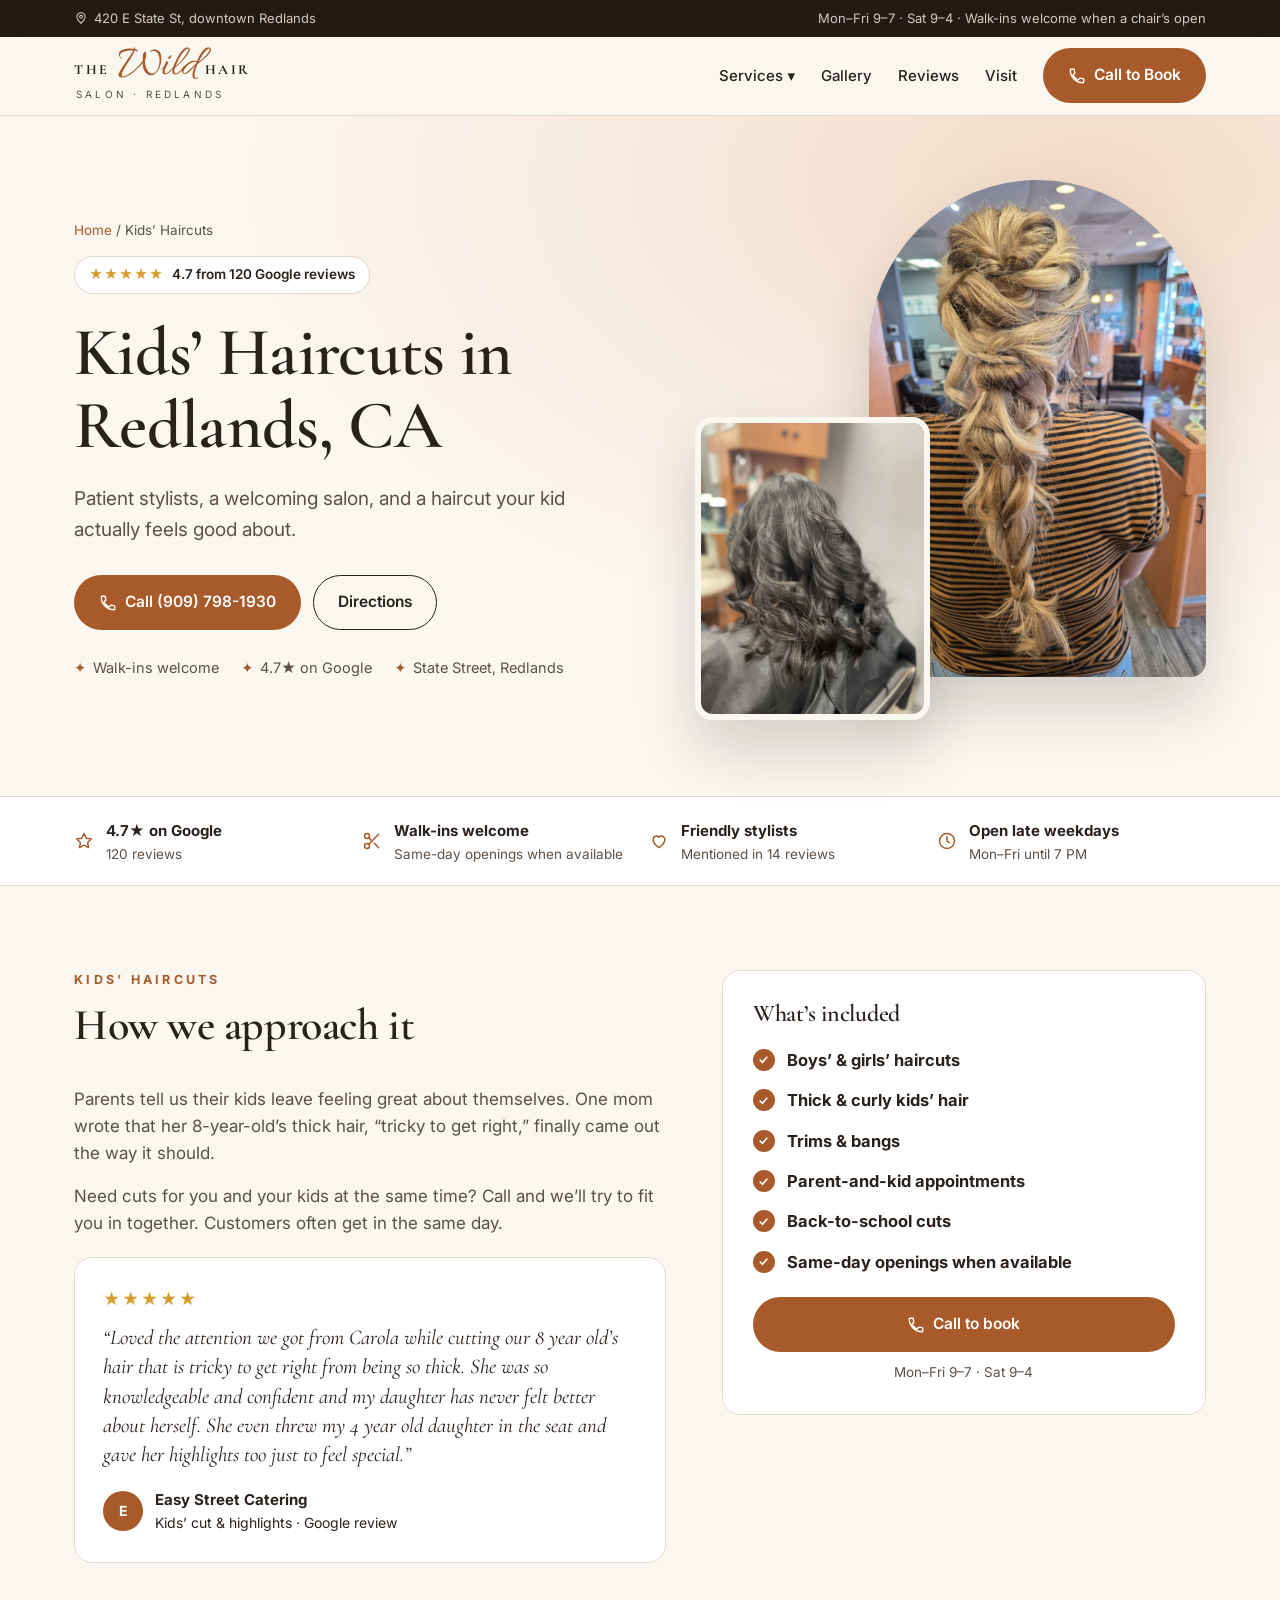
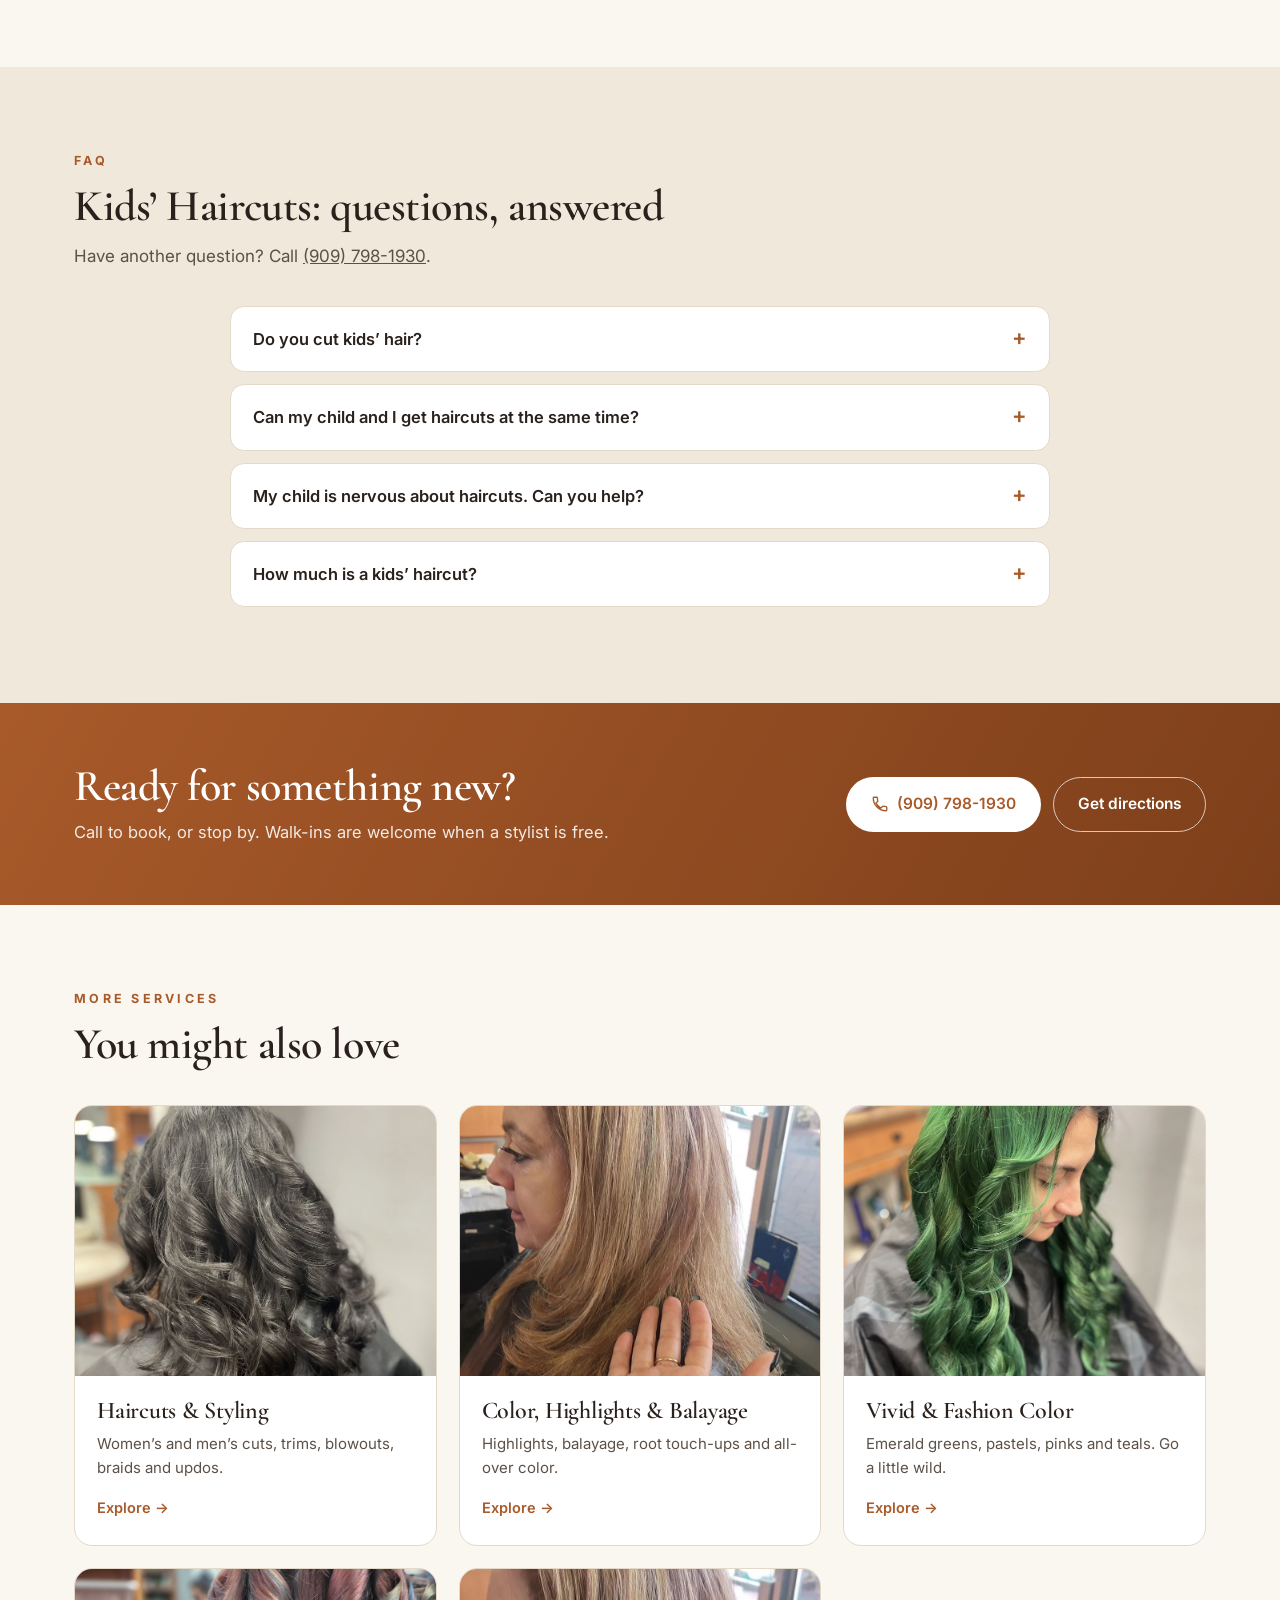
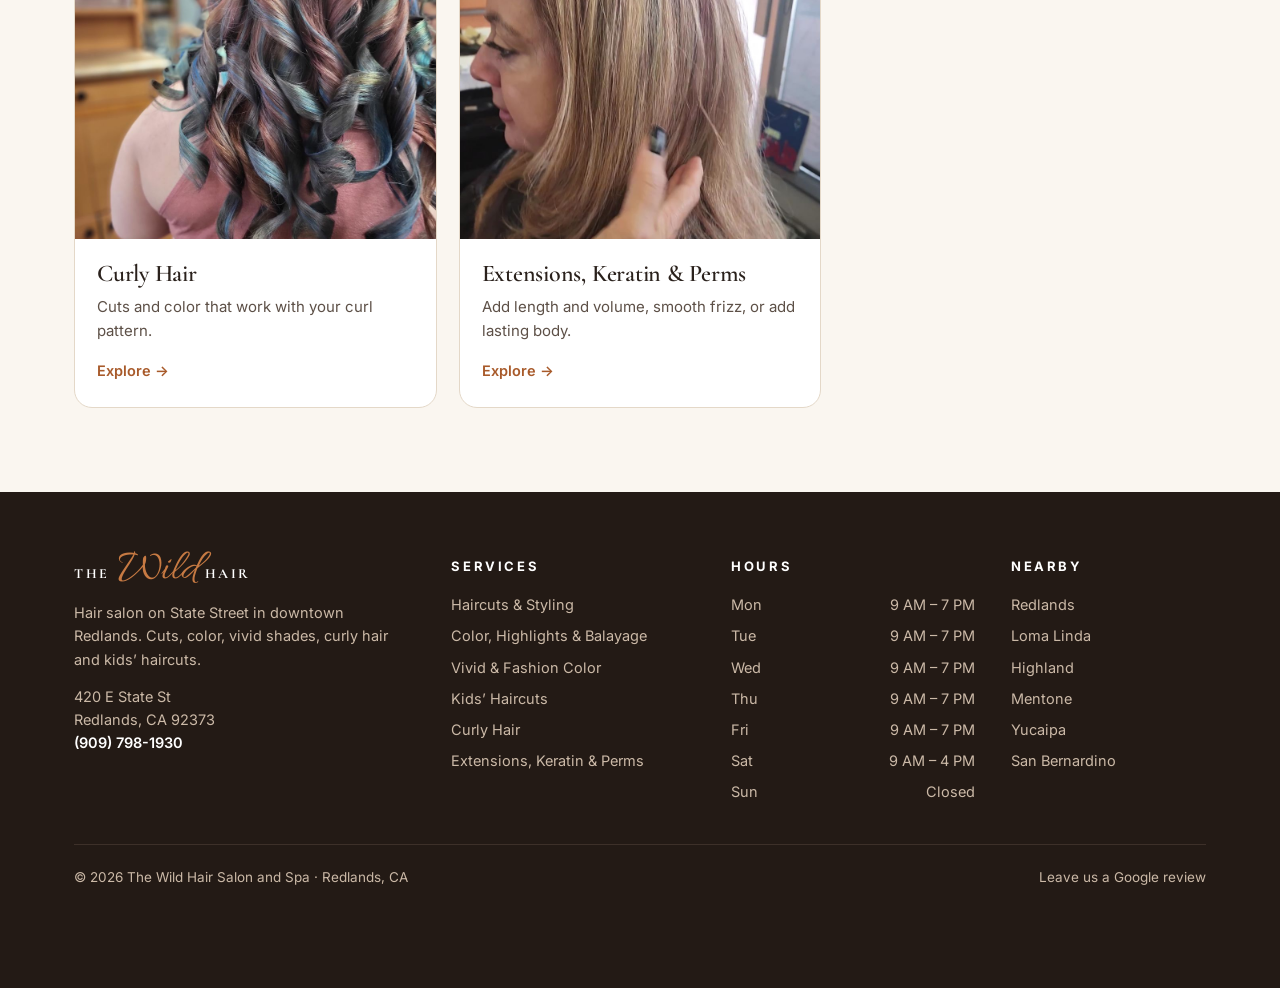
<file: services/kids-haircuts/index.html>
<!doctype html>
<html lang="en">
<head>
<meta charset="utf-8">
<meta name="robots" content="noindex, nofollow">
<meta name="viewport" content="width=device-width, initial-scale=1">
<title>Kids’ Haircuts in Redlands, CA | Patient, Friendly Stylists | The Wild Hair</title>
<meta name="description" content="Kids’ haircuts in Redlands, CA from patient, friendly stylists, including thick and tricky hair. Same-day openings for parents and kids. Call (909) 798-1930.">
<link rel="canonical" href="https://www.thewildhairsalon.com/services/kids-haircuts/">
<meta property="og:title" content="Kids’ Haircuts in Redlands, CA | Patient, Friendly Stylists | The Wild Hair">
<meta property="og:description" content="Kids’ haircuts in Redlands, CA from patient, friendly stylists, including thick and tricky hair. Same-day openings for parents and kids. Call (909) 798-1930.">
<meta property="og:type" content="website">
<meta property="og:image" content="https://www.thewildhairsalon.com/assets/img/vivid-curls.jpg">
<link rel="preconnect" href="https://fonts.googleapis.com">
<link href="https://fonts.googleapis.com/css2?family=Allura&family=Cormorant+Garamond:ital,wght@0,500;0,600;0,700;1,500&family=Inter:wght@400;500;600;700&display=swap" rel="stylesheet">
<link rel="stylesheet" href="../../assets/styles.css">
<script type="application/ld+json">
{
 "@context": "https://schema.org",
 "@graph": [
  {
   "@type": [
    "HairSalon",
    "LocalBusiness"
   ],
   "@id": "https://www.thewildhairsalon.com/#business",
   "name": "The Wild Hair Salon and Spa",
   "url": "https://www.thewildhairsalon.com/",
   "telephone": "+1-909-798-1930",
   "priceRange": "$$",
   "image": "https://www.thewildhairsalon.com/assets/img/storefront.jpg",
   "address": {
    "@type": "PostalAddress",
    "streetAddress": "420 E State St",
    "addressLocality": "Redlands",
    "addressRegion": "CA",
    "postalCode": "92373",
    "addressCountry": "US"
   },
   "geo": {
    "@type": "GeoCoordinates",
    "latitude": 34.056265,
    "longitude": -117.177627
   },
   "openingHoursSpecification": [
    {
     "@type": "OpeningHoursSpecification",
     "dayOfWeek": [
      "Monday",
      "Tuesday",
      "Wednesday",
      "Thursday",
      "Friday"
     ],
     "opens": "09:00",
     "closes": "19:00"
    },
    {
     "@type": "OpeningHoursSpecification",
     "dayOfWeek": [
      "Saturday"
     ],
     "opens": "09:00",
     "closes": "16:00"
    }
   ],
   "aggregateRating": {
    "@type": "AggregateRating",
    "ratingValue": "4.7",
    "reviewCount": "120"
   },
   "areaServed": [
    "Redlands",
    "Loma Linda",
    "Highland",
    "Mentone",
    "Yucaipa",
    "San Bernardino"
   ],
   "hasMap": "https://www.google.com/maps/place/?q=place_id:ChIJ37isxguq3IAROJOuYRICI_0",
   "amenityFeature": [
    {
     "@type": "LocationFeatureSpecification",
     "name": "Wheelchair accessible",
     "value": true
    }
   ]
  },
  {
   "@type": "Service",
   "name": "Kids’ Haircuts",
   "serviceType": "Kids’ Haircuts",
   "provider": {
    "@id": "https://www.thewildhairsalon.com/#business"
   },
   "areaServed": {
    "@type": "City",
    "name": "Redlands, CA"
   },
   "url": "https://www.thewildhairsalon.com/services/kids-haircuts/",
   "description": "Kids’ haircuts in Redlands, CA from patient, friendly stylists, including thick and tricky hair. Same-day openings for parents and kids. Call (909) 798-1930."
  },
  {
   "@type": "FAQPage",
   "mainEntity": [
    {
     "@type": "Question",
     "name": "Do you cut kids’ hair?",
     "acceptedAnswer": {
      "@type": "Answer",
      "text": "Yes, for boys and girls of all ages, including thick or curly hair."
     }
    },
    {
     "@type": "Question",
     "name": "Can my child and I get haircuts at the same time?",
     "acceptedAnswer": {
      "@type": "Answer",
      "text": "Often, yes. Call (909) 798-1930 and we’ll try to book you together."
     }
    },
    {
     "@type": "Question",
     "name": "My child is nervous about haircuts. Can you help?",
     "acceptedAnswer": {
      "@type": "Answer",
      "text": "Yes. Our stylists are patient and go at your child’s pace. Bringing a favorite toy or tablet helps too."
     }
    },
    {
     "@type": "Question",
     "name": "How much is a kids’ haircut?",
     "acceptedAnswer": {
      "@type": "Answer",
      "text": "Call (909) 798-1930 for current pricing."
     }
    }
   ]
  },
  {
   "@type": "BreadcrumbList",
   "itemListElement": [
    {
     "@type": "ListItem",
     "position": 1,
     "name": "Home",
     "item": "https://www.thewildhairsalon.com/"
    },
    {
     "@type": "ListItem",
     "position": 2,
     "name": "Kids’ Haircuts",
     "item": "https://www.thewildhairsalon.com/services/kids-haircuts/"
    }
   ]
  }
 ]
}
</script>
</head>
<body>
<div class="topbar"><div class="wrap">
  <span><svg width="14" height="14" viewBox="0 0 24 24" fill="none" stroke="currentColor" stroke-width="1.8" stroke-linecap="round" stroke-linejoin="round"><path d="M12 21s-7-6.2-7-11a7 7 0 0 1 14 0c0 4.8-7 11-7 11z"/><circle cx="12" cy="10" r="2.5"/></svg> 420 E State St, downtown Redlands</span>
  <span class="hide-sm">Mon–Fri 9–7 · Sat 9–4 · Walk-ins welcome when a chair’s open</span>
</div></div>
<header class="nav"><div class="wrap">
  <a href="../../" class="logo" aria-label="The Wild Hair Salon and Spa, home"><span class="lg"><span class="the">THE</span><span class="wild">Wild</span><span class="hair">HAIR</span></span><small>SALON · REDLANDS</small></a>
  <nav>
    <div class="dd"><button type="button" aria-haspopup="true">Services ▾</button><div class="dd-menu"><a href="../../services/haircuts/">Haircuts & Styling</a><a href="../../services/hair-color/">Color, Highlights & Balayage</a><a href="../../services/vivid-hair-color/">Vivid & Fashion Color</a><a href="../../services/kids-haircuts/">Kids’ Haircuts</a><a href="../../services/curly-hair/">Curly Hair</a><a href="../../services/extensions-keratin-perms/">Extensions, Keratin & Perms</a></div></div>
    <a href="../../#gallery">Gallery</a><a href="../../#reviews">Reviews</a><a href="../../#visit">Visit</a>
    <a href="tel:+19097981930" class="btn btn-copper"><svg width="18" height="18" viewBox="0 0 24 24" fill="none" stroke="currentColor" stroke-width="1.8" stroke-linecap="round" stroke-linejoin="round"><path d="M6.6 10.8a15.1 15.1 0 0 0 6.6 6.6l2.2-2.2a1 1 0 0 1 1-.25 11.4 11.4 0 0 0 3.6.57 1 1 0 0 1 1 1V20a1 1 0 0 1-1 1A17 17 0 0 1 3 4a1 1 0 0 1 1-1h3.5a1 1 0 0 1 1 1c0 1.25.2 2.45.57 3.57a1 1 0 0 1-.25 1z"/></svg> <span>Call to Book</span></a>
  </nav>
</div></header>

<section class="hero"><div class="wrap">
  <div class="htxt">
    <div class="crumbs"><a href="../../">Home</a> / Kids’ Haircuts</div>
    <span class="badge"><span class="st">★★★★★</span> 4.7 from 120 Google reviews</span>
    <h1>Kids’ Haircuts in Redlands, CA</h1>
    <p class="lead">Patient stylists, a welcoming salon, and a haircut your kid actually feels good about.</p>
    <div class="ctas">
      <a href="tel:+19097981930" class="btn btn-copper"><svg width="18" height="18" viewBox="0 0 24 24" fill="none" stroke="currentColor" stroke-width="1.8" stroke-linecap="round" stroke-linejoin="round"><path d="M6.6 10.8a15.1 15.1 0 0 0 6.6 6.6l2.2-2.2a1 1 0 0 1 1-.25 11.4 11.4 0 0 0 3.6.57 1 1 0 0 1 1 1V20a1 1 0 0 1-1 1A17 17 0 0 1 3 4a1 1 0 0 1 1-1h3.5a1 1 0 0 1 1 1c0 1.25.2 2.45.57 3.57a1 1 0 0 1-.25 1z"/></svg> Call (909) 798-1930</a>
      <a href="https://www.google.com/maps/dir/?api=1&destination=The+Wild+Hair+Salon+and+Spa%2C+420+E+State+St%2C+Redlands%2C+CA+92373" class="btn btn-out" target="_blank" rel="noopener">Directions</a>
    </div>
    <ul class="checks"><li>Walk-ins welcome</li><li>4.7★ on Google</li><li>State Street, Redlands</li></ul>
  </div>
  <div class="hpics">
    <img class="p1" src="../../assets/img/braided-style.jpg" alt="Hair by The Wild Hair Salon in Redlands" fetchpriority="high">
    <img class="p2" src="../../assets/img/dark-waves.jpg" alt="Hair by The Wild Hair Salon in Redlands">
  </div>
</div></section>

<div class="trust"><div class="wrap">
  <div><svg width="20" height="20" viewBox="0 0 24 24" fill="none" stroke="currentColor" stroke-width="1.8" stroke-linecap="round" stroke-linejoin="round"><path d="M12 3l2.7 5.6 6.1.9-4.4 4.3 1 6.1L12 17l-5.4 2.9 1-6.1-4.4-4.3 6.1-.9z"/></svg><span><b>4.7★ on Google</b><span>120 reviews</span></span></div>
  <div><svg width="20" height="20" viewBox="0 0 24 24" fill="none" stroke="currentColor" stroke-width="1.8" stroke-linecap="round" stroke-linejoin="round"><circle cx="6" cy="6" r="3"/><circle cx="6" cy="18" r="3"/><path d="M20 4 8.1 15.9M14.5 14.5 20 20M8.1 8.1 12 12"/></svg><span><b>Walk-ins welcome</b><span>Same-day openings when available</span></span></div>
  <div><svg width="20" height="20" viewBox="0 0 24 24" fill="none" stroke="currentColor" stroke-width="1.8" stroke-linecap="round" stroke-linejoin="round"><path d="M12 20s-7-4.4-7-10a4 4 0 0 1 7-2.6A4 4 0 0 1 19 10c0 5.6-7 10-7 10z"/></svg><span><b>Friendly stylists</b><span>Mentioned in 14 reviews</span></span></div>
  <div><svg width="20" height="20" viewBox="0 0 24 24" fill="none" stroke="currentColor" stroke-width="1.8" stroke-linecap="round" stroke-linejoin="round"><circle cx="12" cy="12" r="9"/><path d="M12 7v5l3 2"/></svg><span><b>Open late weekdays</b><span>Mon–Fri until 7 PM</span></span></div>
</div></div>

<section><div class="wrap split">
  <div class="prose">
    <div class="sh"><small>Kids’ Haircuts</small><h2>How we approach it</h2></div>
    <p>Parents tell us their kids leave feeling great about themselves. One mom wrote that her 8-year-old’s thick hair, “tricky to get right,” finally came out the way it should.</p><p>Need cuts for you and your kids at the same time? Call and we’ll try to fit you in together. Customers often get in the same day.</p>
    <figure class="quote">
      <div class="stars">★★★★★</div>
      <blockquote>“Loved the attention we got from Carola while cutting our 8 year old’s hair that is tricky to get right from being so thick. She was so knowledgeable and confident and my daughter has never felt better about herself. She even threw my 4 year old daughter in the seat and gave her highlights too just to feel special.”</blockquote>
      <figcaption><span class="av">E</span><span><b>Easy Street Catering</b>Kids’ cut &amp; highlights · Google review</span></figcaption>
    </figure>
  </div>
  <div class="box">
    <h3>What’s included</h3>
    <ul class="ticks"><li><div><b>Boys’ &amp; girls’ haircuts</b></div></li><li><div><b>Thick &amp; curly kids’ hair</b></div></li><li><div><b>Trims &amp; bangs</b></div></li><li><div><b>Parent-and-kid appointments</b></div></li><li><div><b>Back-to-school cuts</b></div></li><li><div><b>Same-day openings when available</b></div></li></ul>
    <a href="tel:+19097981930" class="btn btn-copper" style="margin-top:22px;width:100%"><svg width="18" height="18" viewBox="0 0 24 24" fill="none" stroke="currentColor" stroke-width="1.8" stroke-linecap="round" stroke-linejoin="round"><path d="M6.6 10.8a15.1 15.1 0 0 0 6.6 6.6l2.2-2.2a1 1 0 0 1 1-.25 11.4 11.4 0 0 0 3.6.57 1 1 0 0 1 1 1V20a1 1 0 0 1-1 1A17 17 0 0 1 3 4a1 1 0 0 1 1-1h3.5a1 1 0 0 1 1 1c0 1.25.2 2.45.57 3.57a1 1 0 0 1-.25 1z"/></svg> Call to book</a>
    <p class="sm">Mon–Fri 9–7 · Sat 9–4</p>
  </div>
</div></section>

<section class="alt" id="faq"><div class="wrap">
  <div class="sh"><small>FAQ</small><h2>Kids’ Haircuts: questions, answered</h2><p>Have another question? Call <a href="tel:+19097981930">(909) 798-1930</a>.</p></div>
  <div class="faq"><details><summary>Do you cut kids’ hair?</summary><p>Yes, for boys and girls of all ages, including thick or curly hair.</p></details>
<details><summary>Can my child and I get haircuts at the same time?</summary><p>Often, yes. Call (909) 798-1930 and we’ll try to book you together.</p></details>
<details><summary>My child is nervous about haircuts. Can you help?</summary><p>Yes. Our stylists are patient and go at your child’s pace. Bringing a favorite toy or tablet helps too.</p></details>
<details><summary>How much is a kids’ haircut?</summary><p>Call (909) 798-1930 for current pricing.</p></details></div>
</div></section>

<section class="cta"><div class="wrap">
  <div><h2>Ready for something new?</h2><p>Call to book, or stop by. Walk-ins are welcome when a stylist is free.</p></div>
  <div class="ctas"><a href="tel:+19097981930" class="btn btn-light"><svg width="18" height="18" viewBox="0 0 24 24" fill="none" stroke="currentColor" stroke-width="1.8" stroke-linecap="round" stroke-linejoin="round"><path d="M6.6 10.8a15.1 15.1 0 0 0 6.6 6.6l2.2-2.2a1 1 0 0 1 1-.25 11.4 11.4 0 0 0 3.6.57 1 1 0 0 1 1 1V20a1 1 0 0 1-1 1A17 17 0 0 1 3 4a1 1 0 0 1 1-1h3.5a1 1 0 0 1 1 1c0 1.25.2 2.45.57 3.57a1 1 0 0 1-.25 1z"/></svg> (909) 798-1930</a><a href="https://www.google.com/maps/dir/?api=1&destination=The+Wild+Hair+Salon+and+Spa%2C+420+E+State+St%2C+Redlands%2C+CA+92373" class="btn btn-line" target="_blank" rel="noopener">Get directions</a></div>
</div></section>

<section><div class="wrap">
  <div class="sh"><small>More services</small><h2>You might also love</h2></div>
  <div class="svc">
    <a href="../../services/haircuts/" class="card"><div class="im"><img src="../../assets/img/dark-waves.jpg" alt="" loading="lazy"></div><div class="bd"><h3>Haircuts & Styling</h3><p>Women’s and men’s cuts, trims, blowouts, braids and updos.</p><span class="go">Explore →</span></div></a>
    <a href="../../services/hair-color/" class="card"><div class="im"><img src="../../assets/img/highlights-finish.jpg" alt="" loading="lazy"></div><div class="bd"><h3>Color, Highlights & Balayage</h3><p>Highlights, balayage, root touch-ups and all-over color.</p><span class="go">Explore →</span></div></a>
    <a href="../../services/vivid-hair-color/" class="card"><div class="im"><img src="../../assets/img/green-vivid.jpg" alt="" loading="lazy"></div><div class="bd"><h3>Vivid & Fashion Color</h3><p>Emerald greens, pastels, pinks and teals. Go a little wild.</p><span class="go">Explore →</span></div></a>
    <a href="../../services/curly-hair/" class="card"><div class="im"><img src="../../assets/img/vivid-curls.jpg" alt="" loading="lazy"></div><div class="bd"><h3>Curly Hair</h3><p>Cuts and color that work with your curl pattern.</p><span class="go">Explore →</span></div></a>
    <a href="../../services/extensions-keratin-perms/" class="card"><div class="im"><img src="../../assets/img/highlights-side.jpg" alt="" loading="lazy"></div><div class="bd"><h3>Extensions, Keratin & Perms</h3><p>Add length and volume, smooth frizz, or add lasting body.</p><span class="go">Explore →</span></div></a>
  </div>
</div></section>

<footer><div class="wrap">
  <div class="fcols">
    <div>
      <a href="../../" class="logo light"><span class="lg"><span class="the">THE</span><span class="wild">Wild</span><span class="hair">HAIR</span></span></a>
      <p>Hair salon on State Street in downtown Redlands. Cuts, color, vivid shades, curly hair and kids’ haircuts.</p>
      <p class="addr">420 E State St<br>Redlands, CA 92373<br><a href="tel:+19097981930">(909) 798-1930</a></p>
    </div>
    <div><h4>Services</h4><ul><li><a href="../../services/haircuts/">Haircuts & Styling</a></li><li><a href="../../services/hair-color/">Color, Highlights & Balayage</a></li><li><a href="../../services/vivid-hair-color/">Vivid & Fashion Color</a></li><li><a href="../../services/kids-haircuts/">Kids’ Haircuts</a></li><li><a href="../../services/curly-hair/">Curly Hair</a></li><li><a href="../../services/extensions-keratin-perms/">Extensions, Keratin & Perms</a></li></ul></div>
    <div><h4>Hours</h4><ul class="hrs"><li><span>Mon</span><span>9 AM – 7 PM</span></li><li><span>Tue</span><span>9 AM – 7 PM</span></li><li><span>Wed</span><span>9 AM – 7 PM</span></li><li><span>Thu</span><span>9 AM – 7 PM</span></li><li><span>Fri</span><span>9 AM – 7 PM</span></li><li><span>Sat</span><span>9 AM – 4 PM</span></li><li><span>Sun</span><span>Closed</span></li></ul></div>
    <div><h4>Nearby</h4><ul><li><a href="../../">Redlands</a></li><li><a href="../../areas/loma-linda/">Loma Linda</a></li><li><a href="../../areas/highland/">Highland</a></li><li><a href="../../areas/mentone/">Mentone</a></li><li><a href="../../areas/yucaipa/">Yucaipa</a></li><li><a href="../../areas/san-bernardino/">San Bernardino</a></li></ul></div>
  </div>
  <div class="fbot"><span>© <span class="yr"></span> The Wild Hair Salon and Spa · Redlands, CA</span><span><a href="https://search.google.com/local/writereview?placeid=ChIJ37isxguq3IAROJOuYRICI_0" target="_blank" rel="noopener">Leave us a Google review</a></span></div>
</div></footer>

<div class="mbar"><a href="tel:+19097981930" class="btn btn-copper"><svg width="18" height="18" viewBox="0 0 24 24" fill="none" stroke="currentColor" stroke-width="1.8" stroke-linecap="round" stroke-linejoin="round"><path d="M6.6 10.8a15.1 15.1 0 0 0 6.6 6.6l2.2-2.2a1 1 0 0 1 1-.25 11.4 11.4 0 0 0 3.6.57 1 1 0 0 1 1 1V20a1 1 0 0 1-1 1A17 17 0 0 1 3 4a1 1 0 0 1 1-1h3.5a1 1 0 0 1 1 1c0 1.25.2 2.45.57 3.57a1 1 0 0 1-.25 1z"/></svg> Call</a><a href="https://www.google.com/maps/dir/?api=1&destination=The+Wild+Hair+Salon+and+Spa%2C+420+E+State+St%2C+Redlands%2C+CA+92373" class="btn btn-ghost" target="_blank" rel="noopener"><svg width="18" height="18" viewBox="0 0 24 24" fill="none" stroke="currentColor" stroke-width="1.8" stroke-linecap="round" stroke-linejoin="round"><path d="M12 21s-7-6.2-7-11a7 7 0 0 1 14 0c0 4.8-7 11-7 11z"/><circle cx="12" cy="10" r="2.5"/></svg> Directions</a></div>
<script>document.querySelectorAll(".yr").forEach(e=>e.textContent=new Date().getFullYear())</script>
</body>
</html>
</file>
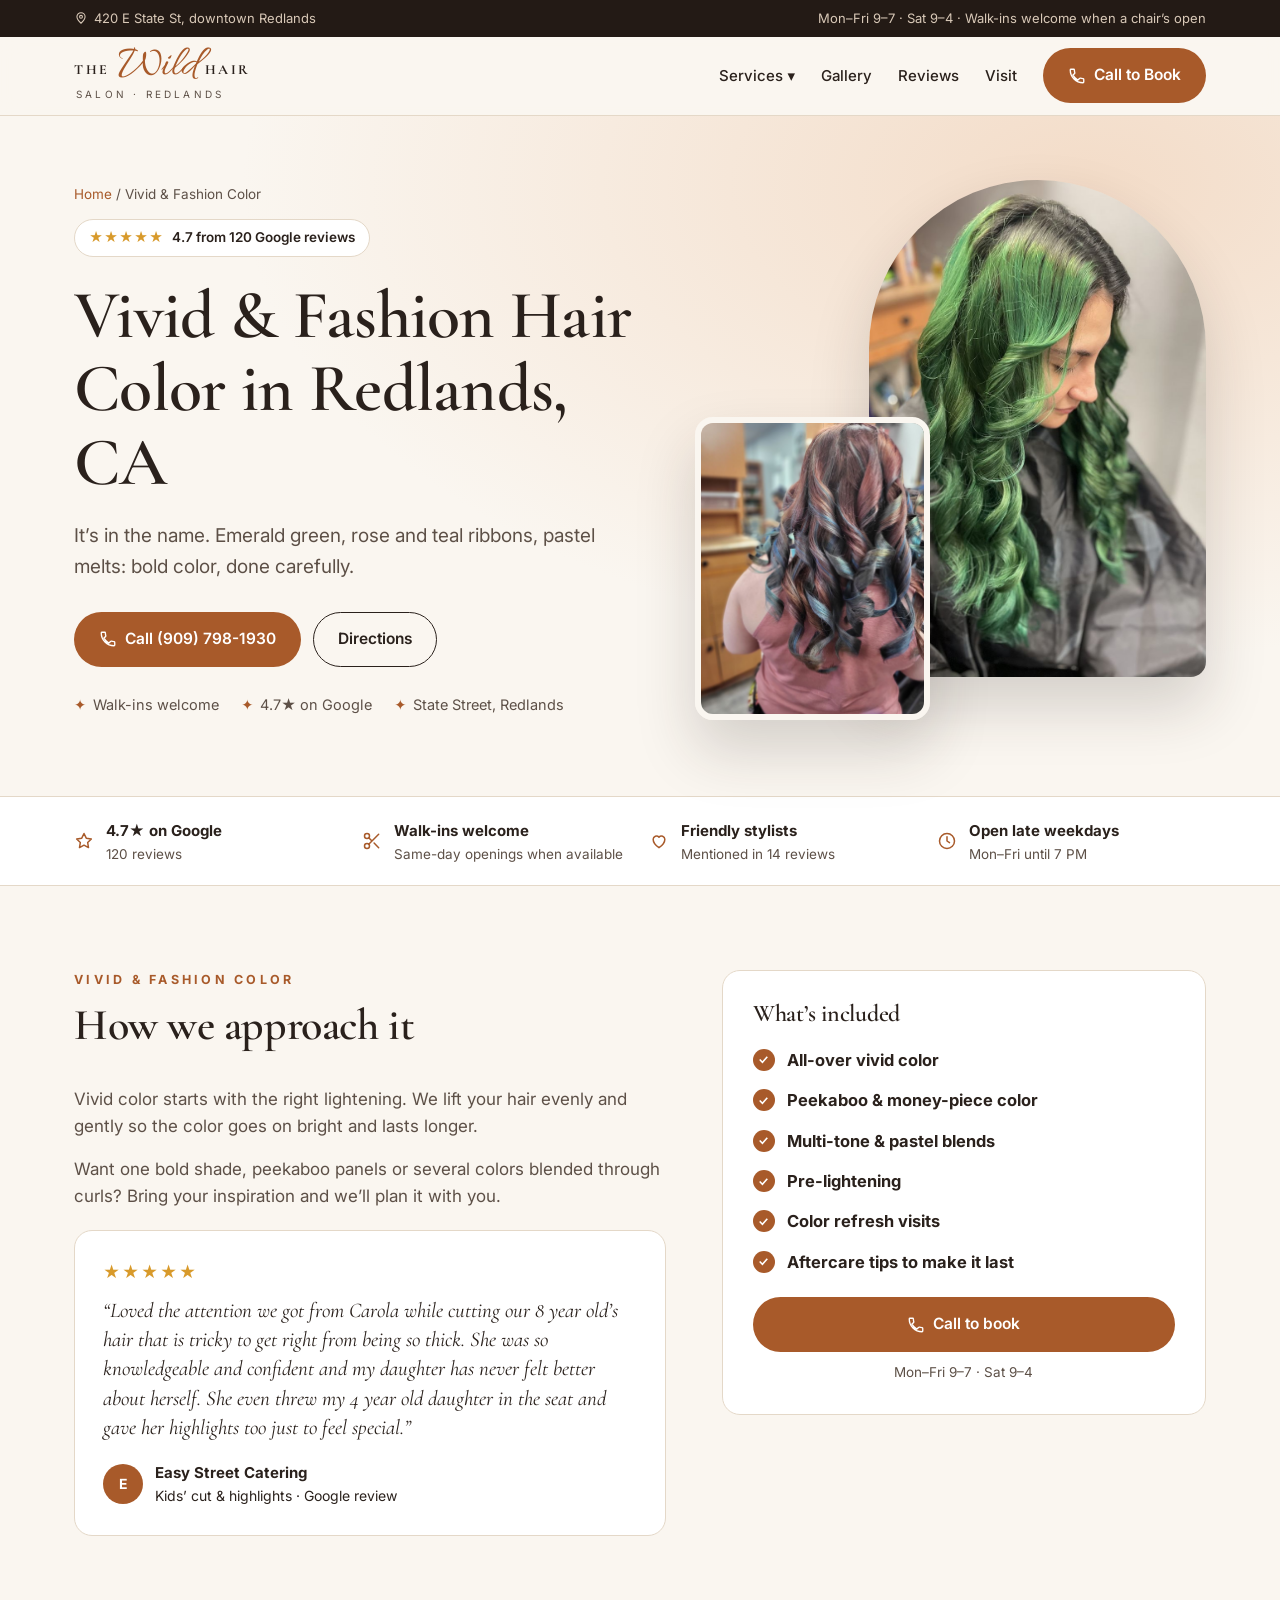
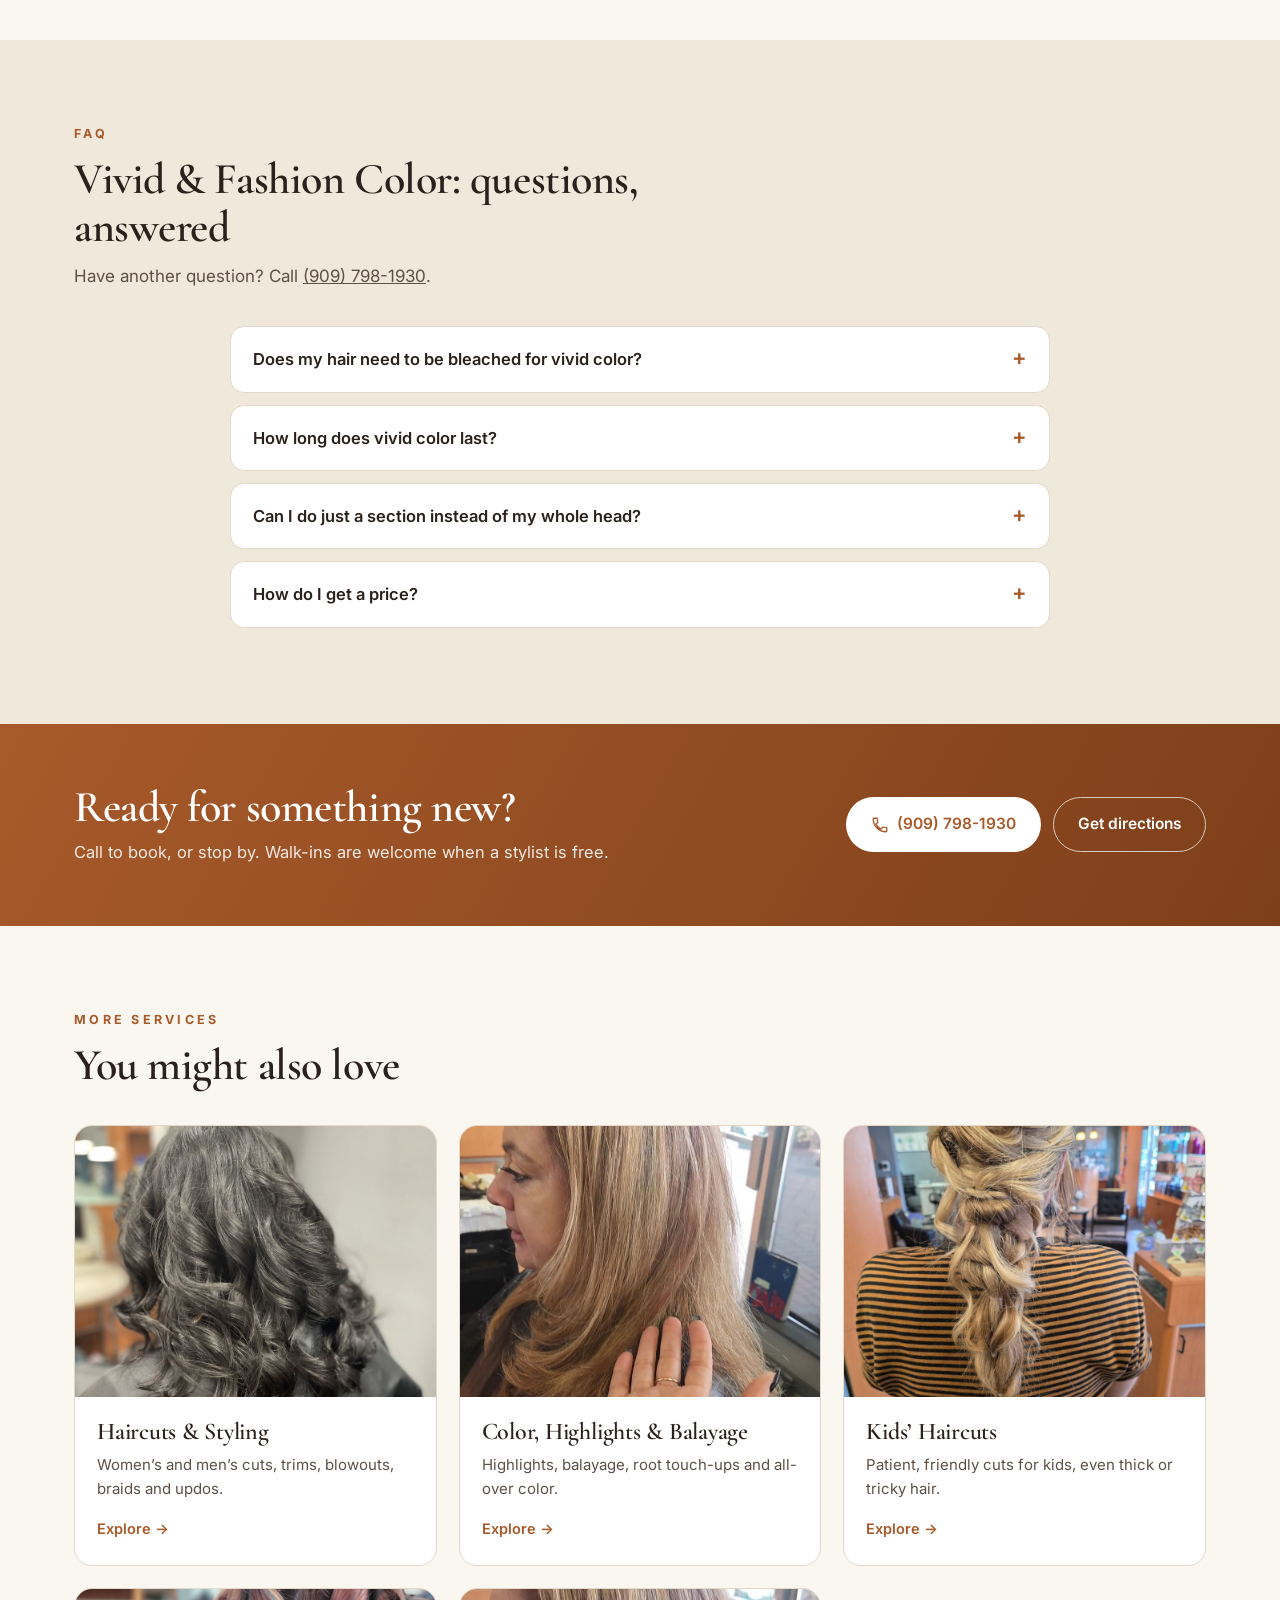
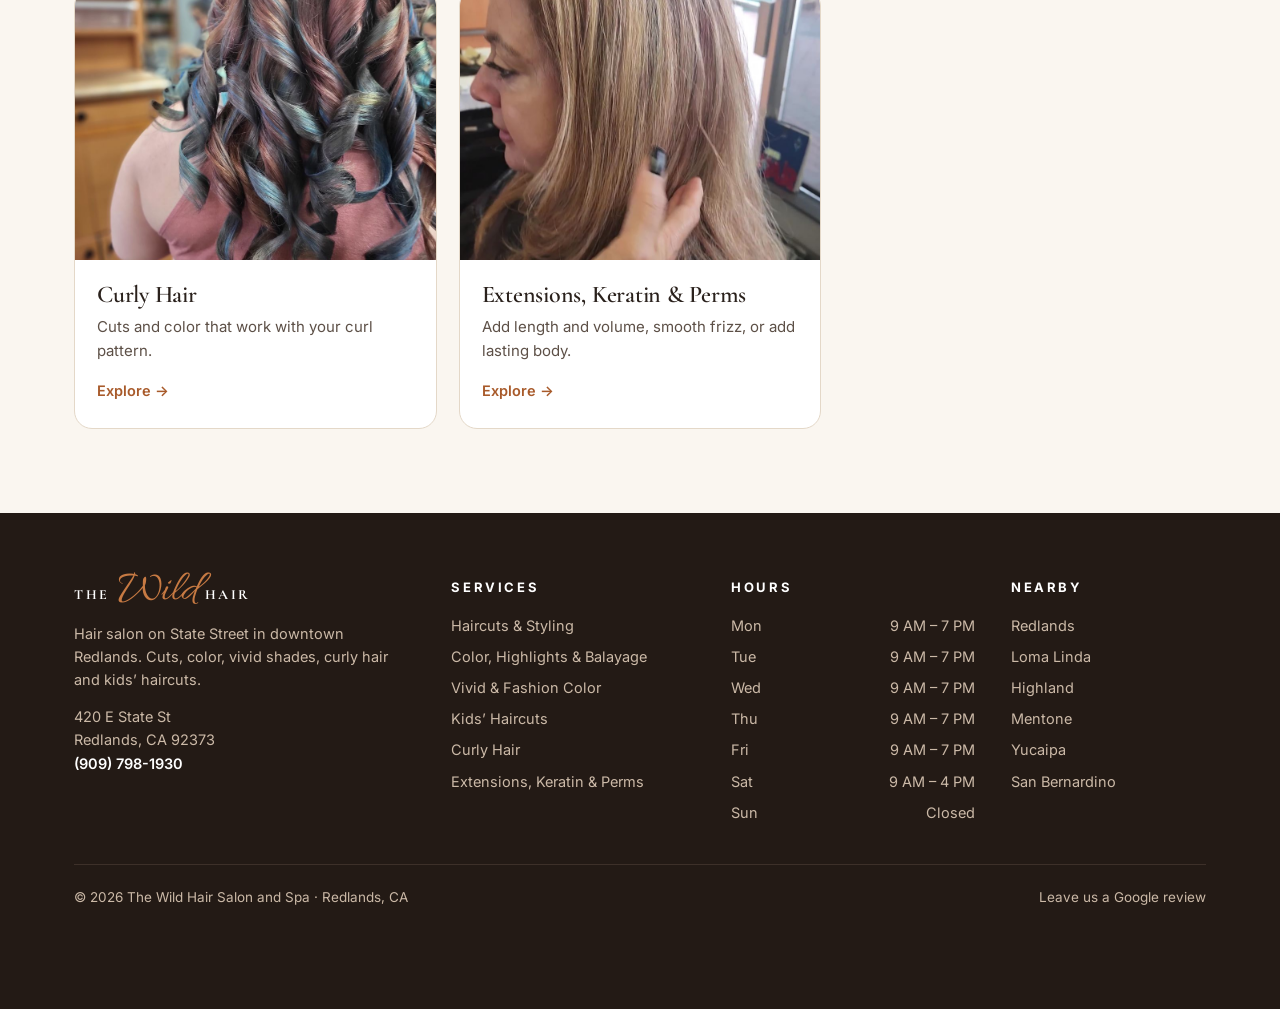
<file: services/vivid-hair-color/index.html>
<!doctype html>
<html lang="en">
<head>
<meta charset="utf-8">
<meta name="robots" content="noindex, nofollow">
<meta name="viewport" content="width=device-width, initial-scale=1">
<title>Vivid Hair Color in Redlands, CA | Green, Pink, Blue &amp; Pastel Hair | The Wild Hair</title>
<meta name="description" content="Vivid and fashion hair color in Redlands, CA. Emerald green, pastels, pink, teal and multi-tone color, done on State Street. 4.7★ from 120 reviews. Call (909) 798-1930.">
<link rel="canonical" href="https://www.thewildhairsalon.com/services/vivid-hair-color/">
<meta property="og:title" content="Vivid Hair Color in Redlands, CA | Green, Pink, Blue &amp; Pastel Hair | The Wild Hair">
<meta property="og:description" content="Vivid and fashion hair color in Redlands, CA. Emerald green, pastels, pink, teal and multi-tone color, done on State Street. 4.7★ from 120 reviews. Call (909) 798-1930.">
<meta property="og:type" content="website">
<meta property="og:image" content="https://www.thewildhairsalon.com/assets/img/vivid-curls.jpg">
<link rel="preconnect" href="https://fonts.googleapis.com">
<link href="https://fonts.googleapis.com/css2?family=Allura&family=Cormorant+Garamond:ital,wght@0,500;0,600;0,700;1,500&family=Inter:wght@400;500;600;700&display=swap" rel="stylesheet">
<link rel="stylesheet" href="../../assets/styles.css">
<script type="application/ld+json">
{
 "@context": "https://schema.org",
 "@graph": [
  {
   "@type": [
    "HairSalon",
    "LocalBusiness"
   ],
   "@id": "https://www.thewildhairsalon.com/#business",
   "name": "The Wild Hair Salon and Spa",
   "url": "https://www.thewildhairsalon.com/",
   "telephone": "+1-909-798-1930",
   "priceRange": "$$",
   "image": "https://www.thewildhairsalon.com/assets/img/storefront.jpg",
   "address": {
    "@type": "PostalAddress",
    "streetAddress": "420 E State St",
    "addressLocality": "Redlands",
    "addressRegion": "CA",
    "postalCode": "92373",
    "addressCountry": "US"
   },
   "geo": {
    "@type": "GeoCoordinates",
    "latitude": 34.056265,
    "longitude": -117.177627
   },
   "openingHoursSpecification": [
    {
     "@type": "OpeningHoursSpecification",
     "dayOfWeek": [
      "Monday",
      "Tuesday",
      "Wednesday",
      "Thursday",
      "Friday"
     ],
     "opens": "09:00",
     "closes": "19:00"
    },
    {
     "@type": "OpeningHoursSpecification",
     "dayOfWeek": [
      "Saturday"
     ],
     "opens": "09:00",
     "closes": "16:00"
    }
   ],
   "aggregateRating": {
    "@type": "AggregateRating",
    "ratingValue": "4.7",
    "reviewCount": "120"
   },
   "areaServed": [
    "Redlands",
    "Loma Linda",
    "Highland",
    "Mentone",
    "Yucaipa",
    "San Bernardino"
   ],
   "hasMap": "https://www.google.com/maps/place/?q=place_id:ChIJ37isxguq3IAROJOuYRICI_0",
   "amenityFeature": [
    {
     "@type": "LocationFeatureSpecification",
     "name": "Wheelchair accessible",
     "value": true
    }
   ]
  },
  {
   "@type": "Service",
   "name": "Vivid & Fashion Color",
   "serviceType": "Vivid & Fashion Color",
   "provider": {
    "@id": "https://www.thewildhairsalon.com/#business"
   },
   "areaServed": {
    "@type": "City",
    "name": "Redlands, CA"
   },
   "url": "https://www.thewildhairsalon.com/services/vivid-hair-color/",
   "description": "Vivid and fashion hair color in Redlands, CA. Emerald green, pastels, pink, teal and multi-tone color, done on State Street. 4.7★ from 120 reviews. Call (909) 798-1930."
  },
  {
   "@type": "FAQPage",
   "mainEntity": [
    {
     "@type": "Question",
     "name": "Does my hair need to be bleached for vivid color?",
     "acceptedAnswer": {
      "@type": "Answer",
      "text": "Usually yes. Bright shades need a light base to show up true. On dark hair we lighten first, and very light hair sometimes needs little or no lightening."
     }
    },
    {
     "@type": "Question",
     "name": "How long does vivid color last?",
     "acceptedAnswer": {
      "@type": "Answer",
      "text": "It depends on the shade and how you care for it. Most fashion colors fade gradually over 4–8 weeks. Cool water and color-safe shampoo help a lot."
     }
    },
    {
     "@type": "Question",
     "name": "Can I do just a section instead of my whole head?",
     "acceptedAnswer": {
      "@type": "Answer",
      "text": "Yes. Underneath panels, a face-framing streak or tips are a great way to try vivid color."
     }
    },
    {
     "@type": "Question",
     "name": "How do I get a price?",
     "acceptedAnswer": {
      "@type": "Answer",
      "text": "Call (909) 798-1930. Bold color depends on your starting point, so we’ll ask a few questions first."
     }
    }
   ]
  },
  {
   "@type": "BreadcrumbList",
   "itemListElement": [
    {
     "@type": "ListItem",
     "position": 1,
     "name": "Home",
     "item": "https://www.thewildhairsalon.com/"
    },
    {
     "@type": "ListItem",
     "position": 2,
     "name": "Vivid & Fashion Color",
     "item": "https://www.thewildhairsalon.com/services/vivid-hair-color/"
    }
   ]
  }
 ]
}
</script>
</head>
<body>
<div class="topbar"><div class="wrap">
  <span><svg width="14" height="14" viewBox="0 0 24 24" fill="none" stroke="currentColor" stroke-width="1.8" stroke-linecap="round" stroke-linejoin="round"><path d="M12 21s-7-6.2-7-11a7 7 0 0 1 14 0c0 4.8-7 11-7 11z"/><circle cx="12" cy="10" r="2.5"/></svg> 420 E State St, downtown Redlands</span>
  <span class="hide-sm">Mon–Fri 9–7 · Sat 9–4 · Walk-ins welcome when a chair’s open</span>
</div></div>
<header class="nav"><div class="wrap">
  <a href="../../" class="logo" aria-label="The Wild Hair Salon and Spa, home"><span class="lg"><span class="the">THE</span><span class="wild">Wild</span><span class="hair">HAIR</span></span><small>SALON · REDLANDS</small></a>
  <nav>
    <div class="dd"><button type="button" aria-haspopup="true">Services ▾</button><div class="dd-menu"><a href="../../services/haircuts/">Haircuts & Styling</a><a href="../../services/hair-color/">Color, Highlights & Balayage</a><a href="../../services/vivid-hair-color/">Vivid & Fashion Color</a><a href="../../services/kids-haircuts/">Kids’ Haircuts</a><a href="../../services/curly-hair/">Curly Hair</a><a href="../../services/extensions-keratin-perms/">Extensions, Keratin & Perms</a></div></div>
    <a href="../../#gallery">Gallery</a><a href="../../#reviews">Reviews</a><a href="../../#visit">Visit</a>
    <a href="tel:+19097981930" class="btn btn-copper"><svg width="18" height="18" viewBox="0 0 24 24" fill="none" stroke="currentColor" stroke-width="1.8" stroke-linecap="round" stroke-linejoin="round"><path d="M6.6 10.8a15.1 15.1 0 0 0 6.6 6.6l2.2-2.2a1 1 0 0 1 1-.25 11.4 11.4 0 0 0 3.6.57 1 1 0 0 1 1 1V20a1 1 0 0 1-1 1A17 17 0 0 1 3 4a1 1 0 0 1 1-1h3.5a1 1 0 0 1 1 1c0 1.25.2 2.45.57 3.57a1 1 0 0 1-.25 1z"/></svg> <span>Call to Book</span></a>
  </nav>
</div></header>

<section class="hero"><div class="wrap">
  <div class="htxt">
    <div class="crumbs"><a href="../../">Home</a> / Vivid & Fashion Color</div>
    <span class="badge"><span class="st">★★★★★</span> 4.7 from 120 Google reviews</span>
    <h1>Vivid &amp; Fashion Hair Color in Redlands, CA</h1>
    <p class="lead">It’s in the name. Emerald green, rose and teal ribbons, pastel melts: bold color, done carefully.</p>
    <div class="ctas">
      <a href="tel:+19097981930" class="btn btn-copper"><svg width="18" height="18" viewBox="0 0 24 24" fill="none" stroke="currentColor" stroke-width="1.8" stroke-linecap="round" stroke-linejoin="round"><path d="M6.6 10.8a15.1 15.1 0 0 0 6.6 6.6l2.2-2.2a1 1 0 0 1 1-.25 11.4 11.4 0 0 0 3.6.57 1 1 0 0 1 1 1V20a1 1 0 0 1-1 1A17 17 0 0 1 3 4a1 1 0 0 1 1-1h3.5a1 1 0 0 1 1 1c0 1.25.2 2.45.57 3.57a1 1 0 0 1-.25 1z"/></svg> Call (909) 798-1930</a>
      <a href="https://www.google.com/maps/dir/?api=1&destination=The+Wild+Hair+Salon+and+Spa%2C+420+E+State+St%2C+Redlands%2C+CA+92373" class="btn btn-out" target="_blank" rel="noopener">Directions</a>
    </div>
    <ul class="checks"><li>Walk-ins welcome</li><li>4.7★ on Google</li><li>State Street, Redlands</li></ul>
  </div>
  <div class="hpics">
    <img class="p1" src="../../assets/img/green-vivid.jpg" alt="Hair by The Wild Hair Salon in Redlands" fetchpriority="high">
    <img class="p2" src="../../assets/img/vivid-curls.jpg" alt="Hair by The Wild Hair Salon in Redlands">
  </div>
</div></section>

<div class="trust"><div class="wrap">
  <div><svg width="20" height="20" viewBox="0 0 24 24" fill="none" stroke="currentColor" stroke-width="1.8" stroke-linecap="round" stroke-linejoin="round"><path d="M12 3l2.7 5.6 6.1.9-4.4 4.3 1 6.1L12 17l-5.4 2.9 1-6.1-4.4-4.3 6.1-.9z"/></svg><span><b>4.7★ on Google</b><span>120 reviews</span></span></div>
  <div><svg width="20" height="20" viewBox="0 0 24 24" fill="none" stroke="currentColor" stroke-width="1.8" stroke-linecap="round" stroke-linejoin="round"><circle cx="6" cy="6" r="3"/><circle cx="6" cy="18" r="3"/><path d="M20 4 8.1 15.9M14.5 14.5 20 20M8.1 8.1 12 12"/></svg><span><b>Walk-ins welcome</b><span>Same-day openings when available</span></span></div>
  <div><svg width="20" height="20" viewBox="0 0 24 24" fill="none" stroke="currentColor" stroke-width="1.8" stroke-linecap="round" stroke-linejoin="round"><path d="M12 20s-7-4.4-7-10a4 4 0 0 1 7-2.6A4 4 0 0 1 19 10c0 5.6-7 10-7 10z"/></svg><span><b>Friendly stylists</b><span>Mentioned in 14 reviews</span></span></div>
  <div><svg width="20" height="20" viewBox="0 0 24 24" fill="none" stroke="currentColor" stroke-width="1.8" stroke-linecap="round" stroke-linejoin="round"><circle cx="12" cy="12" r="9"/><path d="M12 7v5l3 2"/></svg><span><b>Open late weekdays</b><span>Mon–Fri until 7 PM</span></span></div>
</div></div>

<section><div class="wrap split">
  <div class="prose">
    <div class="sh"><small>Vivid & Fashion Color</small><h2>How we approach it</h2></div>
    <p>Vivid color starts with the right lightening. We lift your hair evenly and gently so the color goes on bright and lasts longer.</p><p>Want one bold shade, peekaboo panels or several colors blended through curls? Bring your inspiration and we’ll plan it with you.</p>
    <figure class="quote">
      <div class="stars">★★★★★</div>
      <blockquote>“Loved the attention we got from Carola while cutting our 8 year old’s hair that is tricky to get right from being so thick. She was so knowledgeable and confident and my daughter has never felt better about herself. She even threw my 4 year old daughter in the seat and gave her highlights too just to feel special.”</blockquote>
      <figcaption><span class="av">E</span><span><b>Easy Street Catering</b>Kids’ cut &amp; highlights · Google review</span></figcaption>
    </figure>
  </div>
  <div class="box">
    <h3>What’s included</h3>
    <ul class="ticks"><li><div><b>All-over vivid color</b></div></li><li><div><b>Peekaboo &amp; money-piece color</b></div></li><li><div><b>Multi-tone &amp; pastel blends</b></div></li><li><div><b>Pre-lightening</b></div></li><li><div><b>Color refresh visits</b></div></li><li><div><b>Aftercare tips to make it last</b></div></li></ul>
    <a href="tel:+19097981930" class="btn btn-copper" style="margin-top:22px;width:100%"><svg width="18" height="18" viewBox="0 0 24 24" fill="none" stroke="currentColor" stroke-width="1.8" stroke-linecap="round" stroke-linejoin="round"><path d="M6.6 10.8a15.1 15.1 0 0 0 6.6 6.6l2.2-2.2a1 1 0 0 1 1-.25 11.4 11.4 0 0 0 3.6.57 1 1 0 0 1 1 1V20a1 1 0 0 1-1 1A17 17 0 0 1 3 4a1 1 0 0 1 1-1h3.5a1 1 0 0 1 1 1c0 1.25.2 2.45.57 3.57a1 1 0 0 1-.25 1z"/></svg> Call to book</a>
    <p class="sm">Mon–Fri 9–7 · Sat 9–4</p>
  </div>
</div></section>

<section class="alt" id="faq"><div class="wrap">
  <div class="sh"><small>FAQ</small><h2>Vivid & Fashion Color: questions, answered</h2><p>Have another question? Call <a href="tel:+19097981930">(909) 798-1930</a>.</p></div>
  <div class="faq"><details><summary>Does my hair need to be bleached for vivid color?</summary><p>Usually yes. Bright shades need a light base to show up true. On dark hair we lighten first, and very light hair sometimes needs little or no lightening.</p></details>
<details><summary>How long does vivid color last?</summary><p>It depends on the shade and how you care for it. Most fashion colors fade gradually over 4–8 weeks. Cool water and color-safe shampoo help a lot.</p></details>
<details><summary>Can I do just a section instead of my whole head?</summary><p>Yes. Underneath panels, a face-framing streak or tips are a great way to try vivid color.</p></details>
<details><summary>How do I get a price?</summary><p>Call (909) 798-1930. Bold color depends on your starting point, so we’ll ask a few questions first.</p></details></div>
</div></section>

<section class="cta"><div class="wrap">
  <div><h2>Ready for something new?</h2><p>Call to book, or stop by. Walk-ins are welcome when a stylist is free.</p></div>
  <div class="ctas"><a href="tel:+19097981930" class="btn btn-light"><svg width="18" height="18" viewBox="0 0 24 24" fill="none" stroke="currentColor" stroke-width="1.8" stroke-linecap="round" stroke-linejoin="round"><path d="M6.6 10.8a15.1 15.1 0 0 0 6.6 6.6l2.2-2.2a1 1 0 0 1 1-.25 11.4 11.4 0 0 0 3.6.57 1 1 0 0 1 1 1V20a1 1 0 0 1-1 1A17 17 0 0 1 3 4a1 1 0 0 1 1-1h3.5a1 1 0 0 1 1 1c0 1.25.2 2.45.57 3.57a1 1 0 0 1-.25 1z"/></svg> (909) 798-1930</a><a href="https://www.google.com/maps/dir/?api=1&destination=The+Wild+Hair+Salon+and+Spa%2C+420+E+State+St%2C+Redlands%2C+CA+92373" class="btn btn-line" target="_blank" rel="noopener">Get directions</a></div>
</div></section>

<section><div class="wrap">
  <div class="sh"><small>More services</small><h2>You might also love</h2></div>
  <div class="svc">
    <a href="../../services/haircuts/" class="card"><div class="im"><img src="../../assets/img/dark-waves.jpg" alt="" loading="lazy"></div><div class="bd"><h3>Haircuts & Styling</h3><p>Women’s and men’s cuts, trims, blowouts, braids and updos.</p><span class="go">Explore →</span></div></a>
    <a href="../../services/hair-color/" class="card"><div class="im"><img src="../../assets/img/highlights-finish.jpg" alt="" loading="lazy"></div><div class="bd"><h3>Color, Highlights & Balayage</h3><p>Highlights, balayage, root touch-ups and all-over color.</p><span class="go">Explore →</span></div></a>
    <a href="../../services/kids-haircuts/" class="card"><div class="im"><img src="../../assets/img/braided-style.jpg" alt="" loading="lazy"></div><div class="bd"><h3>Kids’ Haircuts</h3><p>Patient, friendly cuts for kids, even thick or tricky hair.</p><span class="go">Explore →</span></div></a>
    <a href="../../services/curly-hair/" class="card"><div class="im"><img src="../../assets/img/vivid-curls.jpg" alt="" loading="lazy"></div><div class="bd"><h3>Curly Hair</h3><p>Cuts and color that work with your curl pattern.</p><span class="go">Explore →</span></div></a>
    <a href="../../services/extensions-keratin-perms/" class="card"><div class="im"><img src="../../assets/img/highlights-side.jpg" alt="" loading="lazy"></div><div class="bd"><h3>Extensions, Keratin & Perms</h3><p>Add length and volume, smooth frizz, or add lasting body.</p><span class="go">Explore →</span></div></a>
  </div>
</div></section>

<footer><div class="wrap">
  <div class="fcols">
    <div>
      <a href="../../" class="logo light"><span class="lg"><span class="the">THE</span><span class="wild">Wild</span><span class="hair">HAIR</span></span></a>
      <p>Hair salon on State Street in downtown Redlands. Cuts, color, vivid shades, curly hair and kids’ haircuts.</p>
      <p class="addr">420 E State St<br>Redlands, CA 92373<br><a href="tel:+19097981930">(909) 798-1930</a></p>
    </div>
    <div><h4>Services</h4><ul><li><a href="../../services/haircuts/">Haircuts & Styling</a></li><li><a href="../../services/hair-color/">Color, Highlights & Balayage</a></li><li><a href="../../services/vivid-hair-color/">Vivid & Fashion Color</a></li><li><a href="../../services/kids-haircuts/">Kids’ Haircuts</a></li><li><a href="../../services/curly-hair/">Curly Hair</a></li><li><a href="../../services/extensions-keratin-perms/">Extensions, Keratin & Perms</a></li></ul></div>
    <div><h4>Hours</h4><ul class="hrs"><li><span>Mon</span><span>9 AM – 7 PM</span></li><li><span>Tue</span><span>9 AM – 7 PM</span></li><li><span>Wed</span><span>9 AM – 7 PM</span></li><li><span>Thu</span><span>9 AM – 7 PM</span></li><li><span>Fri</span><span>9 AM – 7 PM</span></li><li><span>Sat</span><span>9 AM – 4 PM</span></li><li><span>Sun</span><span>Closed</span></li></ul></div>
    <div><h4>Nearby</h4><ul><li><a href="../../">Redlands</a></li><li><a href="../../areas/loma-linda/">Loma Linda</a></li><li><a href="../../areas/highland/">Highland</a></li><li><a href="../../areas/mentone/">Mentone</a></li><li><a href="../../areas/yucaipa/">Yucaipa</a></li><li><a href="../../areas/san-bernardino/">San Bernardino</a></li></ul></div>
  </div>
  <div class="fbot"><span>© <span class="yr"></span> The Wild Hair Salon and Spa · Redlands, CA</span><span><a href="https://search.google.com/local/writereview?placeid=ChIJ37isxguq3IAROJOuYRICI_0" target="_blank" rel="noopener">Leave us a Google review</a></span></div>
</div></footer>

<div class="mbar"><a href="tel:+19097981930" class="btn btn-copper"><svg width="18" height="18" viewBox="0 0 24 24" fill="none" stroke="currentColor" stroke-width="1.8" stroke-linecap="round" stroke-linejoin="round"><path d="M6.6 10.8a15.1 15.1 0 0 0 6.6 6.6l2.2-2.2a1 1 0 0 1 1-.25 11.4 11.4 0 0 0 3.6.57 1 1 0 0 1 1 1V20a1 1 0 0 1-1 1A17 17 0 0 1 3 4a1 1 0 0 1 1-1h3.5a1 1 0 0 1 1 1c0 1.25.2 2.45.57 3.57a1 1 0 0 1-.25 1z"/></svg> Call</a><a href="https://www.google.com/maps/dir/?api=1&destination=The+Wild+Hair+Salon+and+Spa%2C+420+E+State+St%2C+Redlands%2C+CA+92373" class="btn btn-ghost" target="_blank" rel="noopener"><svg width="18" height="18" viewBox="0 0 24 24" fill="none" stroke="currentColor" stroke-width="1.8" stroke-linecap="round" stroke-linejoin="round"><path d="M12 21s-7-6.2-7-11a7 7 0 0 1 14 0c0 4.8-7 11-7 11z"/><circle cx="12" cy="10" r="2.5"/></svg> Directions</a></div>
<script>document.querySelectorAll(".yr").forEach(e=>e.textContent=new Date().getFullYear())</script>
</body>
</html>
</file>
<file: assets/styles.css>
:root{
  --cream:#faf6f0; --sand:#f1e8dc; --ink:#2a211c; --ink2:#5d5047; --line:#e4d8c8;
  --copper:#a85a2a; --copper2:#c77a43; --deep:#231a15; --white:#fff;
  --serif:"Cormorant Garamond",Georgia,serif; --sans:Inter,system-ui,sans-serif;
  --r:18px;
}
*{box-sizing:border-box;margin:0;padding:0}
html{scroll-behavior:smooth}
body{font-family:var(--sans);color:var(--ink);background:var(--cream);line-height:1.6;font-size:16.5px;-webkit-font-smoothing:antialiased}
img{max-width:100%;display:block}
a{color:inherit}
.wrap{max-width:1180px;margin:0 auto;padding:0 24px}
section{padding:84px 0}
section.alt{background:var(--sand)}
section.dark{background:var(--deep);color:#efe4d8}
h1,h2,h3{font-family:var(--serif);font-weight:600;line-height:1.08;letter-spacing:-.01em}
h1{font-size:clamp(40px,5.6vw,68px)}
h1 em,h2 em{font-style:italic;color:var(--copper)}
h2{font-size:clamp(30px,3.6vw,44px)}
h3{font-size:24px}

/* buttons */
.btn{display:inline-flex;align-items:center;justify-content:center;gap:8px;padding:14px 24px;border-radius:999px;font-weight:600;font-size:15.5px;text-decoration:none;white-space:nowrap;transition:.2s;border:1.5px solid transparent}
.btn-copper{background:var(--copper);color:#fff}
.btn-copper:hover{background:#8f4a20}
.btn-out{border-color:var(--ink);color:var(--ink)}
.btn-out:hover{background:var(--ink);color:#fff}
.btn-light{background:#fff;color:var(--copper)}
.btn-line{border-color:rgba(255,255,255,.7);color:#fff}
.btn-ghost{background:#fff;color:var(--ink);border-color:var(--line)}

/* top + nav */
.topbar{background:var(--deep);color:#d9c9b8;font-size:13px}
.topbar .wrap{display:flex;justify-content:space-between;gap:16px;padding-top:8px;padding-bottom:8px}
.topbar span{display:inline-flex;align-items:center;gap:6px}
.nav{background:rgba(250,246,240,.94);backdrop-filter:blur(10px);position:sticky;top:0;z-index:50;border-bottom:1px solid var(--line)}
.nav .wrap{display:flex;align-items:center;justify-content:space-between;height:78px}
.logo{display:flex;flex-direction:column;text-decoration:none;line-height:1}
.lg{display:flex;align-items:baseline;gap:6px}
.lg .the,.lg .hair{font-family:var(--serif);font-weight:700;letter-spacing:.18em;font-size:14px;color:var(--ink)}
.lg .wild{font-family:Allura,cursive;font-size:44px;color:var(--copper);line-height:.7;margin:0 2px}
.logo small{font-size:10px;letter-spacing:.32em;color:var(--ink2);margin-top:6px;padding-left:2px}
.logo.light .the,.logo.light .hair{color:#fff}
.logo.light .wild{color:var(--copper2)}
.nav nav{display:flex;align-items:center;gap:26px;font-size:15px;font-weight:500}
.nav nav>a:not(.btn){text-decoration:none}
.nav nav>a:not(.btn):hover{color:var(--copper)}
.dd{position:relative}
.dd button{background:none;border:0;font:inherit;cursor:pointer;color:inherit}
.dd-menu{position:absolute;top:100%;left:-16px;background:#fff;border:1px solid var(--line);border-radius:14px;padding:10px;min-width:260px;box-shadow:0 20px 40px rgba(42,33,28,.12);display:none}
.dd:hover .dd-menu,.dd:focus-within .dd-menu{display:block}
.dd-menu a{display:block;padding:9px 12px;border-radius:8px;text-decoration:none}
.dd-menu a:hover{background:var(--sand);color:var(--copper)}

/* hero */
.hero{padding:64px 0 76px;background:radial-gradient(ellipse at 85% 10%,#f3dcc8 0,transparent 55%),var(--cream)}
.hero .wrap{display:grid;grid-template-columns:1.05fr .95fr;gap:56px;align-items:center}
.crumbs{font-size:13.5px;color:var(--ink2);margin-bottom:14px}
.crumbs a{color:var(--copper);text-decoration:none}
.badge{display:inline-flex;align-items:center;gap:8px;background:#fff;border:1px solid var(--line);border-radius:999px;padding:7px 14px;font-size:13.5px;font-weight:600;margin-bottom:22px}
.badge .st{color:#d89a2b;letter-spacing:1px}
.hero .lead{font-size:19px;color:var(--ink2);margin:22px 0 30px;max-width:540px}
.ctas{display:flex;gap:12px;flex-wrap:wrap}
.checks{list-style:none;display:flex;flex-wrap:wrap;gap:8px 22px;margin-top:26px;font-size:14.5px;color:var(--ink2)}
.checks li:before{content:"✦";color:var(--copper);margin-right:7px}
.hpics{position:relative;height:540px}
.hpics img{position:absolute;object-fit:cover;border-radius:var(--r);box-shadow:0 30px 60px rgba(42,33,28,.18)}
.hpics .p1{width:66%;height:92%;right:0;top:0;border-radius:200px 200px var(--r) var(--r)}
.hpics .p2{width:46%;height:56%;left:0;bottom:0;border:6px solid var(--cream)}

/* trust */
.trust{border-top:1px solid var(--line);border-bottom:1px solid var(--line);background:#fff}
.trust .wrap{display:grid;grid-template-columns:repeat(4,1fr);gap:18px;padding-top:22px;padding-bottom:22px}
.trust .wrap>div{display:flex;gap:12px;align-items:center;color:var(--copper)}
.trust b{display:block;color:var(--ink);font-size:15px}
.trust span span{display:block;color:var(--ink2);font-size:13.5px;line-height:1.35;margin-top:2px}
.trust svg{flex:none}

/* section heads */
.sh{max-width:640px;margin-bottom:36px}
.sh.c{margin-left:auto;margin-right:auto;text-align:center}
.sh small{display:block;font-size:12.5px;letter-spacing:.26em;text-transform:uppercase;color:var(--copper);font-weight:700;margin-bottom:12px}
.sh p{color:var(--ink2);margin-top:12px;font-size:17px}
.dark .sh p,.dark .sh small{color:var(--copper2)}

/* service cards */
.svc{display:grid;grid-template-columns:repeat(3,1fr);gap:22px}
.card{background:#fff;border-radius:var(--r);overflow:hidden;text-decoration:none;border:1px solid var(--line);transition:.25s;display:flex;flex-direction:column}
.card:hover{transform:translateY(-4px);box-shadow:0 22px 44px rgba(42,33,28,.12)}
.card .im{aspect-ratio:4/3;overflow:hidden}
.card .im img{width:100%;height:100%;object-fit:cover;transition:.5s}
.card:hover .im img{transform:scale(1.04)}
.card .bd{padding:22px 22px 24px}
.card p{color:var(--ink2);font-size:15px;margin:8px 0 14px}
.card .go{color:var(--copper);font-weight:600;font-size:14.5px}

/* split / prose */
.split{display:grid;grid-template-columns:1.1fr .9fr;gap:56px;align-items:start}
.prose p{color:var(--ink2);margin-bottom:16px;font-size:17px}
.ticks{list-style:none;display:grid;gap:14px;margin-top:20px}
.ticks li{display:flex;gap:12px}
.ticks li:before{content:"";flex:none;width:22px;height:22px;border-radius:50%;background:var(--copper) url("data:image/svg+xml,%3Csvg xmlns='http://www.w3.org/2000/svg' viewBox='0 0 24 24' fill='none' stroke='white' stroke-width='3'%3E%3Cpath d='M5 12l5 5 9-10'/%3E%3C/svg%3E") center/13px no-repeat;margin-top:2px}
.ticks b{display:block}
.ticks span{color:var(--ink2);font-size:15px}
.box{background:#fff;border:1px solid var(--line);border-radius:var(--r);padding:30px;position:sticky;top:100px}
.box .sm{text-align:center;color:var(--ink2);font-size:13.5px;margin-top:10px}
.ph{border-radius:var(--r);overflow:hidden}
.ph img{width:100%;height:100%;object-fit:cover}
.ph.sign{aspect-ratio:4/5;border-radius:200px 200px var(--r) var(--r)}

/* gallery */
.gallery{display:grid;grid-template-columns:repeat(4,1fr);gap:14px;grid-auto-flow:dense}
.gallery .g{aspect-ratio:3/4}
.gallery .g:nth-child(1),.gallery .g:nth-child(6){grid-row:span 2;aspect-ratio:auto}

/* reviews */
.topics{display:flex;flex-wrap:wrap;gap:10px;justify-content:center;margin-bottom:34px}
.topics span{border:1px solid rgba(255,255,255,.18);border-radius:999px;padding:7px 15px;font-size:14px;color:#d9c9b8}
.topics b{color:#fff}
.rev{display:grid;grid-template-columns:repeat(2,1fr);gap:20px}
.quote{background:#fff;color:var(--ink);border-radius:var(--r);padding:28px;border:1px solid var(--line);margin:20px 0}
.rev .quote{margin:0}
.dark .quote{background:#2f241e;color:#efe4d8;border-color:#3d3029}
.stars{color:#d89a2b;letter-spacing:2px;margin-bottom:10px}
.quote blockquote{font-family:var(--serif);font-size:21px;line-height:1.4;font-style:italic}
.quote figcaption{display:flex;gap:12px;align-items:center;margin-top:18px;font-size:14px}
.quote figcaption b{display:block;font-size:15px}
.av{width:40px;height:40px;border-radius:50%;background:var(--copper);color:#fff;display:grid;place-items:center;font-weight:700;flex:none}
.snips{list-style:none;display:flex;flex-wrap:wrap;gap:12px 30px;justify-content:center;margin:34px 0 10px;font-family:var(--serif);font-style:italic;font-size:19px;color:#e6d4c2}
.more{text-align:center;margin-top:26px;font-size:15px}
.more a{color:var(--copper2);font-weight:600}

/* visit */
.visit{display:grid;grid-template-columns:1fr 1fr;gap:56px;align-items:center}
.ph.store{aspect-ratio:4/3}
.addr{display:flex;gap:10px;align-items:center;font-weight:600;margin-bottom:18px;color:var(--ink)}
.addr svg{color:var(--copper)}
.hours{list-style:none;border-top:1px solid var(--line);margin-bottom:16px}
.hours li{display:flex;justify-content:space-between;padding:10px 0;border-bottom:1px solid var(--line);font-size:15.5px}
.note{color:var(--ink2);font-size:14.5px;margin-bottom:22px}

/* faq */
.faq{max-width:820px;margin:0 auto}
.faq details{background:#fff;border:1px solid var(--line);border-radius:14px;margin-bottom:12px;padding:0 22px}
.faq summary{cursor:pointer;list-style:none;padding:19px 0;font-weight:600;display:flex;justify-content:space-between;gap:16px}
.faq summary:after{content:"+";color:var(--copper);font-size:22px;line-height:1}
.faq details[open] summary:after{content:"–"}
.faq details p{padding-bottom:20px;color:var(--ink2)}

/* areas */
.areas{padding:64px 0}
.towns{display:flex;flex-wrap:wrap;gap:10px;justify-content:center}
.towns a,.towns span{border:1px solid var(--line);background:#fff;border-radius:999px;padding:9px 18px;text-decoration:none;font-weight:500}
.towns span{background:var(--copper);color:#fff;border-color:var(--copper)}
.towns a:hover{border-color:var(--copper);color:var(--copper)}

/* cta */
.cta{background:linear-gradient(120deg,var(--copper),#7d3f1a);color:#fff;padding:60px 0}
.cta .wrap{display:flex;justify-content:space-between;align-items:center;gap:28px;flex-wrap:wrap}
.cta p{opacity:.88;margin-top:8px}

/* footer */
footer{background:var(--deep);color:#cbb9a7;padding:64px 0 100px;font-size:14.5px}
.fcols{display:grid;grid-template-columns:1.4fr 1fr 1fr .8fr;gap:36px}
footer h4{color:#fff;font-size:13px;letter-spacing:.2em;text-transform:uppercase;margin-bottom:16px}
footer ul{list-style:none;display:grid;gap:8px}
footer a{text-decoration:none}
footer a:hover{color:#fff}
footer .logo{margin-bottom:14px}
footer .addr{display:block;font-weight:400;color:#cbb9a7;margin-top:14px}
footer .addr a{color:#fff;font-weight:600}
.hrs li{display:flex;justify-content:space-between;gap:12px}
.fbot{display:flex;justify-content:space-between;gap:16px;flex-wrap:wrap;border-top:1px solid #3d3029;margin-top:40px;padding-top:22px;font-size:13.5px}
.mbar{display:none}

@media (max-width:980px){
  .hero .wrap,.split,.visit{grid-template-columns:1fr;gap:40px}
  .hpics{height:440px;max-width:520px}
  .svc{grid-template-columns:repeat(2,1fr)}
  .trust .wrap{grid-template-columns:repeat(2,1fr)}
  .fcols{grid-template-columns:1fr 1fr}
  .nav nav>a:not(.btn),.dd{display:none}
  .box{position:static}
}
@media (max-width:640px){
  body{font-size:16px}
  section{padding:60px 0}
  .wrap{padding:0 16px}
  .hide-sm{display:none!important}
  .nav .wrap{height:66px}
  .lg .wild{font-size:36px}
  .logo small{display:none}
  .nav .btn{padding:10px 16px;font-size:14px}
  .nav .btn span{display:none}
  .hero{padding:36px 0 52px}
  .hero .lead{font-size:17px}
  .hero .ctas .btn{flex:1;padding:14px 12px}
  .hero .ctas .btn-copper{flex:1.5}
  .hpics{height:360px}
  .svc,.rev,.gallery{grid-template-columns:1fr 1fr}
  .svc{grid-template-columns:1fr}
  .rev{grid-template-columns:1fr}
  .gallery .g:nth-child(1),.gallery .g:nth-child(6){grid-row:auto;aspect-ratio:3/4}
  .trust .wrap>div{gap:9px}
  .trust b{font-size:14px}
  .trust span span{font-size:12.5px}
  .fcols{grid-template-columns:1fr}
  .quote blockquote{font-size:19px}
  .cta .btn{flex:1}
  .mbar{display:flex;gap:10px;position:fixed;left:0;right:0;bottom:0;z-index:60;padding:10px 16px calc(10px + env(safe-area-inset-bottom));background:rgba(250,246,240,.96);border-top:1px solid var(--line);backdrop-filter:blur(8px)}
  .mbar .btn{flex:1;padding:13px 10px}
}
</file>
